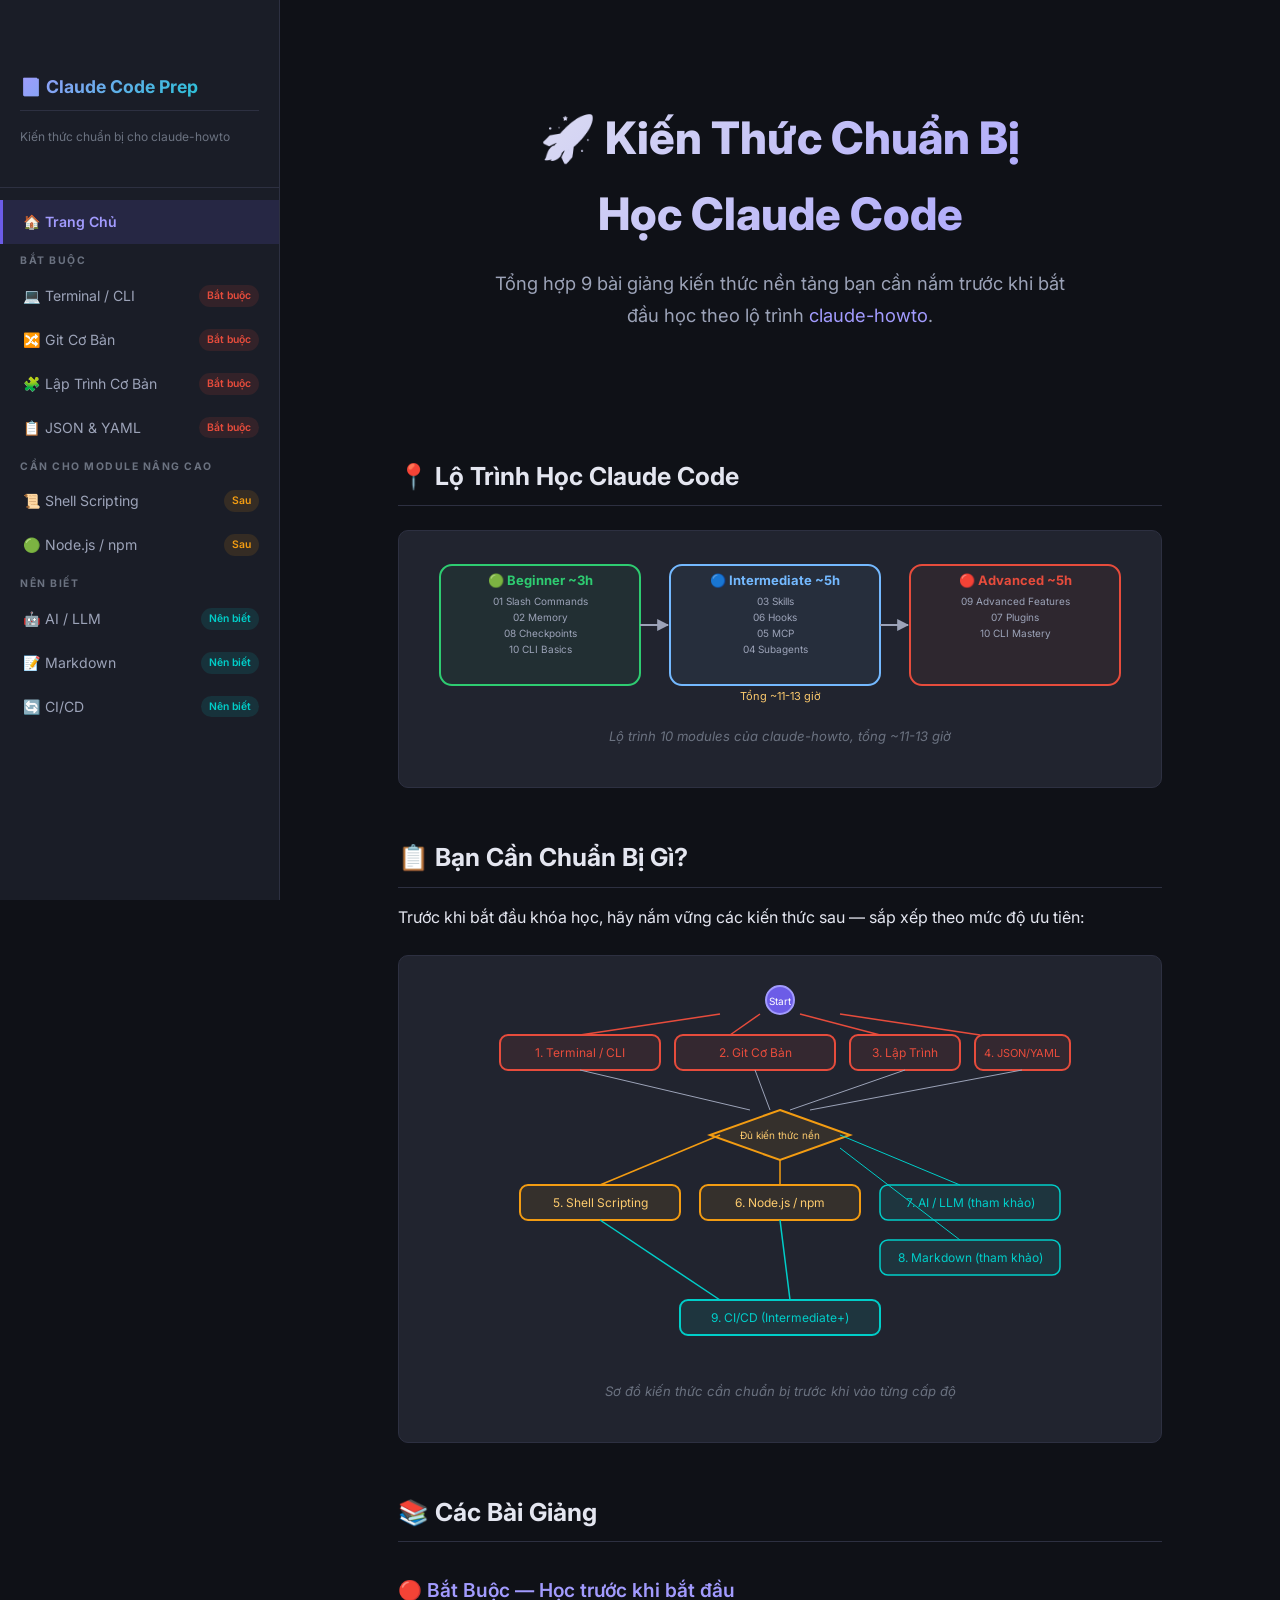
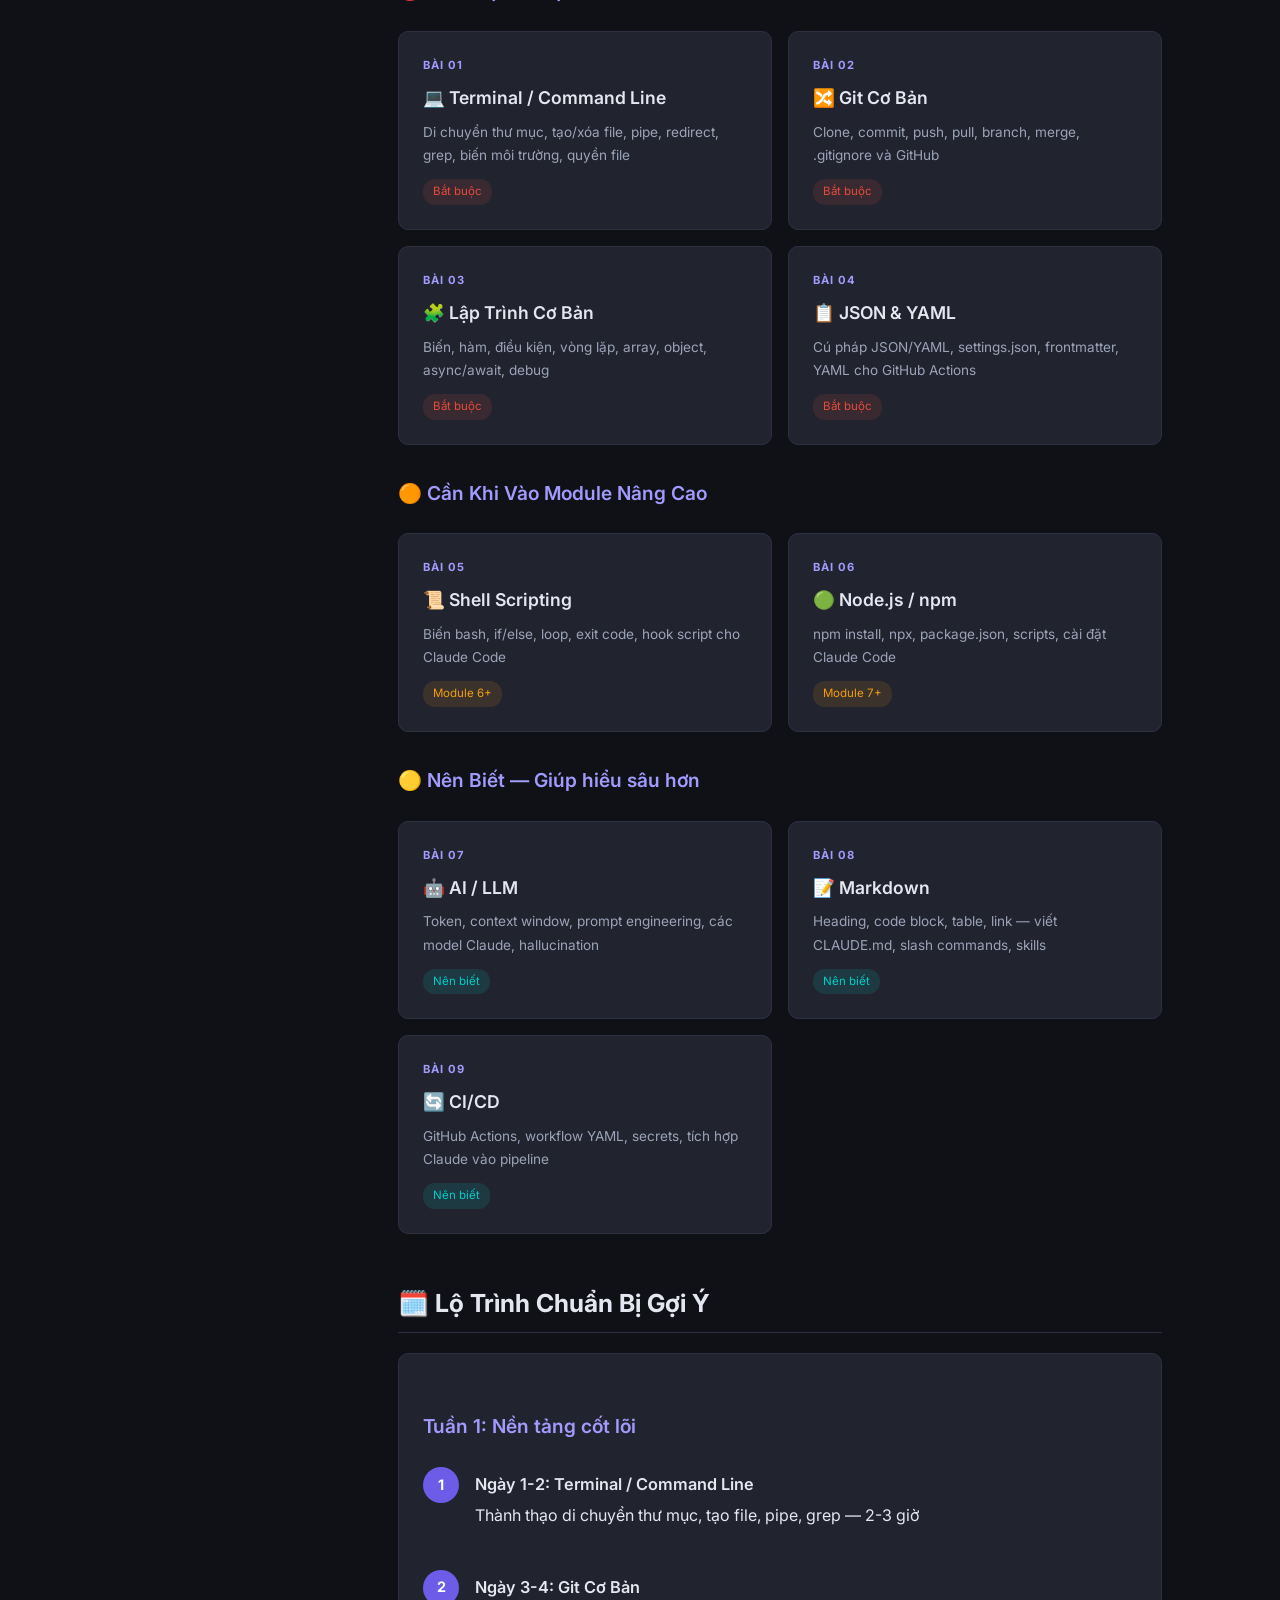
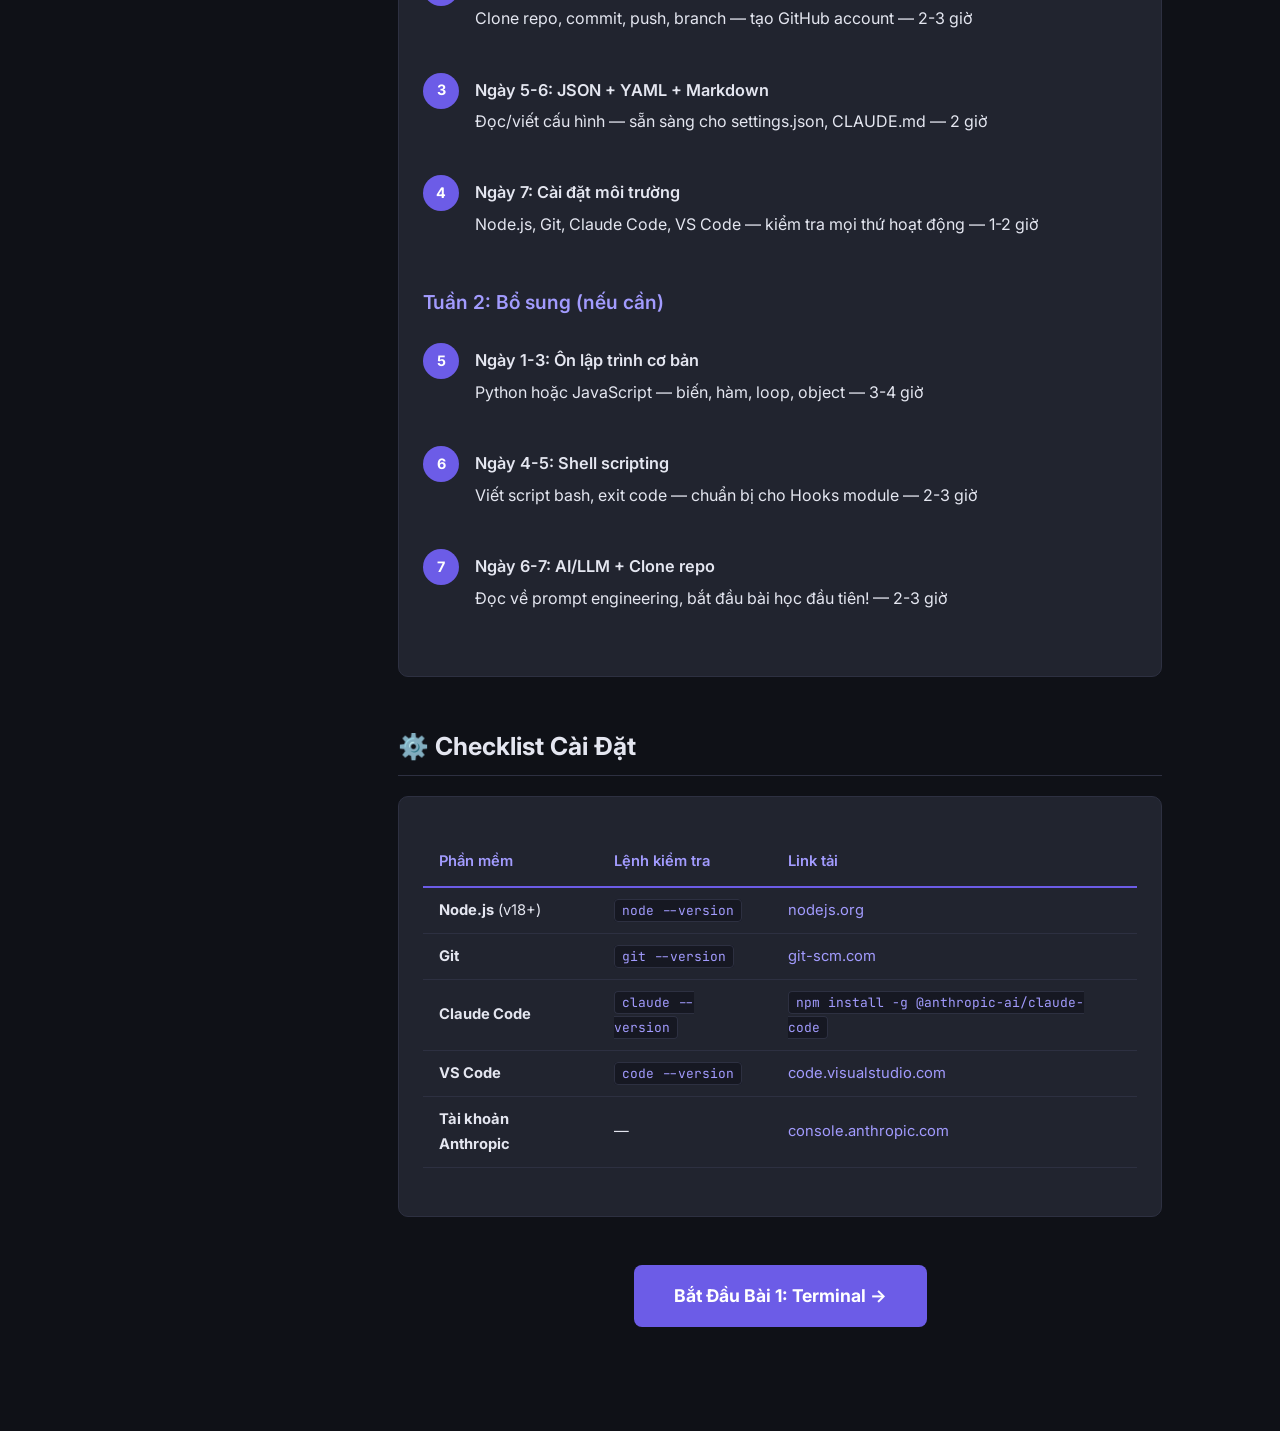
<file: index.html>
<!DOCTYPE html>
<html lang="vi">
<head>
  <meta charset="UTF-8">
  <meta name="viewport" content="width=device-width, initial-scale=1.0">
  <title>Claude Code Prep — Kiến thức chuẩn bị</title>
  <link rel="preconnect" href="https://fonts.googleapis.com">
  <link href="https://fonts.googleapis.com/css2?family=Inter:wght@400;500;600;700;800&family=JetBrains+Mono:wght@400;500;600&display=swap" rel="stylesheet">
  <link rel="stylesheet" href="css/style.css">
</head>
<body>
  <button class="hamburger" aria-label="Menu">☰</button>

  <div class="layout">
    <!-- Sidebar -->
    <aside class="sidebar" id="sidebar">
      <div class="sidebar-header">
        <h2>📘 Claude Code Prep</h2>
        <p>Kiến thức chuẩn bị cho claude-howto</p>
      </div>
      <nav class="sidebar-nav">
        <a class="nav-link active" href="index.html">🏠 Trang Chủ</a>
        <div class="nav-section">BẮT BUỘC</div>
        <a class="nav-link" href="01-terminal.html">💻 Terminal / CLI <span class="badge badge-required">Bắt buộc</span></a>
        <a class="nav-link" href="02-git.html">🔀 Git Cơ Bản <span class="badge badge-required">Bắt buộc</span></a>
        <a class="nav-link" href="03-programming.html">🧩 Lập Trình Cơ Bản <span class="badge badge-required">Bắt buộc</span></a>
        <a class="nav-link" href="04-json-yaml.html">📋 JSON & YAML <span class="badge badge-required">Bắt buộc</span></a>
        <div class="nav-section">CẦN CHO MODULE NÂNG CAO</div>
        <a class="nav-link" href="05-shell.html">📜 Shell Scripting <span class="badge badge-later">Sau</span></a>
        <a class="nav-link" href="06-nodejs.html">🟢 Node.js / npm <span class="badge badge-later">Sau</span></a>
        <div class="nav-section">NÊN BIẾT</div>
        <a class="nav-link" href="07-ai-llm.html">🤖 AI / LLM <span class="badge badge-optional">Nên biết</span></a>
        <a class="nav-link" href="08-markdown.html">📝 Markdown <span class="badge badge-optional">Nên biết</span></a>
        <a class="nav-link" href="09-cicd.html">🔄 CI/CD <span class="badge badge-optional">Nên biết</span></a>
      </nav>
    </aside>

    <!-- Main Content -->
    <main class="main">
      <div class="content">
        <!-- Hero -->
        <div class="hero">
          <h1>🚀 Kiến Thức Chuẩn Bị<br>Học Claude Code</h1>
          <p class="subtitle">Tổng hợp 9 bài giảng kiến thức nền tảng bạn cần nắm trước khi bắt đầu
            học theo lộ trình <a href="https://github.com/luongnv89/claude-howto" target="_blank">claude-howto</a>.</p>
        </div>

        <!-- Roadmap Diagram -->
        <h2>📍 Lộ Trình Học Claude Code</h2>
        <div class="diagram-container">
          <svg viewBox="0 0 700 150" xmlns="http://www.w3.org/2000/svg" style="max-width:700px;width:100%;height:auto">
            <defs><marker id="ia" viewBox="0 0 10 10" refX="9" refY="5" markerWidth="6" markerHeight="6" orient="auto"><path d="M 0 0 L 10 5 L 0 10 z" fill="#9ca3b8"/></marker></defs>
            <!-- Beginner -->
            <rect x="10" y="10" width="200" height="120" rx="12" fill="#2ecc7110" stroke="#2ecc71" stroke-width="2"/>
            <text x="110" y="30" text-anchor="middle" fill="#2ecc71" font-size="13" font-weight="700">🟢 Beginner ~3h</text>
            <text x="110" y="50" text-anchor="middle" fill="#9ca3b8" font-size="10">01 Slash Commands</text>
            <text x="110" y="66" text-anchor="middle" fill="#9ca3b8" font-size="10">02 Memory</text>
            <text x="110" y="82" text-anchor="middle" fill="#9ca3b8" font-size="10">08 Checkpoints</text>
            <text x="110" y="98" text-anchor="middle" fill="#9ca3b8" font-size="10">10 CLI Basics</text>
            <!-- Arrow -->
            <line x1="210" y1="70" x2="238" y2="70" stroke="#9ca3b8" stroke-width="2" marker-end="url(#ia)"/>
            <!-- Intermediate -->
            <rect x="240" y="10" width="210" height="120" rx="12" fill="#74b9ff10" stroke="#74b9ff" stroke-width="2"/>
            <text x="345" y="30" text-anchor="middle" fill="#74b9ff" font-size="13" font-weight="700">🔵 Intermediate ~5h</text>
            <text x="345" y="50" text-anchor="middle" fill="#9ca3b8" font-size="10">03 Skills</text>
            <text x="345" y="66" text-anchor="middle" fill="#9ca3b8" font-size="10">06 Hooks</text>
            <text x="345" y="82" text-anchor="middle" fill="#9ca3b8" font-size="10">05 MCP</text>
            <text x="345" y="98" text-anchor="middle" fill="#9ca3b8" font-size="10">04 Subagents</text>
            <!-- Arrow -->
            <line x1="450" y1="70" x2="478" y2="70" stroke="#9ca3b8" stroke-width="2" marker-end="url(#ia)"/>
            <!-- Advanced -->
            <rect x="480" y="10" width="210" height="120" rx="12" fill="#e74c3c10" stroke="#e74c3c" stroke-width="2"/>
            <text x="585" y="30" text-anchor="middle" fill="#e74c3c" font-size="13" font-weight="700">🔴 Advanced ~5h</text>
            <text x="585" y="50" text-anchor="middle" fill="#9ca3b8" font-size="10">09 Advanced Features</text>
            <text x="585" y="66" text-anchor="middle" fill="#9ca3b8" font-size="10">07 Plugins</text>
            <text x="585" y="82" text-anchor="middle" fill="#9ca3b8" font-size="10">10 CLI Mastery</text>
            <text x="350" y="145" text-anchor="middle" fill="#fdcb6e" font-size="11">Tổng ~11-13 giờ</text>
          </svg>
          <p class="caption">Lộ trình 10 modules của claude-howto, tổng ~11-13 giờ</p>
        </div>

        <!-- Prerequisites Overview -->
        <h2>📋 Bạn Cần Chuẩn Bị Gì?</h2>
        <p>Trước khi bắt đầu khóa học, hãy nắm vững các kiến thức sau — sắp xếp theo mức độ ưu tiên:</p>

        <div class="diagram-container">
          <svg viewBox="0 0 600 380" xmlns="http://www.w3.org/2000/svg" style="max-width:600px;width:100%;height:auto">
            <defs><marker id="ib" viewBox="0 0 10 10" refX="9" refY="5" markerWidth="6" markerHeight="6" orient="auto"><path d="M 0 0 L 10 5 L 0 10 z" fill="#9ca3b8"/></marker></defs>
            <!-- Start -->
            <circle cx="300" cy="20" r="14" fill="#6c5ce7" stroke="#a29bfe" stroke-width="2"/>
            <text x="300" y="25" text-anchor="middle" fill="#fff" font-size="10">Start</text>
            <!-- Core 4 -->
            <line x1="240" y1="34" x2="100" y2="55" stroke="#e74c3c" stroke-width="1.5"/>
            <line x1="280" y1="34" x2="250" y2="55" stroke="#e74c3c" stroke-width="1.5"/>
            <line x1="320" y1="34" x2="400" y2="55" stroke="#e74c3c" stroke-width="1.5"/>
            <line x1="360" y1="34" x2="500" y2="55" stroke="#e74c3c" stroke-width="1.5"/>
            <rect x="20" y="55" width="160" height="35" rx="8" fill="#e74c3c18" stroke="#e74c3c" stroke-width="2"/>
            <text x="100" y="77" text-anchor="middle" fill="#e74c3c" font-size="12">1. Terminal / CLI</text>
            <rect x="195" y="55" width="160" height="35" rx="8" fill="#e74c3c18" stroke="#e74c3c" stroke-width="2"/>
            <text x="275" y="77" text-anchor="middle" fill="#e74c3c" font-size="12">2. Git Cơ Bản</text>
            <rect x="370" y="55" width="110" height="35" rx="8" fill="#e74c3c18" stroke="#e74c3c" stroke-width="2"/>
            <text x="425" y="77" text-anchor="middle" fill="#e74c3c" font-size="12">3. Lập Trình</text>
            <rect x="495" y="55" width="95" height="35" rx="8" fill="#e74c3c18" stroke="#e74c3c" stroke-width="2"/>
            <text x="542" y="77" text-anchor="middle" fill="#e74c3c" font-size="11">4. JSON/YAML</text>
            <!-- Converge -->
            <line x1="100" y1="90" x2="270" y2="130" stroke="#9ca3b8" stroke-width="1"/>
            <line x1="275" y1="90" x2="290" y2="130" stroke="#9ca3b8" stroke-width="1"/>
            <line x1="425" y1="90" x2="310" y2="130" stroke="#9ca3b8" stroke-width="1"/>
            <line x1="542" y1="90" x2="330" y2="130" stroke="#9ca3b8" stroke-width="1"/>
            <!-- Diamond -->
            <polygon points="300,130 370,155 300,180 230,155" fill="#f39c1218" stroke="#f39c12" stroke-width="2"/>
            <text x="300" y="159" text-anchor="middle" fill="#fdcb6e" font-size="10">Đủ kiến thức nền</text>
            <!-- Intermediate -->
            <line x1="240" y1="155" x2="120" y2="205" stroke="#f39c12" stroke-width="1.5"/>
            <line x1="300" y1="180" x2="300" y2="205" stroke="#f39c12" stroke-width="1.5"/>
            <rect x="40" y="205" width="160" height="35" rx="8" fill="#f39c1218" stroke="#f39c12" stroke-width="2"/>
            <text x="120" y="227" text-anchor="middle" fill="#fdcb6e" font-size="12">5. Shell Scripting</text>
            <rect x="220" y="205" width="160" height="35" rx="8" fill="#f39c1218" stroke="#f39c12" stroke-width="2"/>
            <text x="300" y="227" text-anchor="middle" fill="#fdcb6e" font-size="12">6. Node.js / npm</text>
            <!-- Reference -->
            <line x1="360" y1="155" x2="480" y2="205" stroke="#00cec9" stroke-width="1"/>
            <line x1="360" y1="168" x2="480" y2="260" stroke="#00cec9" stroke-width="1"/>
            <rect x="400" y="205" width="180" height="35" rx="8" fill="#00cec918" stroke="#00cec9" stroke-width="1.5"/>
            <text x="490" y="227" text-anchor="middle" fill="#00cec9" font-size="12">7. AI / LLM (tham khảo)</text>
            <rect x="400" y="260" width="180" height="35" rx="8" fill="#00cec918" stroke="#00cec9" stroke-width="1.5"/>
            <text x="490" y="282" text-anchor="middle" fill="#00cec9" font-size="12">8. Markdown (tham khảo)</text>
            <!-- CI/CD -->
            <line x1="120" y1="240" x2="240" y2="320" stroke="#00cec9" stroke-width="1.5"/>
            <line x1="300" y1="240" x2="310" y2="320" stroke="#00cec9" stroke-width="1.5"/>
            <rect x="200" y="320" width="200" height="35" rx="8" fill="#00cec918" stroke="#00cec9" stroke-width="2"/>
            <text x="300" y="342" text-anchor="middle" fill="#00cec9" font-size="12">9. CI/CD (Intermediate+)</text>
          </svg>
          <p class="caption">Sơ đồ kiến thức cần chuẩn bị trước khi vào từng cấp độ</p>
        </div>

        <!-- Module Cards -->
        <h2>📚 Các Bài Giảng</h2>

        <h3>🔴 Bắt Buộc — Học trước khi bắt đầu</h3>
        <div class="module-grid">
          <a class="module-card" href="01-terminal.html">
            <div class="num">Bài 01</div>
            <h3>💻 Terminal / Command Line</h3>
            <p>Di chuyển thư mục, tạo/xóa file, pipe, redirect, grep, biến môi trường, quyền file</p>
            <span class="tag badge-required">Bắt buộc</span>
          </a>
          <a class="module-card" href="02-git.html">
            <div class="num">Bài 02</div>
            <h3>🔀 Git Cơ Bản</h3>
            <p>Clone, commit, push, pull, branch, merge, .gitignore và GitHub</p>
            <span class="tag badge-required">Bắt buộc</span>
          </a>
          <a class="module-card" href="03-programming.html">
            <div class="num">Bài 03</div>
            <h3>🧩 Lập Trình Cơ Bản</h3>
            <p>Biến, hàm, điều kiện, vòng lặp, array, object, async/await, debug</p>
            <span class="tag badge-required">Bắt buộc</span>
          </a>
          <a class="module-card" href="04-json-yaml.html">
            <div class="num">Bài 04</div>
            <h3>📋 JSON & YAML</h3>
            <p>Cú pháp JSON/YAML, settings.json, frontmatter, YAML cho GitHub Actions</p>
            <span class="tag badge-required">Bắt buộc</span>
          </a>
        </div>

        <h3>🟠 Cần Khi Vào Module Nâng Cao</h3>
        <div class="module-grid">
          <a class="module-card" href="05-shell.html">
            <div class="num">Bài 05</div>
            <h3>📜 Shell Scripting</h3>
            <p>Biến bash, if/else, loop, exit code, hook script cho Claude Code</p>
            <span class="tag badge-later">Module 6+</span>
          </a>
          <a class="module-card" href="06-nodejs.html">
            <div class="num">Bài 06</div>
            <h3>🟢 Node.js / npm</h3>
            <p>npm install, npx, package.json, scripts, cài đặt Claude Code</p>
            <span class="tag badge-later">Module 7+</span>
          </a>
        </div>

        <h3>🟡 Nên Biết — Giúp hiểu sâu hơn</h3>
        <div class="module-grid">
          <a class="module-card" href="07-ai-llm.html">
            <div class="num">Bài 07</div>
            <h3>🤖 AI / LLM</h3>
            <p>Token, context window, prompt engineering, các model Claude, hallucination</p>
            <span class="tag badge-optional">Nên biết</span>
          </a>
          <a class="module-card" href="08-markdown.html">
            <div class="num">Bài 08</div>
            <h3>📝 Markdown</h3>
            <p>Heading, code block, table, link — viết CLAUDE.md, slash commands, skills</p>
            <span class="tag badge-optional">Nên biết</span>
          </a>
          <a class="module-card" href="09-cicd.html">
            <div class="num">Bài 09</div>
            <h3>🔄 CI/CD</h3>
            <p>GitHub Actions, workflow YAML, secrets, tích hợp Claude vào pipeline</p>
            <span class="tag badge-optional">Nên biết</span>
          </a>
        </div>

        <!-- Timeline -->
        <h2>🗓️ Lộ Trình Chuẩn Bị Gợi Ý</h2>
        <div class="card">
          <h3>Tuần 1: Nền tảng cốt lõi</h3>
          <ul class="steps">
            <li class="step">
              <div class="step-num">1</div>
              <div class="step-content">
                <h4>Ngày 1-2: Terminal / Command Line</h4>
                <p>Thành thạo di chuyển thư mục, tạo file, pipe, grep — 2-3 giờ</p>
              </div>
            </li>
            <li class="step">
              <div class="step-num">2</div>
              <div class="step-content">
                <h4>Ngày 3-4: Git Cơ Bản</h4>
                <p>Clone repo, commit, push, branch — tạo GitHub account — 2-3 giờ</p>
              </div>
            </li>
            <li class="step">
              <div class="step-num">3</div>
              <div class="step-content">
                <h4>Ngày 5-6: JSON + YAML + Markdown</h4>
                <p>Đọc/viết cấu hình — sẵn sàng cho settings.json, CLAUDE.md — 2 giờ</p>
              </div>
            </li>
            <li class="step">
              <div class="step-num">4</div>
              <div class="step-content">
                <h4>Ngày 7: Cài đặt môi trường</h4>
                <p>Node.js, Git, Claude Code, VS Code — kiểm tra mọi thứ hoạt động — 1-2 giờ</p>
              </div>
            </li>
          </ul>

          <h3>Tuần 2: Bổ sung (nếu cần)</h3>
          <ul class="steps">
            <li class="step">
              <div class="step-num">5</div>
              <div class="step-content">
                <h4>Ngày 1-3: Ôn lập trình cơ bản</h4>
                <p>Python hoặc JavaScript — biến, hàm, loop, object — 3-4 giờ</p>
              </div>
            </li>
            <li class="step">
              <div class="step-num">6</div>
              <div class="step-content">
                <h4>Ngày 4-5: Shell scripting</h4>
                <p>Viết script bash, exit code — chuẩn bị cho Hooks module — 2-3 giờ</p>
              </div>
            </li>
            <li class="step">
              <div class="step-num">7</div>
              <div class="step-content">
                <h4>Ngày 6-7: AI/LLM + Clone repo</h4>
                <p>Đọc về prompt engineering, bắt đầu bài học đầu tiên! — 2-3 giờ</p>
              </div>
            </li>
          </ul>
        </div>

        <!-- Installation Checklist -->
        <h2>⚙️ Checklist Cài Đặt</h2>
        <div class="card">
          <table>
            <thead>
              <tr>
                <th>Phần mềm</th>
                <th>Lệnh kiểm tra</th>
                <th>Link tải</th>
              </tr>
            </thead>
            <tbody>
              <tr>
                <td><strong>Node.js</strong> (v18+)</td>
                <td><code>node --version</code></td>
                <td><a href="https://nodejs.org/" target="_blank">nodejs.org</a></td>
              </tr>
              <tr>
                <td><strong>Git</strong></td>
                <td><code>git --version</code></td>
                <td><a href="https://git-scm.com/downloads" target="_blank">git-scm.com</a></td>
              </tr>
              <tr>
                <td><strong>Claude Code</strong></td>
                <td><code>claude --version</code></td>
                <td><code>npm install -g @anthropic-ai/claude-code</code></td>
              </tr>
              <tr>
                <td><strong>VS Code</strong></td>
                <td><code>code --version</code></td>
                <td><a href="https://code.visualstudio.com/" target="_blank">code.visualstudio.com</a></td>
              </tr>
              <tr>
                <td><strong>Tài khoản Anthropic</strong></td>
                <td>—</td>
                <td><a href="https://console.anthropic.com/" target="_blank">console.anthropic.com</a></td>
              </tr>
            </tbody>
          </table>
        </div>

        <!-- Start button -->
        <div style="text-align:center; margin: 48px 0 24px;">
          <a href="01-terminal.html" style="display:inline-block; padding:16px 40px; background:var(--accent); color:white; border-radius:8px; font-weight:700; font-size:1.1rem; transition:all 0.25s;">
            Bắt Đầu Bài 1: Terminal →
          </a>
        </div>

      </div>
    </main>
  </div>

  <script src="js/app.js"></script>
</body>
</html>
</file>
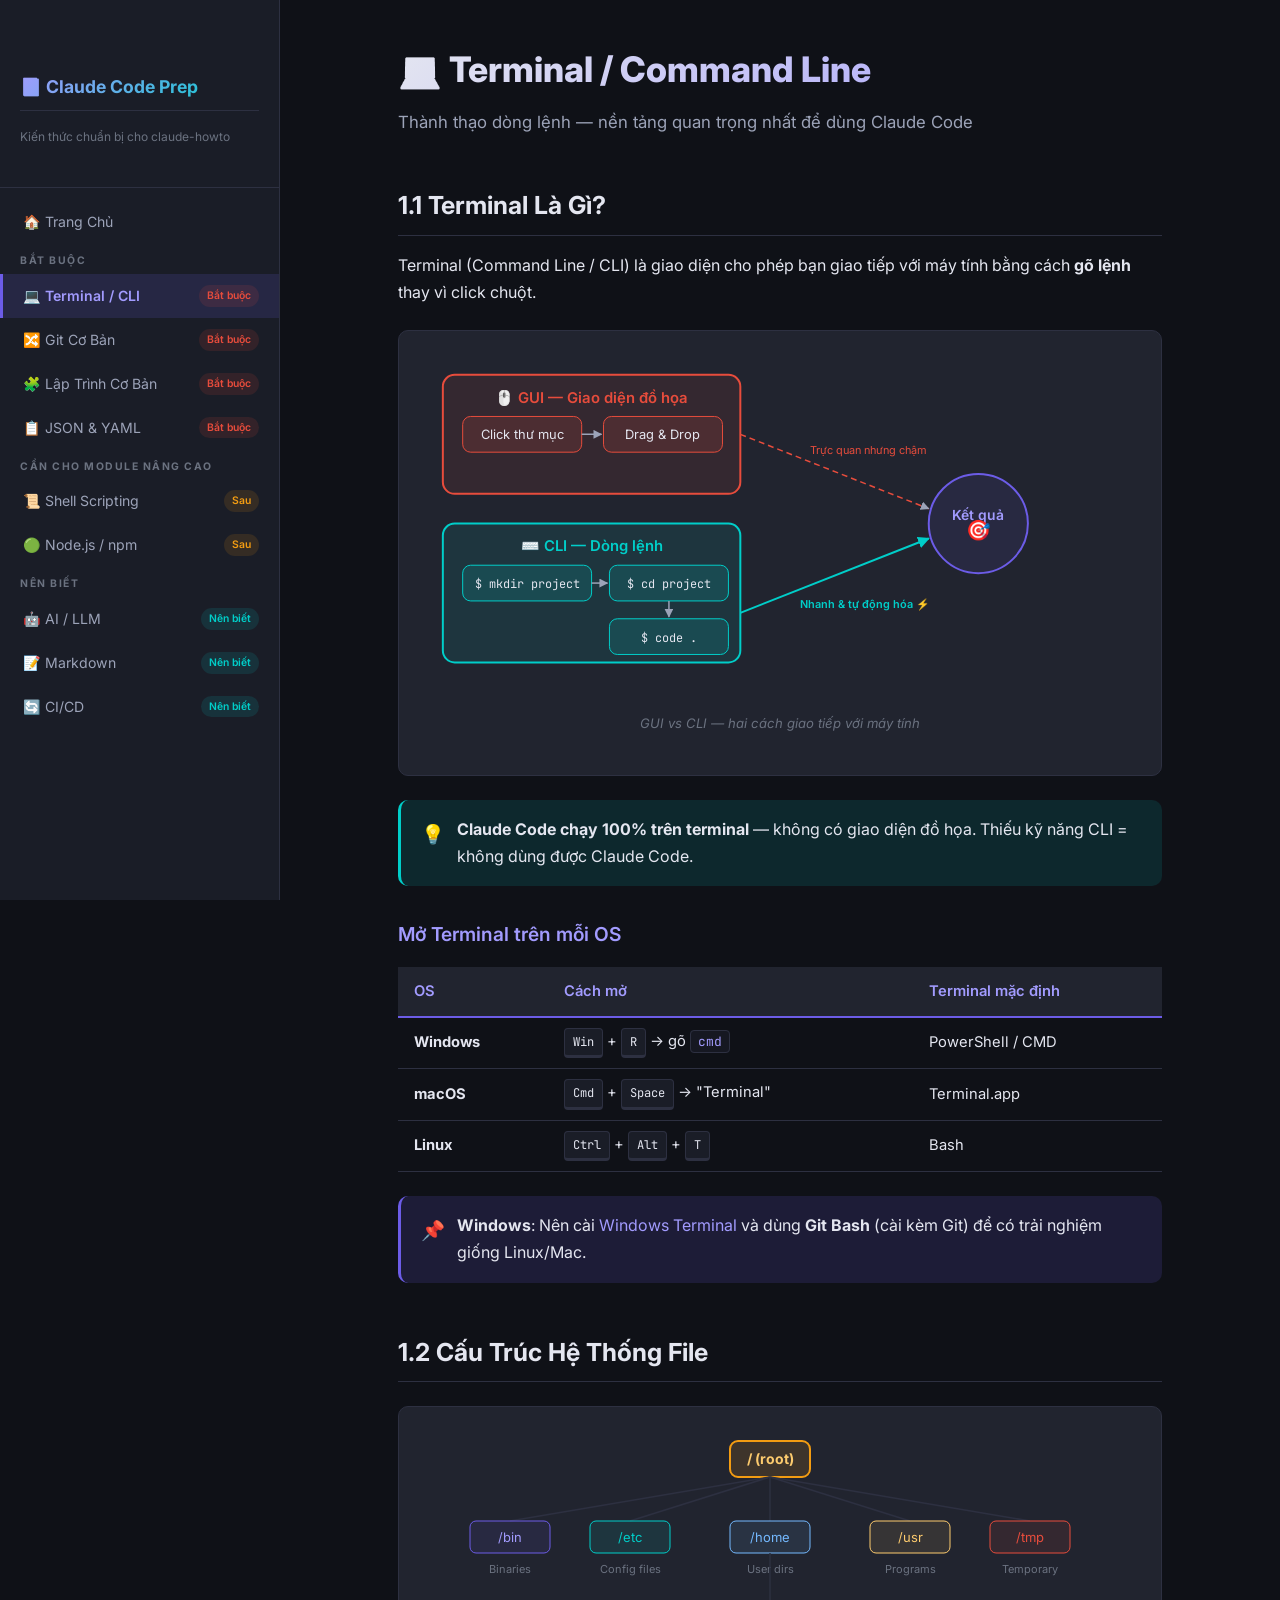
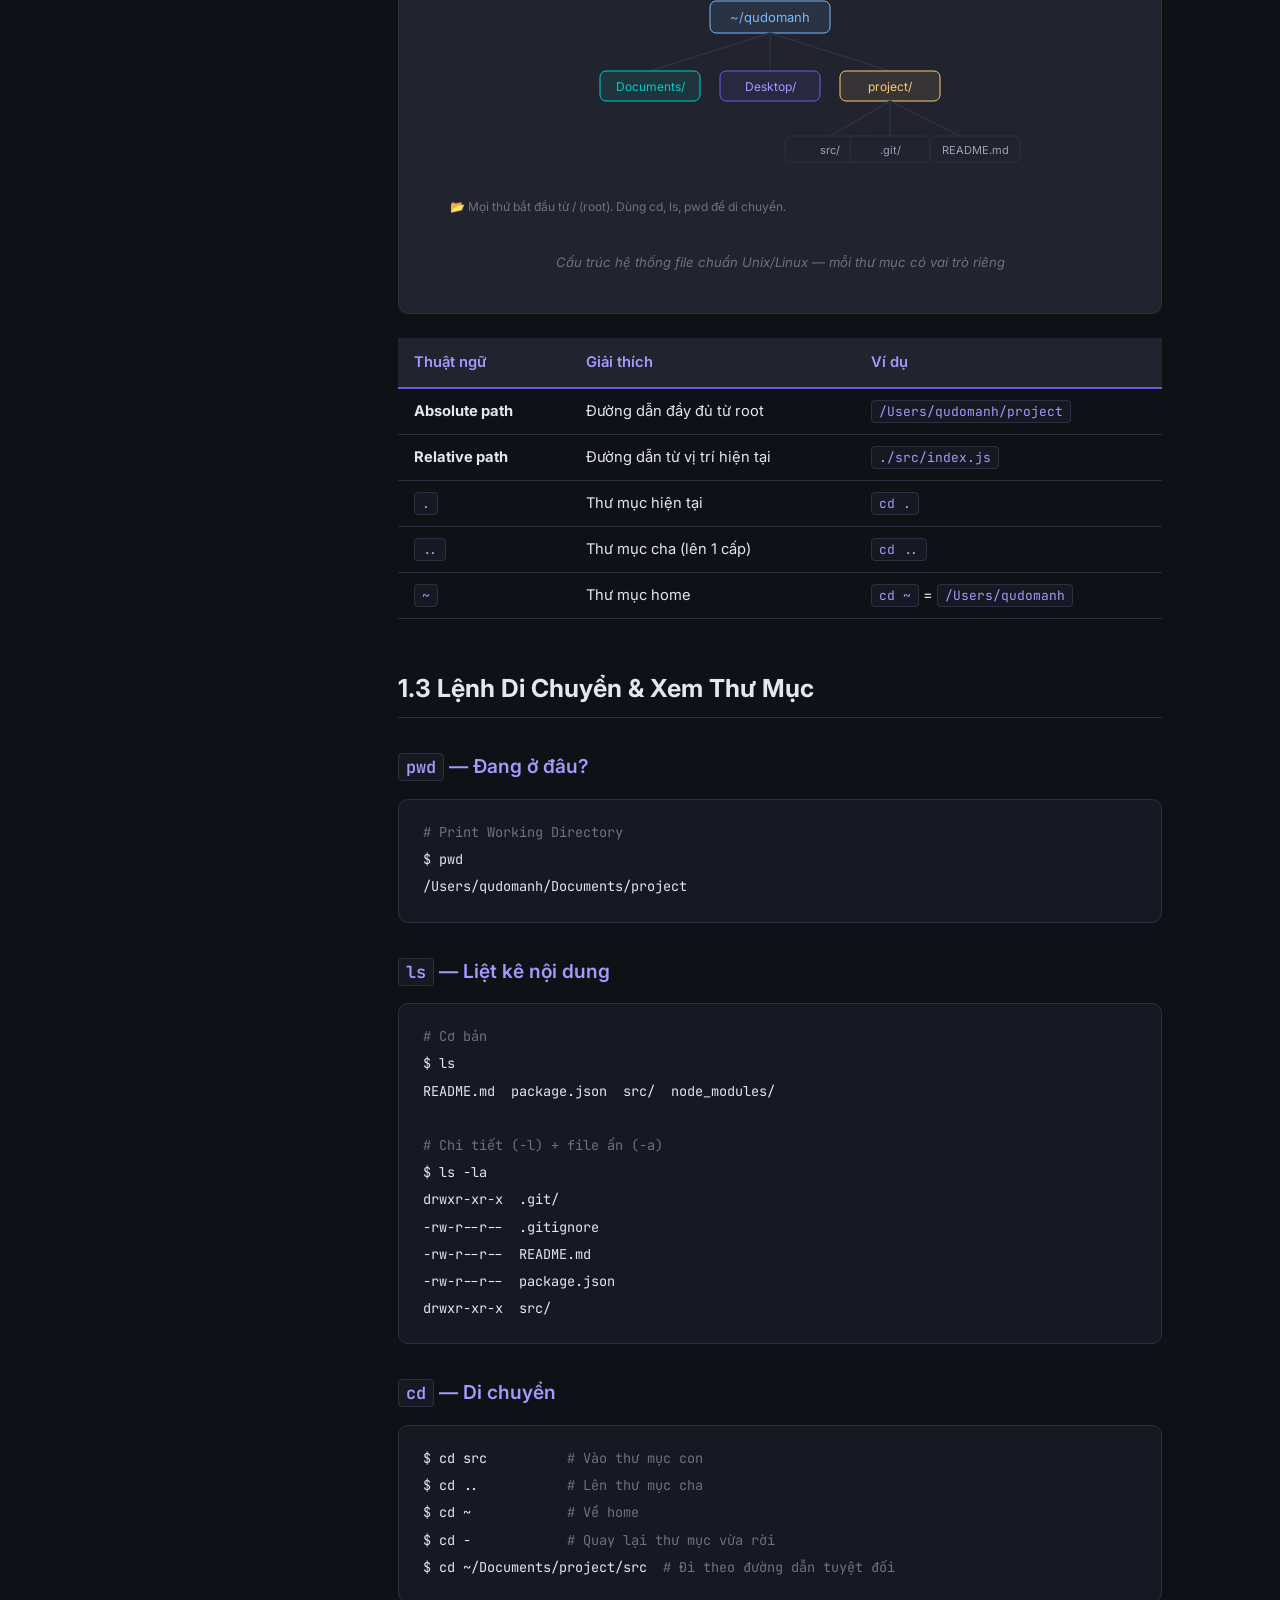
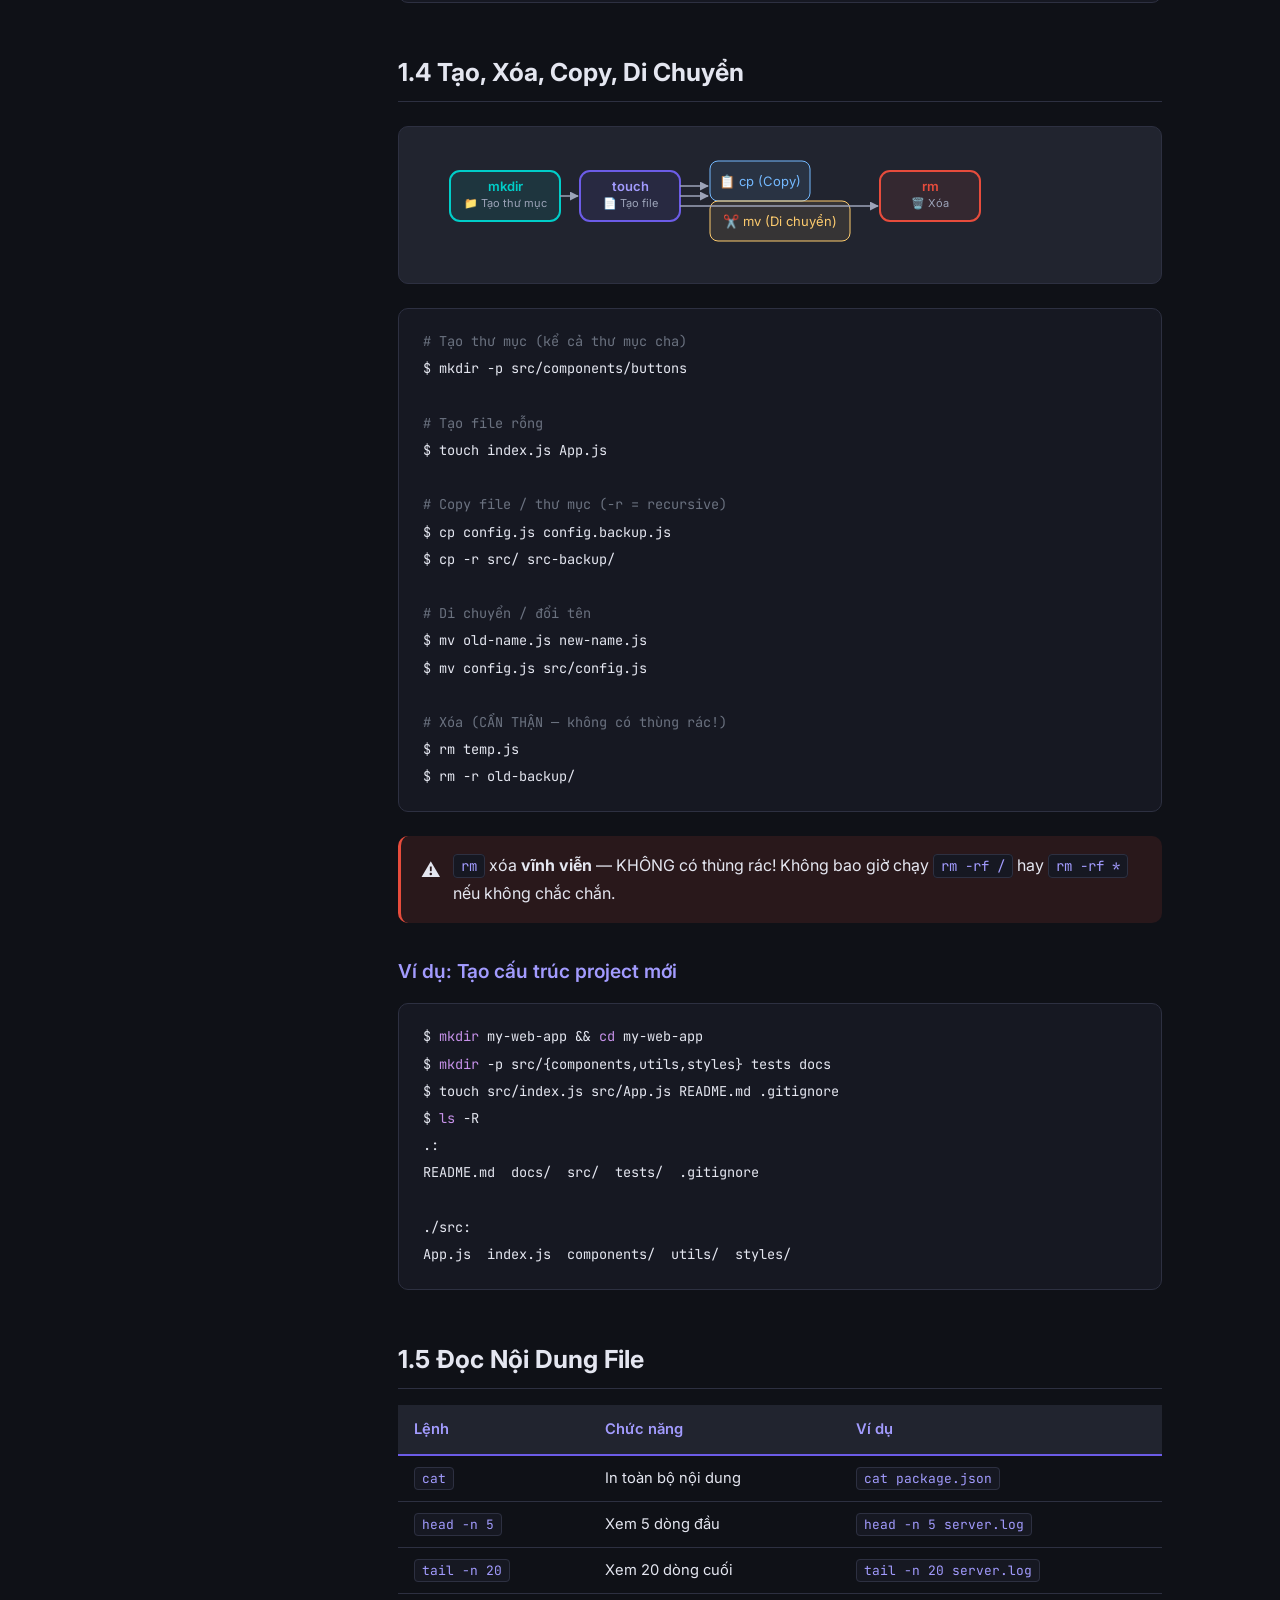
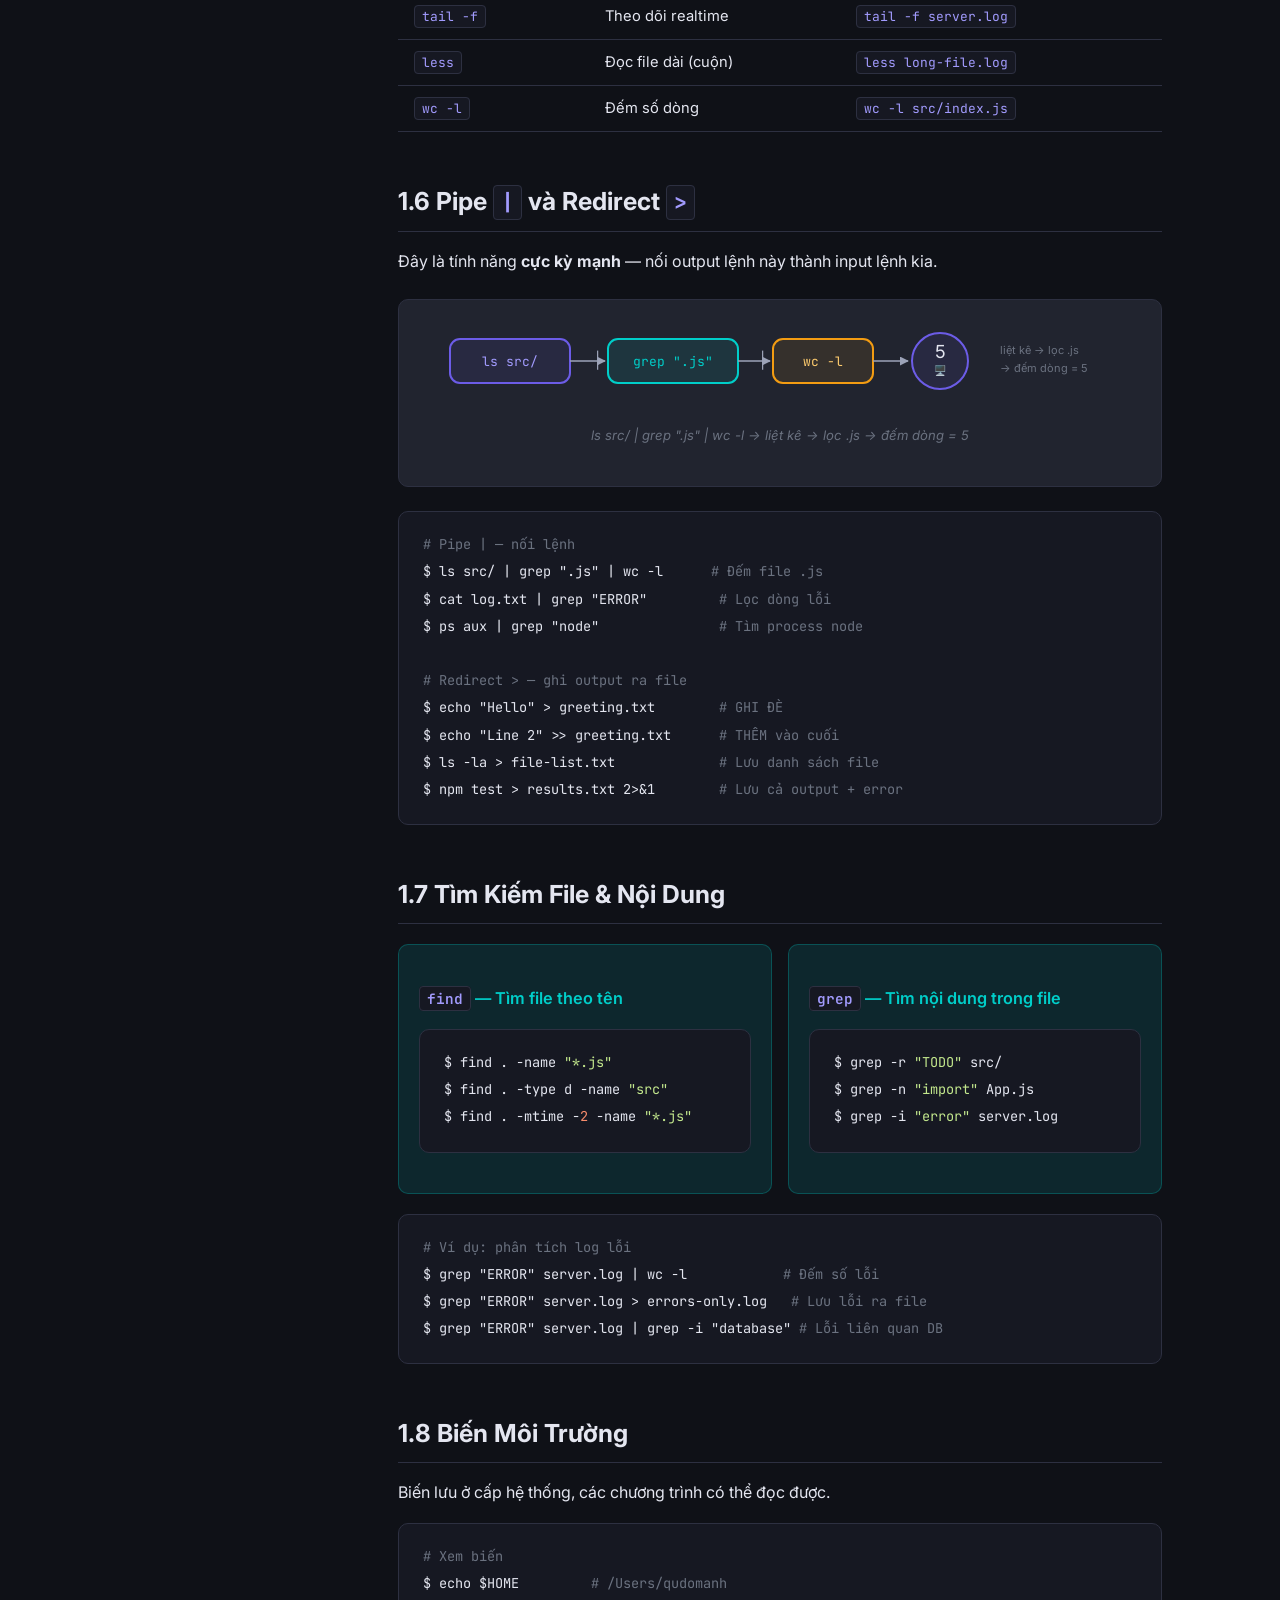
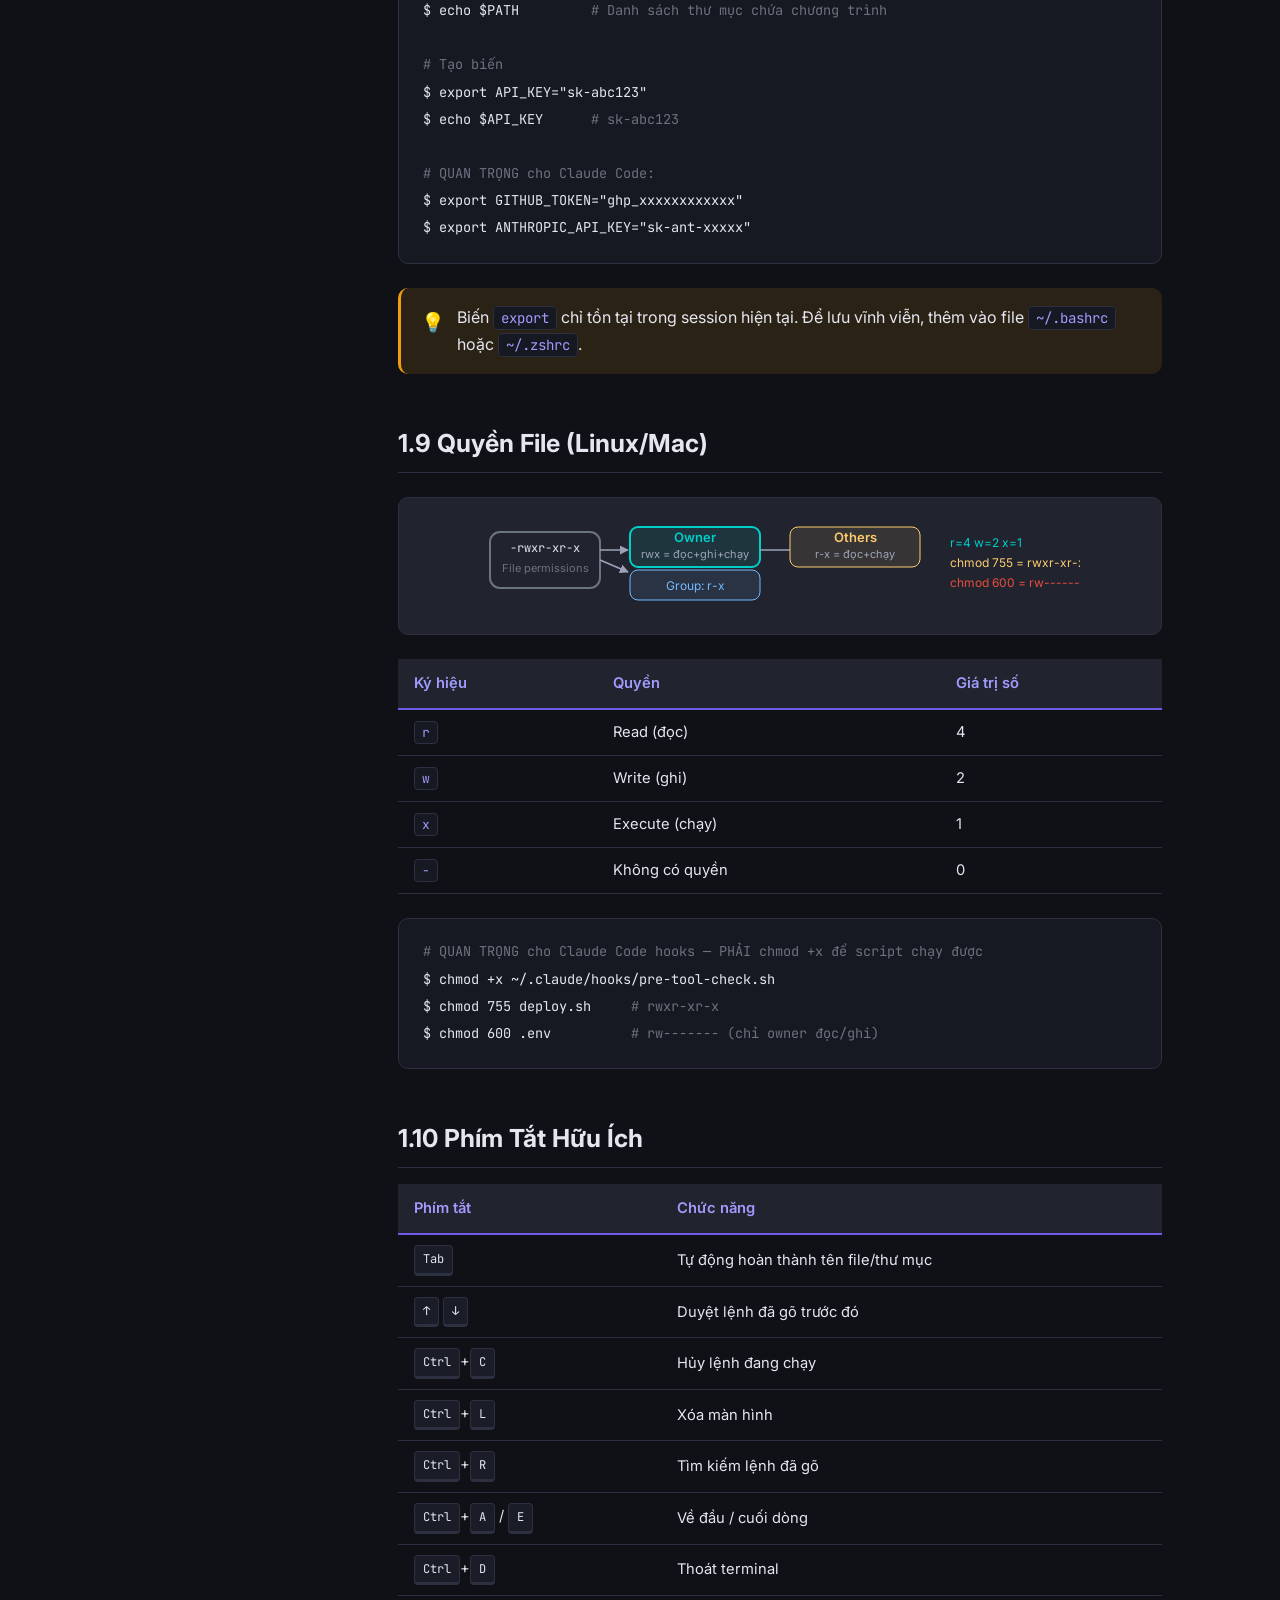
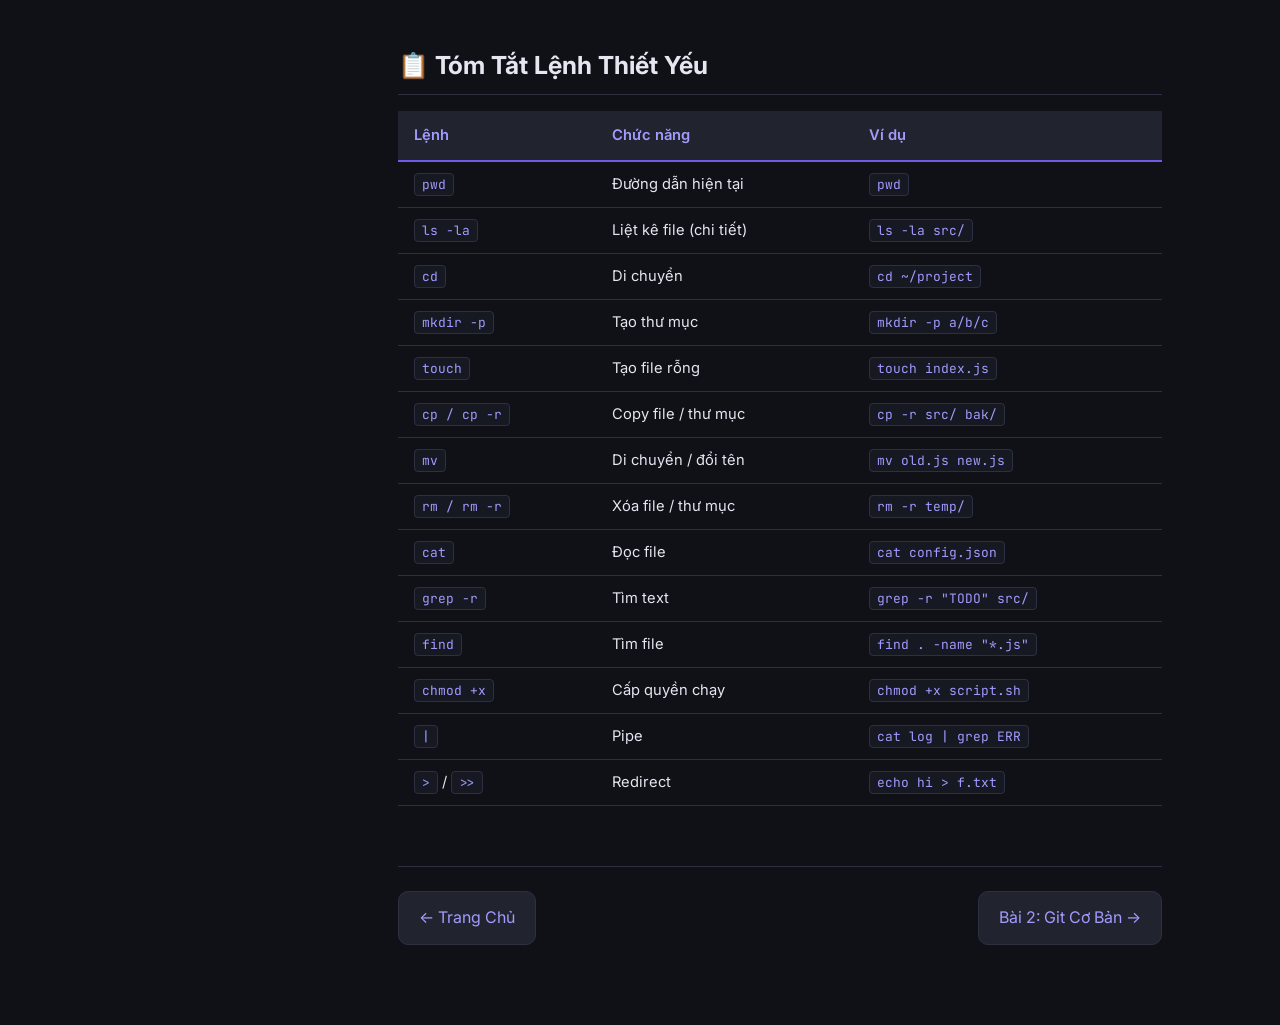
<file: 01-terminal.html>
<!DOCTYPE html>
<html lang="vi">
<head>
  <meta charset="UTF-8">
  <meta name="viewport" content="width=device-width, initial-scale=1.0">
  <title>Bài 1: Terminal / Command Line — Claude Code Prep</title>
  <link href="https://fonts.googleapis.com/css2?family=Inter:wght@400;500;600;700;800&family=JetBrains+Mono:wght@400;500;600&display=swap" rel="stylesheet">
  <link rel="stylesheet" href="css/style.css">
</head>
<body>
  <button class="hamburger" aria-label="Menu">☰</button>
  <div class="layout">
    <aside class="sidebar" id="sidebar">
      <div class="sidebar-header">
        <h2>📘 Claude Code Prep</h2>
        <p>Kiến thức chuẩn bị cho claude-howto</p>
      </div>
      <nav class="sidebar-nav">
        <a class="nav-link" href="index.html">🏠 Trang Chủ</a>
        <div class="nav-section">BẮT BUỘC</div>
        <a class="nav-link active" href="01-terminal.html">💻 Terminal / CLI <span class="badge badge-required">Bắt buộc</span></a>
        <a class="nav-link" href="02-git.html">🔀 Git Cơ Bản <span class="badge badge-required">Bắt buộc</span></a>
        <a class="nav-link" href="03-programming.html">🧩 Lập Trình Cơ Bản <span class="badge badge-required">Bắt buộc</span></a>
        <a class="nav-link" href="04-json-yaml.html">📋 JSON & YAML <span class="badge badge-required">Bắt buộc</span></a>
        <div class="nav-section">CẦN CHO MODULE NÂNG CAO</div>
        <a class="nav-link" href="05-shell.html">📜 Shell Scripting <span class="badge badge-later">Sau</span></a>
        <a class="nav-link" href="06-nodejs.html">🟢 Node.js / npm <span class="badge badge-later">Sau</span></a>
        <div class="nav-section">NÊN BIẾT</div>
        <a class="nav-link" href="07-ai-llm.html">🤖 AI / LLM <span class="badge badge-optional">Nên biết</span></a>
        <a class="nav-link" href="08-markdown.html">📝 Markdown <span class="badge badge-optional">Nên biết</span></a>
        <a class="nav-link" href="09-cicd.html">🔄 CI/CD <span class="badge badge-optional">Nên biết</span></a>
      </nav>
    </aside>

    <main class="main">
      <div class="content">
        <h1>💻 Terminal / Command Line</h1>
        <p class="subtitle">Thành thạo dòng lệnh — nền tảng quan trọng nhất để dùng Claude Code</p>

        <!-- ============ 1.1 Terminal La Gi ============ -->
        <h2 id="what">1.1 Terminal Là Gì?</h2>
        <p>Terminal (Command Line / CLI) là giao diện cho phép bạn giao tiếp với máy tính bằng cách <strong>gõ lệnh</strong> thay vì click chuột.</p>

        <div class="diagram-container">
          <svg viewBox="0 0 720 340" xmlns="http://www.w3.org/2000/svg" style="max-width:720px;width:100%;height:auto">
            <defs>
              <marker id="arrow1" viewBox="0 0 10 10" refX="9" refY="5" markerWidth="6" markerHeight="6" orient="auto-start-reverse"><path d="M 0 0 L 10 5 L 0 10 z" fill="#9ca3b8"/></marker>
              <marker id="arrow1g" viewBox="0 0 10 10" refX="9" refY="5" markerWidth="6" markerHeight="6" orient="auto-start-reverse"><path d="M 0 0 L 10 5 L 0 10 z" fill="#00cec9"/></marker>
            </defs>
            <!-- GUI Box -->
            <rect x="20" y="20" width="300" height="120" rx="12" fill="#e74c3c18" stroke="#e74c3c" stroke-width="2"/>
            <text x="170" y="48" text-anchor="middle" fill="#e74c3c" font-size="15" font-weight="600">🖱️ GUI — Giao diện đồ họa</text>
            <rect x="40" y="62" width="120" height="36" rx="8" fill="#e74c3c22" stroke="#e74c3c"/>
            <text x="100" y="85" text-anchor="middle" fill="#e4e6f0" font-size="13">Click thư mục</text>
            <line x1="160" y1="80" x2="180" y2="80" stroke="#9ca3b8" stroke-width="1.5" marker-end="url(#arrow1)"/>
            <rect x="182" y="62" width="120" height="36" rx="8" fill="#e74c3c22" stroke="#e74c3c"/>
            <text x="242" y="85" text-anchor="middle" fill="#e4e6f0" font-size="13">Drag &amp; Drop</text>
            <!-- CLI Box -->
            <rect x="20" y="170" width="300" height="140" rx="12" fill="#00cec918" stroke="#00cec9" stroke-width="2"/>
            <text x="170" y="198" text-anchor="middle" fill="#00cec9" font-size="15" font-weight="600">⌨️ CLI — Dòng lệnh</text>
            <rect x="40" y="212" width="130" height="36" rx="8" fill="#00cec922" stroke="#00cec9"/>
            <text x="105" y="235" text-anchor="middle" fill="#e4e6f0" font-size="12" font-family="JetBrains Mono,monospace">$ mkdir project</text>
            <line x1="170" y1="230" x2="186" y2="230" stroke="#9ca3b8" stroke-width="1.5" marker-end="url(#arrow1)"/>
            <rect x="188" y="212" width="120" height="36" rx="8" fill="#00cec922" stroke="#00cec9"/>
            <text x="248" y="235" text-anchor="middle" fill="#e4e6f0" font-size="12" font-family="JetBrains Mono,monospace">$ cd project</text>
            <line x1="248" y1="248" x2="248" y2="264" stroke="#9ca3b8" stroke-width="1.5" marker-end="url(#arrow1)"/>
            <rect x="188" y="266" width="120" height="36" rx="8" fill="#00cec922" stroke="#00cec9"/>
            <text x="248" y="289" text-anchor="middle" fill="#e4e6f0" font-size="12" font-family="JetBrains Mono,monospace">$ code .</text>
            <!-- Result -->
            <circle cx="560" cy="170" r="50" fill="#6c5ce718" stroke="#6c5ce7" stroke-width="2"/>
            <text x="560" y="166" text-anchor="middle" fill="#a29bfe" font-size="14" font-weight="600">Kết quả</text>
            <text x="560" y="184" text-anchor="middle" fill="#a29bfe" font-size="20">🎯</text>
            <!-- Arrows to Result -->
            <line x1="320" y1="80" x2="510" y2="155" stroke="#e74c3c" stroke-width="1.5" stroke-dasharray="6,4" marker-end="url(#arrow1)"/>
            <text x="390" y="100" fill="#e74c3c" font-size="11">Trực quan nhưng chậm</text>
            <line x1="320" y1="260" x2="510" y2="185" stroke="#00cec9" stroke-width="2" marker-end="url(#arrow1g)"/>
            <text x="380" y="255" fill="#00cec9" font-size="11" font-weight="600">Nhanh &amp; tự động hóa ⚡</text>
          </svg>
          <p class="caption">GUI vs CLI — hai cách giao tiếp với máy tính</p>
        </div>

        <div class="info-box tip">
          <span class="icon">💡</span>
          <p><strong>Claude Code chạy 100% trên terminal</strong> — không có giao diện đồ họa. Thiếu kỹ năng CLI = không dùng được Claude Code.</p>
        </div>

        <h3>Mở Terminal trên mỗi OS</h3>
        <table>
          <thead><tr><th>OS</th><th>Cách mở</th><th>Terminal mặc định</th></tr></thead>
          <tbody>
            <tr><td><strong>Windows</strong></td><td><kbd>Win</kbd> + <kbd>R</kbd> → gõ <code>cmd</code></td><td>PowerShell / CMD</td></tr>
            <tr><td><strong>macOS</strong></td><td><kbd>Cmd</kbd> + <kbd>Space</kbd> → "Terminal"</td><td>Terminal.app</td></tr>
            <tr><td><strong>Linux</strong></td><td><kbd>Ctrl</kbd> + <kbd>Alt</kbd> + <kbd>T</kbd></td><td>Bash</td></tr>
          </tbody>
        </table>

        <div class="info-box note">
          <span class="icon">📌</span>
          <p><strong>Windows</strong>: Nên cài <a href="https://apps.microsoft.com/detail/9n0dx20hk701" target="_blank">Windows Terminal</a> và dùng <strong>Git Bash</strong> (cài kèm Git) để có trải nghiệm giống Linux/Mac.</p>
        </div>

        <!-- ============ 1.2 He Thong File ============ -->
        <h2 id="filesystem">1.2 Cấu Trúc Hệ Thống File</h2>

        <div class="diagram-container">
          <svg viewBox="0 0 700 400" xmlns="http://www.w3.org/2000/svg" style="max-width:700px;width:100%;height:auto">
            <!-- Root -->
            <rect x="300" y="10" width="80" height="36" rx="8" fill="#f39c1222" stroke="#f39c12" stroke-width="2"/>
            <text x="340" y="33" text-anchor="middle" fill="#fdcb6e" font-size="14" font-weight="700">/ (root)</text>
            <!-- Level 1 lines -->
            <line x1="340" y1="46" x2="80" y2="90" stroke="#2d3041" stroke-width="1.5"/>
            <line x1="340" y1="46" x2="200" y2="90" stroke="#2d3041" stroke-width="1.5"/>
            <line x1="340" y1="46" x2="340" y2="90" stroke="#2d3041" stroke-width="1.5"/>
            <line x1="340" y1="46" x2="480" y2="90" stroke="#2d3041" stroke-width="1.5"/>
            <line x1="340" y1="46" x2="600" y2="90" stroke="#2d3041" stroke-width="1.5"/>
            <!-- Level 1 dirs -->
            <rect x="40" y="90" width="80" height="32" rx="6" fill="#6c5ce718" stroke="#6c5ce7"/>
            <text x="80" y="111" text-anchor="middle" fill="#a29bfe" font-size="13">/bin</text>
            <rect x="160" y="90" width="80" height="32" rx="6" fill="#00cec918" stroke="#00cec9"/>
            <text x="200" y="111" text-anchor="middle" fill="#00cec9" font-size="13">/etc</text>
            <rect x="300" y="90" width="80" height="32" rx="6" fill="#74b9ff18" stroke="#74b9ff"/>
            <text x="340" y="111" text-anchor="middle" fill="#74b9ff" font-size="13">/home</text>
            <rect x="440" y="90" width="80" height="32" rx="6" fill="#fdcb6e18" stroke="#fdcb6e"/>
            <text x="480" y="111" text-anchor="middle" fill="#fdcb6e" font-size="13">/usr</text>
            <rect x="560" y="90" width="80" height="32" rx="6" fill="#e74c3c18" stroke="#e74c3c"/>
            <text x="600" y="111" text-anchor="middle" fill="#e74c3c" font-size="13">/tmp</text>
            <!-- Descriptions -->
            <text x="80" y="142" text-anchor="middle" fill="#6b7280" font-size="11">Binaries</text>
            <text x="200" y="142" text-anchor="middle" fill="#6b7280" font-size="11">Config files</text>
            <text x="340" y="142" text-anchor="middle" fill="#6b7280" font-size="11">User dirs</text>
            <text x="480" y="142" text-anchor="middle" fill="#6b7280" font-size="11">Programs</text>
            <text x="600" y="142" text-anchor="middle" fill="#6b7280" font-size="11">Temporary</text>
            <!-- /home subtree -->
            <line x1="340" y1="122" x2="340" y2="170" stroke="#2d3041" stroke-width="1.5"/>
            <rect x="280" y="170" width="120" height="32" rx="6" fill="#74b9ff18" stroke="#74b9ff"/>
            <text x="340" y="191" text-anchor="middle" fill="#74b9ff" font-size="13">~/qudomanh</text>
            <line x1="340" y1="202" x2="220" y2="240" stroke="#2d3041" stroke-width="1.5"/>
            <line x1="340" y1="202" x2="340" y2="240" stroke="#2d3041" stroke-width="1.5"/>
            <line x1="340" y1="202" x2="460" y2="240" stroke="#2d3041" stroke-width="1.5"/>
            <rect x="170" y="240" width="100" height="30" rx="6" fill="#00cec918" stroke="#00cec9"/>
            <text x="220" y="260" text-anchor="middle" fill="#00cec9" font-size="12">Documents/</text>
            <rect x="290" y="240" width="100" height="30" rx="6" fill="#6c5ce718" stroke="#6c5ce7"/>
            <text x="340" y="260" text-anchor="middle" fill="#a29bfe" font-size="12">Desktop/</text>
            <rect x="410" y="240" width="100" height="30" rx="6" fill="#fdcb6e18" stroke="#fdcb6e"/>
            <text x="460" y="260" text-anchor="middle" fill="#fdcb6e" font-size="12">project/</text>
            <!-- project subtree -->
            <line x1="460" y1="270" x2="400" y2="305" stroke="#2d3041" stroke-width="1.5"/>
            <line x1="460" y1="270" x2="460" y2="305" stroke="#2d3041" stroke-width="1.5"/>
            <line x1="460" y1="270" x2="530" y2="305" stroke="#2d3041" stroke-width="1.5"/>
            <rect x="355" y="305" width="90" height="26" rx="5" fill="#21242f" stroke="#2d3041"/>
            <text x="400" y="323" text-anchor="middle" fill="#9ca3b8" font-size="11">src/</text>
            <rect x="420" y="305" width="80" height="26" rx="5" fill="#21242f" stroke="#2d3041"/>
            <text x="460" y="323" text-anchor="middle" fill="#9ca3b8" font-size="11">.git/</text>
            <rect x="500" y="305" width="90" height="26" rx="5" fill="#21242f" stroke="#2d3041"/>
            <text x="545" y="323" text-anchor="middle" fill="#9ca3b8" font-size="11">README.md</text>
            <!-- Legend -->
            <text x="20" y="380" fill="#6b7280" font-size="12">📂 Mọi thứ bắt đầu từ / (root). Dùng cd, ls, pwd để di chuyển.</text>
          </svg>
          <p class="caption">Cấu trúc hệ thống file chuẩn Unix/Linux — mỗi thư mục có vai trò riêng</p>
        </div>

        <table>
          <thead><tr><th>Thuật ngữ</th><th>Giải thích</th><th>Ví dụ</th></tr></thead>
          <tbody>
            <tr><td><strong>Absolute path</strong></td><td>Đường dẫn đầy đủ từ root</td><td><code>/Users/qudomanh/project</code></td></tr>
            <tr><td><strong>Relative path</strong></td><td>Đường dẫn từ vị trí hiện tại</td><td><code>./src/index.js</code></td></tr>
            <tr><td><code>.</code></td><td>Thư mục hiện tại</td><td><code>cd .</code></td></tr>
            <tr><td><code>..</code></td><td>Thư mục cha (lên 1 cấp)</td><td><code>cd ..</code></td></tr>
            <tr><td><code>~</code></td><td>Thư mục home</td><td><code>cd ~</code> = <code>/Users/qudomanh</code></td></tr>
          </tbody>
        </table>

        <!-- ============ 1.3 Di Chuyen ============ -->
        <h2 id="navigate">1.3 Lệnh Di Chuyển & Xem Thư Mục</h2>

        <h3><code>pwd</code> — Đang ở đâu?</h3>
        <pre><code><span class="comment"># Print Working Directory</span>
$ pwd
/Users/qudomanh/Documents/project</code></pre>

        <h3><code>ls</code> — Liệt kê nội dung</h3>
        <pre><code><span class="comment"># Cơ bản</span>
$ ls
README.md  package.json  src/  node_modules/

<span class="comment"># Chi tiết (-l) + file ẩn (-a)</span>
$ ls -la
drwxr-xr-x  .git/
-rw-r--r--  .gitignore
-rw-r--r--  README.md
-rw-r--r--  package.json
drwxr-xr-x  src/</code></pre>

        <h3><code>cd</code> — Di chuyển</h3>
        <pre><code>$ cd src          <span class="comment"># Vào thư mục con</span>
$ cd ..           <span class="comment"># Lên thư mục cha</span>
$ cd ~            <span class="comment"># Về home</span>
$ cd -            <span class="comment"># Quay lại thư mục vừa rời</span>
$ cd ~/Documents/project/src  <span class="comment"># Đi theo đường dẫn tuyệt đối</span></code></pre>

        <!-- ============ 1.4 CRUD File ============ -->
        <h2 id="files">1.4 Tạo, Xóa, Copy, Di Chuyển</h2>

        <div class="diagram-container">
          <svg viewBox="0 0 680 100" xmlns="http://www.w3.org/2000/svg" style="max-width:680px;width:100%;height:auto">
            <defs><marker id="arr3" viewBox="0 0 10 10" refX="9" refY="5" markerWidth="6" markerHeight="6" orient="auto"><path d="M 0 0 L 10 5 L 0 10 z" fill="#9ca3b8"/></marker></defs>
            <rect x="10" y="20" width="110" height="50" rx="10" fill="#00cec918" stroke="#00cec9" stroke-width="2"/>
            <text x="65" y="40" text-anchor="middle" fill="#00cec9" font-size="13" font-weight="600">mkdir</text>
            <text x="65" y="56" text-anchor="middle" fill="#9ca3b8" font-size="11">📁 Tạo thư mục</text>
            <line x1="120" y1="45" x2="138" y2="45" stroke="#9ca3b8" stroke-width="1.5" marker-end="url(#arr3)"/>
            <rect x="140" y="20" width="100" height="50" rx="10" fill="#6c5ce718" stroke="#6c5ce7" stroke-width="2"/>
            <text x="190" y="40" text-anchor="middle" fill="#a29bfe" font-size="13" font-weight="600">touch</text>
            <text x="190" y="56" text-anchor="middle" fill="#9ca3b8" font-size="11">📄 Tạo file</text>
            <line x1="240" y1="35" x2="268" y2="35" stroke="#9ca3b8" stroke-width="1.5" marker-end="url(#arr3)"/>
            <rect x="270" y="10" width="100" height="40" rx="8" fill="#74b9ff18" stroke="#74b9ff"/>
            <text x="320" y="35" text-anchor="middle" fill="#74b9ff" font-size="13">📋 cp (Copy)</text>
            <line x1="240" y1="45" x2="268" y2="45" stroke="#9ca3b8" stroke-width="1.5" marker-end="url(#arr3)"/>
            <rect x="270" y="50" width="140" height="40" rx="8" fill="#fdcb6e18" stroke="#fdcb6e"/>
            <text x="340" y="75" text-anchor="middle" fill="#fdcb6e" font-size="13">✂️ mv (Di chuyển)</text>
            <line x1="240" y1="55" x2="438" y2="55" stroke="#9ca3b8" stroke-width="1.5" marker-end="url(#arr3)"/>
            <rect x="440" y="20" width="100" height="50" rx="10" fill="#e74c3c18" stroke="#e74c3c" stroke-width="2"/>
            <text x="490" y="40" text-anchor="middle" fill="#e74c3c" font-size="13" font-weight="600">rm</text>
            <text x="490" y="56" text-anchor="middle" fill="#9ca3b8" font-size="11">🗑️ Xóa</text>
          </svg>
        </div>

        <pre><code><span class="comment"># Tạo thư mục (kể cả thư mục cha)</span>
$ mkdir -p src/components/buttons

<span class="comment"># Tạo file rỗng</span>
$ touch index.js App.js

<span class="comment"># Copy file / thư mục (-r = recursive)</span>
$ cp config.js config.backup.js
$ cp -r src/ src-backup/

<span class="comment"># Di chuyển / đổi tên</span>
$ mv old-name.js new-name.js
$ mv config.js src/config.js

<span class="comment"># Xóa (CẨN THẬN — không có thùng rác!)</span>
$ rm temp.js
$ rm -r old-backup/</code></pre>

        <div class="info-box danger">
          <span class="icon">⚠️</span>
          <p><code>rm</code> xóa <strong>vĩnh viễn</strong> — KHÔNG có thùng rác! Không bao giờ chạy <code>rm -rf /</code> hay <code>rm -rf *</code> nếu không chắc chắn.</p>
        </div>

        <h3>Ví dụ: Tạo cấu trúc project mới</h3>
        <pre><code>$ mkdir my-web-app && cd my-web-app
$ mkdir -p src/{components,utils,styles} tests docs
$ touch src/index.js src/App.js README.md .gitignore
$ ls -R
.:
README.md  docs/  src/  tests/  .gitignore

./src:
App.js  index.js  components/  utils/  styles/</code></pre>

        <!-- ============ 1.5 Doc File ============ -->
        <h2 id="read">1.5 Đọc Nội Dung File</h2>

        <table>
          <thead><tr><th>Lệnh</th><th>Chức năng</th><th>Ví dụ</th></tr></thead>
          <tbody>
            <tr><td><code>cat</code></td><td>In toàn bộ nội dung</td><td><code>cat package.json</code></td></tr>
            <tr><td><code>head -n 5</code></td><td>Xem 5 dòng đầu</td><td><code>head -n 5 server.log</code></td></tr>
            <tr><td><code>tail -n 20</code></td><td>Xem 20 dòng cuối</td><td><code>tail -n 20 server.log</code></td></tr>
            <tr><td><code>tail -f</code></td><td>Theo dõi realtime</td><td><code>tail -f server.log</code></td></tr>
            <tr><td><code>less</code></td><td>Đọc file dài (cuộn)</td><td><code>less long-file.log</code></td></tr>
            <tr><td><code>wc -l</code></td><td>Đếm số dòng</td><td><code>wc -l src/index.js</code></td></tr>
          </tbody>
        </table>

        <!-- ============ 1.6 Pipe & Redirect ============ -->
        <h2 id="pipe">1.6 Pipe <code>|</code> và Redirect <code>&gt;</code></h2>
        <p>Đây là tính năng <strong>cực kỳ mạnh</strong> — nối output lệnh này thành input lệnh kia.</p>

        <div class="diagram-container">
          <svg viewBox="0 0 680 80" xmlns="http://www.w3.org/2000/svg" style="max-width:680px;width:100%;height:auto">
            <defs><marker id="arr4" viewBox="0 0 10 10" refX="9" refY="5" markerWidth="6" markerHeight="6" orient="auto"><path d="M 0 0 L 10 5 L 0 10 z" fill="#9ca3b8"/></marker></defs>
            <rect x="10" y="15" width="120" height="44" rx="10" fill="#6c5ce718" stroke="#6c5ce7" stroke-width="2"/>
            <text x="70" y="42" text-anchor="middle" fill="#a29bfe" font-size="13" font-family="JetBrains Mono,monospace">ls src/</text>
            <text x="155" y="42" fill="#9ca3b8" font-size="16">|</text>
            <line x1="130" y1="37" x2="165" y2="37" stroke="#9ca3b8" stroke-width="1.5" marker-end="url(#arr4)"/>
            <rect x="168" y="15" width="130" height="44" rx="10" fill="#00cec918" stroke="#00cec9" stroke-width="2"/>
            <text x="233" y="42" text-anchor="middle" fill="#00cec9" font-size="13" font-family="JetBrains Mono,monospace">grep ".js"</text>
            <text x="320" y="42" fill="#9ca3b8" font-size="16">|</text>
            <line x1="298" y1="37" x2="330" y2="37" stroke="#9ca3b8" stroke-width="1.5" marker-end="url(#arr4)"/>
            <rect x="333" y="15" width="100" height="44" rx="10" fill="#f39c1218" stroke="#f39c12" stroke-width="2"/>
            <text x="383" y="42" text-anchor="middle" fill="#fdcb6e" font-size="13" font-family="JetBrains Mono,monospace">wc -l</text>
            <line x1="433" y1="37" x2="468" y2="37" stroke="#9ca3b8" stroke-width="1.5" marker-end="url(#arr4)"/>
            <circle cx="500" cy="37" r="28" fill="#6c5ce718" stroke="#6c5ce7" stroke-width="2"/>
            <text x="500" y="34" text-anchor="middle" fill="#e4e6f0" font-size="18">5</text>
            <text x="500" y="50" text-anchor="middle" fill="#9ca3b8" font-size="10">🖥️</text>
            <text x="560" y="30" fill="#6b7280" font-size="11">liệt kê → lọc .js</text>
            <text x="560" y="48" fill="#6b7280" font-size="11">→ đếm dòng = 5</text>
          </svg>
          <p class="caption">ls src/ | grep ".js" | wc -l → liệt kê → lọc .js → đếm dòng = 5</p>
        </div>

        <pre><code><span class="comment"># Pipe | — nối lệnh</span>
$ ls src/ | grep ".js" | wc -l      <span class="comment"># Đếm file .js</span>
$ cat log.txt | grep "ERROR"         <span class="comment"># Lọc dòng lỗi</span>
$ ps aux | grep "node"               <span class="comment"># Tìm process node</span>

<span class="comment"># Redirect > — ghi output ra file</span>
$ echo "Hello" > greeting.txt        <span class="comment"># GHI ĐÈ</span>
$ echo "Line 2" >> greeting.txt      <span class="comment"># THÊM vào cuối</span>
$ ls -la > file-list.txt             <span class="comment"># Lưu danh sách file</span>
$ npm test > results.txt 2>&1        <span class="comment"># Lưu cả output + error</span></code></pre>

        <!-- ============ 1.7 Tim Kiem ============ -->
        <h2 id="search">1.7 Tìm Kiếm File & Nội Dung</h2>

        <div class="compare">
          <div class="compare-good">
            <h4><code>find</code> — Tìm file theo tên</h4>
            <pre><code>$ find . -name "*.js"
$ find . -type d -name "src"
$ find . -mtime -2 -name "*.js"</code></pre>
          </div>
          <div class="compare-good">
            <h4><code>grep</code> — Tìm nội dung trong file</h4>
            <pre><code>$ grep -r "TODO" src/
$ grep -n "import" App.js
$ grep -i "error" server.log</code></pre>
          </div>
        </div>

        <pre><code><span class="comment"># Ví dụ: phân tích log lỗi</span>
$ grep "ERROR" server.log | wc -l            <span class="comment"># Đếm số lỗi</span>
$ grep "ERROR" server.log > errors-only.log   <span class="comment"># Lưu lỗi ra file</span>
$ grep "ERROR" server.log | grep -i "database" <span class="comment"># Lỗi liên quan DB</span></code></pre>

        <!-- ============ 1.8 Env Vars ============ -->
        <h2 id="env">1.8 Biến Môi Trường</h2>
        <p>Biến lưu ở cấp hệ thống, các chương trình có thể đọc được.</p>

        <pre><code><span class="comment"># Xem biến</span>
$ echo $HOME         <span class="comment"># /Users/qudomanh</span>
$ echo $PATH         <span class="comment"># Danh sách thư mục chứa chương trình</span>

<span class="comment"># Tạo biến</span>
$ export API_KEY="sk-abc123"
$ echo $API_KEY      <span class="comment"># sk-abc123</span>

<span class="comment"># QUAN TRỌNG cho Claude Code:</span>
$ export GITHUB_TOKEN="ghp_xxxxxxxxxxxx"
$ export ANTHROPIC_API_KEY="sk-ant-xxxxx"</code></pre>

        <div class="info-box warning">
          <span class="icon">💡</span>
          <p>Biến <code>export</code> chỉ tồn tại trong session hiện tại. Để lưu vĩnh viễn, thêm vào file <code>~/.bashrc</code> hoặc <code>~/.zshrc</code>.</p>
        </div>

        <!-- ============ 1.9 Quyen File ============ -->
        <h2 id="permissions">1.9 Quyền File (Linux/Mac)</h2>

        <div class="diagram-container">
          <svg viewBox="0 0 600 80" xmlns="http://www.w3.org/2000/svg" style="max-width:600px;width:100%;height:auto">
            <defs><marker id="arr5" viewBox="0 0 10 10" refX="9" refY="5" markerWidth="6" markerHeight="6" orient="auto"><path d="M 0 0 L 10 5 L 0 10 z" fill="#9ca3b8"/></marker></defs>
            <rect x="10" y="10" width="110" height="56" rx="10" fill="#21242f" stroke="#6b7280" stroke-width="2"/>
            <text x="65" y="30" text-anchor="middle" fill="#e4e6f0" font-size="12" font-family="JetBrains Mono,monospace">-rwxr-xr-x</text>
            <text x="65" y="50" text-anchor="middle" fill="#6b7280" font-size="11">File permissions</text>
            <line x1="120" y1="28" x2="148" y2="28" stroke="#9ca3b8" stroke-width="1.5" marker-end="url(#arr5)"/>
            <rect x="150" y="5" width="130" height="40" rx="8" fill="#00cec918" stroke="#00cec9" stroke-width="2"/>
            <text x="215" y="20" text-anchor="middle" fill="#00cec9" font-size="13" font-weight="600">Owner</text>
            <text x="215" y="36" text-anchor="middle" fill="#9ca3b8" font-size="11">rwx = đọc+ghi+chạy</text>
            <line x1="120" y1="38" x2="148" y2="50" stroke="#9ca3b8" stroke-width="1.5" marker-end="url(#arr5)"/>
            <rect x="150" y="48" width="130" height="30" rx="8" fill="#74b9ff18" stroke="#74b9ff"/>
            <text x="215" y="68" text-anchor="middle" fill="#74b9ff" font-size="12">Group: r-x</text>
            <line x1="280" y1="28" x2="310" y2="28" stroke="#9ca3b8" stroke-width="1.5"/>
            <rect x="310" y="5" width="130" height="40" rx="8" fill="#fdcb6e18" stroke="#fdcb6e"/>
            <text x="375" y="20" text-anchor="middle" fill="#fdcb6e" font-size="13" font-weight="600">Others</text>
            <text x="375" y="36" text-anchor="middle" fill="#9ca3b8" font-size="11">r-x = đọc+chạy</text>
            <!-- Legend -->
            <text x="470" y="25" fill="#00cec9" font-size="12">r=4 w=2 x=1</text>
            <text x="470" y="45" fill="#fdcb6e" font-size="12">chmod 755 = rwxr-xr-x</text>
            <text x="470" y="65" fill="#e74c3c" font-size="12">chmod 600 = rw-------</text>
          </svg>
        </div>

        <table>
          <thead><tr><th>Ký hiệu</th><th>Quyền</th><th>Giá trị số</th></tr></thead>
          <tbody>
            <tr><td><code>r</code></td><td>Read (đọc)</td><td>4</td></tr>
            <tr><td><code>w</code></td><td>Write (ghi)</td><td>2</td></tr>
            <tr><td><code>x</code></td><td>Execute (chạy)</td><td>1</td></tr>
            <tr><td><code>-</code></td><td>Không có quyền</td><td>0</td></tr>
          </tbody>
        </table>

        <pre><code><span class="comment"># QUAN TRỌNG cho Claude Code hooks — PHẢI chmod +x để script chạy được</span>
$ chmod +x ~/.claude/hooks/pre-tool-check.sh
$ chmod 755 deploy.sh     <span class="comment"># rwxr-xr-x</span>
$ chmod 600 .env          <span class="comment"># rw------- (chỉ owner đọc/ghi)</span></code></pre>

        <!-- ============ 1.10 Phim Tat ============ -->
        <h2 id="shortcuts">1.10 Phím Tắt Hữu Ích</h2>
        <table>
          <thead><tr><th>Phím tắt</th><th>Chức năng</th></tr></thead>
          <tbody>
            <tr><td><kbd>Tab</kbd></td><td>Tự động hoàn thành tên file/thư mục</td></tr>
            <tr><td><kbd>↑</kbd> <kbd>↓</kbd></td><td>Duyệt lệnh đã gõ trước đó</td></tr>
            <tr><td><kbd>Ctrl</kbd>+<kbd>C</kbd></td><td>Hủy lệnh đang chạy</td></tr>
            <tr><td><kbd>Ctrl</kbd>+<kbd>L</kbd></td><td>Xóa màn hình</td></tr>
            <tr><td><kbd>Ctrl</kbd>+<kbd>R</kbd></td><td>Tìm kiếm lệnh đã gõ</td></tr>
            <tr><td><kbd>Ctrl</kbd>+<kbd>A</kbd> / <kbd>E</kbd></td><td>Về đầu / cuối dòng</td></tr>
            <tr><td><kbd>Ctrl</kbd>+<kbd>D</kbd></td><td>Thoát terminal</td></tr>
          </tbody>
        </table>

        <!-- ============ Summary ============ -->
        <h2 id="summary">📋 Tóm Tắt Lệnh Thiết Yếu</h2>
        <table>
          <thead><tr><th>Lệnh</th><th>Chức năng</th><th>Ví dụ</th></tr></thead>
          <tbody>
            <tr><td><code>pwd</code></td><td>Đường dẫn hiện tại</td><td><code>pwd</code></td></tr>
            <tr><td><code>ls -la</code></td><td>Liệt kê file (chi tiết)</td><td><code>ls -la src/</code></td></tr>
            <tr><td><code>cd</code></td><td>Di chuyển</td><td><code>cd ~/project</code></td></tr>
            <tr><td><code>mkdir -p</code></td><td>Tạo thư mục</td><td><code>mkdir -p a/b/c</code></td></tr>
            <tr><td><code>touch</code></td><td>Tạo file rỗng</td><td><code>touch index.js</code></td></tr>
            <tr><td><code>cp / cp -r</code></td><td>Copy file / thư mục</td><td><code>cp -r src/ bak/</code></td></tr>
            <tr><td><code>mv</code></td><td>Di chuyển / đổi tên</td><td><code>mv old.js new.js</code></td></tr>
            <tr><td><code>rm / rm -r</code></td><td>Xóa file / thư mục</td><td><code>rm -r temp/</code></td></tr>
            <tr><td><code>cat</code></td><td>Đọc file</td><td><code>cat config.json</code></td></tr>
            <tr><td><code>grep -r</code></td><td>Tìm text</td><td><code>grep -r "TODO" src/</code></td></tr>
            <tr><td><code>find</code></td><td>Tìm file</td><td><code>find . -name "*.js"</code></td></tr>
            <tr><td><code>chmod +x</code></td><td>Cấp quyền chạy</td><td><code>chmod +x script.sh</code></td></tr>
            <tr><td><code>|</code></td><td>Pipe</td><td><code>cat log | grep ERR</code></td></tr>
            <tr><td><code>&gt;</code> / <code>&gt;&gt;</code></td><td>Redirect</td><td><code>echo hi > f.txt</code></td></tr>
          </tbody>
        </table>

        <!-- Nav -->
        <div class="lesson-nav">
          <a href="index.html">← Trang Chủ</a>
          <a href="02-git.html">Bài 2: Git Cơ Bản →</a>
        </div>
      </div>
    </main>
  </div>
  <script src="js/app.js"></script>
</body>
</html>
</file>
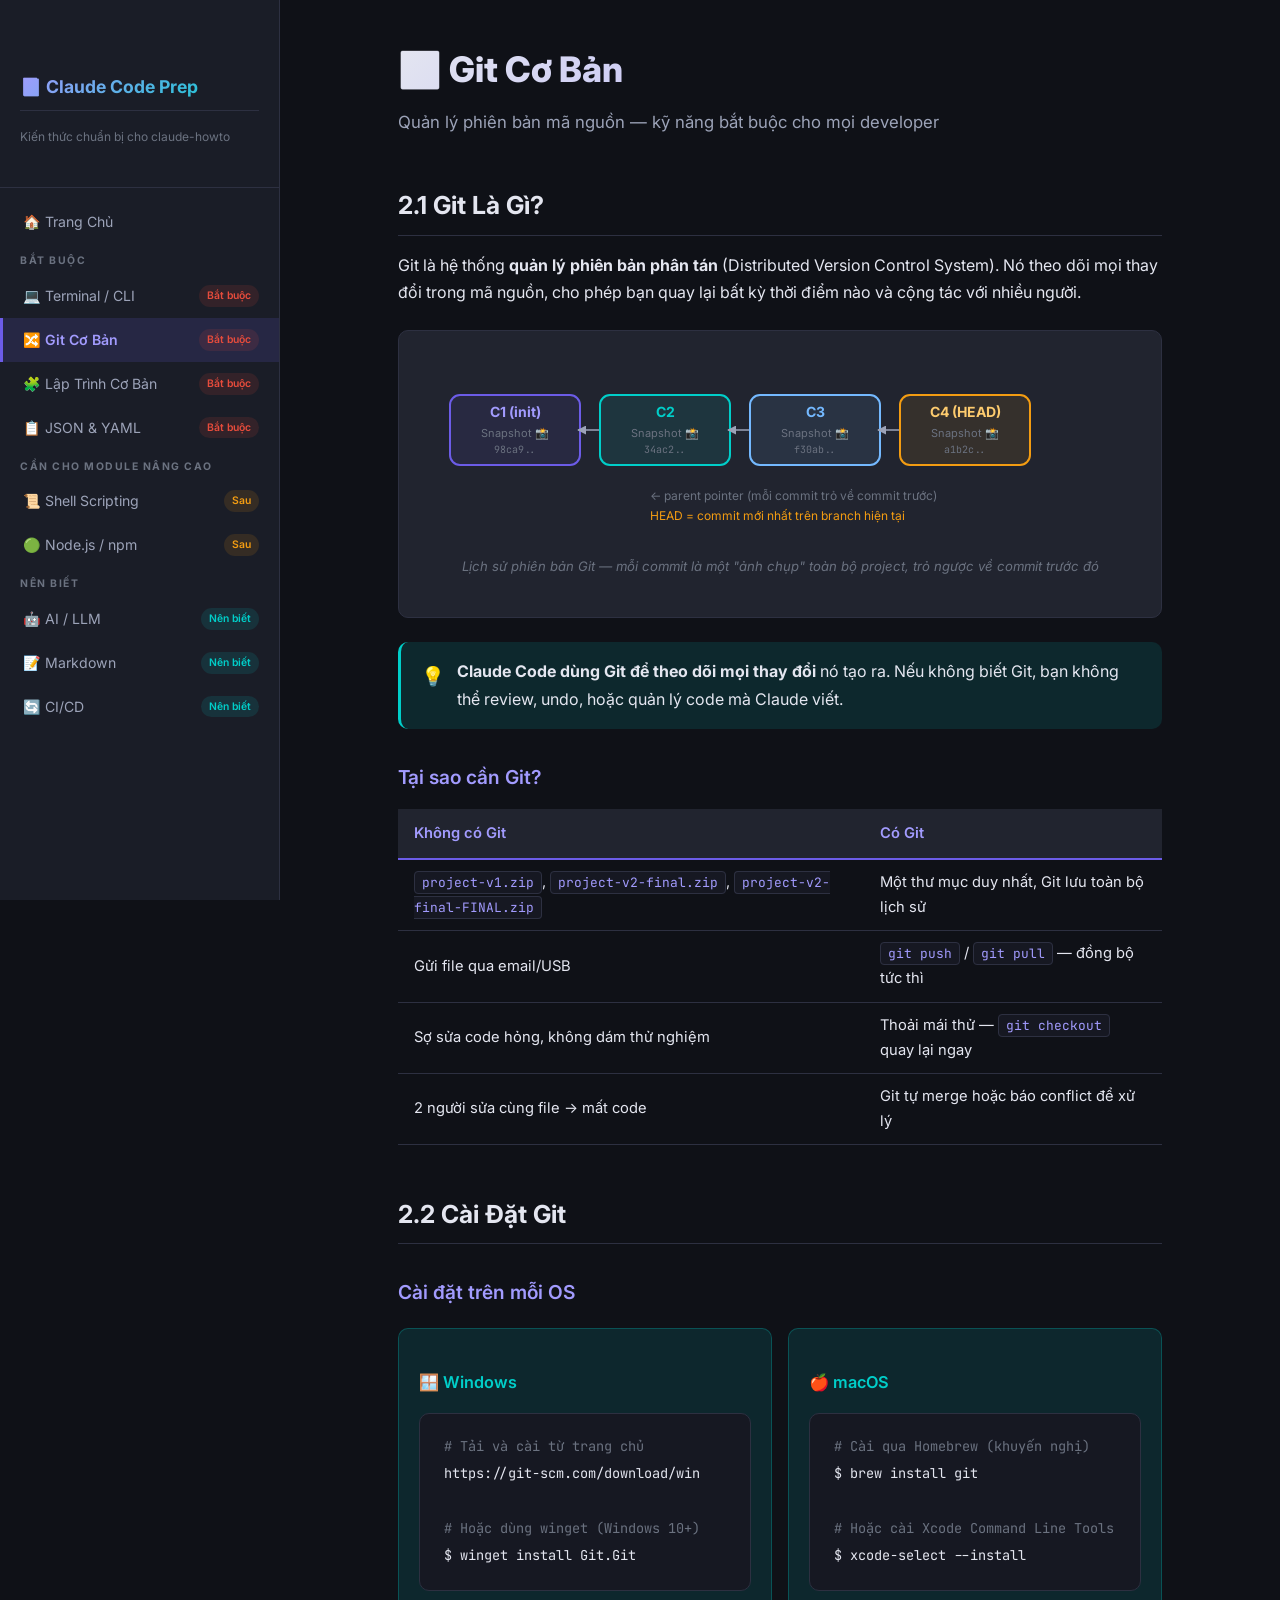
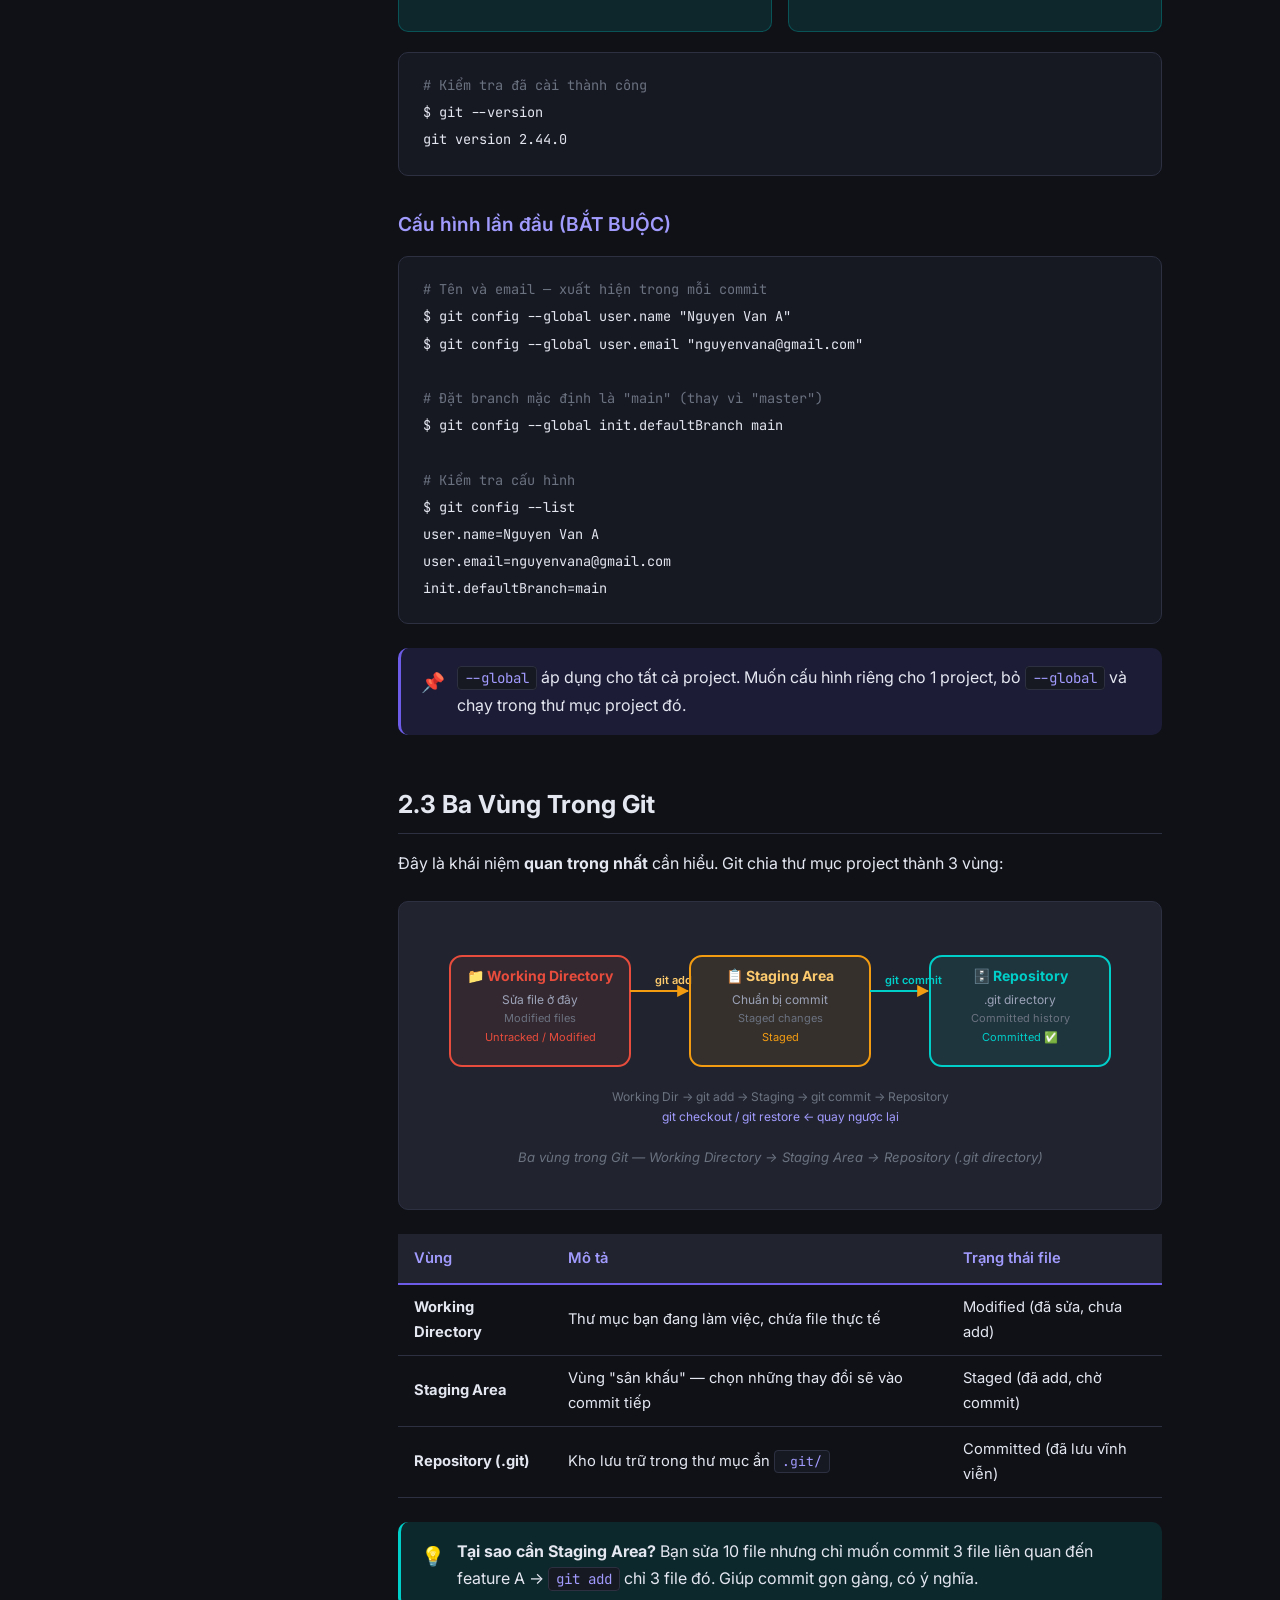
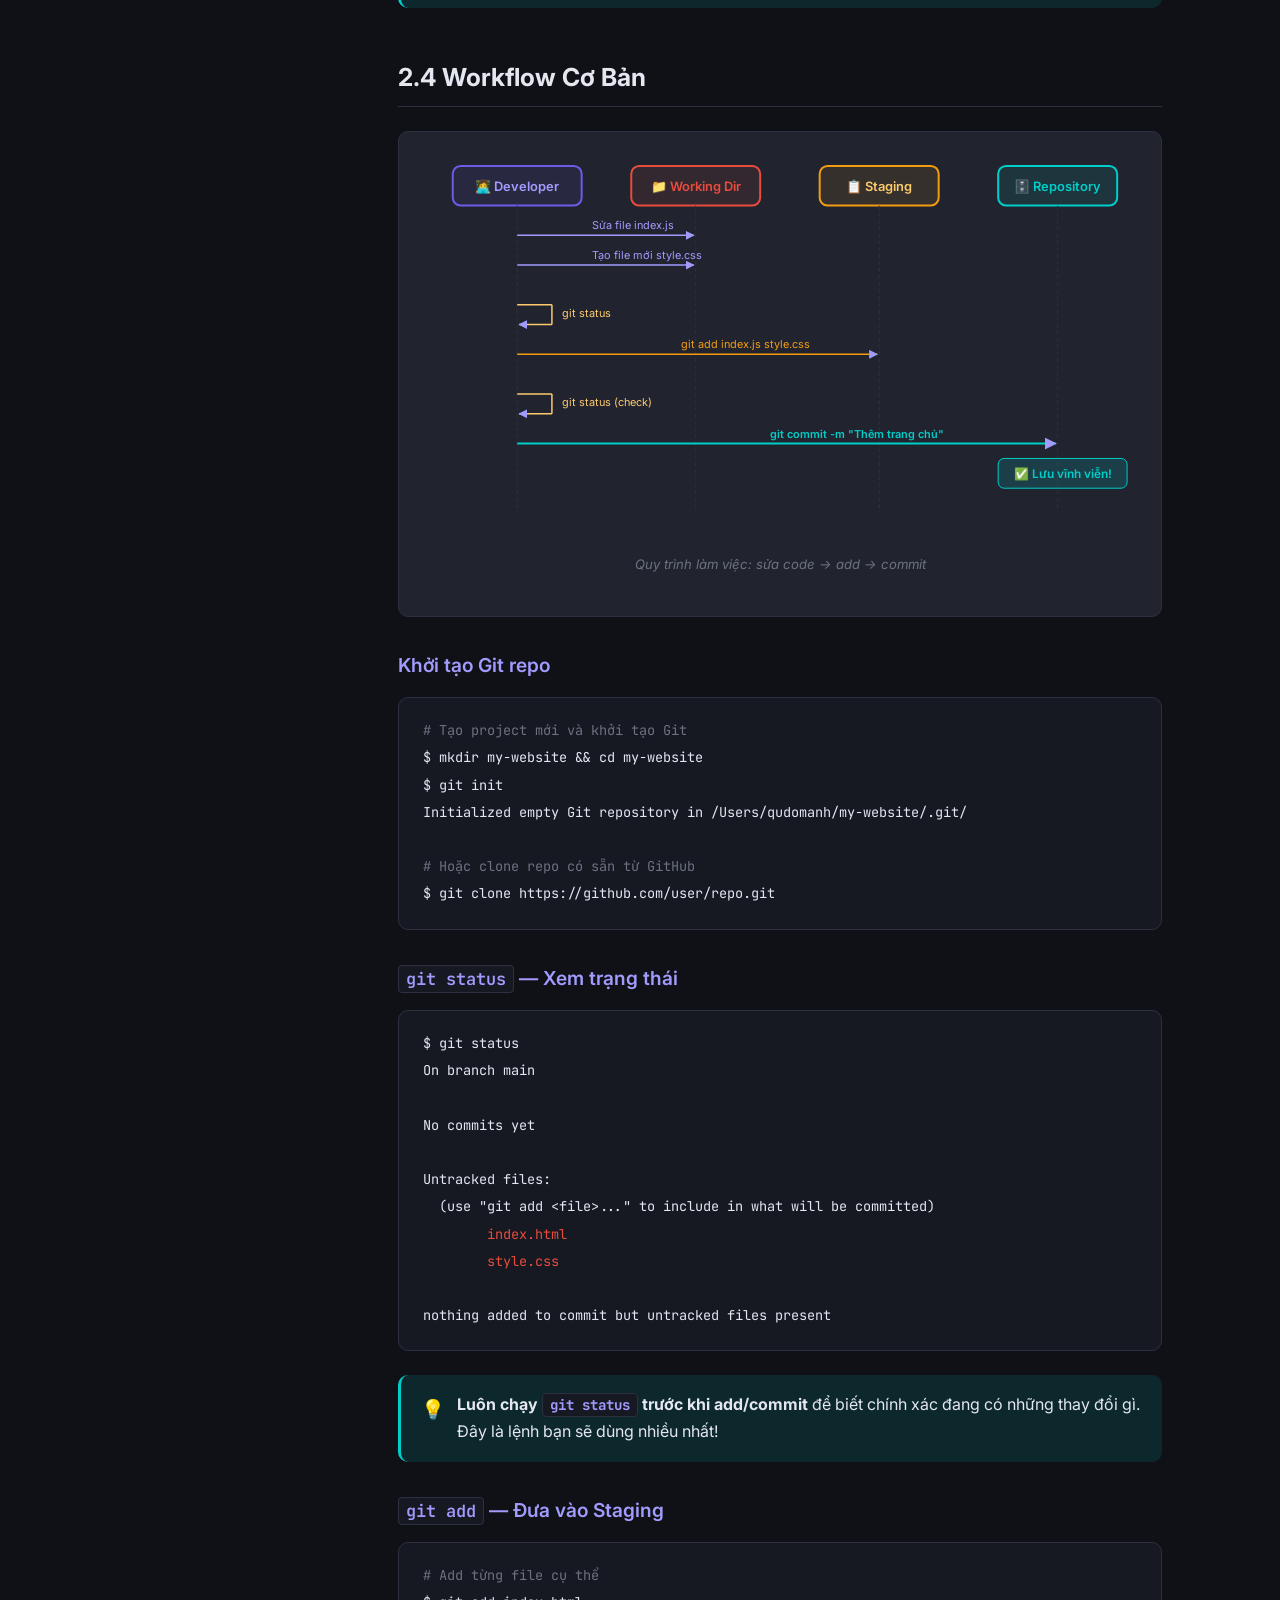
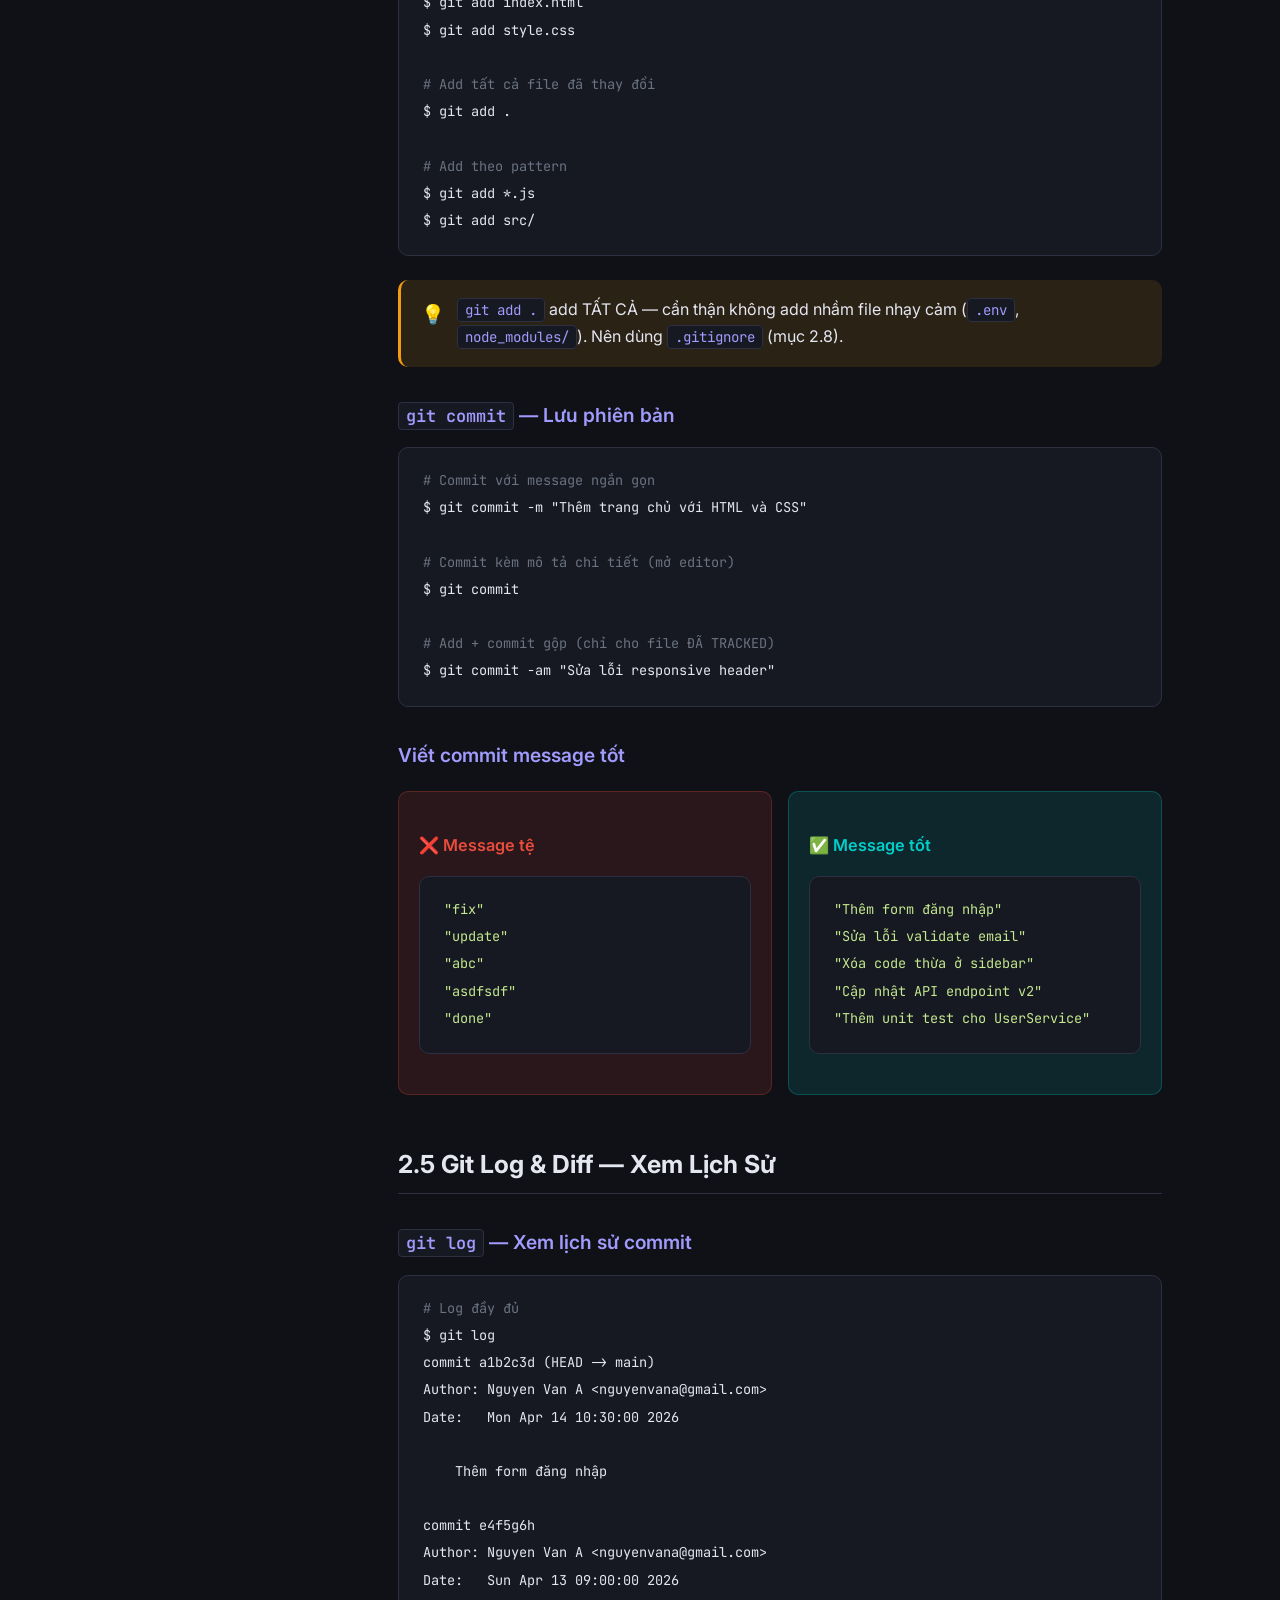
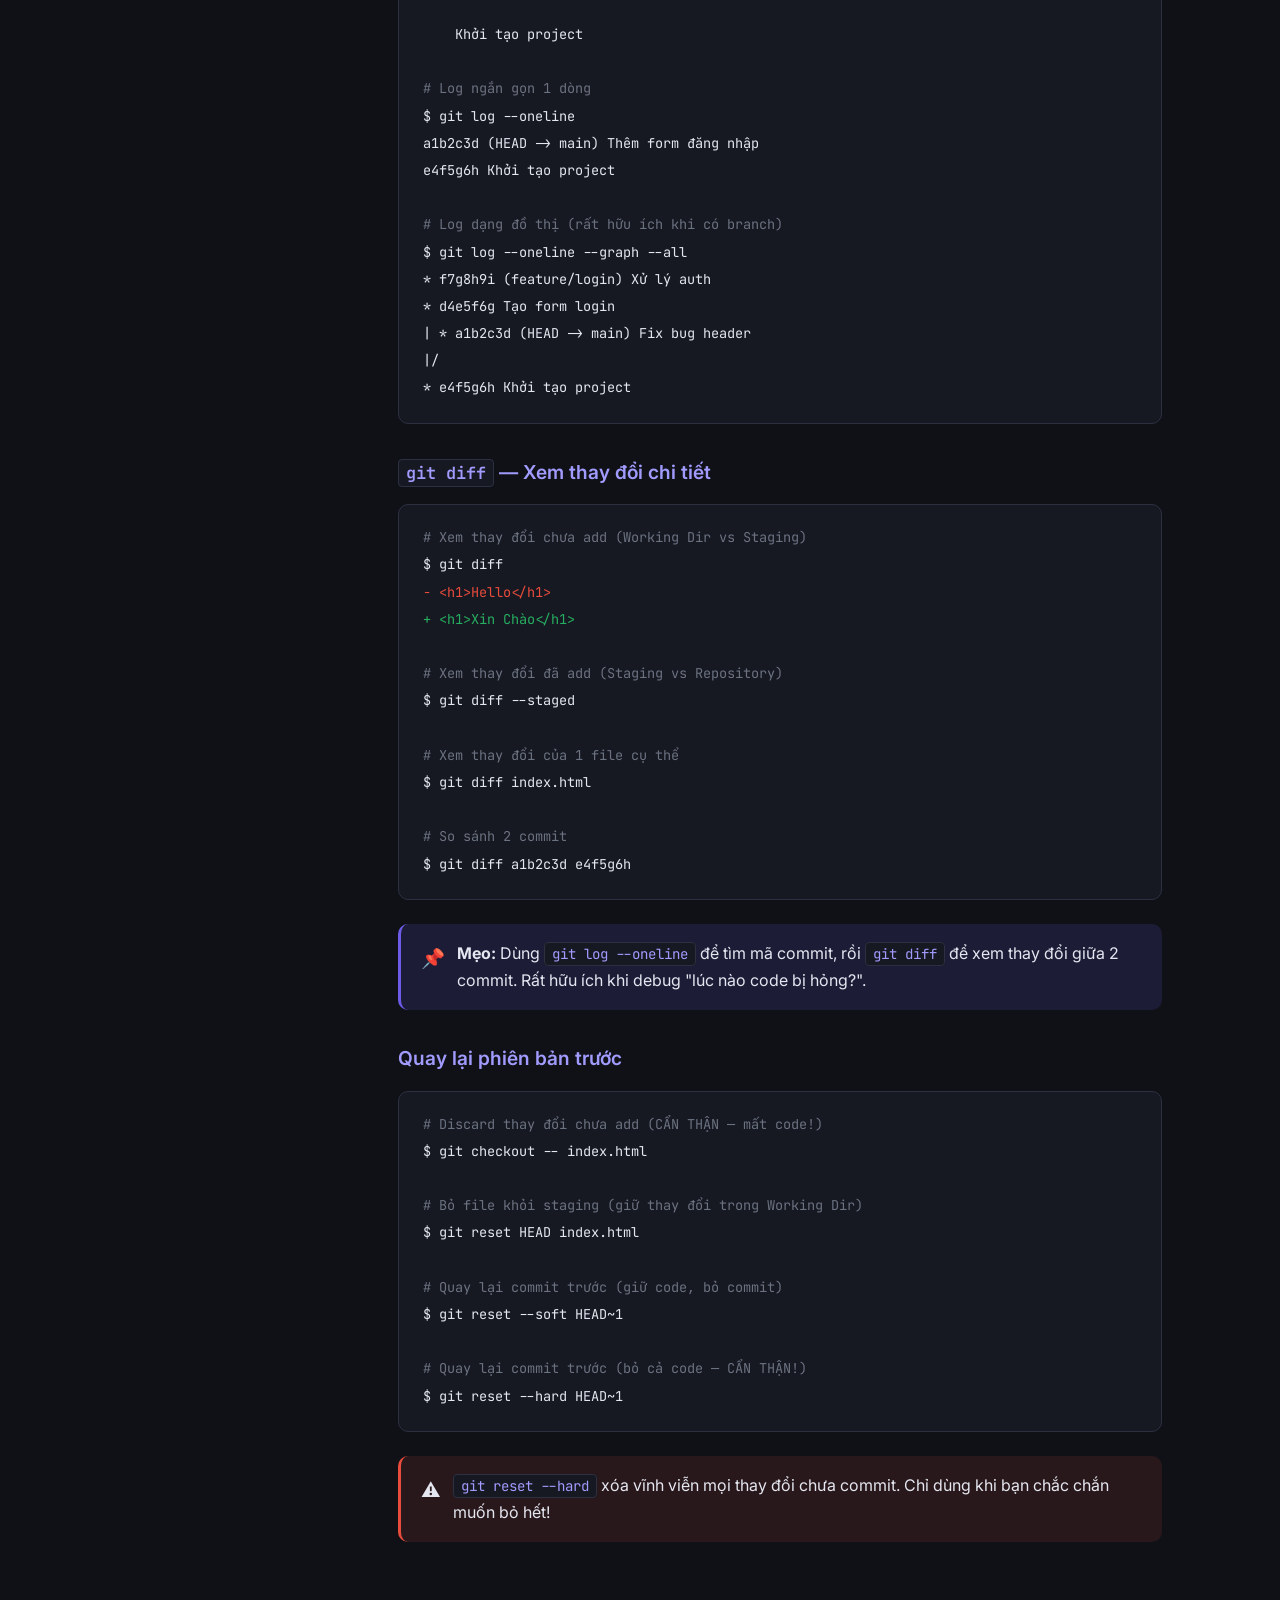
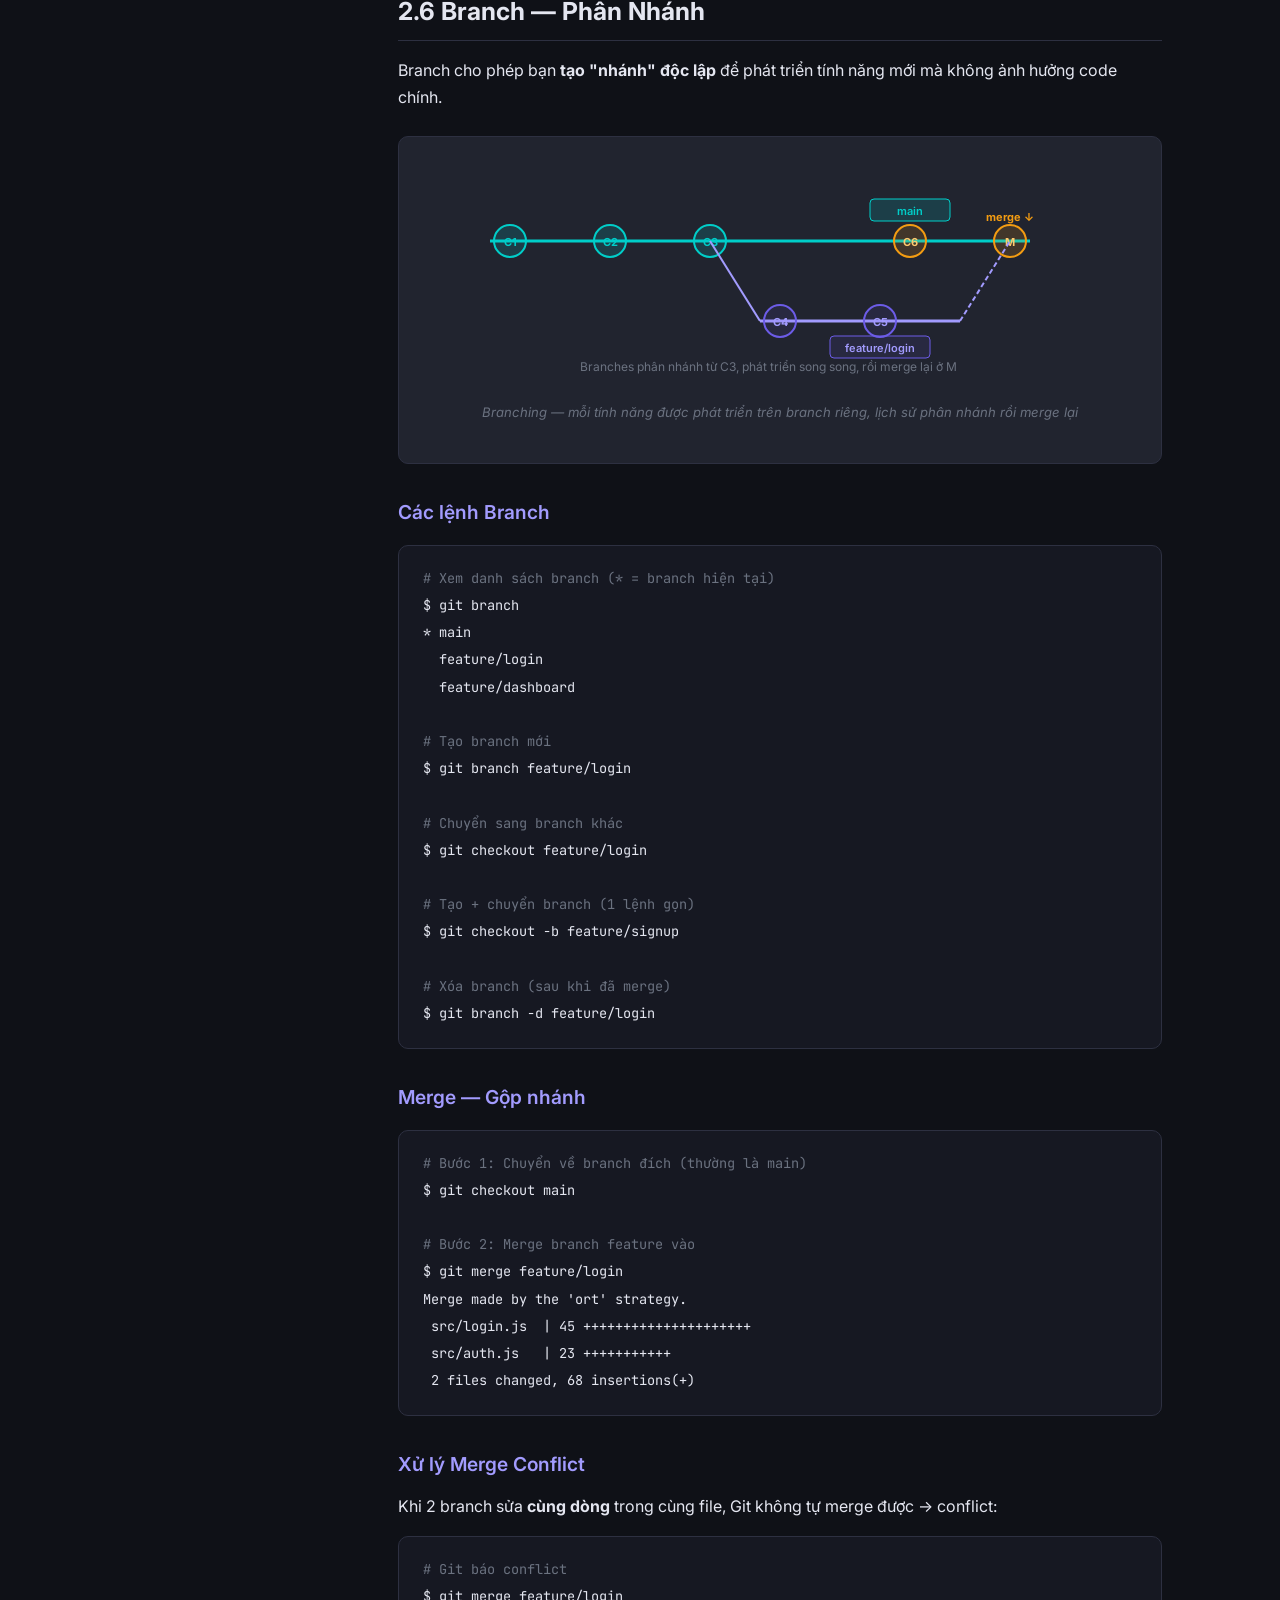
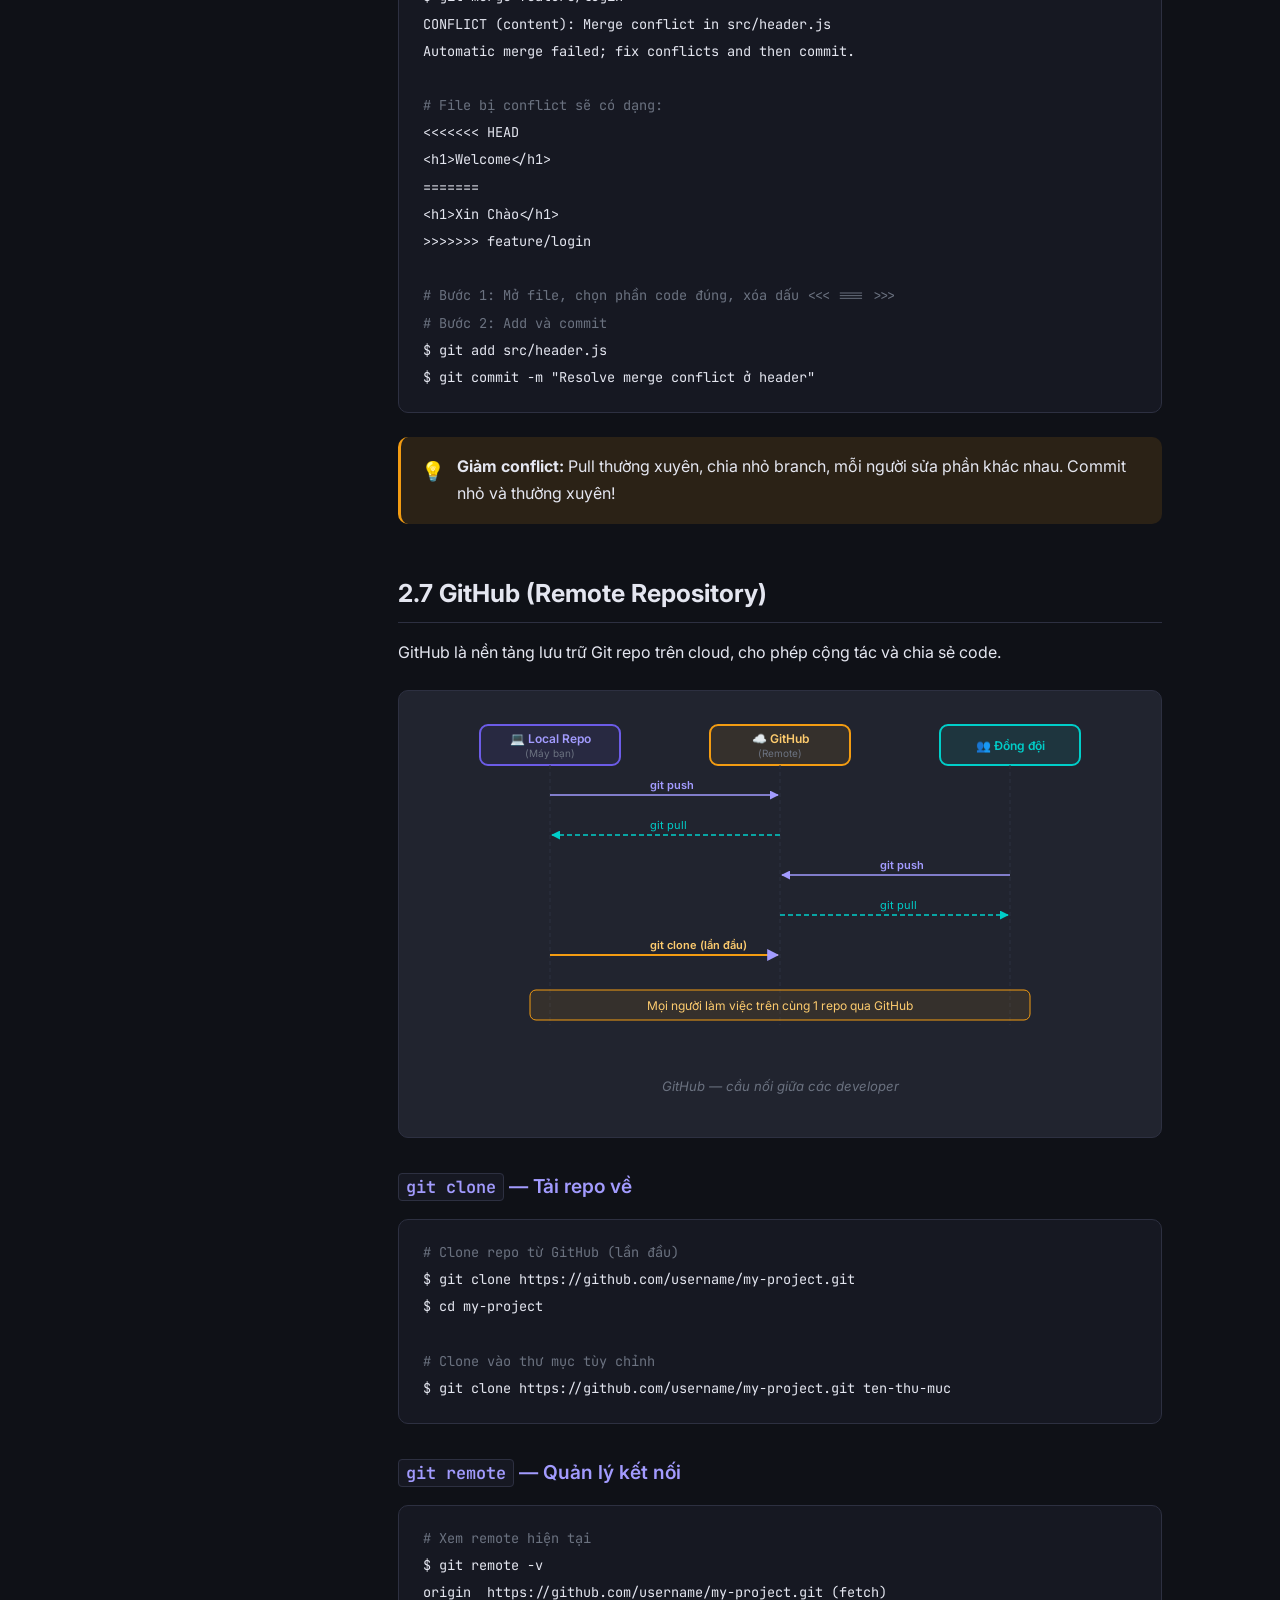
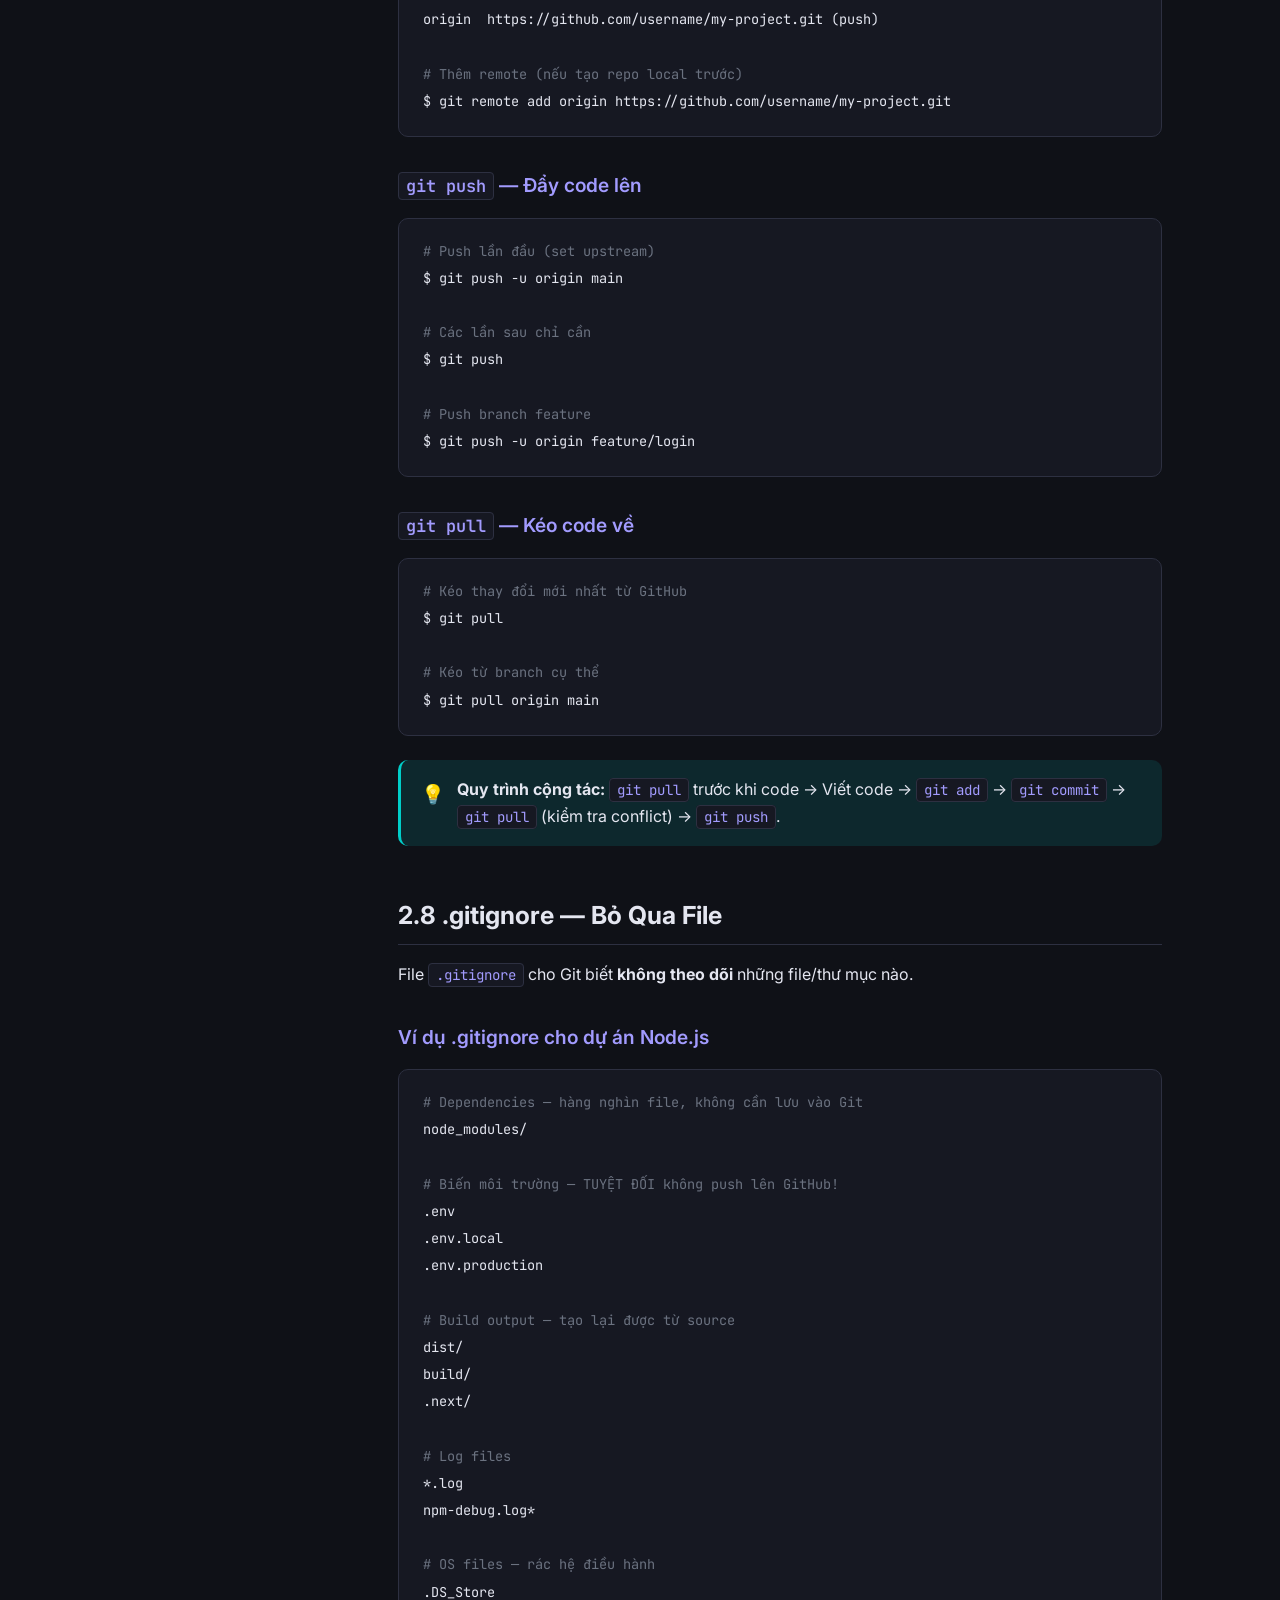
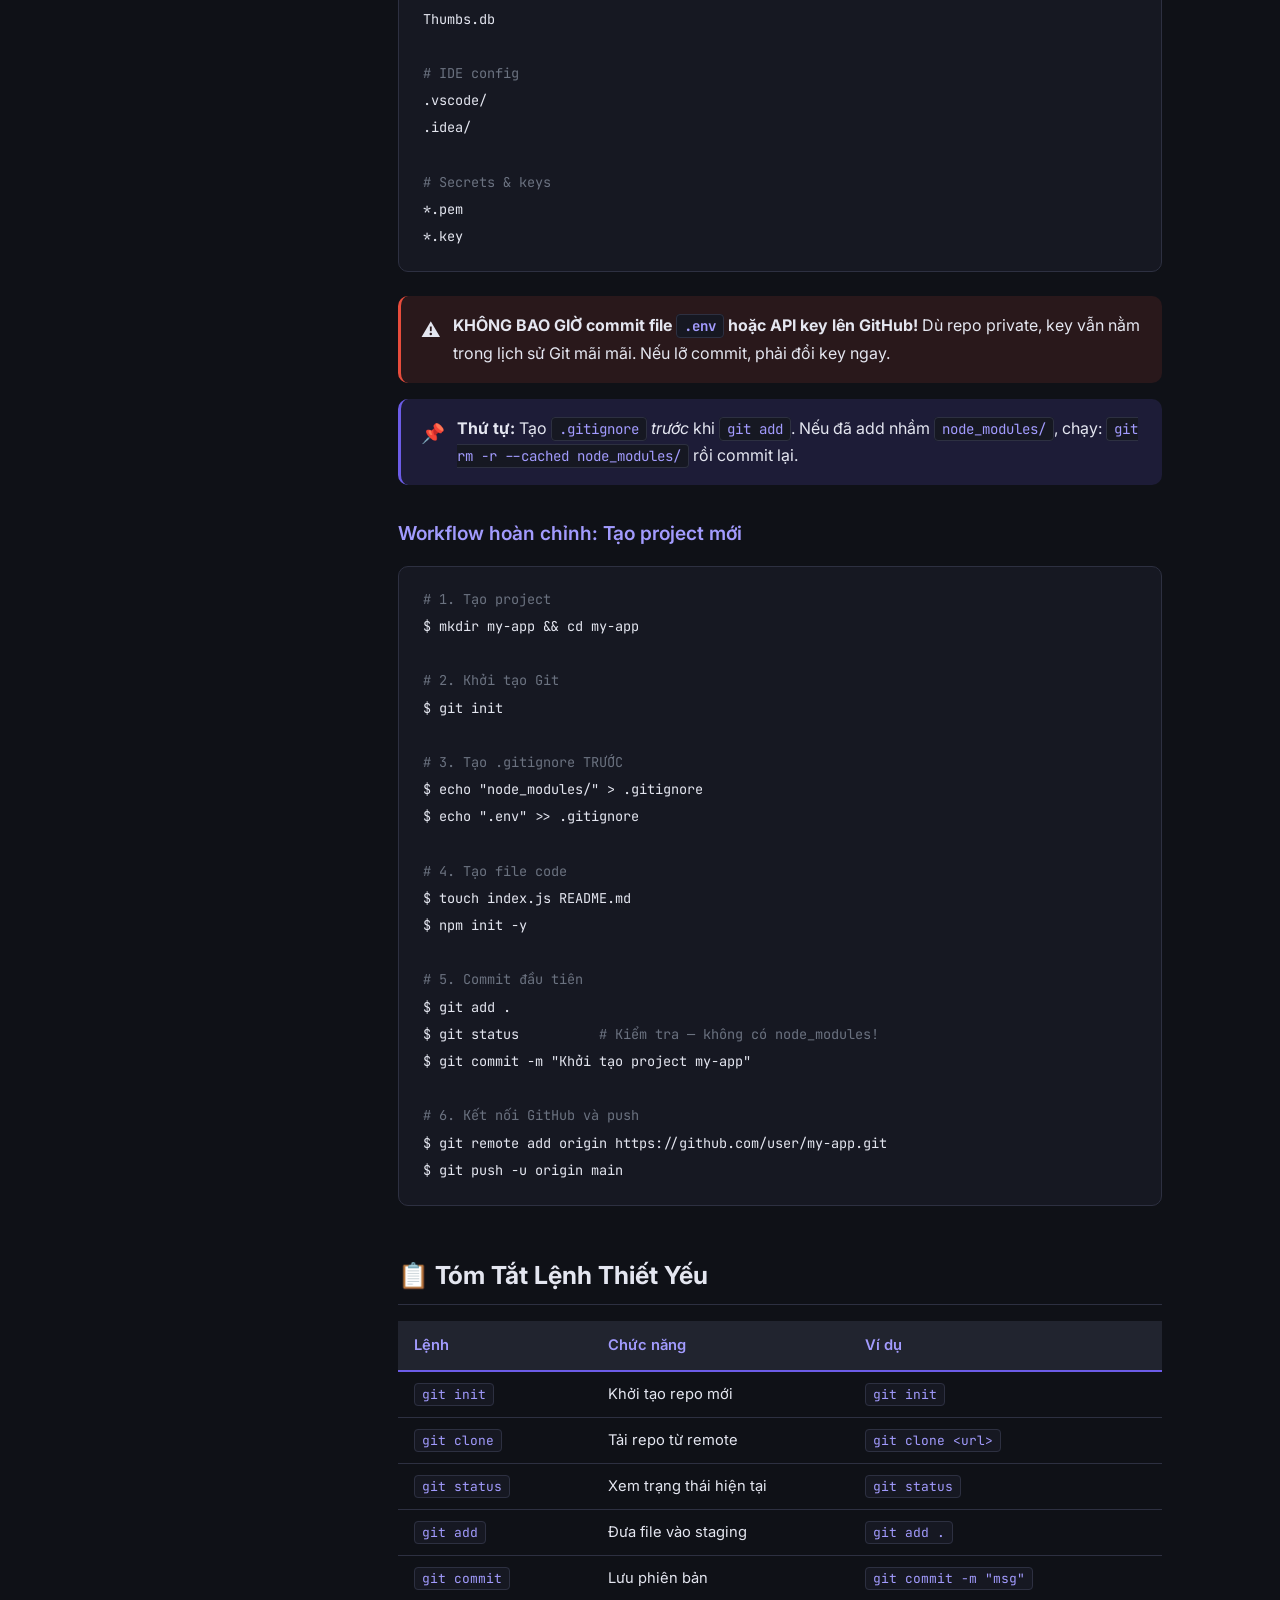
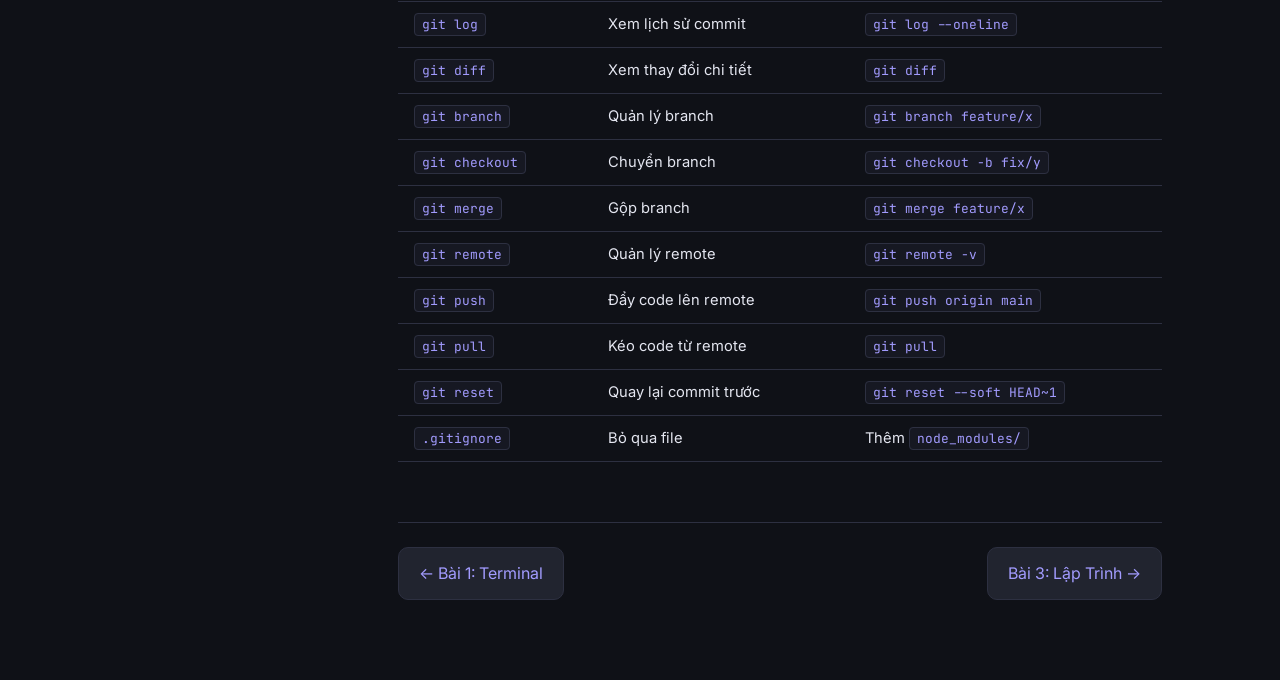
<file: 02-git.html>
<!DOCTYPE html>
<html lang="vi">
<head>
  <meta charset="UTF-8">
  <meta name="viewport" content="width=device-width, initial-scale=1.0">
  <title>Bài 2: Git Cơ Bản — Claude Code Prep</title>
  <link href="https://fonts.googleapis.com/css2?family=Inter:wght@400;500;600;700;800&family=JetBrains+Mono:wght@400;500;600&display=swap" rel="stylesheet">
  <link rel="stylesheet" href="css/style.css">
</head>
<body>
  <button class="hamburger" aria-label="Menu">☰</button>
  <div class="layout">
    <aside class="sidebar" id="sidebar">
      <div class="sidebar-header">
        <h2>📘 Claude Code Prep</h2>
        <p>Kiến thức chuẩn bị cho claude-howto</p>
      </div>
      <nav class="sidebar-nav">
        <a class="nav-link" href="index.html">🏠 Trang Chủ</a>
        <div class="nav-section">BẮT BUỘC</div>
        <a class="nav-link" href="01-terminal.html">💻 Terminal / CLI <span class="badge badge-required">Bắt buộc</span></a>
        <a class="nav-link active" href="02-git.html">🔀 Git Cơ Bản <span class="badge badge-required">Bắt buộc</span></a>
        <a class="nav-link" href="03-programming.html">🧩 Lập Trình Cơ Bản <span class="badge badge-required">Bắt buộc</span></a>
        <a class="nav-link" href="04-json-yaml.html">📋 JSON & YAML <span class="badge badge-required">Bắt buộc</span></a>
        <div class="nav-section">CẦN CHO MODULE NÂNG CAO</div>
        <a class="nav-link" href="05-shell.html">📜 Shell Scripting <span class="badge badge-later">Sau</span></a>
        <a class="nav-link" href="06-nodejs.html">🟢 Node.js / npm <span class="badge badge-later">Sau</span></a>
        <div class="nav-section">NÊN BIẾT</div>
        <a class="nav-link" href="07-ai-llm.html">🤖 AI / LLM <span class="badge badge-optional">Nên biết</span></a>
        <a class="nav-link" href="08-markdown.html">📝 Markdown <span class="badge badge-optional">Nên biết</span></a>
        <a class="nav-link" href="09-cicd.html">🔄 CI/CD <span class="badge badge-optional">Nên biết</span></a>
      </nav>
    </aside>

    <main class="main">
      <div class="content">
        <h1>🔀 Git Cơ Bản</h1>
        <p class="subtitle">Quản lý phiên bản mã nguồn — kỹ năng bắt buộc cho mọi developer</p>

        <!-- ============ 2.1 Git La Gi ============ -->
        <h2 id="what">2.1 Git Là Gì?</h2>
        <p>Git là hệ thống <strong>quản lý phiên bản phân tán</strong> (Distributed Version Control System). Nó theo dõi mọi thay đổi trong mã nguồn, cho phép bạn quay lại bất kỳ thời điểm nào và cộng tác với nhiều người.</p>

        <div class="diagram-container">
          <svg viewBox="0 0 700 180" xmlns="http://www.w3.org/2000/svg" style="max-width:700px;width:100%;height:auto">
            <defs><marker id="garr" viewBox="0 0 10 10" refX="9" refY="5" markerWidth="6" markerHeight="6" orient="auto"><path d="M 0 0 L 10 5 L 0 10 z" fill="#9ca3b8"/></marker></defs>
            <!-- Commit C1 -->
            <rect x="20" y="40" width="130" height="70" rx="10" fill="#6c5ce718" stroke="#6c5ce7" stroke-width="2"/>
            <text x="85" y="62" text-anchor="middle" fill="#a29bfe" font-size="14" font-weight="700">C1 (init)</text>
            <text x="85" y="82" text-anchor="middle" fill="#6b7280" font-size="11">Snapshot 📸</text>
            <text x="85" y="98" text-anchor="middle" fill="#6b7280" font-size="10" font-family="JetBrains Mono,monospace">98ca9..</text>
            <!-- Arrow C2→C1 -->
            <line x1="170" y1="75" x2="148" y2="75" stroke="#9ca3b8" stroke-width="1.5" marker-end="url(#garr)"/>
            <!-- Commit C2 -->
            <rect x="170" y="40" width="130" height="70" rx="10" fill="#00cec918" stroke="#00cec9" stroke-width="2"/>
            <text x="235" y="62" text-anchor="middle" fill="#00cec9" font-size="14" font-weight="700">C2</text>
            <text x="235" y="82" text-anchor="middle" fill="#6b7280" font-size="11">Snapshot 📸</text>
            <text x="235" y="98" text-anchor="middle" fill="#6b7280" font-size="10" font-family="JetBrains Mono,monospace">34ac2..</text>
            <!-- Arrow C3→C2 -->
            <line x1="320" y1="75" x2="298" y2="75" stroke="#9ca3b8" stroke-width="1.5" marker-end="url(#garr)"/>
            <!-- Commit C3 -->
            <rect x="320" y="40" width="130" height="70" rx="10" fill="#74b9ff18" stroke="#74b9ff" stroke-width="2"/>
            <text x="385" y="62" text-anchor="middle" fill="#74b9ff" font-size="14" font-weight="700">C3</text>
            <text x="385" y="82" text-anchor="middle" fill="#6b7280" font-size="11">Snapshot 📸</text>
            <text x="385" y="98" text-anchor="middle" fill="#6b7280" font-size="10" font-family="JetBrains Mono,monospace">f30ab..</text>
            <!-- Arrow C4→C3 -->
            <line x1="470" y1="75" x2="448" y2="75" stroke="#9ca3b8" stroke-width="1.5" marker-end="url(#garr)"/>
            <!-- Commit C4 (HEAD) -->
            <rect x="470" y="40" width="130" height="70" rx="10" fill="#f39c1218" stroke="#f39c12" stroke-width="2"/>
            <text x="535" y="62" text-anchor="middle" fill="#fdcb6e" font-size="14" font-weight="700">C4 (HEAD)</text>
            <text x="535" y="82" text-anchor="middle" fill="#6b7280" font-size="11">Snapshot 📸</text>
            <text x="535" y="98" text-anchor="middle" fill="#6b7280" font-size="10" font-family="JetBrains Mono,monospace">a1b2c..</text>
            <!-- parent pointers label -->
            <text x="220" y="145" fill="#6b7280" font-size="12">← parent pointer (mỗi commit trỏ về commit trước)</text>
            <text x="220" y="165" fill="#f39c12" font-size="12">HEAD = commit mới nhất trên branch hiện tại</text>
          </svg>
          <p class="caption">Lịch sử phiên bản Git — mỗi commit là một "ảnh chụp" toàn bộ project, trỏ ngược về commit trước đó</p>
        </div>

        <div class="info-box tip">
          <span class="icon">💡</span>
          <p><strong>Claude Code dùng Git để theo dõi mọi thay đổi</strong> nó tạo ra. Nếu không biết Git, bạn không thể review, undo, hoặc quản lý code mà Claude viết.</p>
        </div>

        <h3>Tại sao cần Git?</h3>
        <table>
          <thead><tr><th>Không có Git</th><th>Có Git</th></tr></thead>
          <tbody>
            <tr><td><code>project-v1.zip</code>, <code>project-v2-final.zip</code>, <code>project-v2-final-FINAL.zip</code></td><td>Một thư mục duy nhất, Git lưu toàn bộ lịch sử</td></tr>
            <tr><td>Gửi file qua email/USB</td><td><code>git push</code> / <code>git pull</code> — đồng bộ tức thì</td></tr>
            <tr><td>Sợ sửa code hỏng, không dám thử nghiệm</td><td>Thoải mái thử — <code>git checkout</code> quay lại ngay</td></tr>
            <tr><td>2 người sửa cùng file → mất code</td><td>Git tự merge hoặc báo conflict để xử lý</td></tr>
          </tbody>
        </table>

        <!-- ============ 2.2 Cai Dat Git ============ -->
        <h2 id="install">2.2 Cài Đặt Git</h2>

        <h3>Cài đặt trên mỗi OS</h3>
        <div class="compare">
          <div class="compare-good">
            <h4>🪟 Windows</h4>
            <pre><code><span class="comment"># Tải và cài từ trang chủ</span>
https://git-scm.com/download/win

<span class="comment"># Hoặc dùng winget (Windows 10+)</span>
$ winget install Git.Git</code></pre>
          </div>
          <div class="compare-good">
            <h4>🍎 macOS</h4>
            <pre><code><span class="comment"># Cài qua Homebrew (khuyến nghị)</span>
$ brew install git

<span class="comment"># Hoặc cài Xcode Command Line Tools</span>
$ xcode-select --install</code></pre>
          </div>
        </div>

        <pre><code><span class="comment"># Kiểm tra đã cài thành công</span>
$ git --version
git version 2.44.0</code></pre>

        <h3>Cấu hình lần đầu (BẮT BUỘC)</h3>
        <pre><code><span class="comment"># Tên và email — xuất hiện trong mỗi commit</span>
$ git config --global user.name "Nguyen Van A"
$ git config --global user.email "nguyenvana@gmail.com"

<span class="comment"># Đặt branch mặc định là "main" (thay vì "master")</span>
$ git config --global init.defaultBranch main

<span class="comment"># Kiểm tra cấu hình</span>
$ git config --list
user.name=Nguyen Van A
user.email=nguyenvana@gmail.com
init.defaultBranch=main</code></pre>

        <div class="info-box note">
          <span class="icon">📌</span>
          <p><code>--global</code> áp dụng cho tất cả project. Muốn cấu hình riêng cho 1 project, bỏ <code>--global</code> và chạy trong thư mục project đó.</p>
        </div>

        <!-- ============ 2.3 Ba Vung ============ -->
        <h2 id="areas">2.3 Ba Vùng Trong Git</h2>
        <p>Đây là khái niệm <strong>quan trọng nhất</strong> cần hiểu. Git chia thư mục project thành 3 vùng:</p>

        <div class="diagram-container">
          <svg viewBox="0 0 700 200" xmlns="http://www.w3.org/2000/svg" style="max-width:700px;width:100%;height:auto">
            <defs><marker id="garr2" viewBox="0 0 10 10" refX="9" refY="5" markerWidth="6" markerHeight="6" orient="auto"><path d="M 0 0 L 10 5 L 0 10 z" fill="#f39c12"/></marker></defs>
            <!-- Working Directory -->
            <rect x="20" y="30" width="180" height="110" rx="12" fill="#e74c3c18" stroke="#e74c3c" stroke-width="2"/>
            <text x="110" y="55" text-anchor="middle" fill="#e74c3c" font-size="14" font-weight="700">📁 Working Directory</text>
            <text x="110" y="78" text-anchor="middle" fill="#9ca3b8" font-size="12">Sửa file ở đây</text>
            <text x="110" y="96" text-anchor="middle" fill="#6b7280" font-size="11">Modified files</text>
            <text x="110" y="115" text-anchor="middle" fill="#e74c3c" font-size="11">Untracked / Modified</text>
            <!-- Arrow WD→SA -->
            <line x1="200" y1="65" x2="258" y2="65" stroke="#f39c12" stroke-width="2" marker-end="url(#garr2)"/>
            <text x="225" y="58" fill="#fdcb6e" font-size="11" font-weight="600">git add</text>
            <!-- Staging Area -->
            <rect x="260" y="30" width="180" height="110" rx="12" fill="#f39c1218" stroke="#f39c12" stroke-width="2"/>
            <text x="350" y="55" text-anchor="middle" fill="#fdcb6e" font-size="14" font-weight="700">📋 Staging Area</text>
            <text x="350" y="78" text-anchor="middle" fill="#9ca3b8" font-size="12">Chuẩn bị commit</text>
            <text x="350" y="96" text-anchor="middle" fill="#6b7280" font-size="11">Staged changes</text>
            <text x="350" y="115" text-anchor="middle" fill="#f39c12" font-size="11">Staged</text>
            <!-- Arrow SA→Repo -->
            <line x1="440" y1="65" x2="498" y2="65" stroke="#00cec9" stroke-width="2" marker-end="url(#garr2)"/>
            <text x="455" y="58" fill="#00cec9" font-size="11" font-weight="600">git commit</text>
            <!-- Repository -->
            <rect x="500" y="30" width="180" height="110" rx="12" fill="#00cec918" stroke="#00cec9" stroke-width="2"/>
            <text x="590" y="55" text-anchor="middle" fill="#00cec9" font-size="14" font-weight="700">🗄️ Repository</text>
            <text x="590" y="78" text-anchor="middle" fill="#9ca3b8" font-size="12">.git directory</text>
            <text x="590" y="96" text-anchor="middle" fill="#6b7280" font-size="11">Committed history</text>
            <text x="590" y="115" text-anchor="middle" fill="#00cec9" font-size="11">Committed ✅</text>
            <!-- Bottom flow -->
            <text x="350" y="175" text-anchor="middle" fill="#6b7280" font-size="12">Working Dir → git add → Staging → git commit → Repository</text>
            <text x="350" y="195" text-anchor="middle" fill="#a29bfe" font-size="12">git checkout / git restore ← quay ngược lại</text>
          </svg>
          <p class="caption">Ba vùng trong Git — Working Directory → Staging Area → Repository (.git directory)</p>
        </div>

        <table>
          <thead><tr><th>Vùng</th><th>Mô tả</th><th>Trạng thái file</th></tr></thead>
          <tbody>
            <tr><td><strong>Working Directory</strong></td><td>Thư mục bạn đang làm việc, chứa file thực tế</td><td>Modified (đã sửa, chưa add)</td></tr>
            <tr><td><strong>Staging Area</strong></td><td>Vùng "sân khấu" — chọn những thay đổi sẽ vào commit tiếp</td><td>Staged (đã add, chờ commit)</td></tr>
            <tr><td><strong>Repository (.git)</strong></td><td>Kho lưu trữ trong thư mục ẩn <code>.git/</code></td><td>Committed (đã lưu vĩnh viễn)</td></tr>
          </tbody>
        </table>

        <div class="info-box tip">
          <span class="icon">💡</span>
          <p><strong>Tại sao cần Staging Area?</strong> Bạn sửa 10 file nhưng chỉ muốn commit 3 file liên quan đến feature A → <code>git add</code> chỉ 3 file đó. Giúp commit gọn gàng, có ý nghĩa.</p>
        </div>

        <!-- ============ 2.4 Workflow ============ -->
        <h2 id="workflow">2.4 Workflow Cơ Bản</h2>

        <div class="diagram-container">
          <svg viewBox="0 0 720 380" xmlns="http://www.w3.org/2000/svg" style="max-width:720px;width:100%;height:auto">
            <defs><marker id="garr3" viewBox="0 0 10 10" refX="9" refY="5" markerWidth="6" markerHeight="6" orient="auto"><path d="M 0 0 L 10 5 L 0 10 z" fill="#a29bfe"/></marker></defs>
            <!-- Headers -->
            <rect x="30" y="10" width="130" height="40" rx="8" fill="#6c5ce718" stroke="#6c5ce7" stroke-width="2"/>
            <text x="95" y="35" text-anchor="middle" fill="#a29bfe" font-size="13" font-weight="600">👩‍💻 Developer</text>
            <rect x="210" y="10" width="130" height="40" rx="8" fill="#e74c3c18" stroke="#e74c3c" stroke-width="2"/>
            <text x="275" y="35" text-anchor="middle" fill="#e74c3c" font-size="13" font-weight="600">📁 Working Dir</text>
            <rect x="400" y="10" width="120" height="40" rx="8" fill="#f39c1218" stroke="#f39c12" stroke-width="2"/>
            <text x="460" y="35" text-anchor="middle" fill="#fdcb6e" font-size="13" font-weight="600">📋 Staging</text>
            <rect x="580" y="10" width="120" height="40" rx="8" fill="#00cec918" stroke="#00cec9" stroke-width="2"/>
            <text x="640" y="35" text-anchor="middle" fill="#00cec9" font-size="13" font-weight="600">🗄️ Repository</text>
            <!-- Lifelines -->
            <line x1="95" y1="50" x2="95" y2="360" stroke="#2d3041" stroke-width="1" stroke-dasharray="4,3"/>
            <line x1="275" y1="50" x2="275" y2="360" stroke="#2d3041" stroke-width="1" stroke-dasharray="4,3"/>
            <line x1="460" y1="50" x2="460" y2="360" stroke="#2d3041" stroke-width="1" stroke-dasharray="4,3"/>
            <line x1="640" y1="50" x2="640" y2="360" stroke="#2d3041" stroke-width="1" stroke-dasharray="4,3"/>
            <!-- Messages -->
            <line x1="95" y1="80" x2="273" y2="80" stroke="#a29bfe" stroke-width="1.5" marker-end="url(#garr3)"/>
            <text x="170" y="74" fill="#a29bfe" font-size="11">Sửa file index.js</text>
            <line x1="95" y1="110" x2="273" y2="110" stroke="#a29bfe" stroke-width="1.5" marker-end="url(#garr3)"/>
            <text x="170" y="104" fill="#a29bfe" font-size="11">Tạo file mới style.css</text>
            <line x1="95" y1="150" x2="130" y2="150" stroke="#fdcb6e" stroke-width="1.5"/>
            <line x1="130" y1="150" x2="130" y2="170" stroke="#fdcb6e" stroke-width="1.5"/>
            <line x1="130" y1="170" x2="97" y2="170" stroke="#fdcb6e" stroke-width="1.5" marker-end="url(#garr3)"/>
            <text x="140" y="162" fill="#fdcb6e" font-size="11">git status</text>
            <line x1="95" y1="200" x2="458" y2="200" stroke="#f39c12" stroke-width="1.5" marker-end="url(#garr3)"/>
            <text x="260" y="194" fill="#f39c12" font-size="11">git add index.js style.css</text>
            <line x1="95" y1="240" x2="130" y2="240" stroke="#fdcb6e" stroke-width="1.5"/>
            <line x1="130" y1="240" x2="130" y2="260" stroke="#fdcb6e" stroke-width="1.5"/>
            <line x1="130" y1="260" x2="97" y2="260" stroke="#fdcb6e" stroke-width="1.5" marker-end="url(#garr3)"/>
            <text x="140" y="252" fill="#fdcb6e" font-size="11">git status (check)</text>
            <line x1="95" y1="290" x2="638" y2="290" stroke="#00cec9" stroke-width="2" marker-end="url(#garr3)"/>
            <text x="350" y="284" fill="#00cec9" font-size="11" font-weight="600">git commit -m "Thêm trang chủ"</text>
            <!-- Note -->
            <rect x="580" y="305" width="130" height="30" rx="6" fill="#00cec928" stroke="#00cec9"/>
            <text x="645" y="325" text-anchor="middle" fill="#00cec9" font-size="12" font-weight="600">✅ Lưu vĩnh viễn!</text>
          </svg>
          <p class="caption">Quy trình làm việc: sửa code → add → commit</p>
        </div>

        <h3>Khởi tạo Git repo</h3>
        <pre><code><span class="comment"># Tạo project mới và khởi tạo Git</span>
$ mkdir my-website && cd my-website
$ git init
Initialized empty Git repository in /Users/qudomanh/my-website/.git/

<span class="comment"># Hoặc clone repo có sẵn từ GitHub</span>
$ git clone https://github.com/user/repo.git</code></pre>

        <h3><code>git status</code> — Xem trạng thái</h3>
        <pre><code>$ git status
On branch main

No commits yet

Untracked files:
  (use "git add &lt;file&gt;..." to include in what will be committed)
        <span style="color:#e74c3c">index.html</span>
        <span style="color:#e74c3c">style.css</span>

nothing added to commit but untracked files present</code></pre>

        <div class="info-box tip">
          <span class="icon">💡</span>
          <p><strong>Luôn chạy <code>git status</code> trước khi add/commit</strong> để biết chính xác đang có những thay đổi gì. Đây là lệnh bạn sẽ dùng nhiều nhất!</p>
        </div>

        <h3><code>git add</code> — Đưa vào Staging</h3>
        <pre><code><span class="comment"># Add từng file cụ thể</span>
$ git add index.html
$ git add style.css

<span class="comment"># Add tất cả file đã thay đổi</span>
$ git add .

<span class="comment"># Add theo pattern</span>
$ git add *.js
$ git add src/</code></pre>

        <div class="info-box warning">
          <span class="icon">💡</span>
          <p><code>git add .</code> add TẤT CẢ — cẩn thận không add nhầm file nhạy cảm (<code>.env</code>, <code>node_modules/</code>). Nên dùng <code>.gitignore</code> (mục 2.8).</p>
        </div>

        <h3><code>git commit</code> — Lưu phiên bản</h3>
        <pre><code><span class="comment"># Commit với message ngắn gọn</span>
$ git commit -m "Thêm trang chủ với HTML và CSS"

<span class="comment"># Commit kèm mô tả chi tiết (mở editor)</span>
$ git commit

<span class="comment"># Add + commit gộp (chỉ cho file ĐÃ TRACKED)</span>
$ git commit -am "Sửa lỗi responsive header"</code></pre>

        <h3>Viết commit message tốt</h3>
        <div class="compare">
          <div class="compare-bad">
            <h4>❌ Message tệ</h4>
            <pre><code>"fix"
"update"
"abc"
"asdfsdf"
"done"</code></pre>
          </div>
          <div class="compare-good">
            <h4>✅ Message tốt</h4>
            <pre><code>"Thêm form đăng nhập"
"Sửa lỗi validate email"
"Xóa code thừa ở sidebar"
"Cập nhật API endpoint v2"
"Thêm unit test cho UserService"</code></pre>
          </div>
        </div>

        <!-- ============ 2.5 Log & Diff ============ -->
        <h2 id="log">2.5 Git Log & Diff — Xem Lịch Sử</h2>

        <h3><code>git log</code> — Xem lịch sử commit</h3>
        <pre><code><span class="comment"># Log đầy đủ</span>
$ git log
commit a1b2c3d (HEAD -> main)
Author: Nguyen Van A &lt;nguyenvana@gmail.com&gt;
Date:   Mon Apr 14 10:30:00 2026

    Thêm form đăng nhập

commit e4f5g6h
Author: Nguyen Van A &lt;nguyenvana@gmail.com&gt;
Date:   Sun Apr 13 09:00:00 2026

    Khởi tạo project

<span class="comment"># Log ngắn gọn 1 dòng</span>
$ git log --oneline
a1b2c3d (HEAD -> main) Thêm form đăng nhập
e4f5g6h Khởi tạo project

<span class="comment"># Log dạng đồ thị (rất hữu ích khi có branch)</span>
$ git log --oneline --graph --all
* f7g8h9i (feature/login) Xử lý auth
* d4e5f6g Tạo form login
| * a1b2c3d (HEAD -> main) Fix bug header
|/
* e4f5g6h Khởi tạo project</code></pre>

        <h3><code>git diff</code> — Xem thay đổi chi tiết</h3>
        <pre><code><span class="comment"># Xem thay đổi chưa add (Working Dir vs Staging)</span>
$ git diff
<span style="color:#e74c3c">- &lt;h1&gt;Hello&lt;/h1&gt;</span>
<span style="color:#27ae60">+ &lt;h1&gt;Xin Chào&lt;/h1&gt;</span>

<span class="comment"># Xem thay đổi đã add (Staging vs Repository)</span>
$ git diff --staged

<span class="comment"># Xem thay đổi của 1 file cụ thể</span>
$ git diff index.html

<span class="comment"># So sánh 2 commit</span>
$ git diff a1b2c3d e4f5g6h</code></pre>

        <div class="info-box note">
          <span class="icon">📌</span>
          <p><strong>Mẹo:</strong> Dùng <code>git log --oneline</code> để tìm mã commit, rồi <code>git diff</code> để xem thay đổi giữa 2 commit. Rất hữu ích khi debug "lúc nào code bị hỏng?".</p>
        </div>

        <h3>Quay lại phiên bản trước</h3>
        <pre><code><span class="comment"># Discard thay đổi chưa add (CẨN THẬN — mất code!)</span>
$ git checkout -- index.html

<span class="comment"># Bỏ file khỏi staging (giữ thay đổi trong Working Dir)</span>
$ git reset HEAD index.html

<span class="comment"># Quay lại commit trước (giữ code, bỏ commit)</span>
$ git reset --soft HEAD~1

<span class="comment"># Quay lại commit trước (bỏ cả code — CẨN THẬN!)</span>
$ git reset --hard HEAD~1</code></pre>

        <div class="info-box danger">
          <span class="icon">⚠️</span>
          <p><code>git reset --hard</code> xóa vĩnh viễn mọi thay đổi chưa commit. Chỉ dùng khi bạn chắc chắn muốn bỏ hết!</p>
        </div>

        <!-- ============ 2.6 Branch ============ -->
        <h2 id="branch">2.6 Branch — Phân Nhánh</h2>
        <p>Branch cho phép bạn <strong>tạo "nhánh" độc lập</strong> để phát triển tính năng mới mà không ảnh hưởng code chính.</p>

        <div class="diagram-container">
          <svg viewBox="0 0 700 220" xmlns="http://www.w3.org/2000/svg" style="max-width:700px;width:100%;height:auto">
            <defs>
              <marker id="garr4" viewBox="0 0 10 10" refX="9" refY="5" markerWidth="6" markerHeight="6" orient="auto"><path d="M 0 0 L 10 5 L 0 10 z" fill="#9ca3b8"/></marker>
            </defs>
            <!-- Main branch -->
            <line x1="60" y1="80" x2="600" y2="80" stroke="#00cec9" stroke-width="3"/>
            <circle cx="80" cy="80" r="16" fill="#00cec928" stroke="#00cec9" stroke-width="2"/>
            <text x="80" y="85" text-anchor="middle" fill="#00cec9" font-size="11" font-weight="700">C1</text>
            <circle cx="180" cy="80" r="16" fill="#00cec928" stroke="#00cec9" stroke-width="2"/>
            <text x="180" y="85" text-anchor="middle" fill="#00cec9" font-size="11" font-weight="700">C2</text>
            <circle cx="280" cy="80" r="16" fill="#00cec928" stroke="#00cec9" stroke-width="2"/>
            <text x="280" y="85" text-anchor="middle" fill="#00cec9" font-size="11" font-weight="700">C3</text>
            <circle cx="480" cy="80" r="16" fill="#f39c1228" stroke="#f39c12" stroke-width="2"/>
            <text x="480" y="85" text-anchor="middle" fill="#fdcb6e" font-size="11" font-weight="700">C6</text>
            <circle cx="580" cy="80" r="16" fill="#f39c1228" stroke="#f39c12" stroke-width="2"/>
            <text x="580" y="85" text-anchor="middle" fill="#fdcb6e" font-size="11" font-weight="700">M</text>
            <text x="580" y="60" text-anchor="middle" fill="#f39c12" font-size="11" font-weight="700">merge ↓</text>
            <!-- Feature branch -->
            <line x1="280" y1="80" x2="330" y2="160" stroke="#a29bfe" stroke-width="2"/>
            <line x1="330" y1="160" x2="530" y2="160" stroke="#a29bfe" stroke-width="3"/>
            <line x1="530" y1="160" x2="580" y2="80" stroke="#a29bfe" stroke-width="2" stroke-dasharray="5,3"/>
            <circle cx="350" cy="160" r="16" fill="#6c5ce718" stroke="#6c5ce7" stroke-width="2"/>
            <text x="350" y="165" text-anchor="middle" fill="#a29bfe" font-size="11" font-weight="700">C4</text>
            <circle cx="450" cy="160" r="16" fill="#6c5ce718" stroke="#6c5ce7" stroke-width="2"/>
            <text x="450" y="165" text-anchor="middle" fill="#a29bfe" font-size="11" font-weight="700">C5</text>
            <!-- Labels -->
            <rect x="440" y="38" width="80" height="22" rx="4" fill="#00cec928" stroke="#00cec9"/>
            <text x="480" y="54" text-anchor="middle" fill="#00cec9" font-size="11" font-weight="600">main</text>
            <rect x="400" y="175" width="100" height="22" rx="4" fill="#6c5ce718" stroke="#6c5ce7"/>
            <text x="450" y="191" text-anchor="middle" fill="#a29bfe" font-size="11" font-weight="600">feature/login</text>
            <!-- Legend -->
            <text x="150" y="210" fill="#6b7280" font-size="12">Branches phân nhánh từ C3, phát triển song song, rồi merge lại ở M</text>
          </svg>
          <p class="caption">Branching — mỗi tính năng được phát triển trên branch riêng, lịch sử phân nhánh rồi merge lại</p>
        </div>

        <h3>Các lệnh Branch</h3>
        <pre><code><span class="comment"># Xem danh sách branch (* = branch hiện tại)</span>
$ git branch
* main
  feature/login
  feature/dashboard

<span class="comment"># Tạo branch mới</span>
$ git branch feature/login

<span class="comment"># Chuyển sang branch khác</span>
$ git checkout feature/login

<span class="comment"># Tạo + chuyển branch (1 lệnh gọn)</span>
$ git checkout -b feature/signup

<span class="comment"># Xóa branch (sau khi đã merge)</span>
$ git branch -d feature/login</code></pre>

        <h3>Merge — Gộp nhánh</h3>
        <pre><code><span class="comment"># Bước 1: Chuyển về branch đích (thường là main)</span>
$ git checkout main

<span class="comment"># Bước 2: Merge branch feature vào</span>
$ git merge feature/login
Merge made by the 'ort' strategy.
 src/login.js  | 45 +++++++++++++++++++++
 src/auth.js   | 23 +++++++++++
 2 files changed, 68 insertions(+)</code></pre>

        <h3>Xử lý Merge Conflict</h3>
        <p>Khi 2 branch sửa <strong>cùng dòng</strong> trong cùng file, Git không tự merge được → conflict:</p>
        <pre><code><span class="comment"># Git báo conflict</span>
$ git merge feature/login
CONFLICT (content): Merge conflict in src/header.js
Automatic merge failed; fix conflicts and then commit.

<span class="comment"># File bị conflict sẽ có dạng:</span>
&lt;&lt;&lt;&lt;&lt;&lt;&lt; HEAD
&lt;h1&gt;Welcome&lt;/h1&gt;
=======
&lt;h1&gt;Xin Chào&lt;/h1&gt;
&gt;&gt;&gt;&gt;&gt;&gt;&gt; feature/login

<span class="comment"># Bước 1: Mở file, chọn phần code đúng, xóa dấu &lt;&lt;&lt; === &gt;&gt;&gt;</span>
<span class="comment"># Bước 2: Add và commit</span>
$ git add src/header.js
$ git commit -m "Resolve merge conflict ở header"</code></pre>

        <div class="info-box warning">
          <span class="icon">💡</span>
          <p><strong>Giảm conflict:</strong> Pull thường xuyên, chia nhỏ branch, mỗi người sửa phần khác nhau. Commit nhỏ và thường xuyên!</p>
        </div>

        <!-- ============ 2.7 GitHub ============ -->
        <h2 id="remote">2.7 GitHub (Remote Repository)</h2>
        <p>GitHub là nền tảng lưu trữ Git repo trên cloud, cho phép cộng tác và chia sẻ code.</p>

        <div class="diagram-container">
          <svg viewBox="0 0 660 340" xmlns="http://www.w3.org/2000/svg" style="max-width:660px;width:100%;height:auto">
            <defs><marker id="garr5" viewBox="0 0 10 10" refX="9" refY="5" markerWidth="6" markerHeight="6" orient="auto"><path d="M 0 0 L 10 5 L 0 10 z" fill="#a29bfe"/></marker><marker id="garr5b" viewBox="0 0 10 10" refX="9" refY="5" markerWidth="6" markerHeight="6" orient="auto"><path d="M 0 0 L 10 5 L 0 10 z" fill="#00cec9"/></marker></defs>
            <!-- Headers -->
            <rect x="30" y="10" width="140" height="40" rx="8" fill="#6c5ce718" stroke="#6c5ce7" stroke-width="2"/>
            <text x="100" y="28" text-anchor="middle" fill="#a29bfe" font-size="12" font-weight="600">💻 Local Repo</text>
            <text x="100" y="42" text-anchor="middle" fill="#6b7280" font-size="10">(Máy bạn)</text>
            <rect x="260" y="10" width="140" height="40" rx="8" fill="#f39c1218" stroke="#f39c12" stroke-width="2"/>
            <text x="330" y="28" text-anchor="middle" fill="#fdcb6e" font-size="12" font-weight="600">☁️ GitHub</text>
            <text x="330" y="42" text-anchor="middle" fill="#6b7280" font-size="10">(Remote)</text>
            <rect x="490" y="10" width="140" height="40" rx="8" fill="#00cec918" stroke="#00cec9" stroke-width="2"/>
            <text x="560" y="35" text-anchor="middle" fill="#00cec9" font-size="12" font-weight="600">👥 Đồng đội</text>
            <!-- Lifelines -->
            <line x1="100" y1="50" x2="100" y2="310" stroke="#2d3041" stroke-width="1" stroke-dasharray="4,3"/>
            <line x1="330" y1="50" x2="330" y2="310" stroke="#2d3041" stroke-width="1" stroke-dasharray="4,3"/>
            <line x1="560" y1="50" x2="560" y2="310" stroke="#2d3041" stroke-width="1" stroke-dasharray="4,3"/>
            <!-- Messages -->
            <line x1="100" y1="80" x2="328" y2="80" stroke="#a29bfe" stroke-width="1.5" marker-end="url(#garr5)"/>
            <text x="200" y="74" fill="#a29bfe" font-size="11" font-weight="600">git push</text>
            <line x1="330" y1="120" x2="102" y2="120" stroke="#00cec9" stroke-width="1.5" stroke-dasharray="5,3" marker-end="url(#garr5b)"/>
            <text x="200" y="114" fill="#00cec9" font-size="11">git pull</text>
            <line x1="560" y1="160" x2="332" y2="160" stroke="#a29bfe" stroke-width="1.5" marker-end="url(#garr5)"/>
            <text x="430" y="154" fill="#a29bfe" font-size="11" font-weight="600">git push</text>
            <line x1="330" y1="200" x2="558" y2="200" stroke="#00cec9" stroke-width="1.5" stroke-dasharray="5,3" marker-end="url(#garr5b)"/>
            <text x="430" y="194" fill="#00cec9" font-size="11">git pull</text>
            <line x1="100" y1="240" x2="328" y2="240" stroke="#f39c12" stroke-width="2" marker-end="url(#garr5)"/>
            <text x="200" y="234" fill="#fdcb6e" font-size="11" font-weight="600">git clone (lần đầu)</text>
            <!-- Note -->
            <rect x="80" y="275" width="500" height="30" rx="6" fill="#f39c1218" stroke="#f39c12"/>
            <text x="330" y="295" text-anchor="middle" fill="#fdcb6e" font-size="12">Mọi người làm việc trên cùng 1 repo qua GitHub</text>
          </svg>
          <p class="caption">GitHub — cầu nối giữa các developer</p>
        </div>

        <h3><code>git clone</code> — Tải repo về</h3>
        <pre><code><span class="comment"># Clone repo từ GitHub (lần đầu)</span>
$ git clone https://github.com/username/my-project.git
$ cd my-project

<span class="comment"># Clone vào thư mục tùy chỉnh</span>
$ git clone https://github.com/username/my-project.git ten-thu-muc</code></pre>

        <h3><code>git remote</code> — Quản lý kết nối</h3>
        <pre><code><span class="comment"># Xem remote hiện tại</span>
$ git remote -v
origin  https://github.com/username/my-project.git (fetch)
origin  https://github.com/username/my-project.git (push)

<span class="comment"># Thêm remote (nếu tạo repo local trước)</span>
$ git remote add origin https://github.com/username/my-project.git</code></pre>

        <h3><code>git push</code> — Đẩy code lên</h3>
        <pre><code><span class="comment"># Push lần đầu (set upstream)</span>
$ git push -u origin main

<span class="comment"># Các lần sau chỉ cần</span>
$ git push

<span class="comment"># Push branch feature</span>
$ git push -u origin feature/login</code></pre>

        <h3><code>git pull</code> — Kéo code về</h3>
        <pre><code><span class="comment"># Kéo thay đổi mới nhất từ GitHub</span>
$ git pull

<span class="comment"># Kéo từ branch cụ thể</span>
$ git pull origin main</code></pre>

        <div class="info-box tip">
          <span class="icon">💡</span>
          <p><strong>Quy trình cộng tác:</strong> <code>git pull</code> trước khi code → Viết code → <code>git add</code> → <code>git commit</code> → <code>git pull</code> (kiểm tra conflict) → <code>git push</code>.</p>
        </div>

        <!-- ============ 2.8 .gitignore ============ -->
        <h2 id="gitignore">2.8 .gitignore — Bỏ Qua File</h2>
        <p>File <code>.gitignore</code> cho Git biết <strong>không theo dõi</strong> những file/thư mục nào.</p>

        <h3>Ví dụ .gitignore cho dự án Node.js</h3>
        <pre><code><span class="comment"># Dependencies — hàng nghìn file, không cần lưu vào Git</span>
node_modules/

<span class="comment"># Biến môi trường — TUYỆT ĐỐI không push lên GitHub!</span>
.env
.env.local
.env.production

<span class="comment"># Build output — tạo lại được từ source</span>
dist/
build/
.next/

<span class="comment"># Log files</span>
*.log
npm-debug.log*

<span class="comment"># OS files — rác hệ điều hành</span>
.DS_Store
Thumbs.db

<span class="comment"># IDE config</span>
.vscode/
.idea/

<span class="comment"># Secrets & keys</span>
*.pem
*.key</code></pre>

        <div class="info-box danger">
          <span class="icon">⚠️</span>
          <p><strong>KHÔNG BAO GIỜ commit file <code>.env</code> hoặc API key lên GitHub!</strong> Dù repo private, key vẫn nằm trong lịch sử Git mãi mãi. Nếu lỡ commit, phải đổi key ngay.</p>
        </div>

        <div class="info-box note">
          <span class="icon">📌</span>
          <p><strong>Thứ tự:</strong> Tạo <code>.gitignore</code> <em>trước</em> khi <code>git add</code>. Nếu đã add nhầm <code>node_modules/</code>, chạy: <code>git rm -r --cached node_modules/</code> rồi commit lại.</p>
        </div>

        <h3>Workflow hoàn chỉnh: Tạo project mới</h3>
        <pre><code><span class="comment"># 1. Tạo project</span>
$ mkdir my-app && cd my-app

<span class="comment"># 2. Khởi tạo Git</span>
$ git init

<span class="comment"># 3. Tạo .gitignore TRƯỚC</span>
$ echo "node_modules/" > .gitignore
$ echo ".env" >> .gitignore

<span class="comment"># 4. Tạo file code</span>
$ touch index.js README.md
$ npm init -y

<span class="comment"># 5. Commit đầu tiên</span>
$ git add .
$ git status          <span class="comment"># Kiểm tra — không có node_modules!</span>
$ git commit -m "Khởi tạo project my-app"

<span class="comment"># 6. Kết nối GitHub và push</span>
$ git remote add origin https://github.com/user/my-app.git
$ git push -u origin main</code></pre>

        <!-- ============ Summary ============ -->
        <h2 id="summary">📋 Tóm Tắt Lệnh Thiết Yếu</h2>
        <table>
          <thead><tr><th>Lệnh</th><th>Chức năng</th><th>Ví dụ</th></tr></thead>
          <tbody>
            <tr><td><code>git init</code></td><td>Khởi tạo repo mới</td><td><code>git init</code></td></tr>
            <tr><td><code>git clone</code></td><td>Tải repo từ remote</td><td><code>git clone &lt;url&gt;</code></td></tr>
            <tr><td><code>git status</code></td><td>Xem trạng thái hiện tại</td><td><code>git status</code></td></tr>
            <tr><td><code>git add</code></td><td>Đưa file vào staging</td><td><code>git add .</code></td></tr>
            <tr><td><code>git commit</code></td><td>Lưu phiên bản</td><td><code>git commit -m "msg"</code></td></tr>
            <tr><td><code>git log</code></td><td>Xem lịch sử commit</td><td><code>git log --oneline</code></td></tr>
            <tr><td><code>git diff</code></td><td>Xem thay đổi chi tiết</td><td><code>git diff</code></td></tr>
            <tr><td><code>git branch</code></td><td>Quản lý branch</td><td><code>git branch feature/x</code></td></tr>
            <tr><td><code>git checkout</code></td><td>Chuyển branch</td><td><code>git checkout -b fix/y</code></td></tr>
            <tr><td><code>git merge</code></td><td>Gộp branch</td><td><code>git merge feature/x</code></td></tr>
            <tr><td><code>git remote</code></td><td>Quản lý remote</td><td><code>git remote -v</code></td></tr>
            <tr><td><code>git push</code></td><td>Đẩy code lên remote</td><td><code>git push origin main</code></td></tr>
            <tr><td><code>git pull</code></td><td>Kéo code từ remote</td><td><code>git pull</code></td></tr>
            <tr><td><code>git reset</code></td><td>Quay lại commit trước</td><td><code>git reset --soft HEAD~1</code></td></tr>
            <tr><td><code>.gitignore</code></td><td>Bỏ qua file</td><td>Thêm <code>node_modules/</code></td></tr>
          </tbody>
        </table>

        <!-- Nav -->
        <div class="lesson-nav">
          <a href="01-terminal.html">← Bài 1: Terminal</a>
          <a href="03-programming.html">Bài 3: Lập Trình →</a>
        </div>
      </div>
    </main>
  </div>
  <script src="js/app.js"></script>
</body>
</html>
</file>
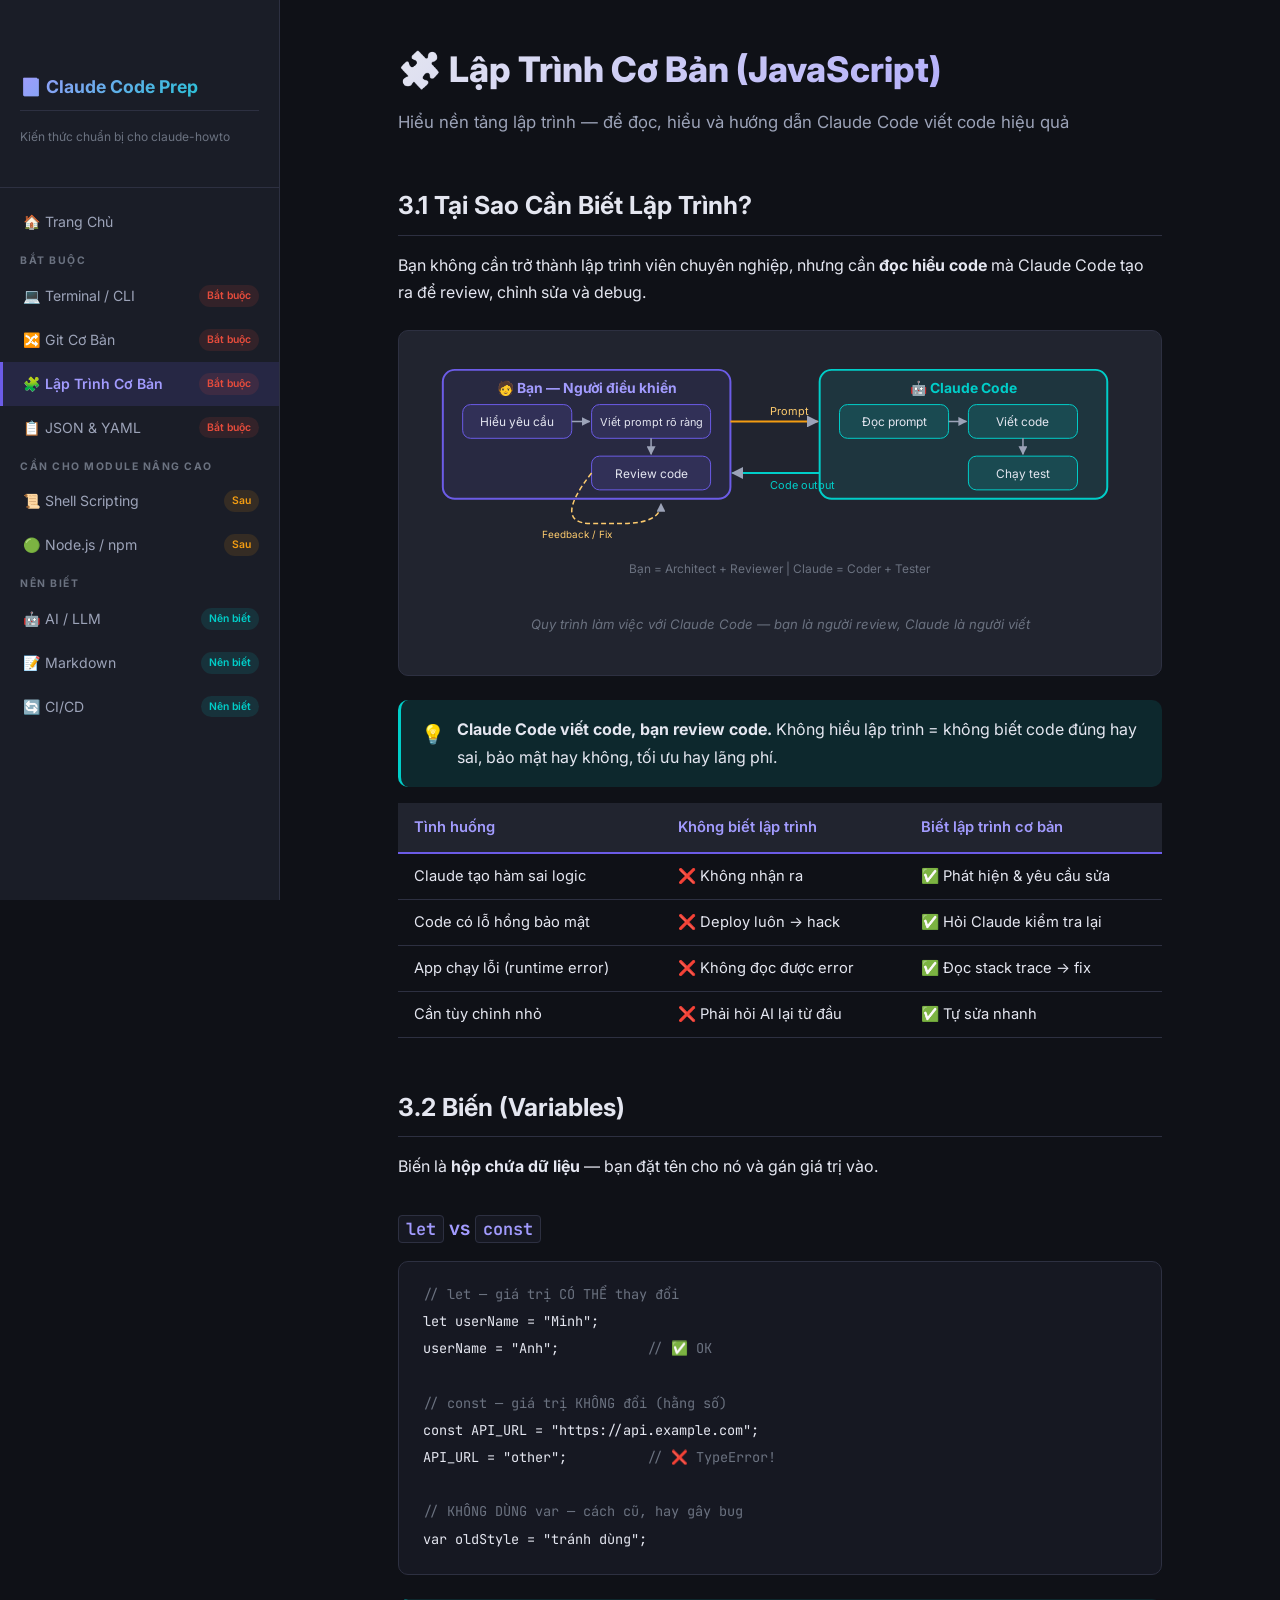
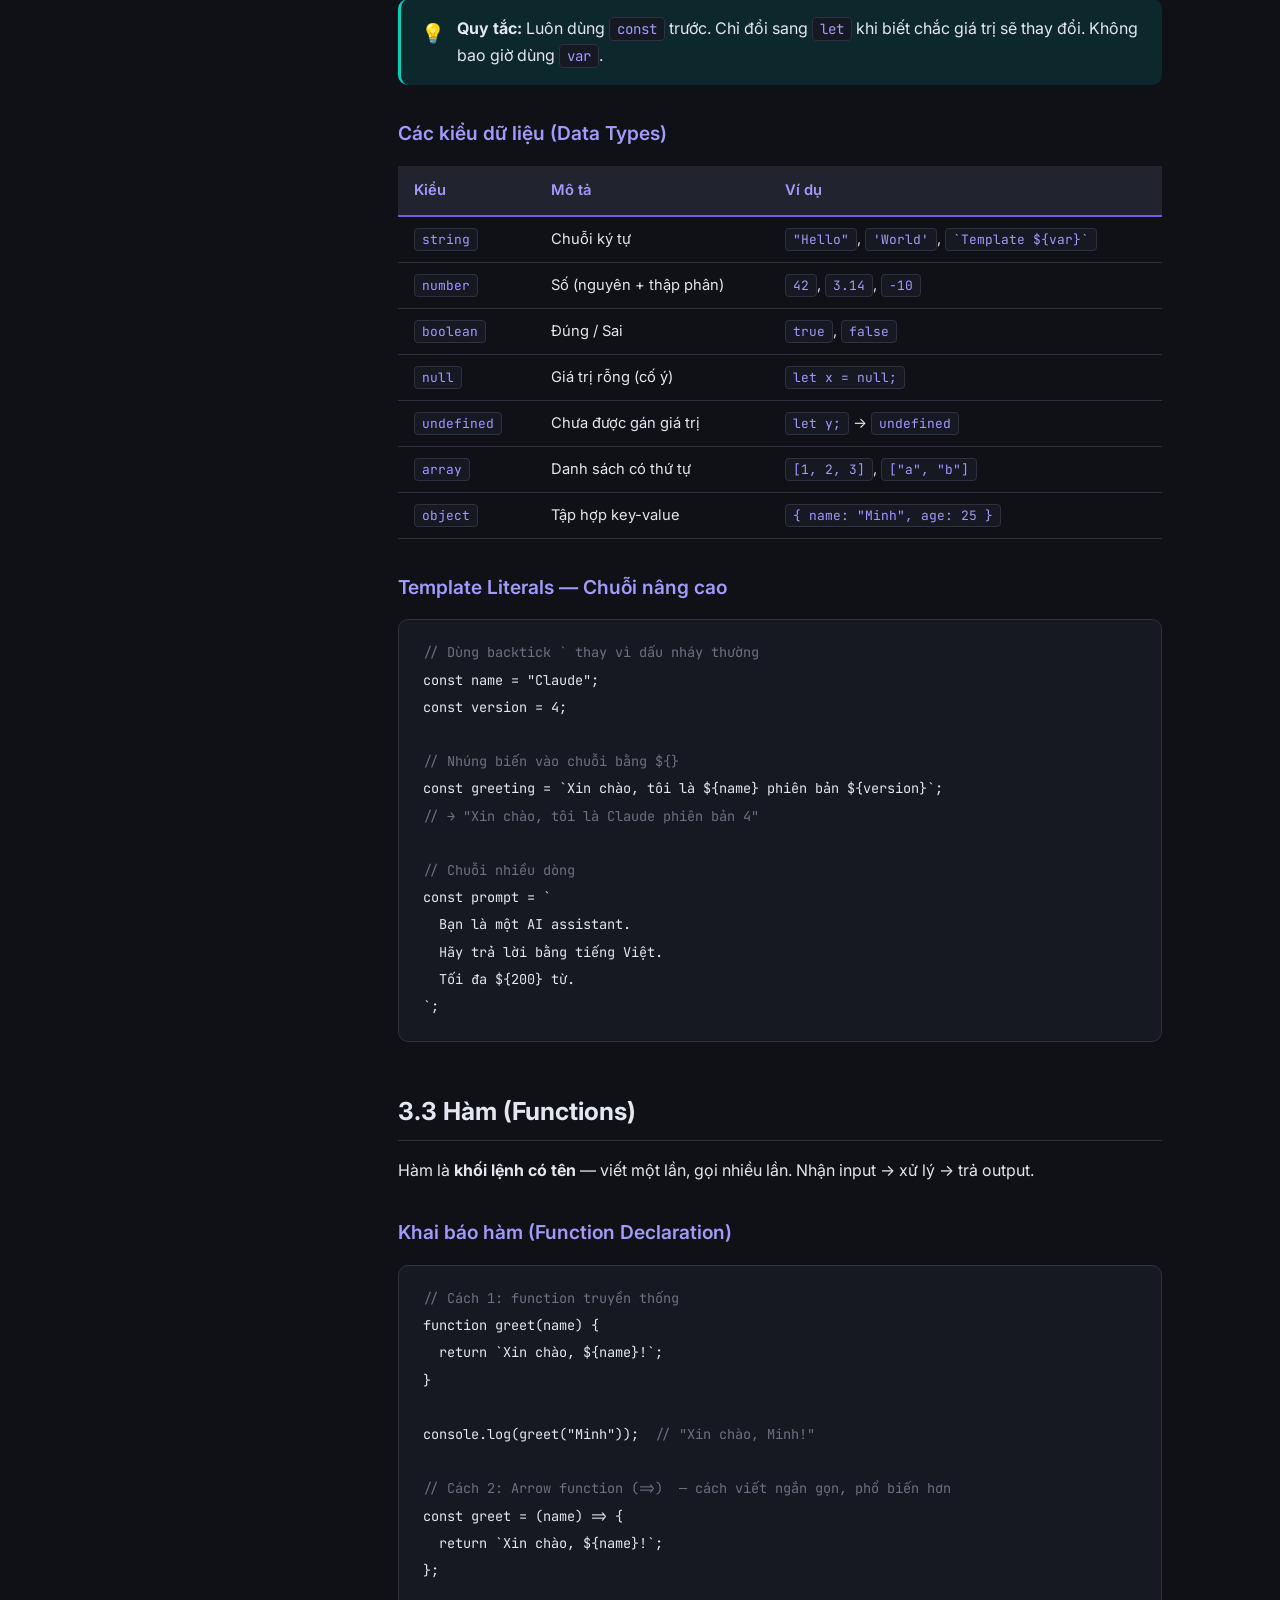
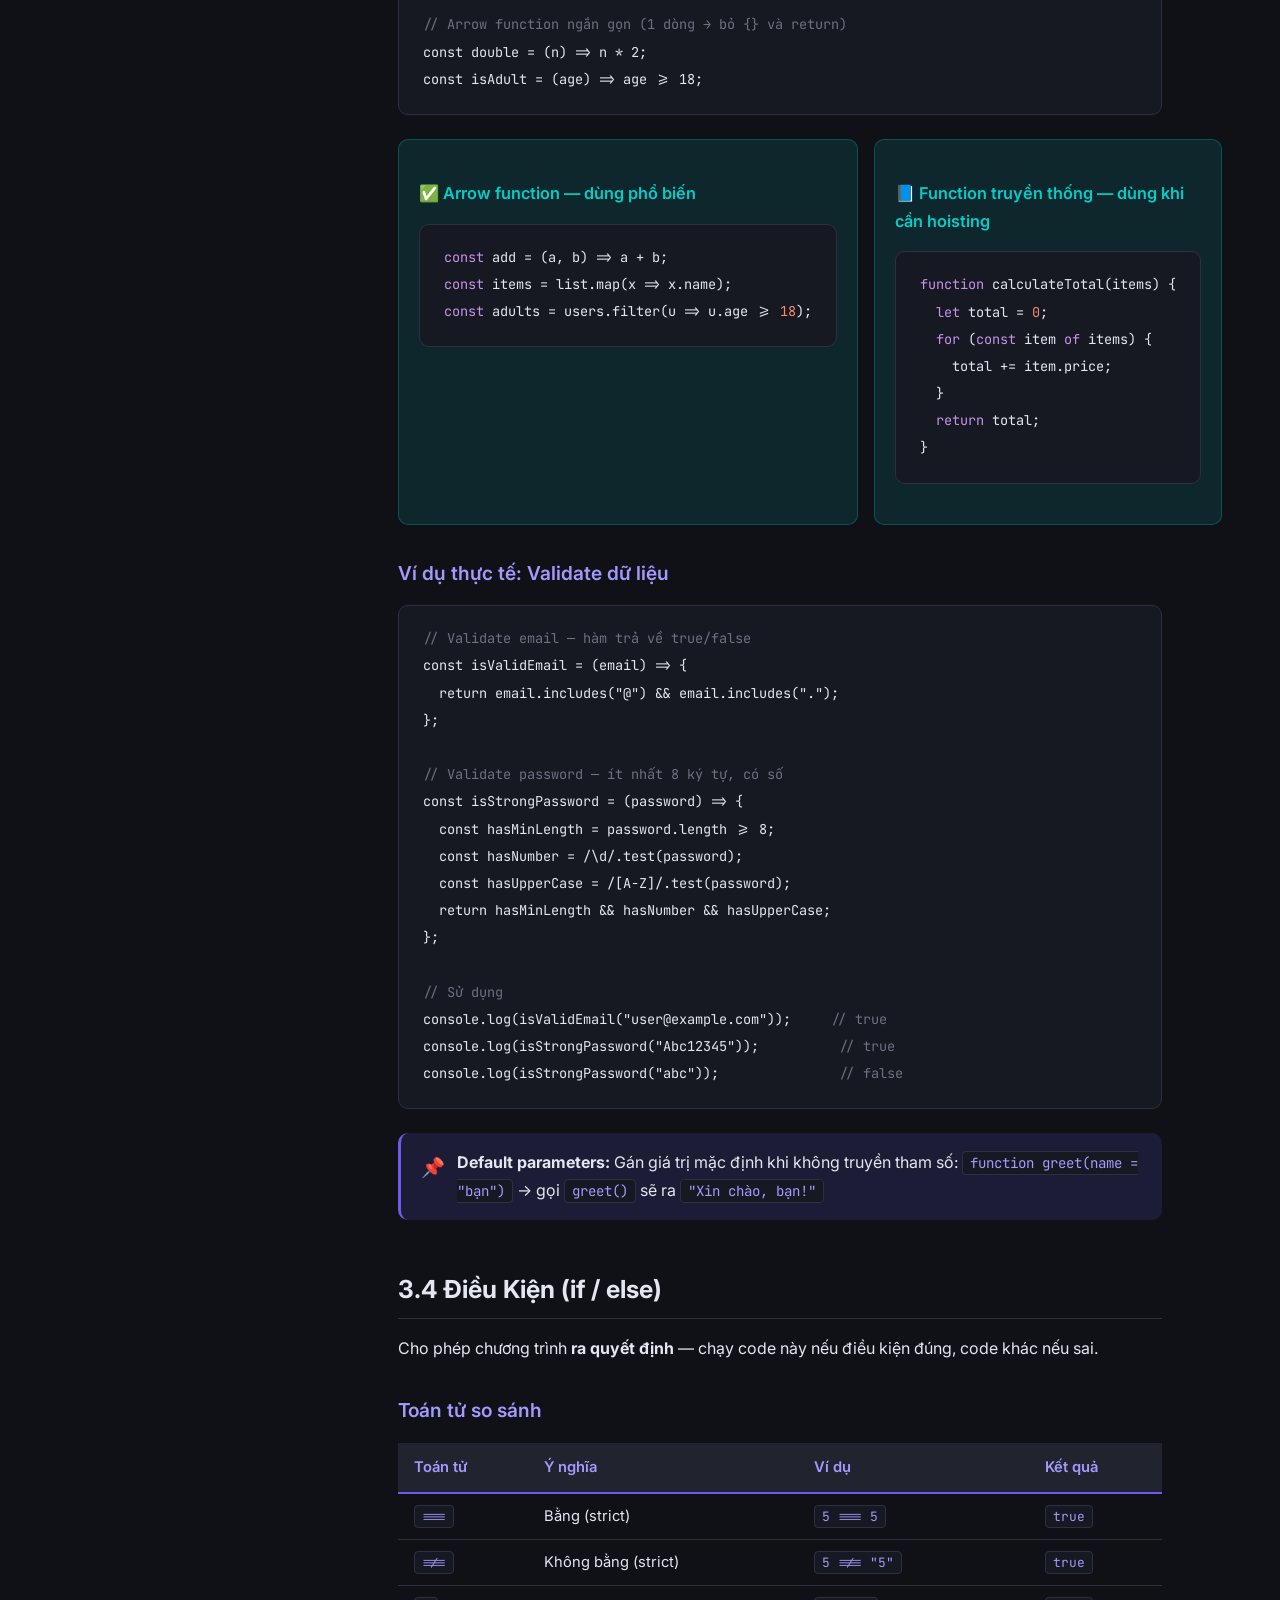
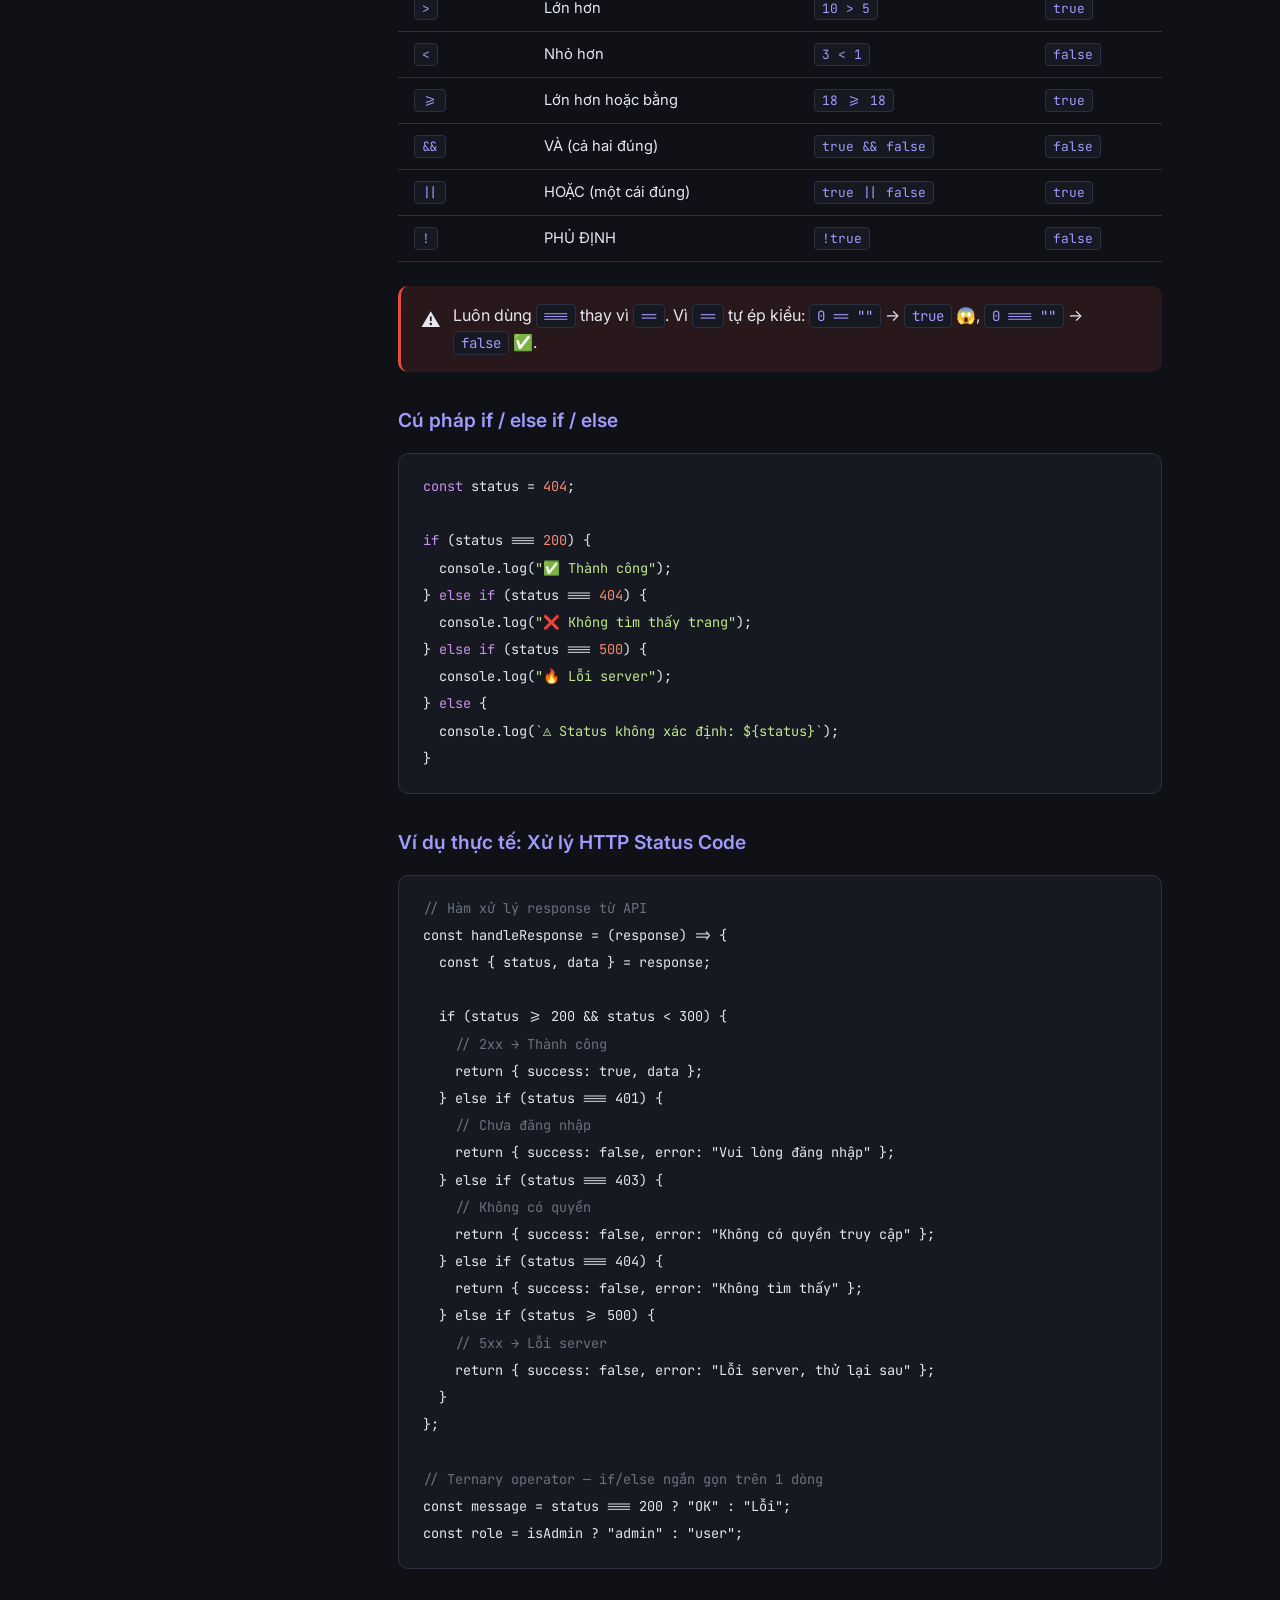
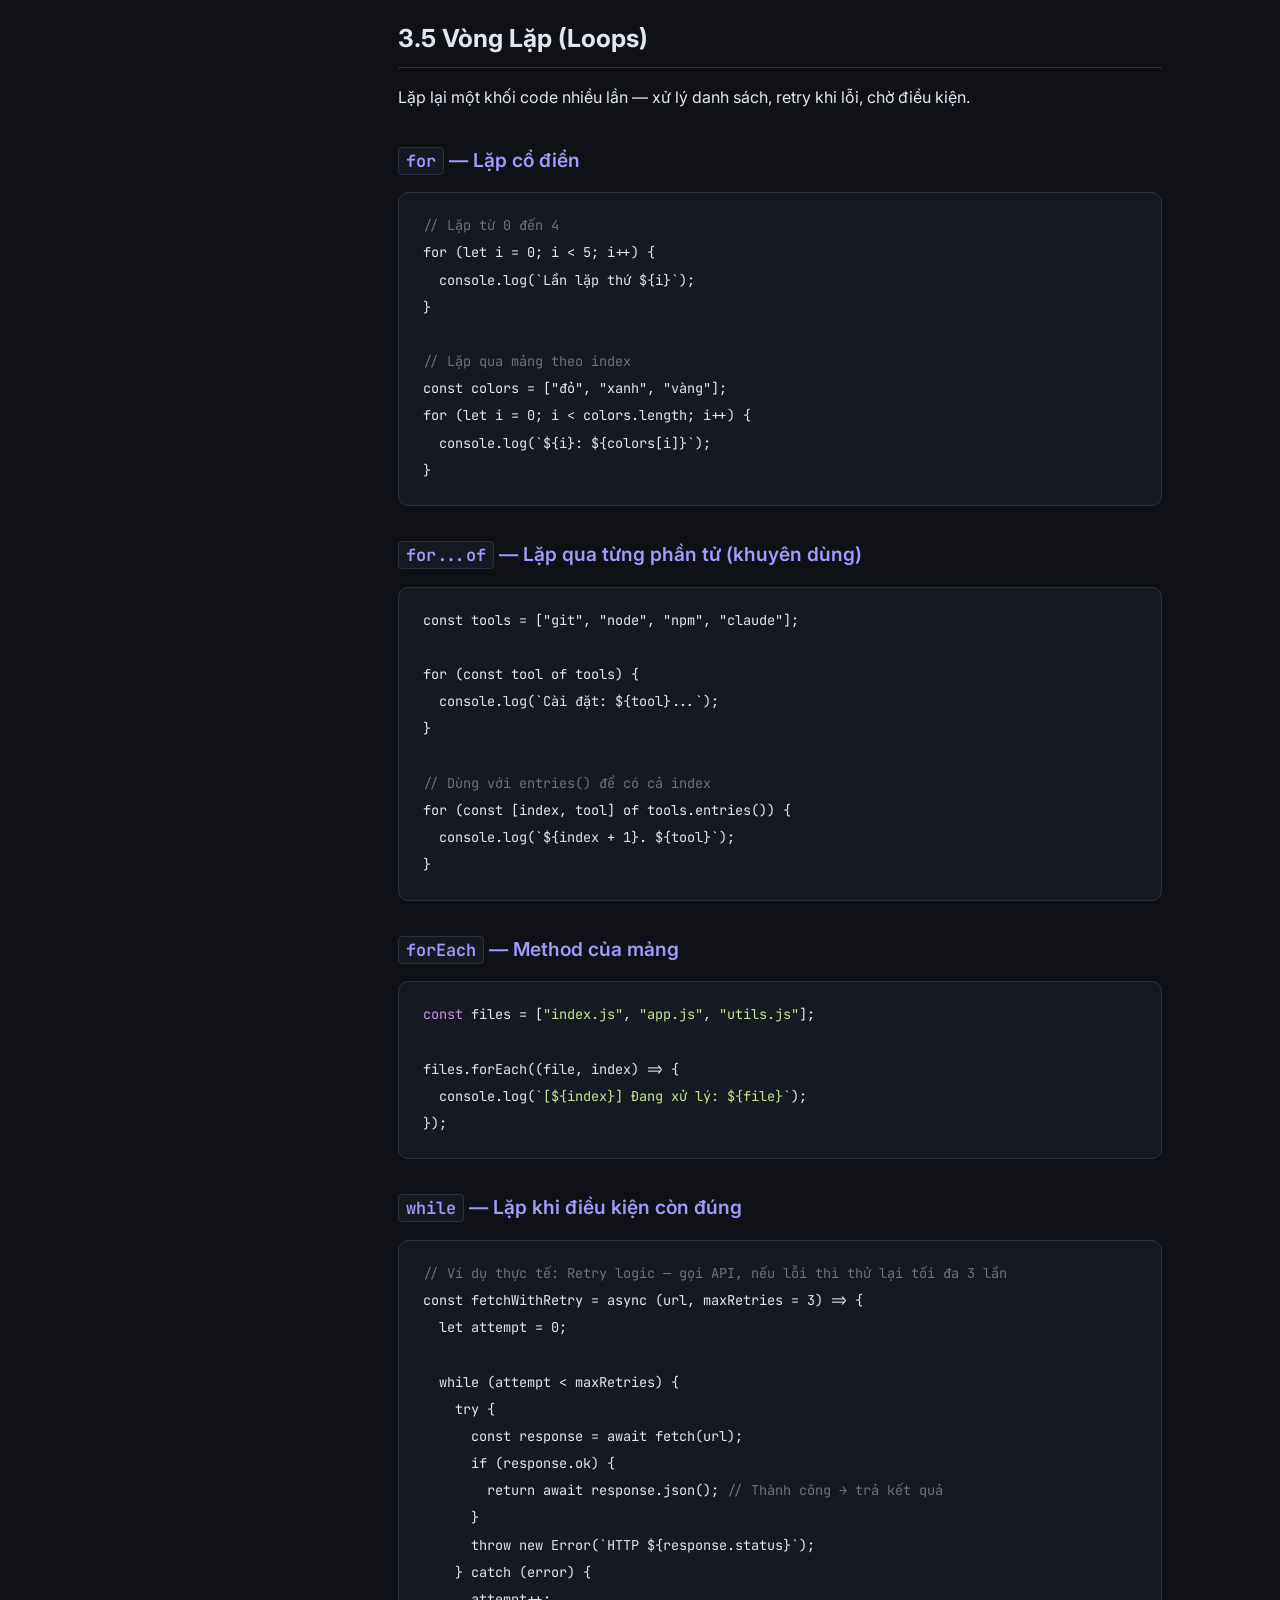
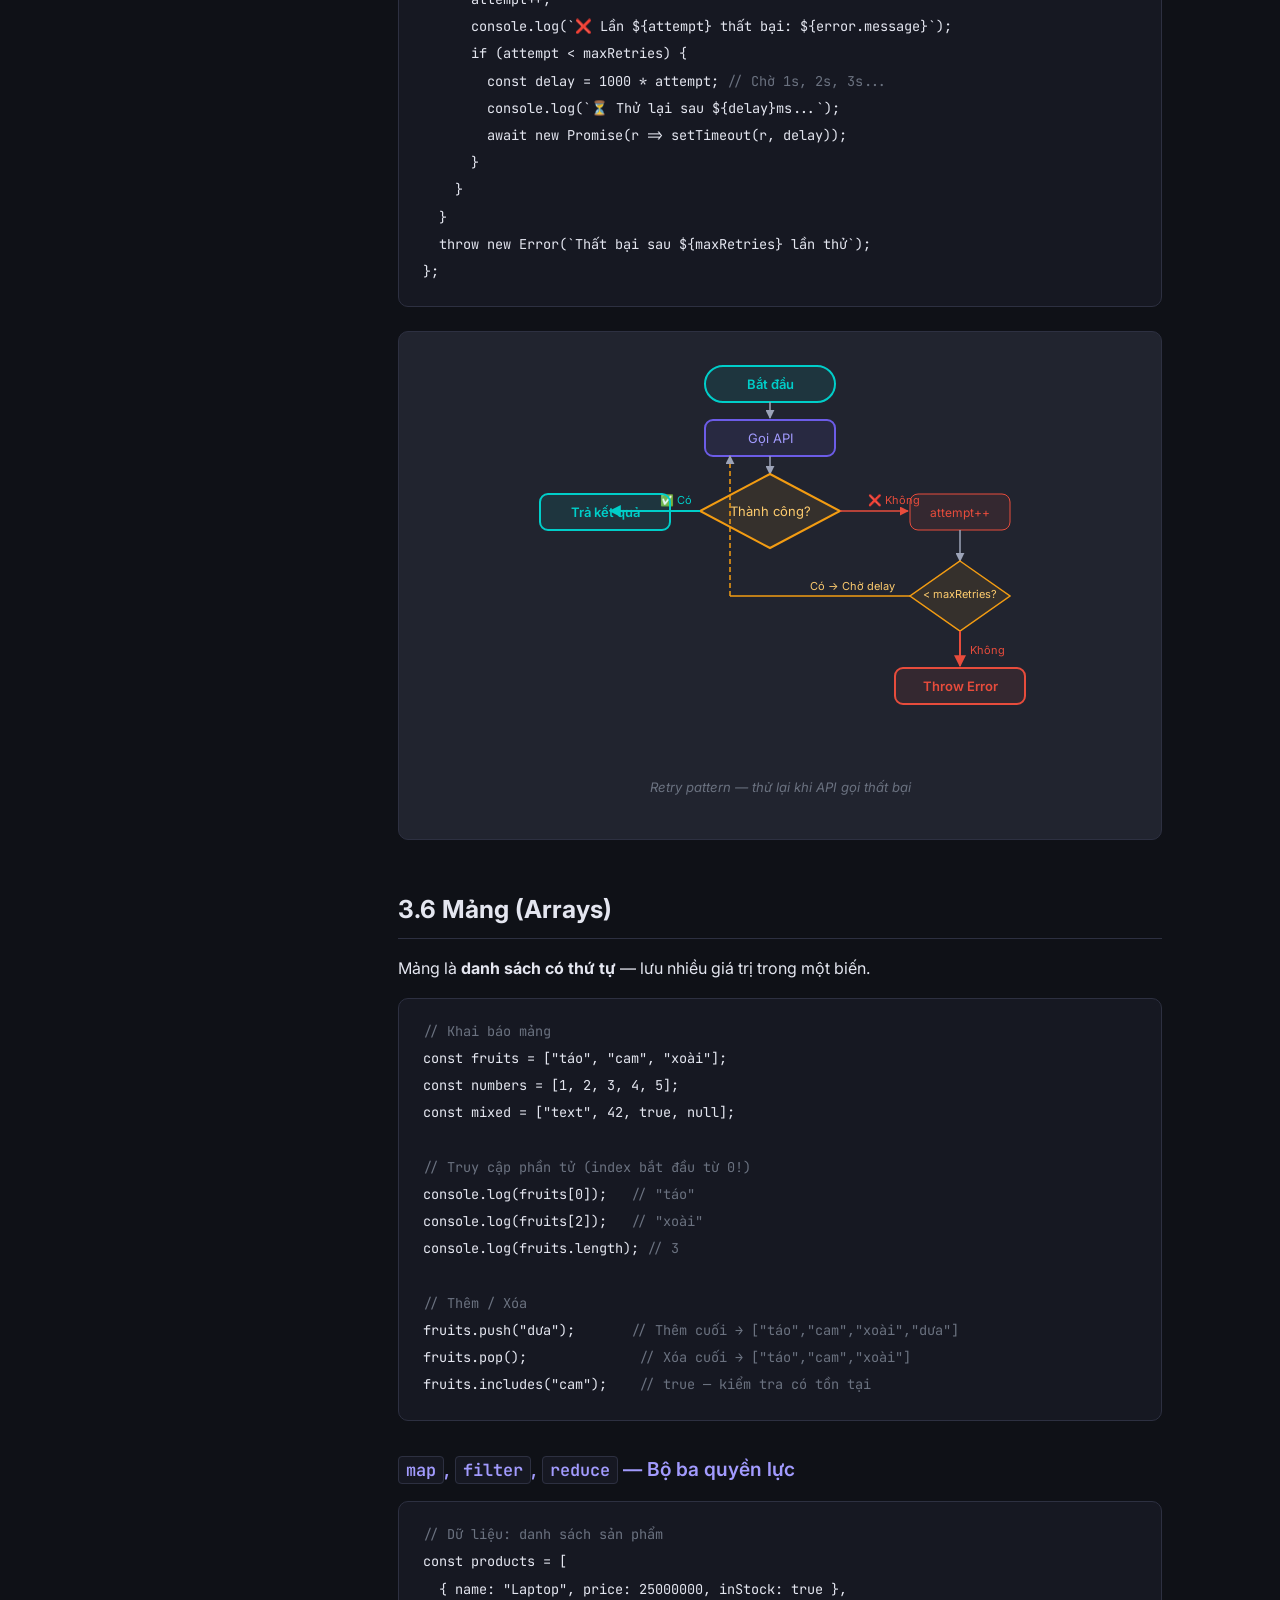
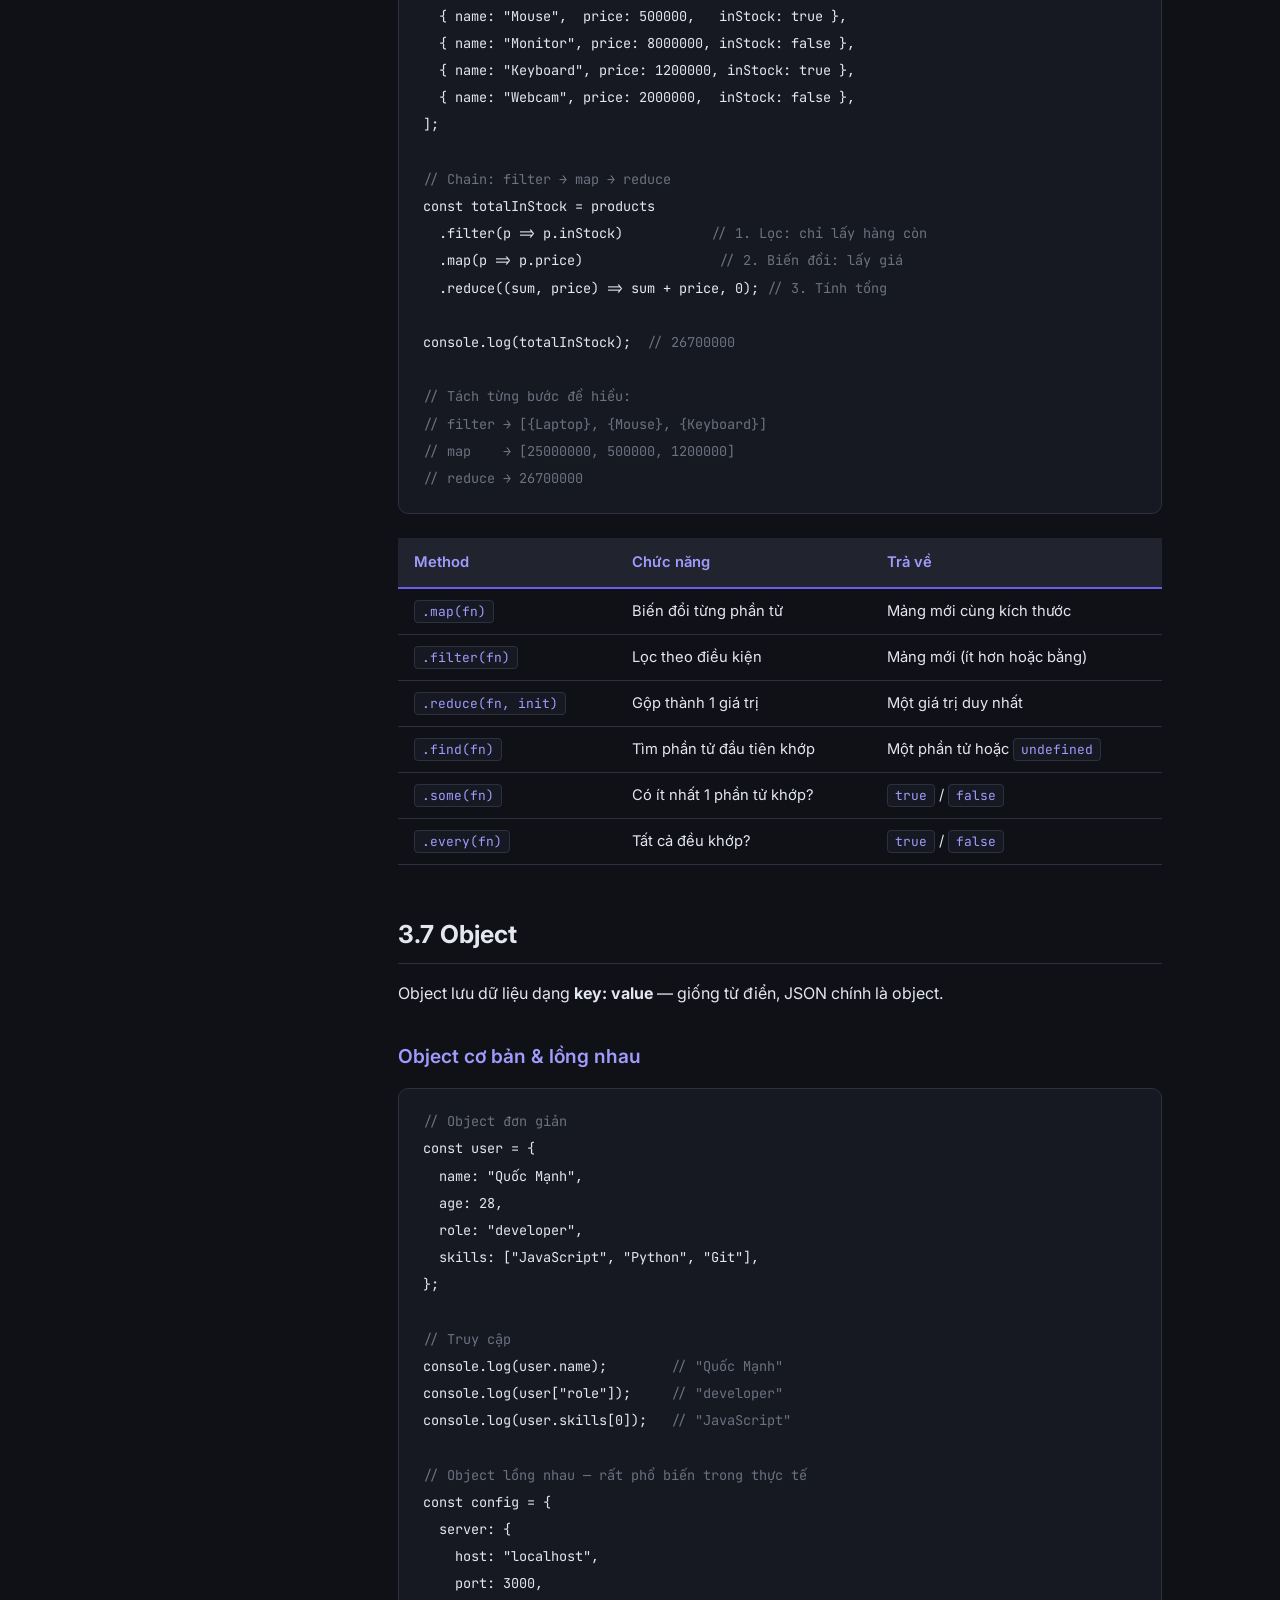
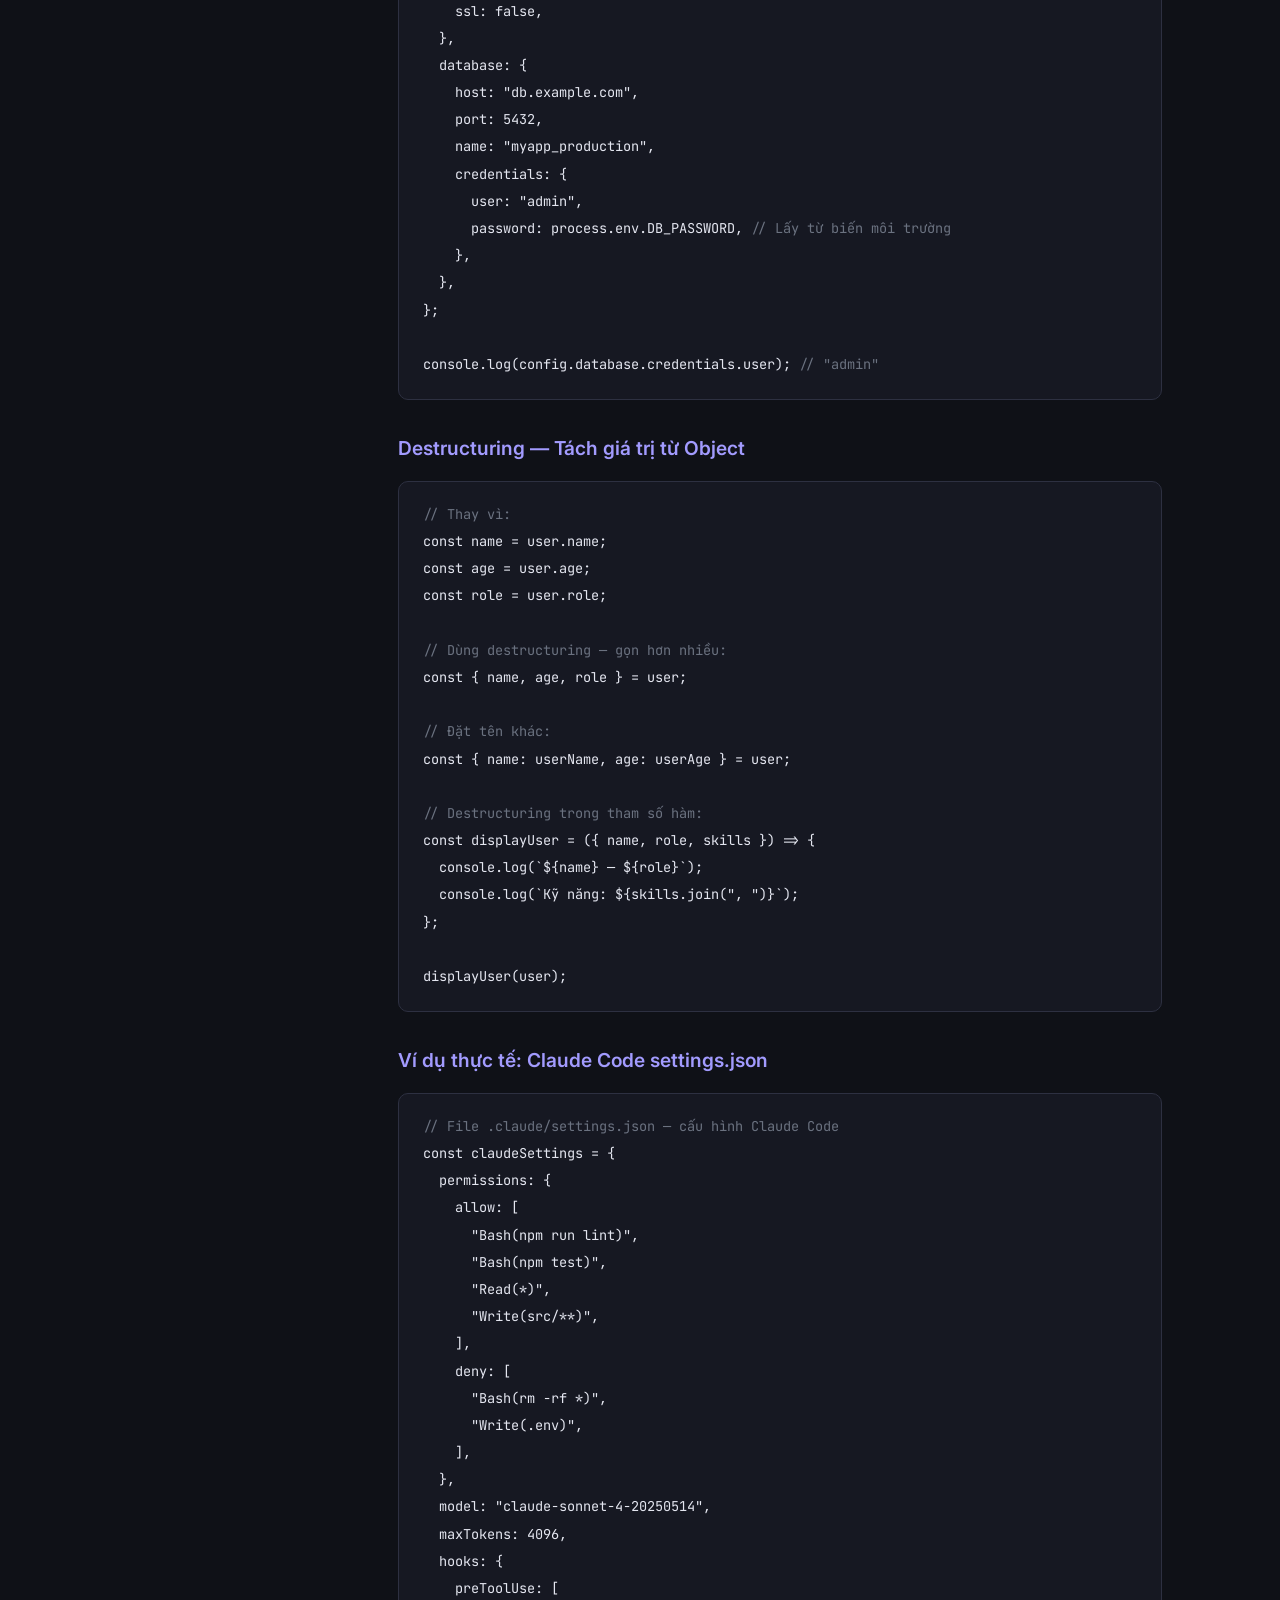
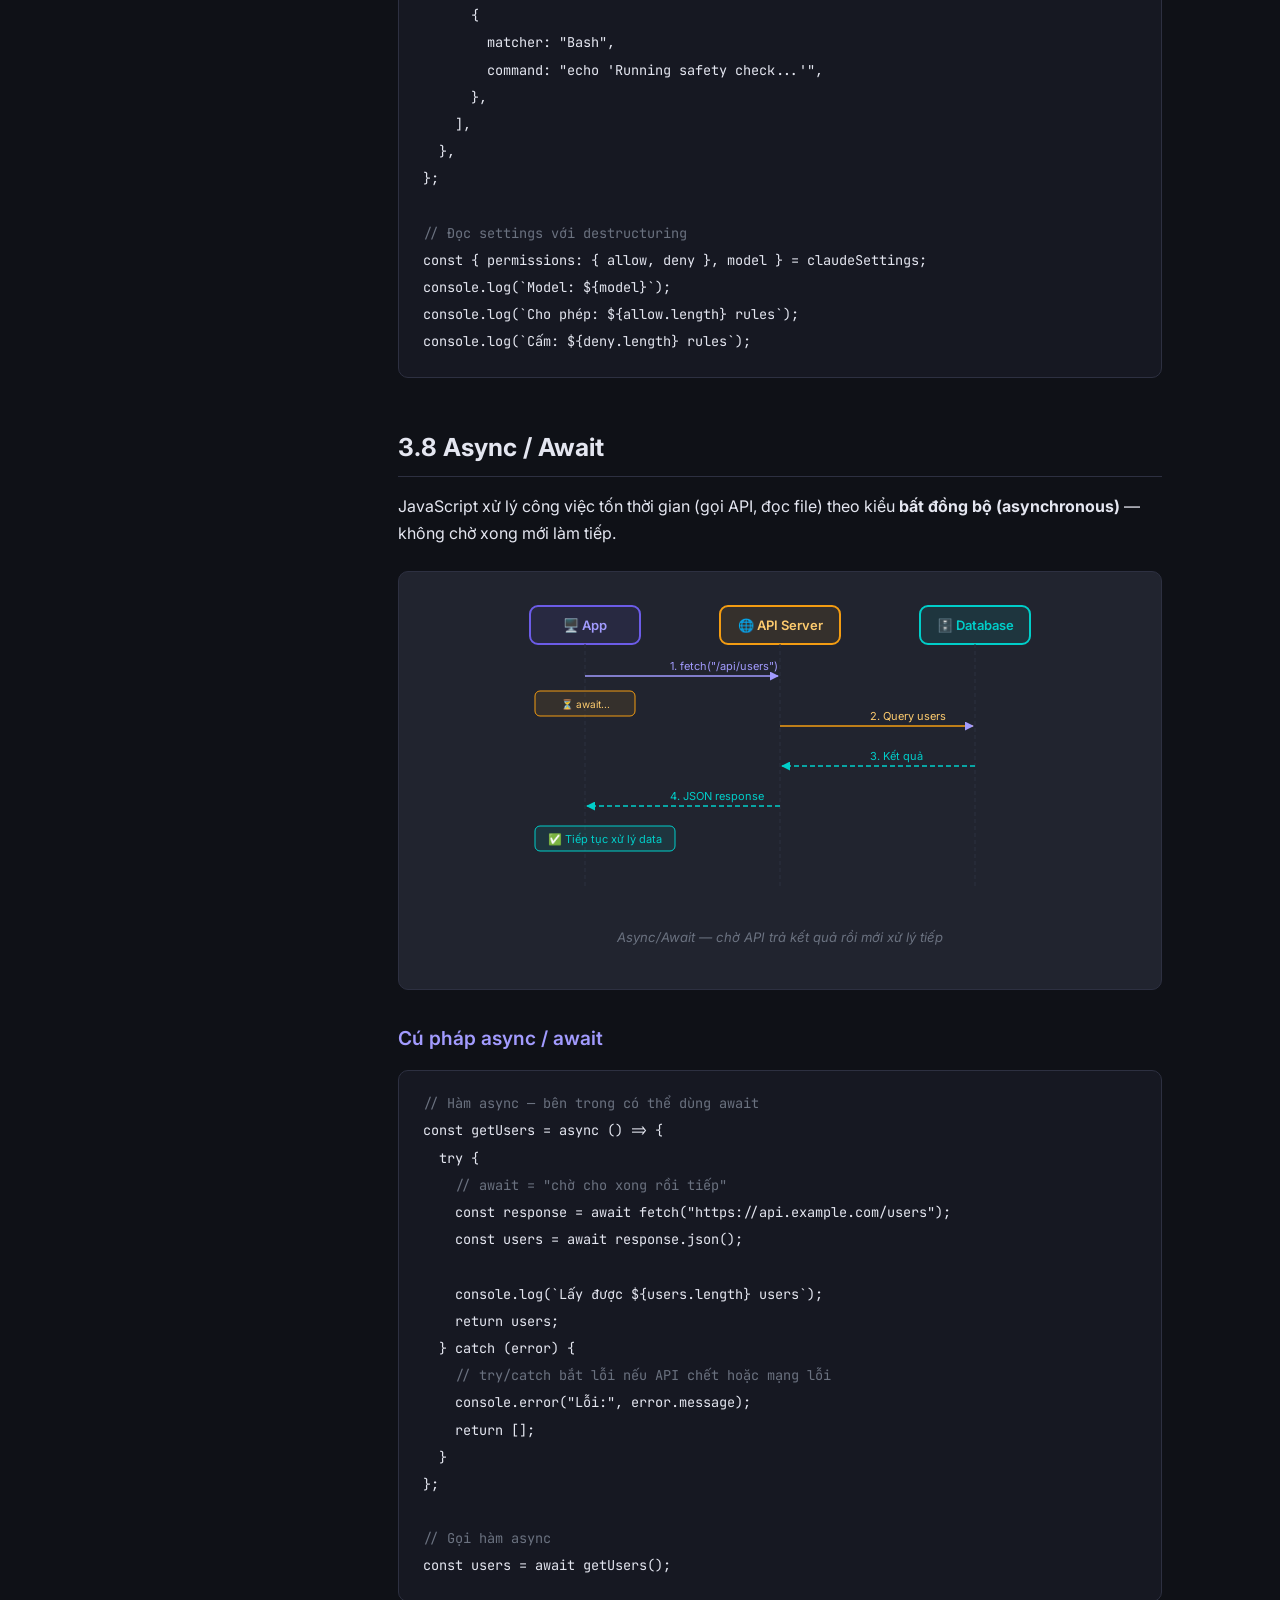
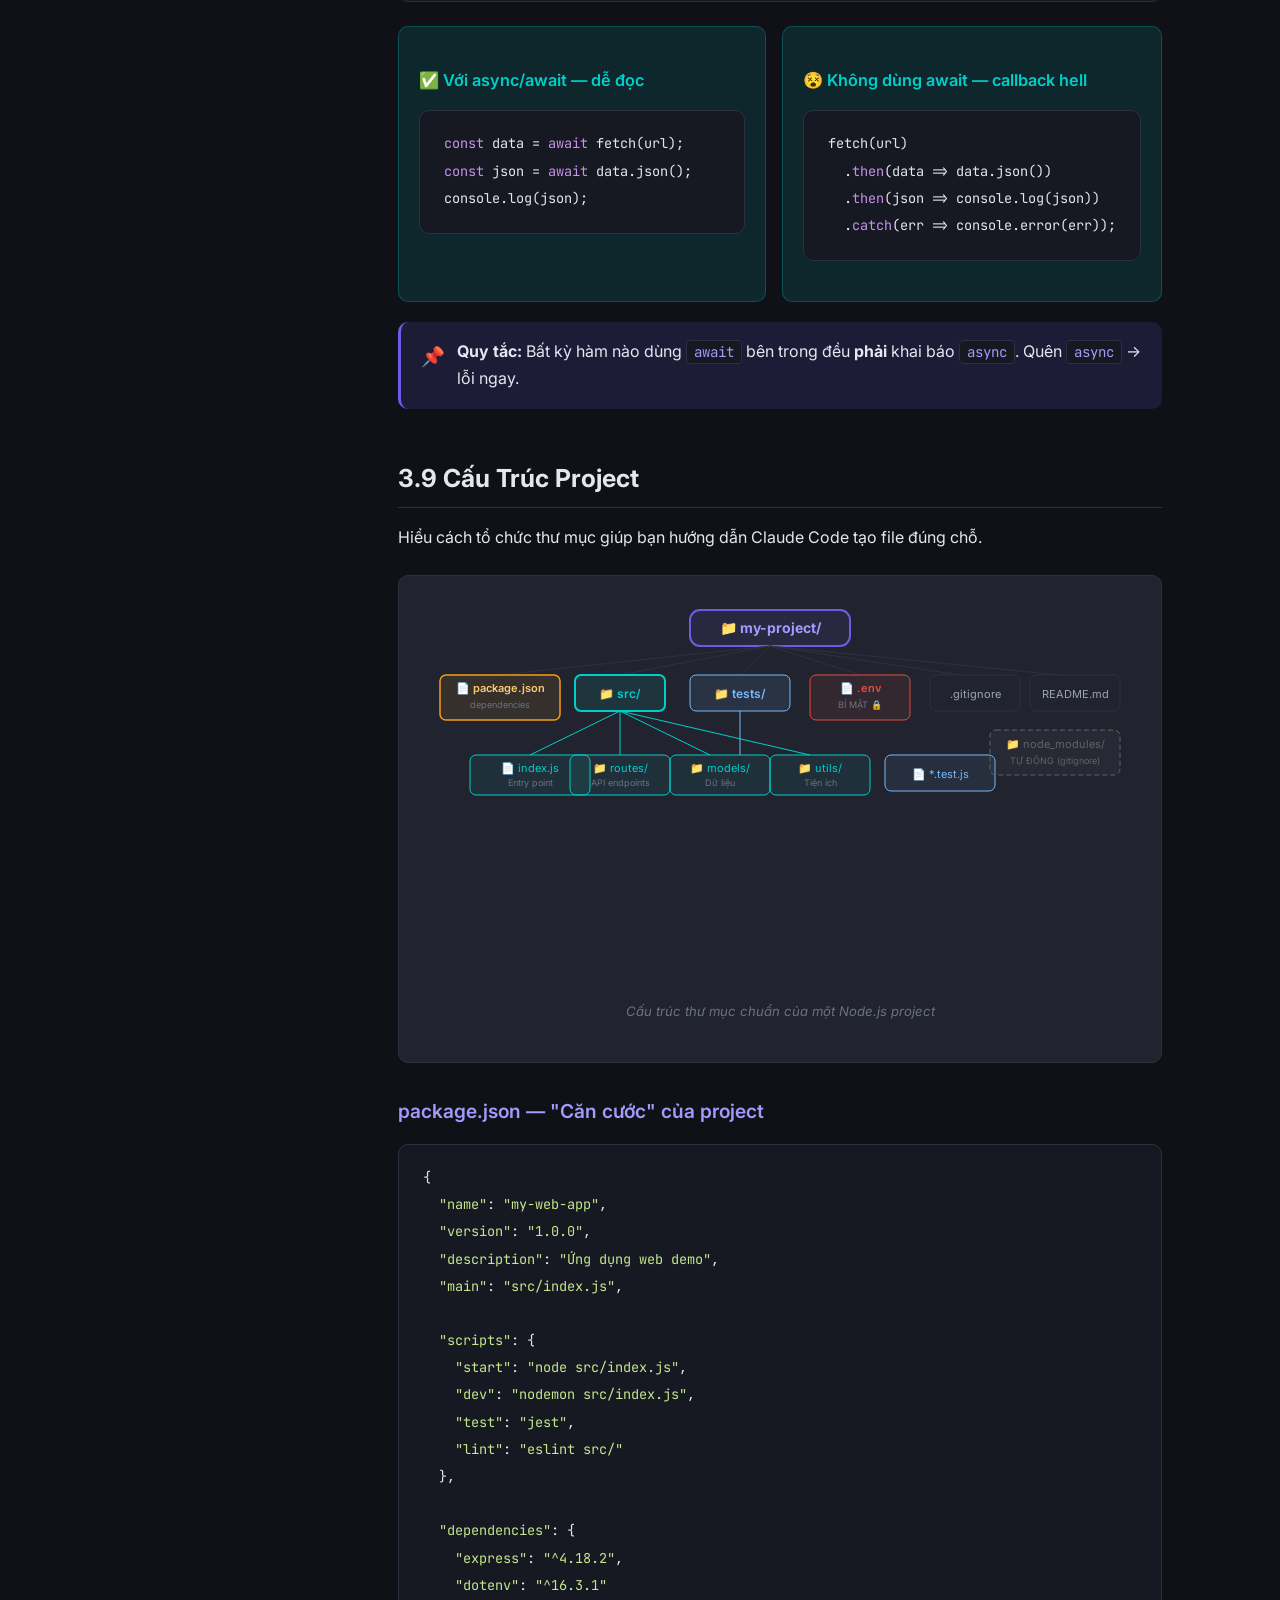
<file: 03-programming.html>
<!DOCTYPE html>
<html lang="vi">
<head>
  <meta charset="UTF-8">
  <meta name="viewport" content="width=device-width, initial-scale=1.0">
  <title>Bài 3: Lập Trình Cơ Bản (JavaScript) — Claude Code Prep</title>
  <link href="https://fonts.googleapis.com/css2?family=Inter:wght@400;500;600;700;800&family=JetBrains+Mono:wght@400;500;600&display=swap" rel="stylesheet">
  <link rel="stylesheet" href="css/style.css">
</head>
<body>
  <button class="hamburger" aria-label="Menu">☰</button>
  <div class="layout">
    <aside class="sidebar" id="sidebar">
      <div class="sidebar-header">
        <h2>📘 Claude Code Prep</h2>
        <p>Kiến thức chuẩn bị cho claude-howto</p>
      </div>
      <nav class="sidebar-nav">
        <a class="nav-link" href="index.html">🏠 Trang Chủ</a>
        <div class="nav-section">BẮT BUỘC</div>
        <a class="nav-link" href="01-terminal.html">💻 Terminal / CLI <span class="badge badge-required">Bắt buộc</span></a>
        <a class="nav-link" href="02-git.html">🔀 Git Cơ Bản <span class="badge badge-required">Bắt buộc</span></a>
        <a class="nav-link active" href="03-programming.html">🧩 Lập Trình Cơ Bản <span class="badge badge-required">Bắt buộc</span></a>
        <a class="nav-link" href="04-json-yaml.html">📋 JSON & YAML <span class="badge badge-required">Bắt buộc</span></a>
        <div class="nav-section">CẦN CHO MODULE NÂNG CAO</div>
        <a class="nav-link" href="05-shell.html">📜 Shell Scripting <span class="badge badge-later">Sau</span></a>
        <a class="nav-link" href="06-nodejs.html">🟢 Node.js / npm <span class="badge badge-later">Sau</span></a>
        <div class="nav-section">NÊN BIẾT</div>
        <a class="nav-link" href="07-ai-llm.html">🤖 AI / LLM <span class="badge badge-optional">Nên biết</span></a>
        <a class="nav-link" href="08-markdown.html">📝 Markdown <span class="badge badge-optional">Nên biết</span></a>
        <a class="nav-link" href="09-cicd.html">🔄 CI/CD <span class="badge badge-optional">Nên biết</span></a>
      </nav>
    </aside>

    <main class="main">
      <div class="content">
        <h1>🧩 Lập Trình Cơ Bản (JavaScript)</h1>
        <p class="subtitle">Hiểu nền tảng lập trình — để đọc, hiểu và hướng dẫn Claude Code viết code hiệu quả</p>

        <!-- ============ 3.1 Tai Sao Can Biet Lap Trinh ============ -->
        <h2 id="why">3.1 Tại Sao Cần Biết Lập Trình?</h2>
        <p>Bạn không cần trở thành lập trình viên chuyên nghiệp, nhưng cần <strong>đọc hiểu code</strong> mà Claude Code tạo ra để review, chỉnh sửa và debug.</p>

        <div class="diagram-container">
          <svg viewBox="0 0 720 240" xmlns="http://www.w3.org/2000/svg" style="max-width:720px;width:100%;height:auto">
            <defs><marker id="p3a" viewBox="0 0 10 10" refX="9" refY="5" markerWidth="6" markerHeight="6" orient="auto"><path d="M 0 0 L 10 5 L 0 10 z" fill="#9ca3b8"/></marker></defs>
            <!-- You box -->
            <rect x="20" y="15" width="290" height="130" rx="12" fill="#6c5ce718" stroke="#6c5ce7" stroke-width="2"/>
            <text x="165" y="38" text-anchor="middle" fill="#a29bfe" font-size="14" font-weight="700">🧑 Bạn — Người điều khiển</text>
            <rect x="40" y="50" width="110" height="34" rx="8" fill="#6c5ce722" stroke="#6c5ce7"/>
            <text x="95" y="72" text-anchor="middle" fill="#e4e6f0" font-size="12">Hiểu yêu cầu</text>
            <line x1="150" y1="67" x2="168" y2="67" stroke="#9ca3b8" stroke-width="1.5" marker-end="url(#p3a)"/>
            <rect x="170" y="50" width="120" height="34" rx="8" fill="#6c5ce722" stroke="#6c5ce7"/>
            <text x="230" y="72" text-anchor="middle" fill="#e4e6f0" font-size="11">Viết prompt rõ ràng</text>
            <line x1="230" y1="84" x2="230" y2="100" stroke="#9ca3b8" stroke-width="1.5" marker-end="url(#p3a)"/>
            <rect x="170" y="102" width="120" height="34" rx="8" fill="#6c5ce722" stroke="#6c5ce7"/>
            <text x="230" y="124" text-anchor="middle" fill="#e4e6f0" font-size="12">Review code</text>
            <!-- Claude box -->
            <rect x="400" y="15" width="290" height="130" rx="12" fill="#00cec918" stroke="#00cec9" stroke-width="2"/>
            <text x="545" y="38" text-anchor="middle" fill="#00cec9" font-size="14" font-weight="700">🤖 Claude Code</text>
            <rect x="420" y="50" width="110" height="34" rx="8" fill="#00cec922" stroke="#00cec9"/>
            <text x="475" y="72" text-anchor="middle" fill="#e4e6f0" font-size="12">Đọc prompt</text>
            <line x1="530" y1="67" x2="548" y2="67" stroke="#9ca3b8" stroke-width="1.5" marker-end="url(#p3a)"/>
            <rect x="550" y="50" width="110" height="34" rx="8" fill="#00cec922" stroke="#00cec9"/>
            <text x="605" y="72" text-anchor="middle" fill="#e4e6f0" font-size="12">Viết code</text>
            <line x1="605" y1="84" x2="605" y2="100" stroke="#9ca3b8" stroke-width="1.5" marker-end="url(#p3a)"/>
            <rect x="550" y="102" width="110" height="34" rx="8" fill="#00cec922" stroke="#00cec9"/>
            <text x="605" y="124" text-anchor="middle" fill="#e4e6f0" font-size="12">Chạy test</text>
            <!-- Arrows between -->
            <line x1="310" y1="67" x2="398" y2="67" stroke="#f39c12" stroke-width="2" marker-end="url(#p3a)"/>
            <text x="350" y="60" fill="#fdcb6e" font-size="11">Prompt</text>
            <line x1="400" y1="119" x2="312" y2="119" stroke="#00cec9" stroke-width="2" marker-end="url(#p3a)"/>
            <text x="350" y="135" fill="#00cec9" font-size="11">Code output</text>
            <!-- Feedback loop -->
            <path d="M 170 119 Q 130 170 170 170 L 200 170 Q 240 170 240 150" stroke="#fdcb6e" stroke-width="1.5" fill="none" stroke-dasharray="5,3" marker-end="url(#p3a)"/>
            <text x="120" y="185" fill="#fdcb6e" font-size="10">Feedback / Fix</text>
            <!-- Bottom label -->
            <text x="360" y="220" text-anchor="middle" fill="#6b7280" font-size="12">Bạn = Architect + Reviewer | Claude = Coder + Tester</text>
          </svg>
          <p class="caption">Quy trình làm việc với Claude Code — bạn là người review, Claude là người viết</p>
        </div>

        <div class="info-box tip">
          <span class="icon">💡</span>
          <p><strong>Claude Code viết code, bạn review code.</strong> Không hiểu lập trình = không biết code đúng hay sai, bảo mật hay không, tối ưu hay lãng phí.</p>
        </div>

        <table>
          <thead><tr><th>Tình huống</th><th>Không biết lập trình</th><th>Biết lập trình cơ bản</th></tr></thead>
          <tbody>
            <tr><td>Claude tạo hàm sai logic</td><td>❌ Không nhận ra</td><td>✅ Phát hiện & yêu cầu sửa</td></tr>
            <tr><td>Code có lỗ hổng bảo mật</td><td>❌ Deploy luôn → hack</td><td>✅ Hỏi Claude kiểm tra lại</td></tr>
            <tr><td>App chạy lỗi (runtime error)</td><td>❌ Không đọc được error</td><td>✅ Đọc stack trace → fix</td></tr>
            <tr><td>Cần tùy chỉnh nhỏ</td><td>❌ Phải hỏi AI lại từ đầu</td><td>✅ Tự sửa nhanh</td></tr>
          </tbody>
        </table>

        <!-- ============ 3.2 Bien (Variables) ============ -->
        <h2 id="variables">3.2 Biến (Variables)</h2>
        <p>Biến là <strong>hộp chứa dữ liệu</strong> — bạn đặt tên cho nó và gán giá trị vào.</p>

        <h3><code>let</code> vs <code>const</code></h3>
        <pre><code><span class="comment">// let — giá trị CÓ THỂ thay đổi</span>
let userName = "Minh";
userName = "Anh";           <span class="comment">// ✅ OK</span>

<span class="comment">// const — giá trị KHÔNG đổi (hằng số)</span>
const API_URL = "https://api.example.com";
API_URL = "other";          <span class="comment">// ❌ TypeError!</span>

<span class="comment">// KHÔNG DÙNG var — cách cũ, hay gây bug</span>
var oldStyle = "tránh dùng";</code></pre>

        <div class="info-box tip">
          <span class="icon">💡</span>
          <p><strong>Quy tắc:</strong> Luôn dùng <code>const</code> trước. Chỉ đổi sang <code>let</code> khi biết chắc giá trị sẽ thay đổi. Không bao giờ dùng <code>var</code>.</p>
        </div>

        <h3>Các kiểu dữ liệu (Data Types)</h3>
        <table>
          <thead><tr><th>Kiểu</th><th>Mô tả</th><th>Ví dụ</th></tr></thead>
          <tbody>
            <tr><td><code>string</code></td><td>Chuỗi ký tự</td><td><code>"Hello"</code>, <code>'World'</code>, <code>`Template ${var}`</code></td></tr>
            <tr><td><code>number</code></td><td>Số (nguyên + thập phân)</td><td><code>42</code>, <code>3.14</code>, <code>-10</code></td></tr>
            <tr><td><code>boolean</code></td><td>Đúng / Sai</td><td><code>true</code>, <code>false</code></td></tr>
            <tr><td><code>null</code></td><td>Giá trị rỗng (cố ý)</td><td><code>let x = null;</code></td></tr>
            <tr><td><code>undefined</code></td><td>Chưa được gán giá trị</td><td><code>let y;</code> → <code>undefined</code></td></tr>
            <tr><td><code>array</code></td><td>Danh sách có thứ tự</td><td><code>[1, 2, 3]</code>, <code>["a", "b"]</code></td></tr>
            <tr><td><code>object</code></td><td>Tập hợp key-value</td><td><code>{ name: "Minh", age: 25 }</code></td></tr>
          </tbody>
        </table>

        <h3>Template Literals — Chuỗi nâng cao</h3>
        <pre><code><span class="comment">// Dùng backtick ` thay vì dấu nháy thường</span>
const name = "Claude";
const version = 4;

<span class="comment">// Nhúng biến vào chuỗi bằng ${}</span>
const greeting = `Xin chào, tôi là ${name} phiên bản ${version}`;
<span class="comment">// → "Xin chào, tôi là Claude phiên bản 4"</span>

<span class="comment">// Chuỗi nhiều dòng</span>
const prompt = `
  Bạn là một AI assistant.
  Hãy trả lời bằng tiếng Việt.
  Tối đa ${200} từ.
`;</code></pre>

        <!-- ============ 3.3 Ham (Functions) ============ -->
        <h2 id="functions">3.3 Hàm (Functions)</h2>
        <p>Hàm là <strong>khối lệnh có tên</strong> — viết một lần, gọi nhiều lần. Nhận input → xử lý → trả output.</p>

        <h3>Khai báo hàm (Function Declaration)</h3>
        <pre><code><span class="comment">// Cách 1: function truyền thống</span>
function greet(name) {
  return `Xin chào, ${name}!`;
}

console.log(greet("Minh"));  <span class="comment">// "Xin chào, Minh!"</span>

<span class="comment">// Cách 2: Arrow function (=>)  — cách viết ngắn gọn, phổ biến hơn</span>
const greet = (name) => {
  return `Xin chào, ${name}!`;
};

<span class="comment">// Arrow function ngắn gọn (1 dòng → bỏ {} và return)</span>
const double = (n) => n * 2;
const isAdult = (age) => age >= 18;</code></pre>

        <div class="compare">
          <div class="compare-good">
            <h4>✅ Arrow function — dùng phổ biến</h4>
            <pre><code>const add = (a, b) => a + b;
const items = list.map(x => x.name);
const adults = users.filter(u => u.age >= 18);</code></pre>
          </div>
          <div class="compare-good">
            <h4>📘 Function truyền thống — dùng khi cần hoisting</h4>
            <pre><code>function calculateTotal(items) {
  let total = 0;
  for (const item of items) {
    total += item.price;
  }
  return total;
}</code></pre>
          </div>
        </div>

        <h3>Ví dụ thực tế: Validate dữ liệu</h3>
        <pre><code><span class="comment">// Validate email — hàm trả về true/false</span>
const isValidEmail = (email) => {
  return email.includes("@") && email.includes(".");
};

<span class="comment">// Validate password — ít nhất 8 ký tự, có số</span>
const isStrongPassword = (password) => {
  const hasMinLength = password.length >= 8;
  const hasNumber = /\d/.test(password);
  const hasUpperCase = /[A-Z]/.test(password);
  return hasMinLength && hasNumber && hasUpperCase;
};

<span class="comment">// Sử dụng</span>
console.log(isValidEmail("user@example.com"));     <span class="comment">// true</span>
console.log(isStrongPassword("Abc12345"));          <span class="comment">// true</span>
console.log(isStrongPassword("abc"));               <span class="comment">// false</span></code></pre>

        <div class="info-box note">
          <span class="icon">📌</span>
          <p><strong>Default parameters:</strong> Gán giá trị mặc định khi không truyền tham số: <code>function greet(name = "bạn")</code> → gọi <code>greet()</code> sẽ ra <code>"Xin chào, bạn!"</code></p>
        </div>

        <!-- ============ 3.4 Dieu Kien (if/else) ============ -->
        <h2 id="conditions">3.4 Điều Kiện (if / else)</h2>
        <p>Cho phép chương trình <strong>ra quyết định</strong> — chạy code này nếu điều kiện đúng, code khác nếu sai.</p>

        <h3>Toán tử so sánh</h3>
        <table>
          <thead><tr><th>Toán tử</th><th>Ý nghĩa</th><th>Ví dụ</th><th>Kết quả</th></tr></thead>
          <tbody>
            <tr><td><code>===</code></td><td>Bằng (strict)</td><td><code>5 === 5</code></td><td><code>true</code></td></tr>
            <tr><td><code>!==</code></td><td>Không bằng (strict)</td><td><code>5 !== "5"</code></td><td><code>true</code></td></tr>
            <tr><td><code>&gt;</code></td><td>Lớn hơn</td><td><code>10 &gt; 5</code></td><td><code>true</code></td></tr>
            <tr><td><code>&lt;</code></td><td>Nhỏ hơn</td><td><code>3 &lt; 1</code></td><td><code>false</code></td></tr>
            <tr><td><code>&gt;=</code></td><td>Lớn hơn hoặc bằng</td><td><code>18 &gt;= 18</code></td><td><code>true</code></td></tr>
            <tr><td><code>&amp;&amp;</code></td><td>VÀ (cả hai đúng)</td><td><code>true &amp;&amp; false</code></td><td><code>false</code></td></tr>
            <tr><td><code>||</code></td><td>HOẶC (một cái đúng)</td><td><code>true || false</code></td><td><code>true</code></td></tr>
            <tr><td><code>!</code></td><td>PHỦ ĐỊNH</td><td><code>!true</code></td><td><code>false</code></td></tr>
          </tbody>
        </table>

        <div class="info-box danger">
          <span class="icon">⚠️</span>
          <p>Luôn dùng <code>===</code> thay vì <code>==</code>. Vì <code>==</code> tự ép kiểu: <code>0 == ""</code> → <code>true</code> 😱, <code>0 === ""</code> → <code>false</code> ✅.</p>
        </div>

        <h3>Cú pháp if / else if / else</h3>
        <pre><code>const status = 404;

if (status === 200) {
  console.log("✅ Thành công");
} else if (status === 404) {
  console.log("❌ Không tìm thấy trang");
} else if (status === 500) {
  console.log("🔥 Lỗi server");
} else {
  console.log(`⚠️ Status không xác định: ${status}`);
}</code></pre>

        <h3>Ví dụ thực tế: Xử lý HTTP Status Code</h3>
        <pre><code><span class="comment">// Hàm xử lý response từ API</span>
const handleResponse = (response) => {
  const { status, data } = response;

  if (status >= 200 && status < 300) {
    <span class="comment">// 2xx → Thành công</span>
    return { success: true, data };
  } else if (status === 401) {
    <span class="comment">// Chưa đăng nhập</span>
    return { success: false, error: "Vui lòng đăng nhập" };
  } else if (status === 403) {
    <span class="comment">// Không có quyền</span>
    return { success: false, error: "Không có quyền truy cập" };
  } else if (status === 404) {
    return { success: false, error: "Không tìm thấy" };
  } else if (status >= 500) {
    <span class="comment">// 5xx → Lỗi server</span>
    return { success: false, error: "Lỗi server, thử lại sau" };
  }
};

<span class="comment">// Ternary operator — if/else ngắn gọn trên 1 dòng</span>
const message = status === 200 ? "OK" : "Lỗi";
const role = isAdmin ? "admin" : "user";</code></pre>

        <!-- ============ 3.5 Vong Lap ============ -->
        <h2 id="loops">3.5 Vòng Lặp (Loops)</h2>
        <p>Lặp lại một khối code nhiều lần — xử lý danh sách, retry khi lỗi, chờ điều kiện.</p>

        <h3><code>for</code> — Lặp cổ điển</h3>
        <pre><code><span class="comment">// Lặp từ 0 đến 4</span>
for (let i = 0; i < 5; i++) {
  console.log(`Lần lặp thứ ${i}`);
}

<span class="comment">// Lặp qua mảng theo index</span>
const colors = ["đỏ", "xanh", "vàng"];
for (let i = 0; i < colors.length; i++) {
  console.log(`${i}: ${colors[i]}`);
}</code></pre>

        <h3><code>for...of</code> — Lặp qua từng phần tử (khuyên dùng)</h3>
        <pre><code>const tools = ["git", "node", "npm", "claude"];

for (const tool of tools) {
  console.log(`Cài đặt: ${tool}...`);
}

<span class="comment">// Dùng với entries() để có cả index</span>
for (const [index, tool] of tools.entries()) {
  console.log(`${index + 1}. ${tool}`);
}</code></pre>

        <h3><code>forEach</code> — Method của mảng</h3>
        <pre><code>const files = ["index.js", "app.js", "utils.js"];

files.forEach((file, index) => {
  console.log(`[${index}] Đang xử lý: ${file}`);
});</code></pre>

        <h3><code>while</code> — Lặp khi điều kiện còn đúng</h3>
        <pre><code><span class="comment">// Ví dụ thực tế: Retry logic — gọi API, nếu lỗi thì thử lại tối đa 3 lần</span>
const fetchWithRetry = async (url, maxRetries = 3) => {
  let attempt = 0;

  while (attempt < maxRetries) {
    try {
      const response = await fetch(url);
      if (response.ok) {
        return await response.json(); <span class="comment">// Thành công → trả kết quả</span>
      }
      throw new Error(`HTTP ${response.status}`);
    } catch (error) {
      attempt++;
      console.log(`❌ Lần ${attempt} thất bại: ${error.message}`);
      if (attempt < maxRetries) {
        const delay = 1000 * attempt; <span class="comment">// Chờ 1s, 2s, 3s...</span>
        console.log(`⏳ Thử lại sau ${delay}ms...`);
        await new Promise(r => setTimeout(r, delay));
      }
    }
  }
  throw new Error(`Thất bại sau ${maxRetries} lần thử`);
};</code></pre>

        <div class="diagram-container">
          <svg viewBox="0 0 500 400" xmlns="http://www.w3.org/2000/svg" style="max-width:500px;width:100%;height:auto">
            <defs><marker id="p3b" viewBox="0 0 10 10" refX="9" refY="5" markerWidth="6" markerHeight="6" orient="auto"><path d="M 0 0 L 10 5 L 0 10 z" fill="#9ca3b8"/></marker><marker id="p3bg" viewBox="0 0 10 10" refX="9" refY="5" markerWidth="6" markerHeight="6" orient="auto"><path d="M 0 0 L 10 5 L 0 10 z" fill="#00cec9"/></marker><marker id="p3br" viewBox="0 0 10 10" refX="9" refY="5" markerWidth="6" markerHeight="6" orient="auto"><path d="M 0 0 L 10 5 L 0 10 z" fill="#e74c3c"/></marker></defs>
            <rect x="175" y="10" width="130" height="36" rx="18" fill="#00cec918" stroke="#00cec9" stroke-width="2"/>
            <text x="240" y="33" text-anchor="middle" fill="#00cec9" font-size="13" font-weight="600">Bắt đầu</text>
            <line x1="240" y1="46" x2="240" y2="62" stroke="#9ca3b8" stroke-width="1.5" marker-end="url(#p3b)"/>
            <rect x="175" y="64" width="130" height="36" rx="8" fill="#6c5ce718" stroke="#6c5ce7" stroke-width="2"/>
            <text x="240" y="87" text-anchor="middle" fill="#a29bfe" font-size="13">Gọi API</text>
            <line x1="240" y1="100" x2="240" y2="118" stroke="#9ca3b8" stroke-width="1.5" marker-end="url(#p3b)"/>
            <polygon points="240,118 310,155 240,192 170,155" fill="#f39c1218" stroke="#f39c12" stroke-width="2"/>
            <text x="240" y="160" text-anchor="middle" fill="#fdcb6e" font-size="13">Thành công?</text>
            <!-- Yes -->
            <line x1="170" y1="155" x2="80" y2="155" stroke="#00cec9" stroke-width="2" marker-end="url(#p3bg)"/>
            <text x="130" y="148" fill="#00cec9" font-size="11">✅ Có</text>
            <rect x="10" y="138" width="130" height="36" rx="8" fill="#00cec918" stroke="#00cec9" stroke-width="2"/>
            <text x="75" y="161" text-anchor="middle" fill="#00cec9" font-size="13" font-weight="600">Trả kết quả</text>
            <!-- No -->
            <line x1="310" y1="155" x2="378" y2="155" stroke="#e74c3c" stroke-width="1.5" marker-end="url(#p3br)"/>
            <text x="338" y="148" fill="#e74c3c" font-size="11">❌ Không</text>
            <rect x="380" y="138" width="100" height="36" rx="8" fill="#e74c3c18" stroke="#e74c3c"/>
            <text x="430" y="161" text-anchor="middle" fill="#e74c3c" font-size="12">attempt++</text>
            <line x1="430" y1="174" x2="430" y2="205" stroke="#9ca3b8" stroke-width="1.5" marker-end="url(#p3b)"/>
            <polygon points="430,205 480,240 430,275 380,240" fill="#f39c1218" stroke="#f39c12" stroke-width="1.5"/>
            <text x="430" y="242" text-anchor="middle" fill="#fdcb6e" font-size="11">< maxRetries?</text>
            <!-- Retry -->
            <line x1="380" y1="240" x2="200" y2="240" stroke="#f39c12" stroke-width="1.5"/>
            <text x="280" y="234" fill="#fdcb6e" font-size="11">Có → Chờ delay</text>
            <line x1="200" y1="240" x2="200" y2="100" stroke="#f39c12" stroke-width="1.5" stroke-dasharray="5,3" marker-end="url(#p3b)"/>
            <!-- Max reached -->
            <line x1="430" y1="275" x2="430" y2="310" stroke="#e74c3c" stroke-width="2" marker-end="url(#p3br)"/>
            <text x="440" y="298" fill="#e74c3c" font-size="11">Không</text>
            <rect x="365" y="312" width="130" height="36" rx="8" fill="#e74c3c18" stroke="#e74c3c" stroke-width="2"/>
            <text x="430" y="335" text-anchor="middle" fill="#e74c3c" font-size="13" font-weight="600">Throw Error</text>
          </svg>
          <p class="caption">Retry pattern — thử lại khi API gọi thất bại</p>
        </div>

        <!-- ============ 3.6 Mang (Arrays) ============ -->
        <h2 id="arrays">3.6 Mảng (Arrays)</h2>
        <p>Mảng là <strong>danh sách có thứ tự</strong> — lưu nhiều giá trị trong một biến.</p>

        <pre><code><span class="comment">// Khai báo mảng</span>
const fruits = ["táo", "cam", "xoài"];
const numbers = [1, 2, 3, 4, 5];
const mixed = ["text", 42, true, null];

<span class="comment">// Truy cập phần tử (index bắt đầu từ 0!)</span>
console.log(fruits[0]);   <span class="comment">// "táo"</span>
console.log(fruits[2]);   <span class="comment">// "xoài"</span>
console.log(fruits.length); <span class="comment">// 3</span>

<span class="comment">// Thêm / Xóa</span>
fruits.push("dưa");       <span class="comment">// Thêm cuối → ["táo","cam","xoài","dưa"]</span>
fruits.pop();              <span class="comment">// Xóa cuối → ["táo","cam","xoài"]</span>
fruits.includes("cam");    <span class="comment">// true — kiểm tra có tồn tại</span></code></pre>

        <h3><code>map</code>, <code>filter</code>, <code>reduce</code> — Bộ ba quyền lực</h3>
        <pre><code><span class="comment">// Dữ liệu: danh sách sản phẩm</span>
const products = [
  { name: "Laptop", price: 25000000, inStock: true },
  { name: "Mouse",  price: 500000,   inStock: true },
  { name: "Monitor", price: 8000000, inStock: false },
  { name: "Keyboard", price: 1200000, inStock: true },
  { name: "Webcam", price: 2000000,  inStock: false },
];

<span class="comment">// Chain: filter → map → reduce</span>
const totalInStock = products
  .filter(p => p.inStock)           <span class="comment">// 1. Lọc: chỉ lấy hàng còn</span>
  .map(p => p.price)                 <span class="comment">// 2. Biến đổi: lấy giá</span>
  .reduce((sum, price) => sum + price, 0); <span class="comment">// 3. Tính tổng</span>

console.log(totalInStock);  <span class="comment">// 26700000</span>

<span class="comment">// Tách từng bước để hiểu:</span>
<span class="comment">// filter → [{Laptop}, {Mouse}, {Keyboard}]</span>
<span class="comment">// map    → [25000000, 500000, 1200000]</span>
<span class="comment">// reduce → 26700000</span></code></pre>

        <table>
          <thead><tr><th>Method</th><th>Chức năng</th><th>Trả về</th></tr></thead>
          <tbody>
            <tr><td><code>.map(fn)</code></td><td>Biến đổi từng phần tử</td><td>Mảng mới cùng kích thước</td></tr>
            <tr><td><code>.filter(fn)</code></td><td>Lọc theo điều kiện</td><td>Mảng mới (ít hơn hoặc bằng)</td></tr>
            <tr><td><code>.reduce(fn, init)</code></td><td>Gộp thành 1 giá trị</td><td>Một giá trị duy nhất</td></tr>
            <tr><td><code>.find(fn)</code></td><td>Tìm phần tử đầu tiên khớp</td><td>Một phần tử hoặc <code>undefined</code></td></tr>
            <tr><td><code>.some(fn)</code></td><td>Có ít nhất 1 phần tử khớp?</td><td><code>true</code> / <code>false</code></td></tr>
            <tr><td><code>.every(fn)</code></td><td>Tất cả đều khớp?</td><td><code>true</code> / <code>false</code></td></tr>
          </tbody>
        </table>

        <!-- ============ 3.7 Object ============ -->
        <h2 id="objects">3.7 Object</h2>
        <p>Object lưu dữ liệu dạng <strong>key: value</strong> — giống từ điển, JSON chính là object.</p>

        <h3>Object cơ bản & lồng nhau</h3>
        <pre><code><span class="comment">// Object đơn giản</span>
const user = {
  name: "Quốc Mạnh",
  age: 28,
  role: "developer",
  skills: ["JavaScript", "Python", "Git"],
};

<span class="comment">// Truy cập</span>
console.log(user.name);        <span class="comment">// "Quốc Mạnh"</span>
console.log(user["role"]);     <span class="comment">// "developer"</span>
console.log(user.skills[0]);   <span class="comment">// "JavaScript"</span>

<span class="comment">// Object lồng nhau — rất phổ biến trong thực tế</span>
const config = {
  server: {
    host: "localhost",
    port: 3000,
    ssl: false,
  },
  database: {
    host: "db.example.com",
    port: 5432,
    name: "myapp_production",
    credentials: {
      user: "admin",
      password: process.env.DB_PASSWORD, <span class="comment">// Lấy từ biến môi trường</span>
    },
  },
};

console.log(config.database.credentials.user); <span class="comment">// "admin"</span></code></pre>

        <h3>Destructuring — Tách giá trị từ Object</h3>
        <pre><code><span class="comment">// Thay vì:</span>
const name = user.name;
const age = user.age;
const role = user.role;

<span class="comment">// Dùng destructuring — gọn hơn nhiều:</span>
const { name, age, role } = user;

<span class="comment">// Đặt tên khác:</span>
const { name: userName, age: userAge } = user;

<span class="comment">// Destructuring trong tham số hàm:</span>
const displayUser = ({ name, role, skills }) => {
  console.log(`${name} — ${role}`);
  console.log(`Kỹ năng: ${skills.join(", ")}`);
};

displayUser(user);</code></pre>

        <h3>Ví dụ thực tế: Claude Code settings.json</h3>
        <pre><code><span class="comment">// File .claude/settings.json — cấu hình Claude Code</span>
const claudeSettings = {
  permissions: {
    allow: [
      "Bash(npm run lint)",
      "Bash(npm test)",
      "Read(*)",
      "Write(src/**)",
    ],
    deny: [
      "Bash(rm -rf *)",
      "Write(.env)",
    ],
  },
  model: "claude-sonnet-4-20250514",
  maxTokens: 4096,
  hooks: {
    preToolUse: [
      {
        matcher: "Bash",
        command: "echo 'Running safety check...'",
      },
    ],
  },
};

<span class="comment">// Đọc settings với destructuring</span>
const { permissions: { allow, deny }, model } = claudeSettings;
console.log(`Model: ${model}`);
console.log(`Cho phép: ${allow.length} rules`);
console.log(`Cấm: ${deny.length} rules`);</code></pre>

        <!-- ============ 3.8 Async/Await ============ -->
        <h2 id="async">3.8 Async / Await</h2>
        <p>JavaScript xử lý công việc tốn thời gian (gọi API, đọc file) theo kiểu <strong>bất đồng bộ (asynchronous)</strong> — không chờ xong mới làm tiếp.</p>

        <div class="diagram-container">
          <svg viewBox="0 0 600 310" xmlns="http://www.w3.org/2000/svg" style="max-width:600px;width:100%;height:auto">
            <defs><marker id="p3c" viewBox="0 0 10 10" refX="9" refY="5" markerWidth="6" markerHeight="6" orient="auto"><path d="M 0 0 L 10 5 L 0 10 z" fill="#a29bfe"/></marker><marker id="p3cd" viewBox="0 0 10 10" refX="9" refY="5" markerWidth="6" markerHeight="6" orient="auto"><path d="M 0 0 L 10 5 L 0 10 z" fill="#00cec9"/></marker></defs>
            <!-- Headers -->
            <rect x="50" y="10" width="110" height="38" rx="8" fill="#6c5ce718" stroke="#6c5ce7" stroke-width="2"/>
            <text x="105" y="34" text-anchor="middle" fill="#a29bfe" font-size="13" font-weight="600">🖥️ App</text>
            <rect x="240" y="10" width="120" height="38" rx="8" fill="#f39c1218" stroke="#f39c12" stroke-width="2"/>
            <text x="300" y="34" text-anchor="middle" fill="#fdcb6e" font-size="13" font-weight="600">🌐 API Server</text>
            <rect x="440" y="10" width="110" height="38" rx="8" fill="#00cec918" stroke="#00cec9" stroke-width="2"/>
            <text x="495" y="34" text-anchor="middle" fill="#00cec9" font-size="13" font-weight="600">🗄️ Database</text>
            <!-- Lifelines -->
            <line x1="105" y1="48" x2="105" y2="290" stroke="#2d3041" stroke-width="1" stroke-dasharray="4,3"/>
            <line x1="300" y1="48" x2="300" y2="290" stroke="#2d3041" stroke-width="1" stroke-dasharray="4,3"/>
            <line x1="495" y1="48" x2="495" y2="290" stroke="#2d3041" stroke-width="1" stroke-dasharray="4,3"/>
            <!-- 1. fetch -->
            <line x1="105" y1="80" x2="298" y2="80" stroke="#a29bfe" stroke-width="1.5" marker-end="url(#p3c)"/>
            <text x="190" y="74" fill="#a29bfe" font-size="11">1. fetch("/api/users")</text>
            <!-- await note -->
            <rect x="55" y="95" width="100" height="25" rx="5" fill="#f39c1218" stroke="#f39c12"/>
            <text x="105" y="112" text-anchor="middle" fill="#fdcb6e" font-size="10">⏳ await...</text>
            <!-- 2. Query -->
            <line x1="300" y1="130" x2="493" y2="130" stroke="#f39c12" stroke-width="1.5" marker-end="url(#p3c)"/>
            <text x="390" y="124" fill="#fdcb6e" font-size="11">2. Query users</text>
            <!-- 3. Result -->
            <line x1="495" y1="170" x2="302" y2="170" stroke="#00cec9" stroke-width="1.5" stroke-dasharray="5,3" marker-end="url(#p3cd)"/>
            <text x="390" y="164" fill="#00cec9" font-size="11">3. Kết quả</text>
            <!-- 4. Response -->
            <line x1="300" y1="210" x2="107" y2="210" stroke="#00cec9" stroke-width="1.5" stroke-dasharray="5,3" marker-end="url(#p3cd)"/>
            <text x="190" y="204" fill="#00cec9" font-size="11">4. JSON response</text>
            <!-- Done note -->
            <rect x="55" y="230" width="140" height="25" rx="5" fill="#00cec918" stroke="#00cec9"/>
            <text x="125" y="247" text-anchor="middle" fill="#00cec9" font-size="11">✅ Tiếp tục xử lý data</text>
          </svg>
          <p class="caption">Async/Await — chờ API trả kết quả rồi mới xử lý tiếp</p>
        </div>

        <h3>Cú pháp async / await</h3>
        <pre><code><span class="comment">// Hàm async — bên trong có thể dùng await</span>
const getUsers = async () => {
  try {
    <span class="comment">// await = "chờ cho xong rồi tiếp"</span>
    const response = await fetch("https://api.example.com/users");
    const users = await response.json();

    console.log(`Lấy được ${users.length} users`);
    return users;
  } catch (error) {
    <span class="comment">// try/catch bắt lỗi nếu API chết hoặc mạng lỗi</span>
    console.error("Lỗi:", error.message);
    return [];
  }
};

<span class="comment">// Gọi hàm async</span>
const users = await getUsers();</code></pre>

        <div class="compare">
          <div class="compare-good">
            <h4>✅ Với async/await — dễ đọc</h4>
            <pre><code>const data = await fetch(url);
const json = await data.json();
console.log(json);</code></pre>
          </div>
          <div class="compare-good">
            <h4>😵 Không dùng await — callback hell</h4>
            <pre><code>fetch(url)
  .then(data => data.json())
  .then(json => console.log(json))
  .catch(err => console.error(err));</code></pre>
          </div>
        </div>

        <div class="info-box note">
          <span class="icon">📌</span>
          <p><strong>Quy tắc:</strong> Bất kỳ hàm nào dùng <code>await</code> bên trong đều <strong>phải</strong> khai báo <code>async</code>. Quên <code>async</code> → lỗi ngay.</p>
        </div>

        <!-- ============ 3.9 Cau Truc Project ============ -->
        <h2 id="project-structure">3.9 Cấu Trúc Project</h2>
        <p>Hiểu cách tổ chức thư mục giúp bạn hướng dẫn Claude Code tạo file đúng chỗ.</p>

        <div class="diagram-container">
          <svg viewBox="0 0 700 380" xmlns="http://www.w3.org/2000/svg" style="max-width:700px;width:100%;height:auto">
            <defs><marker id="p3d" viewBox="0 0 10 10" refX="9" refY="5" markerWidth="6" markerHeight="6" orient="auto"><path d="M 0 0 L 10 5 L 0 10 z" fill="#2d3041"/></marker></defs>
            <!-- Root -->
            <rect x="260" y="10" width="160" height="36" rx="10" fill="#6c5ce718" stroke="#6c5ce7" stroke-width="2"/>
            <text x="340" y="33" text-anchor="middle" fill="#a29bfe" font-size="14" font-weight="700">📁 my-project/</text>
            <!-- Lines from root -->
            <line x1="340" y1="46" x2="70" y2="75" stroke="#2d3041" stroke-width="1"/>
            <line x1="340" y1="46" x2="190" y2="75" stroke="#2d3041" stroke-width="1"/>
            <line x1="340" y1="46" x2="310" y2="75" stroke="#2d3041" stroke-width="1"/>
            <line x1="340" y1="46" x2="430" y2="75" stroke="#2d3041" stroke-width="1"/>
            <line x1="340" y1="46" x2="530" y2="75" stroke="#2d3041" stroke-width="1"/>
            <line x1="340" y1="46" x2="630" y2="75" stroke="#2d3041" stroke-width="1"/>
            <!-- Level 1 items -->
            <rect x="10" y="75" width="120" height="45" rx="6" fill="#f39c1218" stroke="#f39c12" stroke-width="1.5"/>
            <text x="70" y="92" text-anchor="middle" fill="#fdcb6e" font-size="11" font-weight="600">📄 package.json</text>
            <text x="70" y="108" text-anchor="middle" fill="#6b7280" font-size="9">dependencies</text>
            <rect x="145" y="75" width="90" height="36" rx="6" fill="#00cec918" stroke="#00cec9" stroke-width="2"/>
            <text x="190" y="98" text-anchor="middle" fill="#00cec9" font-size="12" font-weight="600">📁 src/</text>
            <rect x="260" y="75" width="100" height="36" rx="6" fill="#74b9ff18" stroke="#74b9ff"/>
            <text x="310" y="98" text-anchor="middle" fill="#74b9ff" font-size="12" font-weight="600">📁 tests/</text>
            <rect x="380" y="75" width="100" height="45" rx="6" fill="#e74c3c18" stroke="#e74c3c"/>
            <text x="430" y="92" text-anchor="middle" fill="#e74c3c" font-size="11" font-weight="600">📄 .env</text>
            <text x="430" y="108" text-anchor="middle" fill="#6b7280" font-size="9">BÍ MẬT 🔒</text>
            <rect x="500" y="75" width="90" height="36" rx="6" fill="#21242f" stroke="#2d3041"/>
            <text x="545" y="98" text-anchor="middle" fill="#9ca3b8" font-size="11">.gitignore</text>
            <rect x="600" y="75" width="90" height="36" rx="6" fill="#21242f" stroke="#2d3041"/>
            <text x="645" y="98" text-anchor="middle" fill="#9ca3b8" font-size="11">README.md</text>
            <!-- src subtree -->
            <line x1="190" y1="111" x2="100" y2="155" stroke="#00cec9" stroke-width="1"/>
            <line x1="190" y1="111" x2="190" y2="155" stroke="#00cec9" stroke-width="1"/>
            <line x1="190" y1="111" x2="280" y2="155" stroke="#00cec9" stroke-width="1"/>
            <line x1="190" y1="111" x2="380" y2="155" stroke="#00cec9" stroke-width="1"/>
            <rect x="40" y="155" width="120" height="40" rx="6" fill="#00cec912" stroke="#00cec9"/>
            <text x="100" y="172" text-anchor="middle" fill="#00cec9" font-size="11">📄 index.js</text>
            <text x="100" y="186" text-anchor="middle" fill="#6b7280" font-size="9">Entry point</text>
            <rect x="140" y="155" width="100" height="40" rx="6" fill="#00cec912" stroke="#00cec9"/>
            <text x="190" y="172" text-anchor="middle" fill="#00cec9" font-size="11">📁 routes/</text>
            <text x="190" y="186" text-anchor="middle" fill="#6b7280" font-size="9">API endpoints</text>
            <rect x="240" y="155" width="100" height="40" rx="6" fill="#00cec912" stroke="#00cec9"/>
            <text x="290" y="172" text-anchor="middle" fill="#00cec9" font-size="11">📁 models/</text>
            <text x="290" y="186" text-anchor="middle" fill="#6b7280" font-size="9">Dữ liệu</text>
            <rect x="340" y="155" width="100" height="40" rx="6" fill="#00cec912" stroke="#00cec9"/>
            <text x="390" y="172" text-anchor="middle" fill="#00cec9" font-size="11">📁 utils/</text>
            <text x="390" y="186" text-anchor="middle" fill="#6b7280" font-size="9">Tiện ích</text>
            <!-- tests subtree -->
            <line x1="310" y1="111" x2="310" y2="155" stroke="#74b9ff" stroke-width="1"/>
            <rect x="455" y="155" width="110" height="36" rx="6" fill="#74b9ff12" stroke="#74b9ff"/>
            <text x="510" y="178" text-anchor="middle" fill="#74b9ff" font-size="11">📄 *.test.js</text>
            <!-- node_modules -->
            <rect x="560" y="130" width="130" height="45" rx="6" fill="#63636318" stroke="#636363" stroke-dasharray="5,3"/>
            <text x="625" y="148" text-anchor="middle" fill="#636363" font-size="11">📁 node_modules/</text>
            <text x="625" y="164" text-anchor="middle" fill="#636363" font-size="9">TỰ ĐỘNG (gitignore)</text>
          </svg>
          <p class="caption">Cấu trúc thư mục chuẩn của một Node.js project</p>
        </div>

        <h3>package.json — "Căn cước" của project</h3>
        <pre><code>{
  "name": "my-web-app",
  "version": "1.0.0",
  "description": "Ứng dụng web demo",
  "main": "src/index.js",

  "scripts": {
    "start": "node src/index.js",
    "dev": "nodemon src/index.js",
    "test": "jest",
    "lint": "eslint src/"
  },

  "dependencies": {
    "express": "^4.18.2",
    "dotenv": "^16.3.1"
  },

  "devDependencies": {
    "jest": "^29.7.0",
    "eslint": "^8.56.0",
    "nodemon": "^3.0.2"
  }
}</code></pre>

        <table>
          <thead><tr><th>Trường</th><th>Ý nghĩa</th></tr></thead>
          <tbody>
            <tr><td><code>scripts</code></td><td>Lệnh tắt: <code>npm run dev</code> = chạy <code>nodemon src/index.js</code></td></tr>
            <tr><td><code>dependencies</code></td><td>Thư viện project <strong>cần</strong> khi chạy (production)</td></tr>
            <tr><td><code>devDependencies</code></td><td>Thư viện chỉ cần khi <strong>phát triển</strong> (test, lint)</td></tr>
            <tr><td><code>^4.18.2</code></td><td><code>^</code> = chấp nhận update minor/patch (4.18.x, 4.19.x)</td></tr>
          </tbody>
        </table>

        <div class="info-box warning">
          <span class="icon">💡</span>
          <p><strong>KHÔNG BAO GIỜ</strong> commit <code>node_modules/</code> lên Git — thêm vào <code>.gitignore</code>. Thư mục này tự tải lại bằng <code>npm install</code>.</p>
        </div>

        <!-- ============ 3.10 Debug ============ -->
        <h2 id="debug">3.10 Debug — Đọc Lỗi & Sửa Lỗi</h2>
        <p>Lỗi (error) là <strong>bình thường</strong> — kể cả lập trình viên lâu năm cũng gặp lỗi mỗi ngày. Quan trọng là biết <strong>đọc và hiểu lỗi</strong>.</p>

        <h3>Đọc Error Message</h3>
        <pre><code><span class="comment">// ❌ TypeError — dùng sai kiểu dữ liệu</span>
const name = null;
console.log(name.toUpperCase());
<span class="comment">// TypeError: Cannot read properties of null (reading 'toUpperCase')</span>
<span class="comment">//   → name là null, không có method toUpperCase</span>

<span class="comment">// ❌ ReferenceError — biến chưa khai báo</span>
console.log(userName);
<span class="comment">// ReferenceError: userName is not defined</span>
<span class="comment">//   → Quên khai báo let/const hoặc viết sai tên</span>

<span class="comment">// ❌ SyntaxError — sai cú pháp</span>
const obj = { name: "Minh", };  <span class="comment">// thiếu dấu }</span>
<span class="comment">// SyntaxError: Unexpected end of input</span></code></pre>

        <h3>Đọc Stack Trace</h3>
        <pre><code><span class="comment">// Stack trace chỉ ra LỘ TRÌNH lỗi — đọc từ TRÊN xuống</span>
Error: User not found
    at findUser (/src/models/user.js:25:11)       <span class="comment">← Lỗi xảy ra TẠI ĐÂY</span>
    at getProfile (/src/routes/profile.js:14:20)   <span class="comment">← Được gọi từ đây</span>
    at Layer.handle (/node_modules/express/lib/router/layer.js:95:5)

<span class="comment">// Cách đọc:</span>
<span class="comment">// 1. Dòng đầu: "Error: User not found" → mô tả lỗi</span>
<span class="comment">// 2. Dòng "at findUser (user.js:25)" → file user.js, dòng 25</span>
<span class="comment">// 3. Bỏ qua dòng node_modules → đó là code thư viện, không phải của bạn</span></code></pre>

        <h3><code>console.log</code> — Công cụ debug đơn giản nhất</h3>
        <pre><code><span class="comment">// Kiểm tra giá trị biến</span>
console.log("users:", users);
console.log("Type:", typeof data);
console.log("Length:", items.length);

<span class="comment">// Debug object — xem cấu trúc đầy đủ</span>
console.log(JSON.stringify(config, null, 2));

<span class="comment">// Dùng console.table cho mảng object</span>
console.table(products);

<span class="comment">// Dùng console.error cho lỗi (hiện màu đỏ)</span>
console.error("❌ Database connection failed:", error.message);</code></pre>

        <div class="info-box tip">
          <span class="icon">💡</span>
          <p><strong>Tip khi dùng Claude Code:</strong> Copy nguyên error message + stack trace → paste vào Claude Code → nó sẽ đọc và đề xuất fix chính xác.</p>
        </div>

        <table>
          <thead><tr><th>Loại lỗi</th><th>Nguyên nhân phổ biến</th><th>Cách fix</th></tr></thead>
          <tbody>
            <tr><td><code>TypeError</code></td><td>Gọi method trên <code>null</code>/<code>undefined</code></td><td>Kiểm tra giá trị trước khi dùng</td></tr>
            <tr><td><code>ReferenceError</code></td><td>Biến chưa khai báo / sai tên</td><td>Kiểm tra tên biến, scope</td></tr>
            <tr><td><code>SyntaxError</code></td><td>Sai cú pháp (thiếu <code>{}</code>, <code>,</code>)</td><td>Đọc dòng lỗi, kiểm tra dấu ngoặc</td></tr>
            <tr><td><code>RangeError</code></td><td>Index ngoài phạm vi, đệ quy vô hạn</td><td>Kiểm tra điều kiện dừng</td></tr>
            <tr><td><code>ECONNREFUSED</code></td><td>Không kết nối được server</td><td>Kiểm tra server có chạy, đúng port</td></tr>
            <tr><td><code>ENOENT</code></td><td>File/thư mục không tồn tại</td><td>Kiểm tra đường dẫn</td></tr>
          </tbody>
        </table>

        <!-- ============ Summary ============ -->
        <h2 id="summary">📋 Tóm Tắt</h2>
        <table>
          <thead><tr><th>Khái niệm</th><th>Cú pháp</th><th>Ghi nhớ</th></tr></thead>
          <tbody>
            <tr><td><strong>Biến</strong></td><td><code>const x = 5;</code></td><td>Luôn dùng <code>const</code>, chỉ <code>let</code> khi cần thay đổi</td></tr>
            <tr><td><strong>Hàm</strong></td><td><code>const fn = (a) => a * 2;</code></td><td>Arrow function cho ngắn gọn</td></tr>
            <tr><td><strong>Điều kiện</strong></td><td><code>if (x > 0) { ... }</code></td><td>Dùng <code>===</code> thay <code>==</code></td></tr>
            <tr><td><strong>Vòng lặp</strong></td><td><code>for (const x of arr)</code></td><td><code>for...of</code> cho mảng, <code>while</code> cho retry</td></tr>
            <tr><td><strong>Mảng</strong></td><td><code>[1, 2, 3].map(fn)</code></td><td><code>map</code> → biến đổi, <code>filter</code> → lọc, <code>reduce</code> → gộp</td></tr>
            <tr><td><strong>Object</strong></td><td><code>{ key: value }</code></td><td>Destructuring: <code>const { a, b } = obj;</code></td></tr>
            <tr><td><strong>Async</strong></td><td><code>await fetch(url)</code></td><td>Hàm dùng <code>await</code> phải có <code>async</code></td></tr>
            <tr><td><strong>Debug</strong></td><td><code>console.log(x)</code></td><td>Đọc error + stack trace từ trên xuống</td></tr>
          </tbody>
        </table>

        <div class="info-box tip">
          <span class="icon">💡</span>
          <p><strong>Bạn không cần nhớ hết.</strong> Chỉ cần hiểu các khái niệm cơ bản. Khi dùng Claude Code, bạn sẽ <strong>đọc code để review</strong>, không phải viết từ đầu. Hiểu cơ bản → review hiệu quả → sản phẩm chất lượng.</p>
        </div>

        <!-- Nav -->
        <div class="lesson-nav">
          <a href="02-git.html">← Bài 2: Git</a>
          <a href="04-json-yaml.html">Bài 4: JSON &amp; YAML →</a>
        </div>
      </div>
    </main>
  </div>
  <script src="js/app.js"></script>
</body>
</html>
</file>
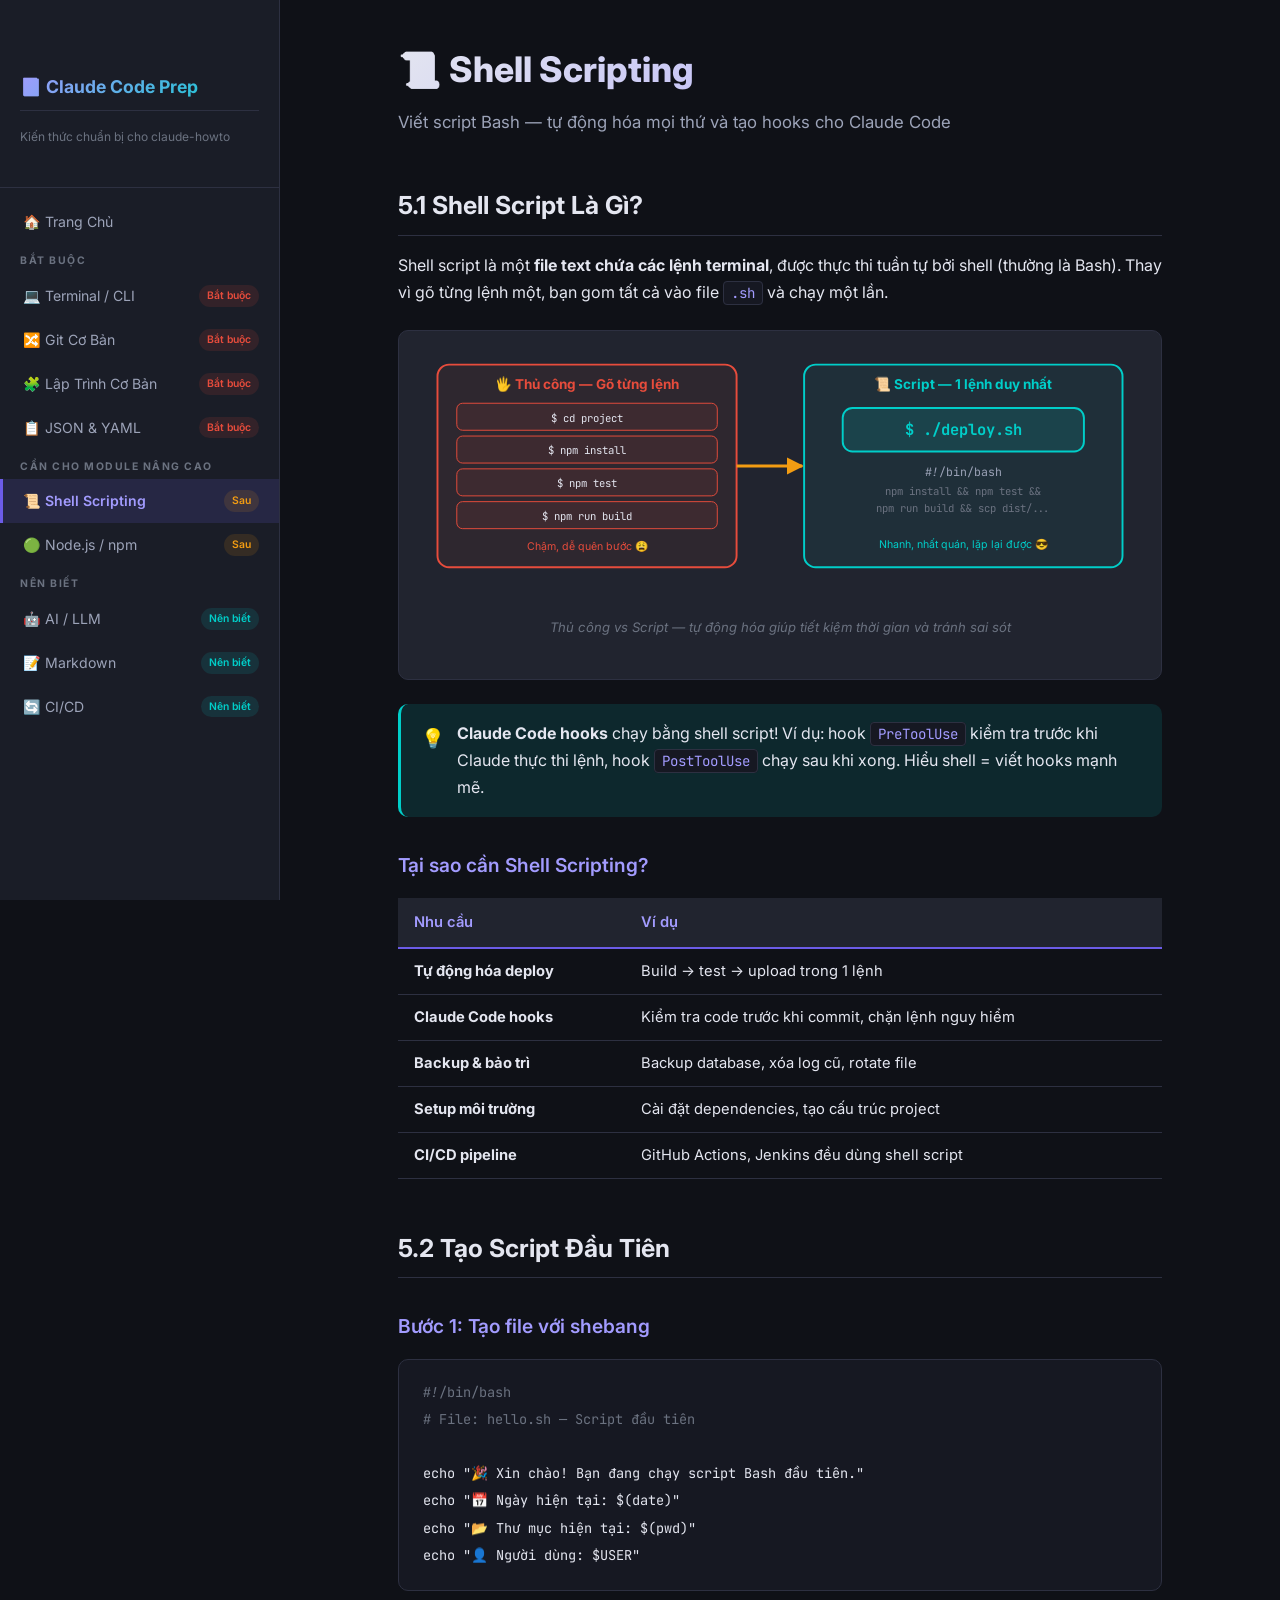
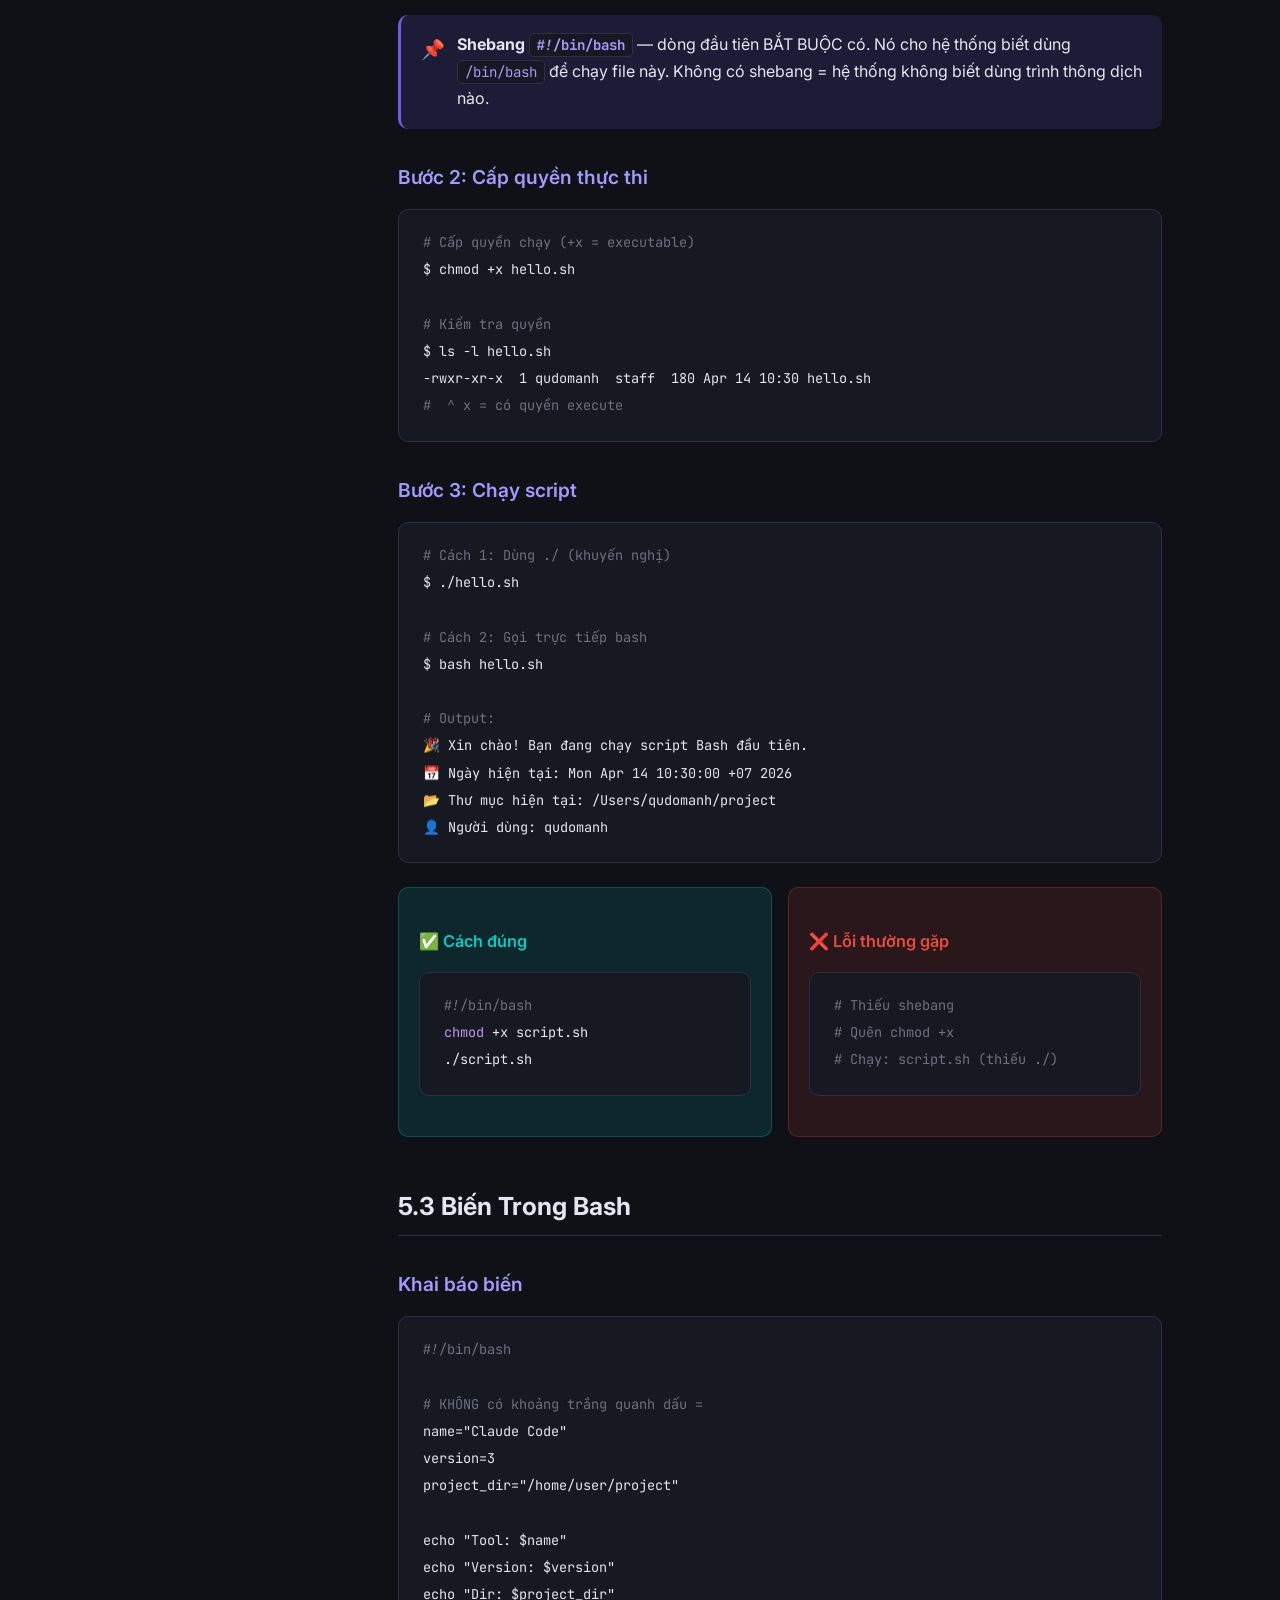
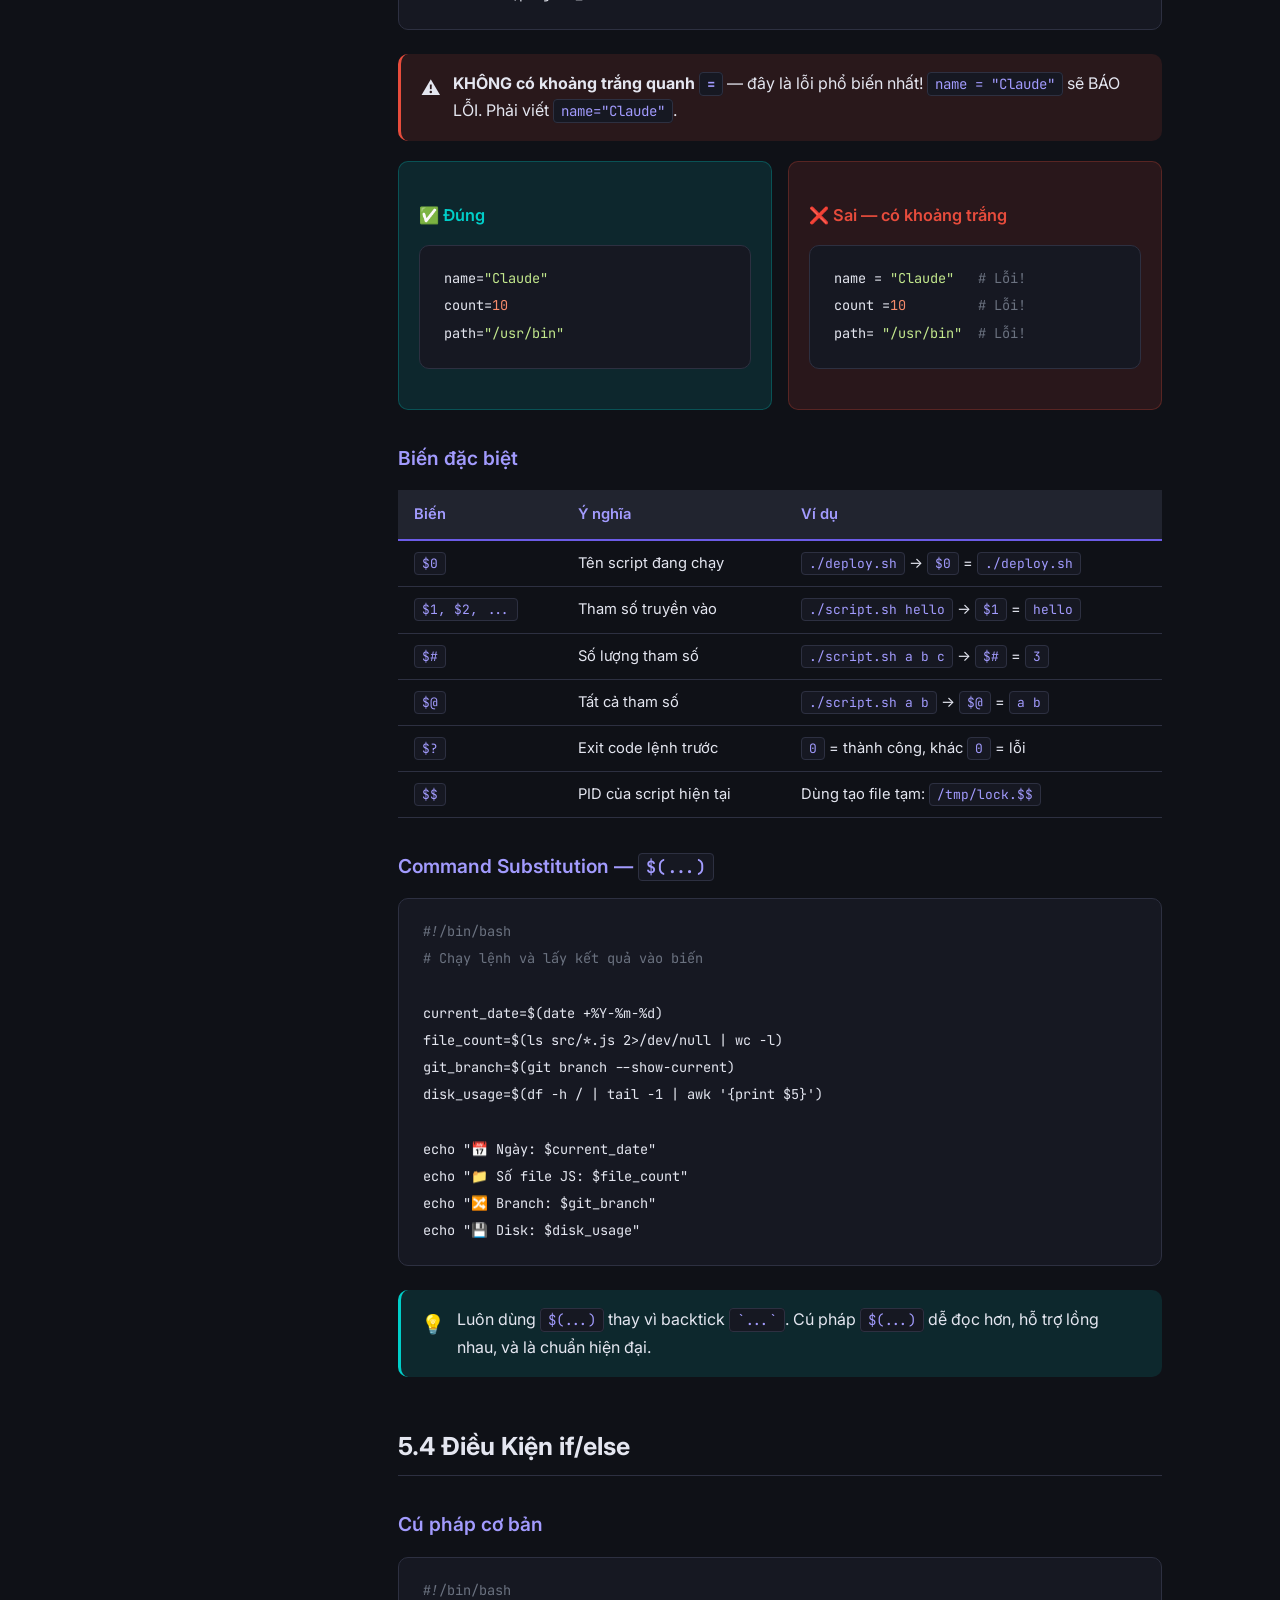
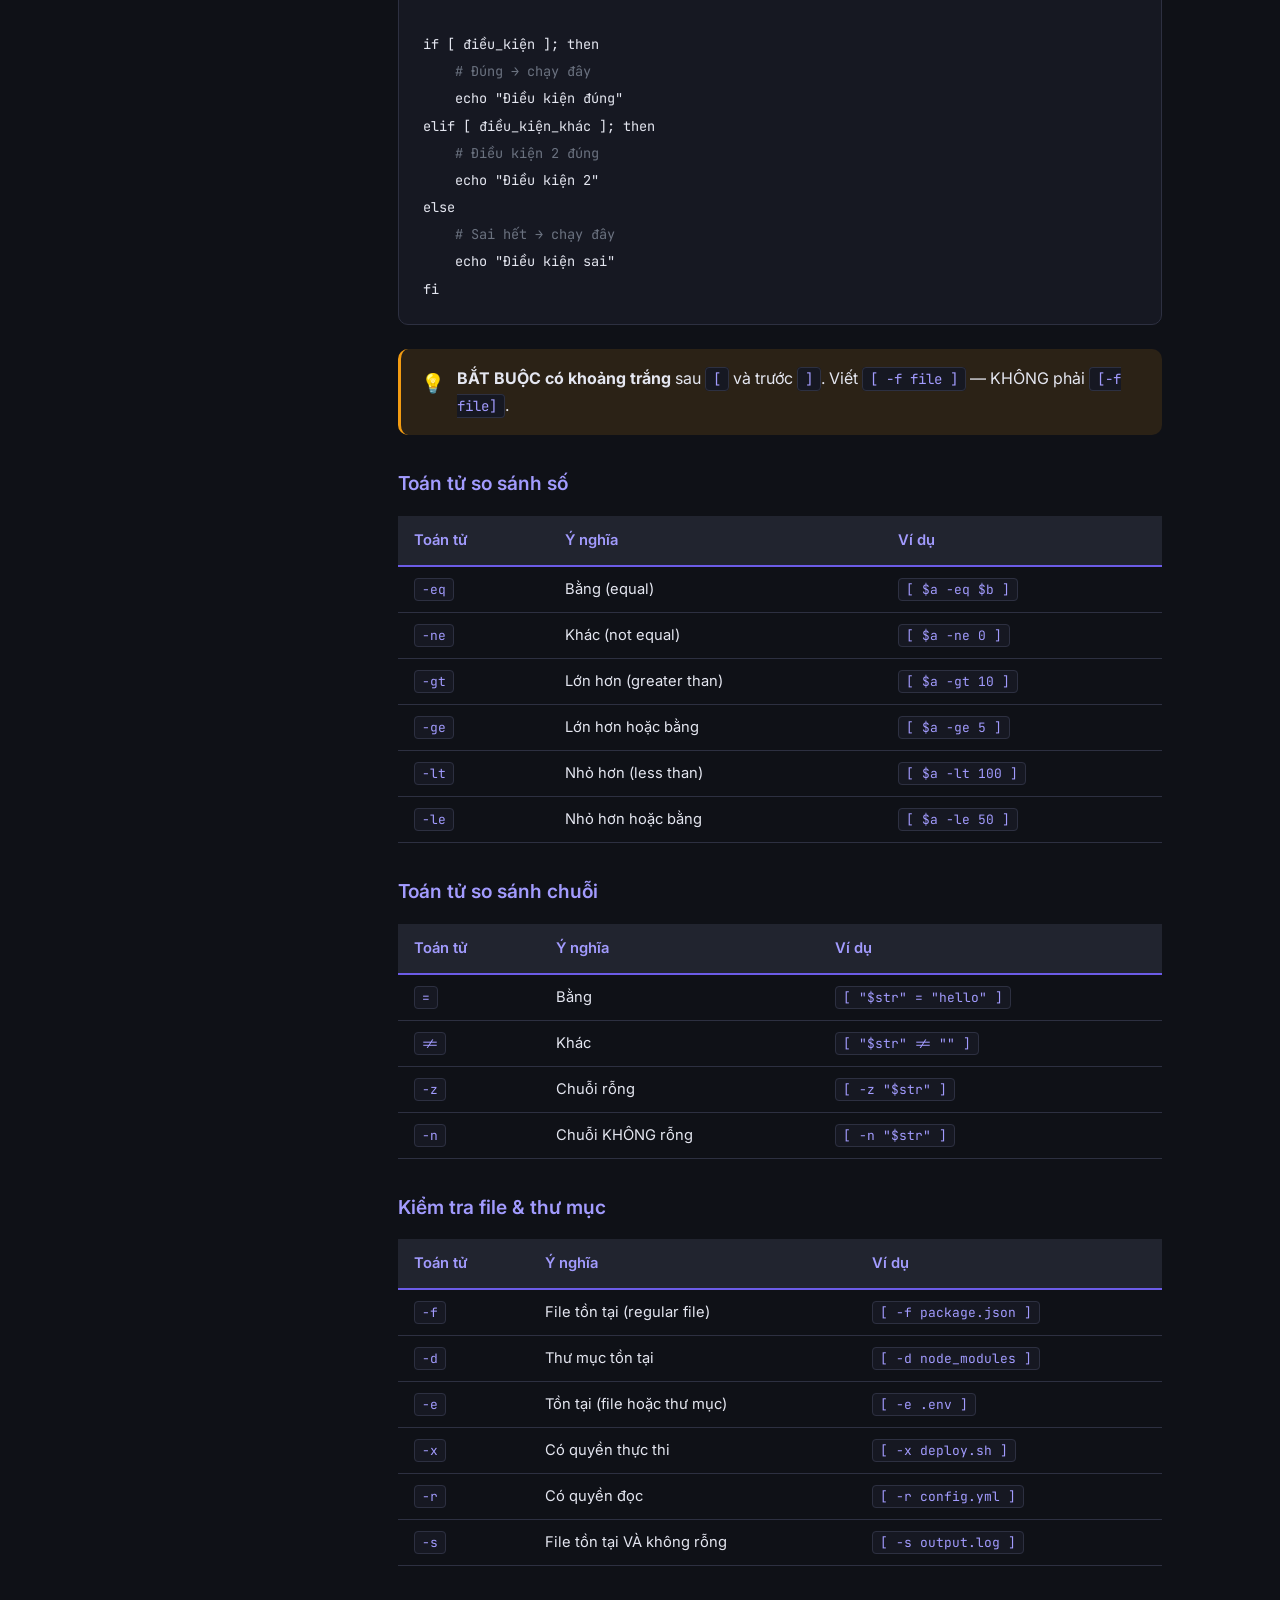
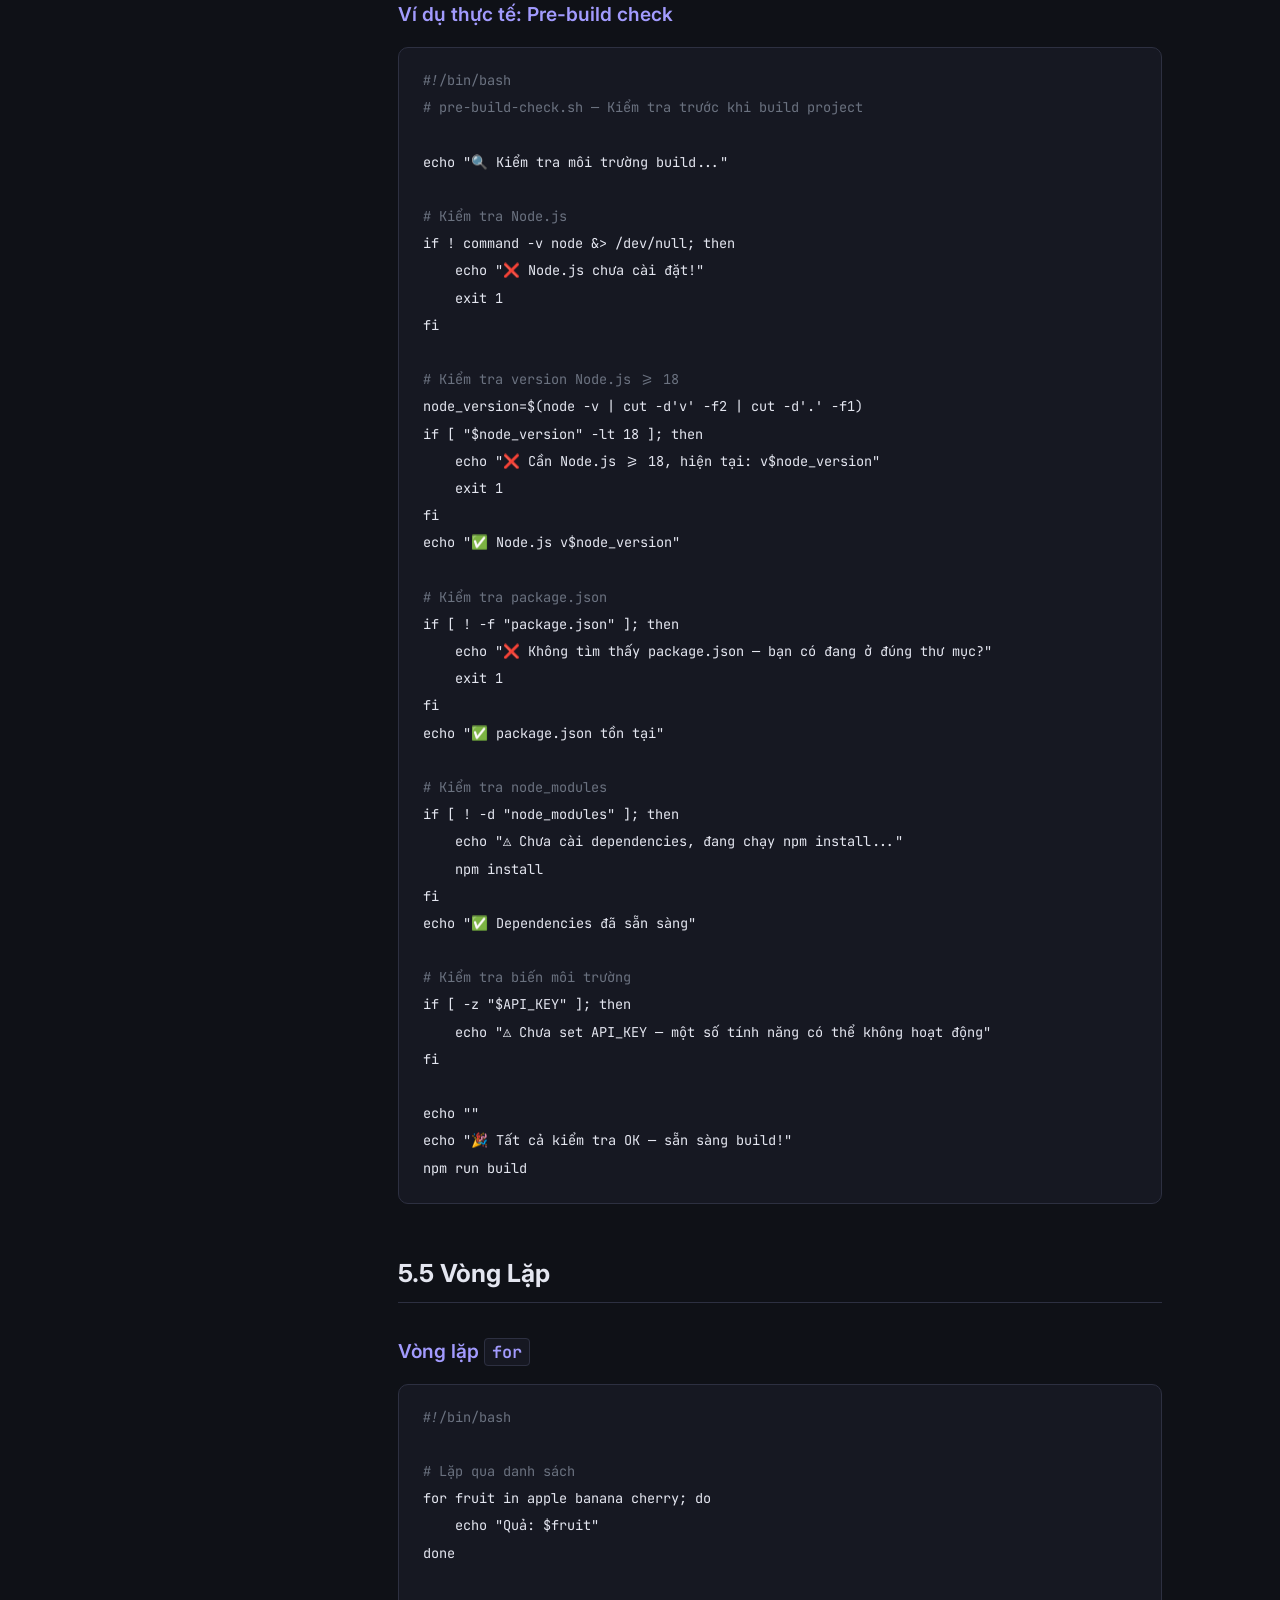
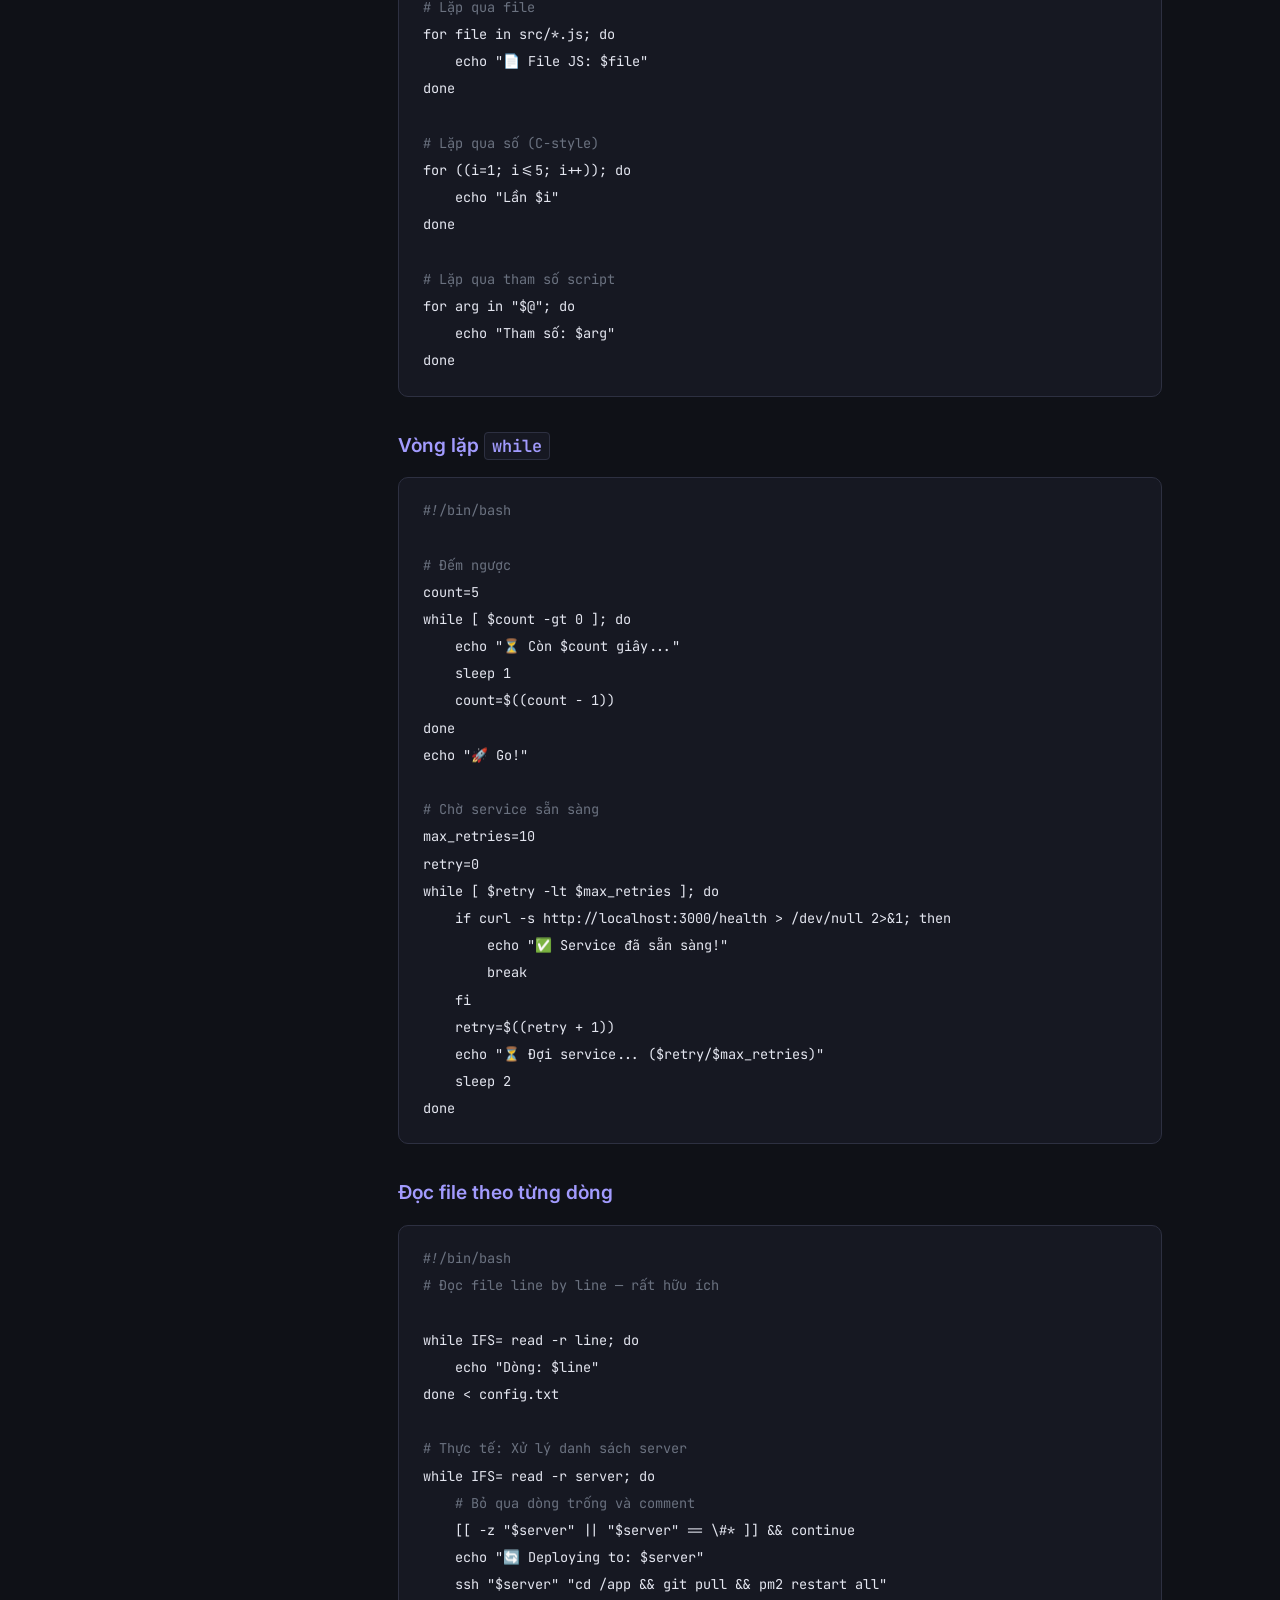
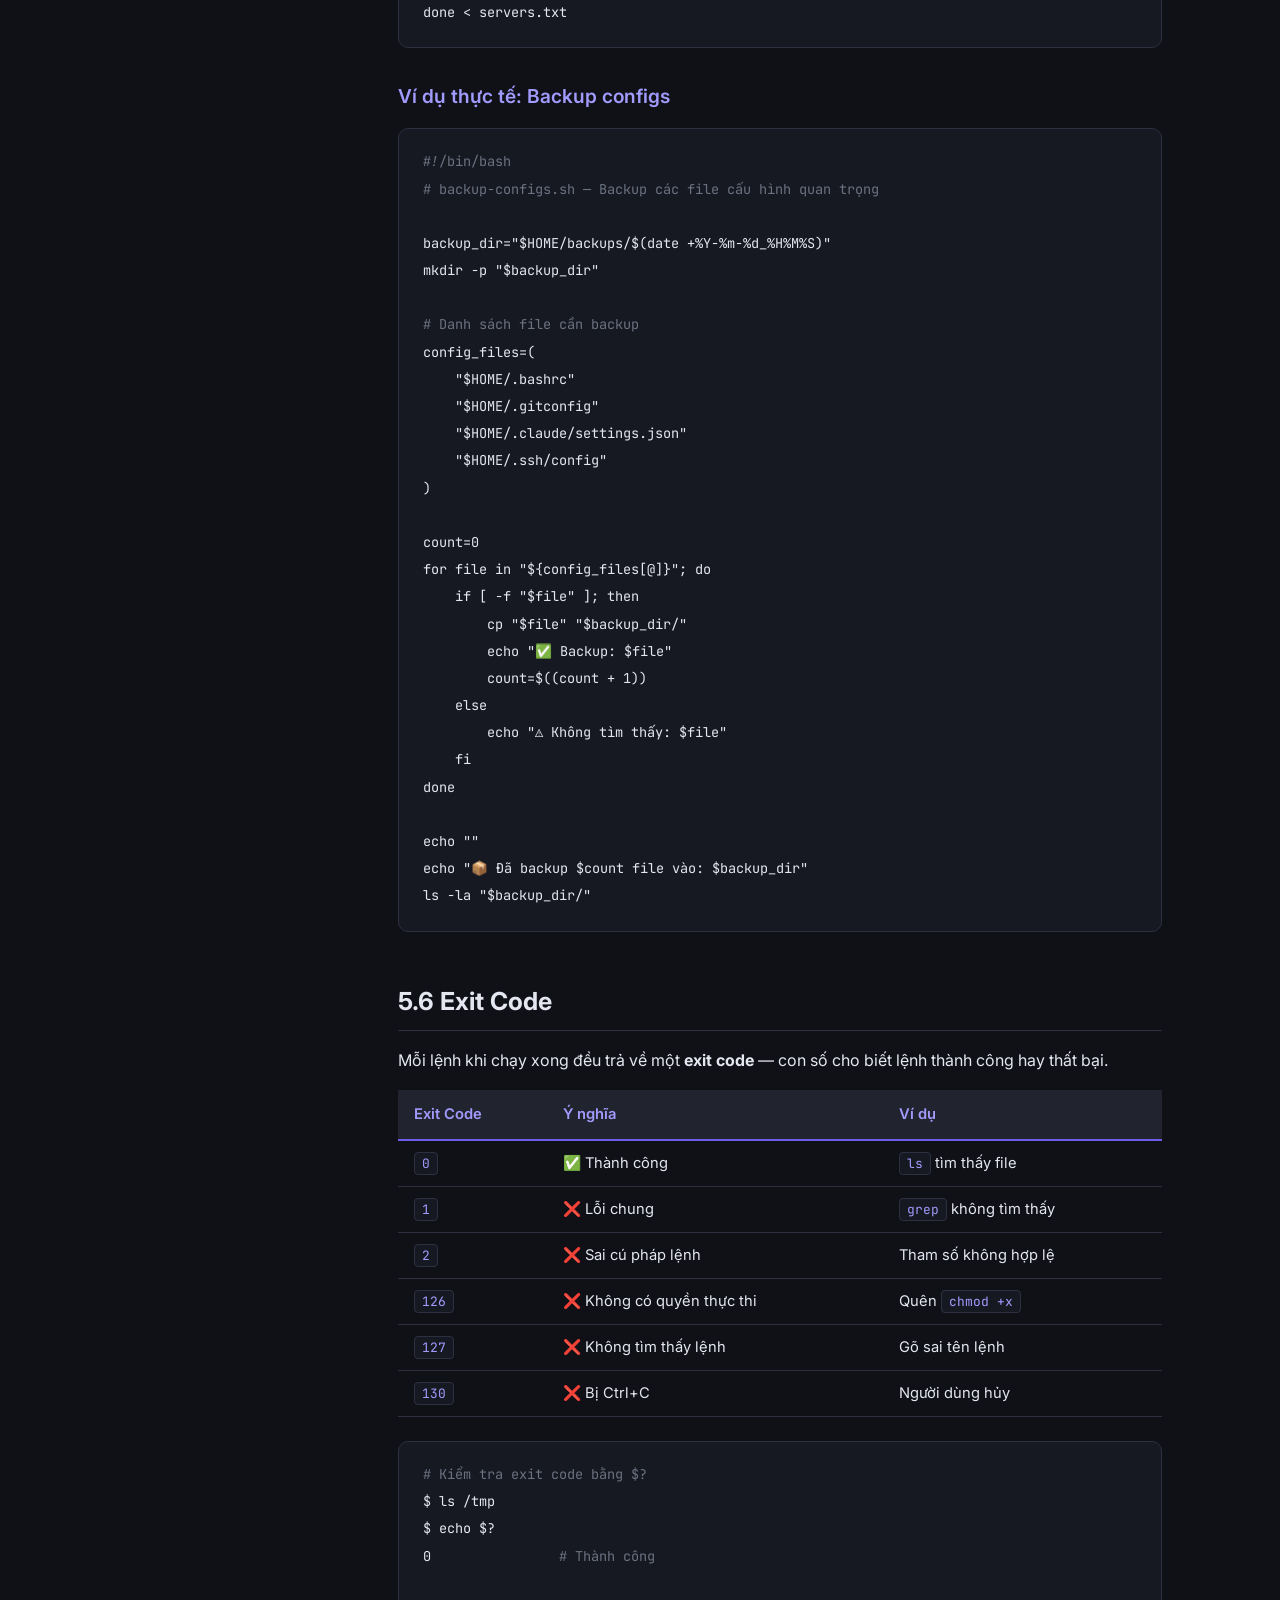
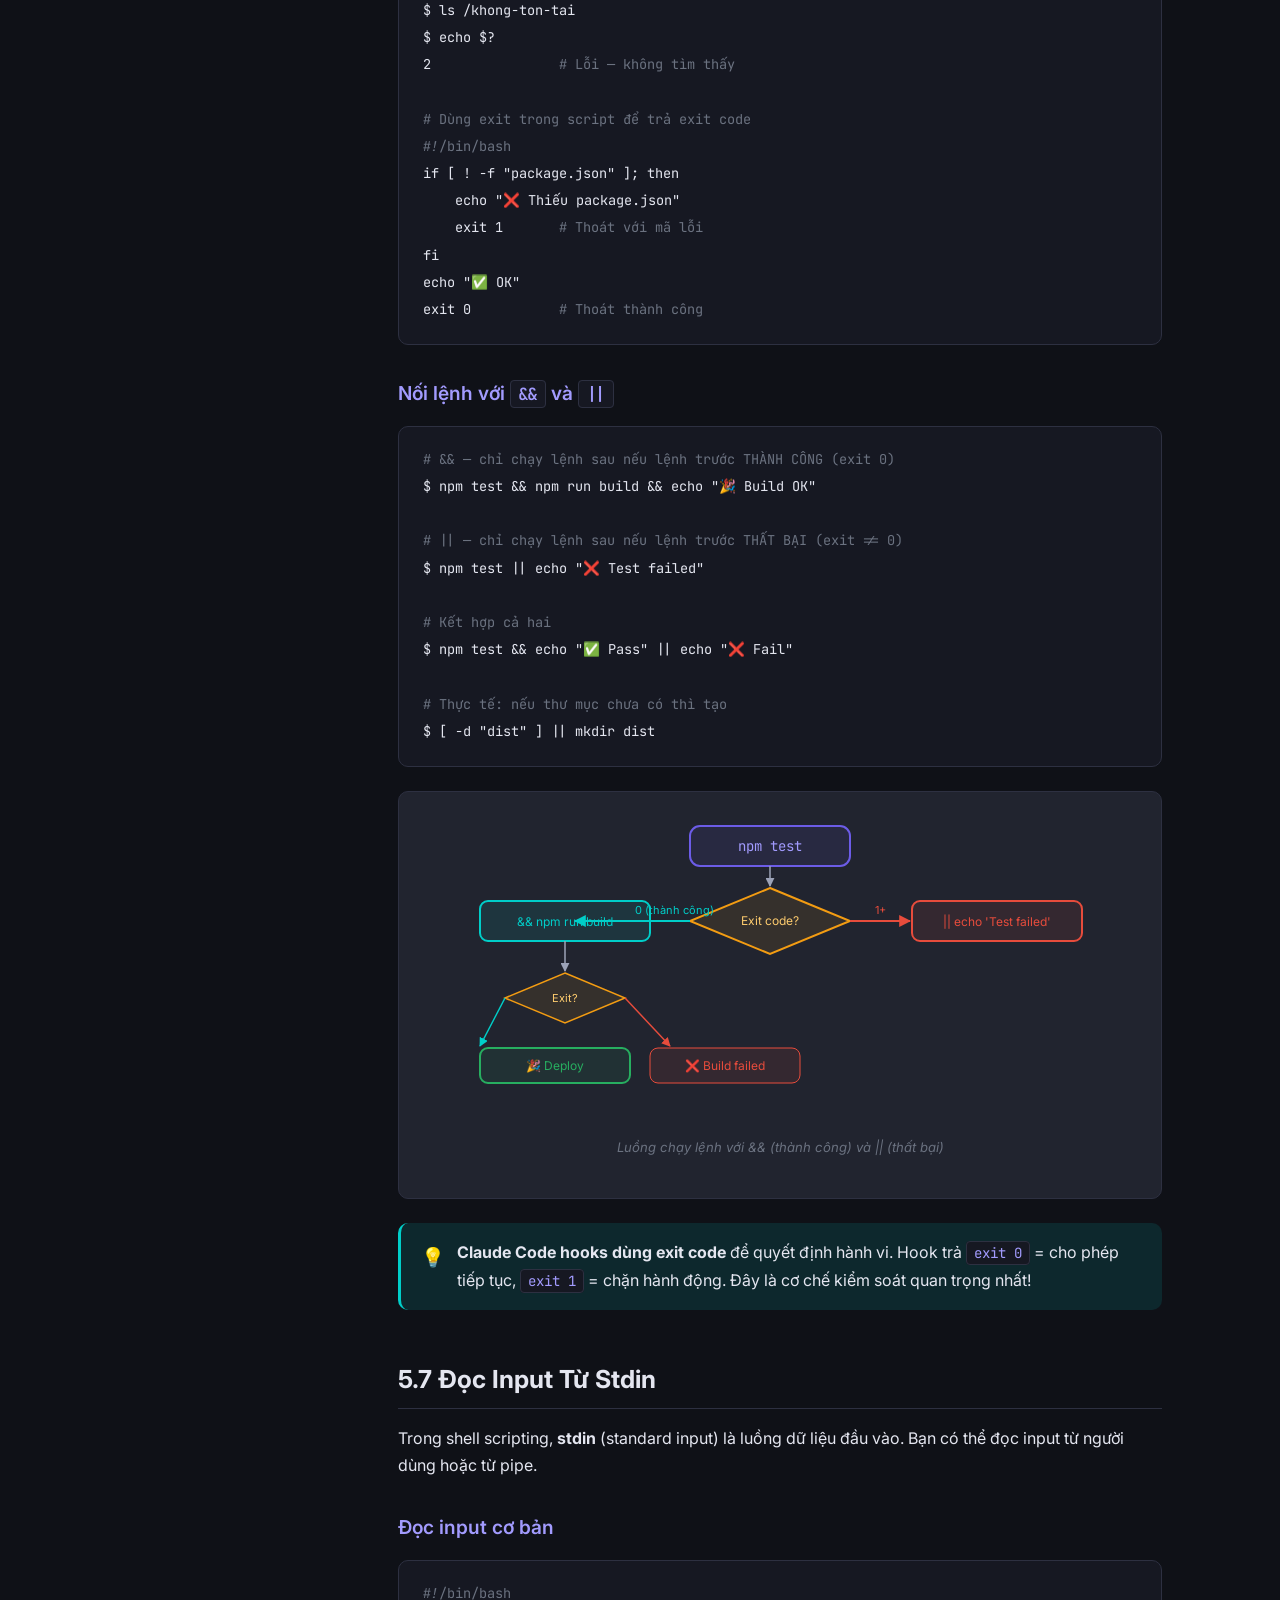
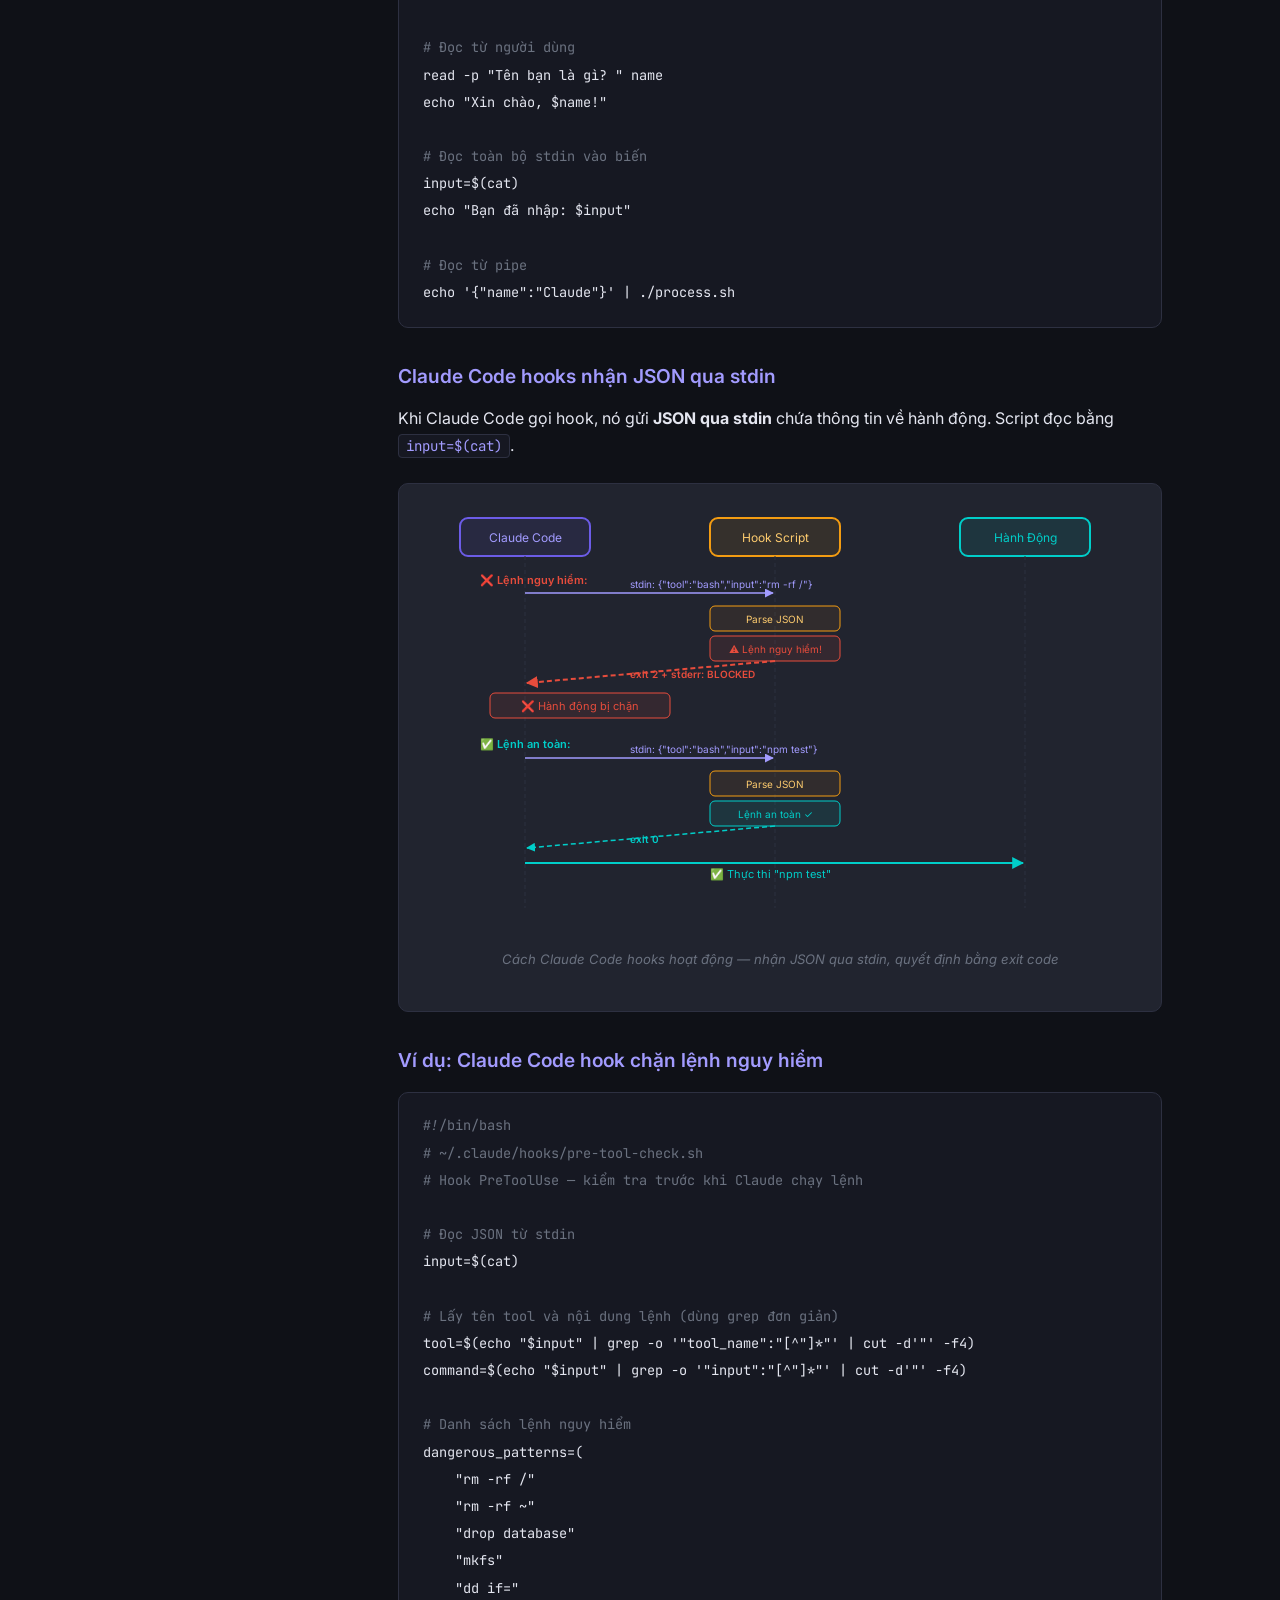
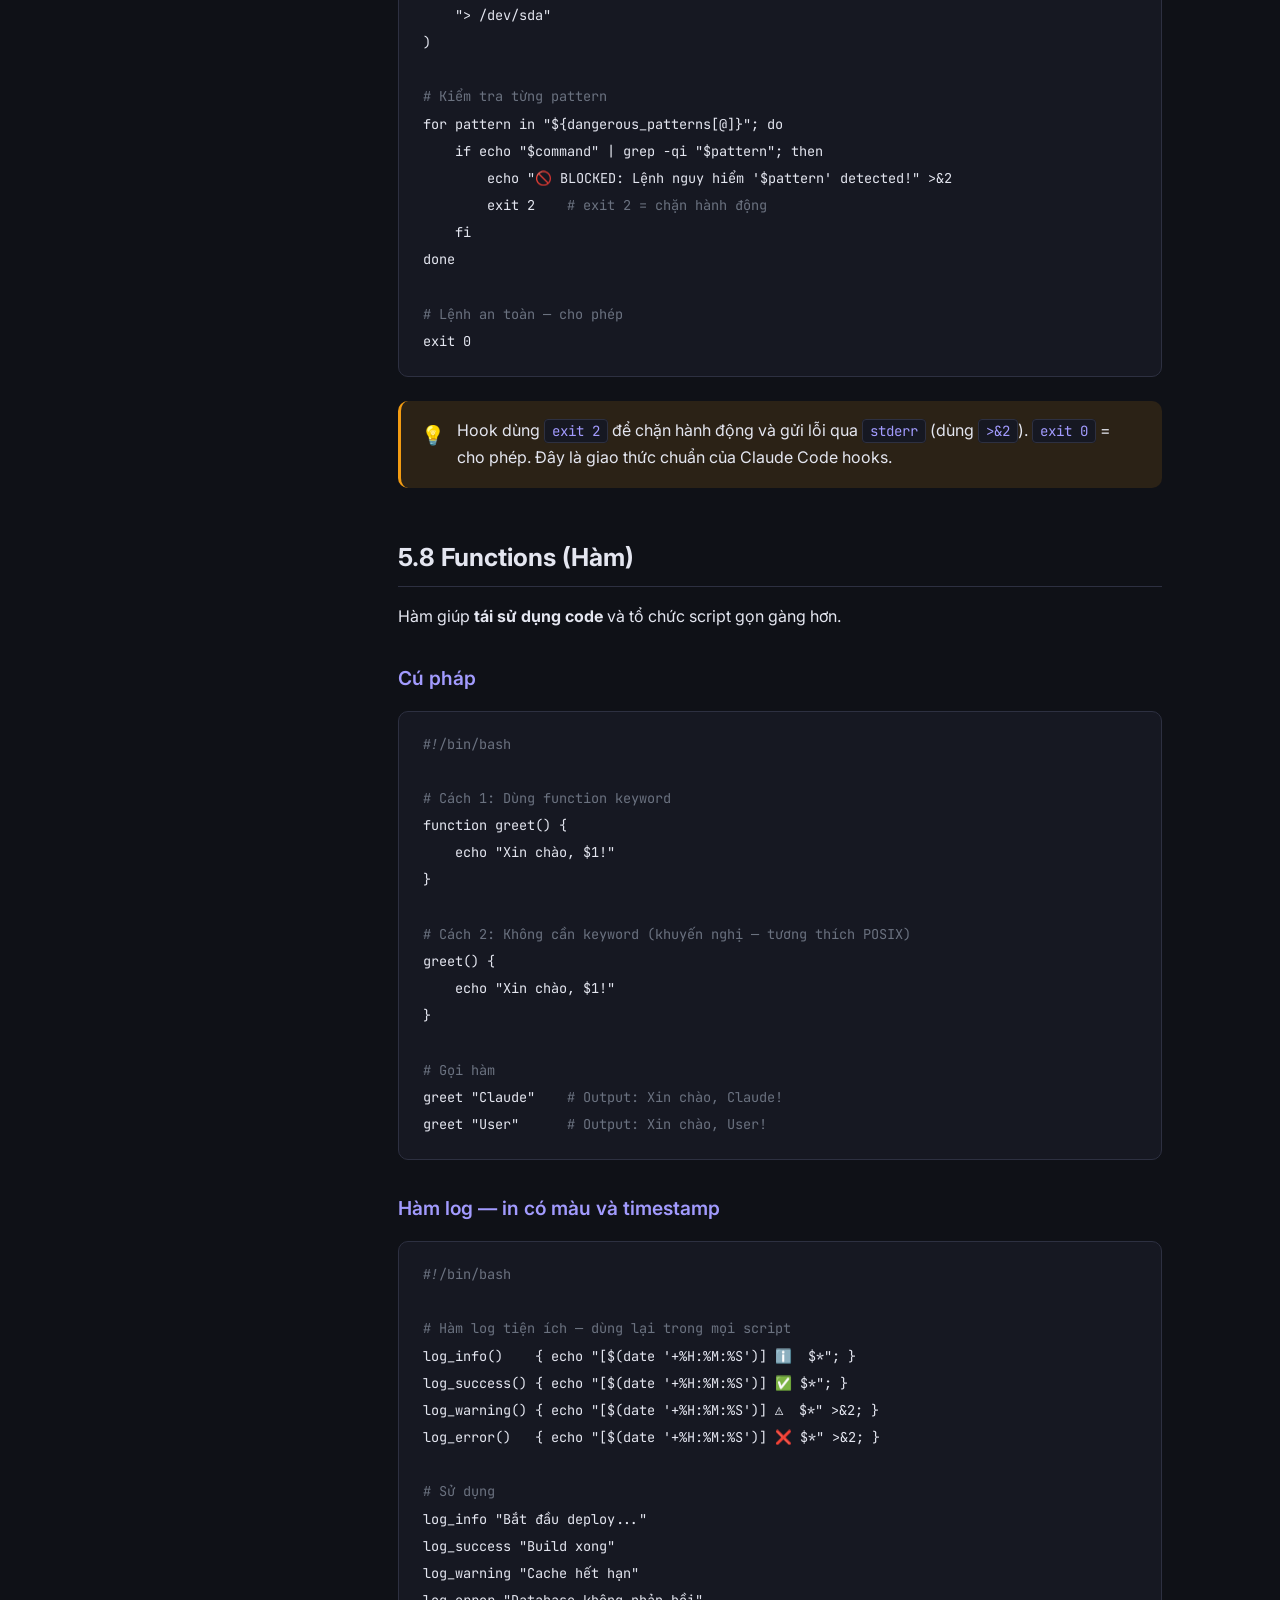
<file: 05-shell.html>
<!DOCTYPE html>
<html lang="vi">
<head>
  <meta charset="UTF-8">
  <meta name="viewport" content="width=device-width, initial-scale=1.0">
  <title>Bài 5: Shell Scripting — Claude Code Prep</title>
  <link href="https://fonts.googleapis.com/css2?family=Inter:wght@400;500;600;700;800&family=JetBrains+Mono:wght@400;500;600&display=swap" rel="stylesheet">
  <link rel="stylesheet" href="css/style.css">
</head>
<body>
  <button class="hamburger" aria-label="Menu">☰</button>
  <div class="layout">
    <aside class="sidebar" id="sidebar">
      <div class="sidebar-header">
        <h2>📘 Claude Code Prep</h2>
        <p>Kiến thức chuẩn bị cho claude-howto</p>
      </div>
      <nav class="sidebar-nav">
        <a class="nav-link" href="index.html">🏠 Trang Chủ</a>
        <div class="nav-section">BẮT BUỘC</div>
        <a class="nav-link" href="01-terminal.html">💻 Terminal / CLI <span class="badge badge-required">Bắt buộc</span></a>
        <a class="nav-link" href="02-git.html">🔀 Git Cơ Bản <span class="badge badge-required">Bắt buộc</span></a>
        <a class="nav-link" href="03-programming.html">🧩 Lập Trình Cơ Bản <span class="badge badge-required">Bắt buộc</span></a>
        <a class="nav-link" href="04-json-yaml.html">📋 JSON & YAML <span class="badge badge-required">Bắt buộc</span></a>
        <div class="nav-section">CẦN CHO MODULE NÂNG CAO</div>
        <a class="nav-link active" href="05-shell.html">📜 Shell Scripting <span class="badge badge-later">Sau</span></a>
        <a class="nav-link" href="06-nodejs.html">🟢 Node.js / npm <span class="badge badge-later">Sau</span></a>
        <div class="nav-section">NÊN BIẾT</div>
        <a class="nav-link" href="07-ai-llm.html">🤖 AI / LLM <span class="badge badge-optional">Nên biết</span></a>
        <a class="nav-link" href="08-markdown.html">📝 Markdown <span class="badge badge-optional">Nên biết</span></a>
        <a class="nav-link" href="09-cicd.html">🔄 CI/CD <span class="badge badge-optional">Nên biết</span></a>
      </nav>
    </aside>

    <main class="main">
      <div class="content">
        <h1>📜 Shell Scripting</h1>
        <p class="subtitle">Viết script Bash — tự động hóa mọi thứ và tạo hooks cho Claude Code</p>

        <!-- ============ 5.1 Shell Script La Gi ============ -->
        <h2 id="what">5.1 Shell Script Là Gì?</h2>
        <p>Shell script là một <strong>file text chứa các lệnh terminal</strong>, được thực thi tuần tự bởi shell (thường là Bash). Thay vì gõ từng lệnh một, bạn gom tất cả vào file <code>.sh</code> và chạy một lần.</p>

        <div class="diagram-container">
          <svg viewBox="0 0 740 250" xmlns="http://www.w3.org/2000/svg" style="max-width:740px;width:100%;height:auto">
            <defs><marker id="s5a" viewBox="0 0 10 10" refX="9" refY="5" markerWidth="6" markerHeight="6" orient="auto"><path d="M 0 0 L 10 5 L 0 10 z" fill="#f39c12"/></marker></defs>
            <!-- Manual box -->
            <rect x="15" y="10" width="310" height="210" rx="12" fill="#e74c3c10" stroke="#e74c3c" stroke-width="2"/>
            <text x="170" y="35" text-anchor="middle" fill="#e74c3c" font-size="14" font-weight="700">🖐️ Thủ công — Gõ từng lệnh</text>
            <rect x="35" y="50" width="270" height="28" rx="6" fill="#e74c3c15" stroke="#e74c3c"/>
            <text x="170" y="69" text-anchor="middle" fill="#e4e6f0" font-size="11" font-family="JetBrains Mono,monospace">$ cd project</text>
            <rect x="35" y="84" width="270" height="28" rx="6" fill="#e74c3c15" stroke="#e74c3c"/>
            <text x="170" y="103" text-anchor="middle" fill="#e4e6f0" font-size="11" font-family="JetBrains Mono,monospace">$ npm install</text>
            <rect x="35" y="118" width="270" height="28" rx="6" fill="#e74c3c15" stroke="#e74c3c"/>
            <text x="170" y="137" text-anchor="middle" fill="#e4e6f0" font-size="11" font-family="JetBrains Mono,monospace">$ npm test</text>
            <rect x="35" y="152" width="270" height="28" rx="6" fill="#e74c3c15" stroke="#e74c3c"/>
            <text x="170" y="171" text-anchor="middle" fill="#e4e6f0" font-size="11" font-family="JetBrains Mono,monospace">$ npm run build</text>
            <text x="170" y="202" text-anchor="middle" fill="#e74c3c" font-size="11">Chậm, dễ quên bước 😩</text>
            <!-- Arrow -->
            <line x1="325" y1="115" x2="393" y2="115" stroke="#f39c12" stroke-width="3" marker-end="url(#s5a)"/>
            <!-- Script box -->
            <rect x="395" y="10" width="330" height="210" rx="12" fill="#00cec910" stroke="#00cec9" stroke-width="2"/>
            <text x="560" y="35" text-anchor="middle" fill="#00cec9" font-size="14" font-weight="700">📜 Script — 1 lệnh duy nhất</text>
            <rect x="435" y="55" width="250" height="45" rx="10" fill="#00cec920" stroke="#00cec9" stroke-width="2"/>
            <text x="560" y="83" text-anchor="middle" fill="#00cec9" font-size="16" font-weight="700" font-family="JetBrains Mono,monospace">$ ./deploy.sh</text>
            <text x="560" y="125" text-anchor="middle" fill="#9ca3b8" font-size="12" font-family="JetBrains Mono,monospace">#!/bin/bash</text>
            <text x="560" y="145" text-anchor="middle" fill="#6b7280" font-size="11" font-family="JetBrains Mono,monospace">npm install && npm test &&</text>
            <text x="560" y="163" text-anchor="middle" fill="#6b7280" font-size="11" font-family="JetBrains Mono,monospace">npm run build && scp dist/...</text>
            <text x="560" y="200" text-anchor="middle" fill="#00cec9" font-size="11">Nhanh, nhất quán, lặp lại được 😎</text>
          </svg>
          <p class="caption">Thủ công vs Script — tự động hóa giúp tiết kiệm thời gian và tránh sai sót</p>
        </div>

        <div class="info-box tip">
          <span class="icon">💡</span>
          <p><strong>Claude Code hooks</strong> chạy bằng shell script! Ví dụ: hook <code>PreToolUse</code> kiểm tra trước khi Claude thực thi lệnh, hook <code>PostToolUse</code> chạy sau khi xong. Hiểu shell = viết hooks mạnh mẽ.</p>
        </div>

        <h3>Tại sao cần Shell Scripting?</h3>
        <table>
          <thead><tr><th>Nhu cầu</th><th>Ví dụ</th></tr></thead>
          <tbody>
            <tr><td><strong>Tự động hóa deploy</strong></td><td>Build → test → upload trong 1 lệnh</td></tr>
            <tr><td><strong>Claude Code hooks</strong></td><td>Kiểm tra code trước khi commit, chặn lệnh nguy hiểm</td></tr>
            <tr><td><strong>Backup & bảo trì</strong></td><td>Backup database, xóa log cũ, rotate file</td></tr>
            <tr><td><strong>Setup môi trường</strong></td><td>Cài đặt dependencies, tạo cấu trúc project</td></tr>
            <tr><td><strong>CI/CD pipeline</strong></td><td>GitHub Actions, Jenkins đều dùng shell script</td></tr>
          </tbody>
        </table>

        <!-- ============ 5.2 Tao Script Dau Tien ============ -->
        <h2 id="first-script">5.2 Tạo Script Đầu Tiên</h2>

        <h3>Bước 1: Tạo file với shebang</h3>
        <pre><code><span class="comment">#!/bin/bash</span>
<span class="comment"># File: hello.sh — Script đầu tiên</span>

echo "🎉 Xin chào! Bạn đang chạy script Bash đầu tiên."
echo "📅 Ngày hiện tại: $(date)"
echo "📂 Thư mục hiện tại: $(pwd)"
echo "👤 Người dùng: $USER"</code></pre>

        <div class="info-box note">
          <span class="icon">📌</span>
          <p><strong>Shebang <code>#!/bin/bash</code></strong> — dòng đầu tiên BẮT BUỘC có. Nó cho hệ thống biết dùng <code>/bin/bash</code> để chạy file này. Không có shebang = hệ thống không biết dùng trình thông dịch nào.</p>
        </div>

        <h3>Bước 2: Cấp quyền thực thi</h3>
        <pre><code><span class="comment"># Cấp quyền chạy (+x = executable)</span>
$ chmod +x hello.sh

<span class="comment"># Kiểm tra quyền</span>
$ ls -l hello.sh
-rwxr-xr-x  1 qudomanh  staff  180 Apr 14 10:30 hello.sh
<span class="comment">#  ^ x = có quyền execute</span></code></pre>

        <h3>Bước 3: Chạy script</h3>
        <pre><code><span class="comment"># Cách 1: Dùng ./ (khuyến nghị)</span>
$ ./hello.sh

<span class="comment"># Cách 2: Gọi trực tiếp bash</span>
$ bash hello.sh

<span class="comment"># Output:</span>
🎉 Xin chào! Bạn đang chạy script Bash đầu tiên.
📅 Ngày hiện tại: Mon Apr 14 10:30:00 +07 2026
📂 Thư mục hiện tại: /Users/qudomanh/project
👤 Người dùng: qudomanh</code></pre>

        <div class="compare">
          <div class="compare-good">
            <h4>✅ Cách đúng</h4>
            <pre><code>#!/bin/bash
chmod +x script.sh
./script.sh</code></pre>
          </div>
          <div class="compare-bad">
            <h4>❌ Lỗi thường gặp</h4>
            <pre><code># Thiếu shebang
# Quên chmod +x
# Chạy: script.sh (thiếu ./)</code></pre>
          </div>
        </div>

        <!-- ============ 5.3 Bien Trong Bash ============ -->
        <h2 id="variables">5.3 Biến Trong Bash</h2>

        <h3>Khai báo biến</h3>
        <pre><code><span class="comment">#!/bin/bash</span>

<span class="comment"># KHÔNG có khoảng trắng quanh dấu =</span>
name="Claude Code"
version=3
project_dir="/home/user/project"

echo "Tool: $name"
echo "Version: $version"
echo "Dir: $project_dir"</code></pre>

        <div class="info-box danger">
          <span class="icon">⚠️</span>
          <p><strong>KHÔNG có khoảng trắng quanh <code>=</code></strong> — đây là lỗi phổ biến nhất!  <code>name = "Claude"</code> sẽ BÁO LỖI. Phải viết <code>name="Claude"</code>.</p>
        </div>

        <div class="compare">
          <div class="compare-good">
            <h4>✅ Đúng</h4>
            <pre><code>name="Claude"
count=10
path="/usr/bin"</code></pre>
          </div>
          <div class="compare-bad">
            <h4>❌ Sai — có khoảng trắng</h4>
            <pre><code>name = "Claude"   # Lỗi!
count =10         # Lỗi!
path= "/usr/bin"  # Lỗi!</code></pre>
          </div>
        </div>

        <h3>Biến đặc biệt</h3>
        <table>
          <thead><tr><th>Biến</th><th>Ý nghĩa</th><th>Ví dụ</th></tr></thead>
          <tbody>
            <tr><td><code>$0</code></td><td>Tên script đang chạy</td><td><code>./deploy.sh</code> → <code>$0</code> = <code>./deploy.sh</code></td></tr>
            <tr><td><code>$1, $2, ...</code></td><td>Tham số truyền vào</td><td><code>./script.sh hello</code> → <code>$1</code> = <code>hello</code></td></tr>
            <tr><td><code>$#</code></td><td>Số lượng tham số</td><td><code>./script.sh a b c</code> → <code>$#</code> = <code>3</code></td></tr>
            <tr><td><code>$@</code></td><td>Tất cả tham số</td><td><code>./script.sh a b</code> → <code>$@</code> = <code>a b</code></td></tr>
            <tr><td><code>$?</code></td><td>Exit code lệnh trước</td><td><code>0</code> = thành công, khác <code>0</code> = lỗi</td></tr>
            <tr><td><code>$$</code></td><td>PID của script hiện tại</td><td>Dùng tạo file tạm: <code>/tmp/lock.$$</code></td></tr>
          </tbody>
        </table>

        <h3>Command Substitution — <code>$(...)</code></h3>
        <pre><code><span class="comment">#!/bin/bash</span>
<span class="comment"># Chạy lệnh và lấy kết quả vào biến</span>

current_date=$(date +%Y-%m-%d)
file_count=$(ls src/*.js 2>/dev/null | wc -l)
git_branch=$(git branch --show-current)
disk_usage=$(df -h / | tail -1 | awk '{print $5}')

echo "📅 Ngày: $current_date"
echo "📁 Số file JS: $file_count"
echo "🔀 Branch: $git_branch"
echo "💾 Disk: $disk_usage"</code></pre>

        <div class="info-box tip">
          <span class="icon">💡</span>
          <p>Luôn dùng <code>$(...)</code> thay vì backtick <code>`...`</code>. Cú pháp <code>$(...)</code> dễ đọc hơn, hỗ trợ lồng nhau, và là chuẩn hiện đại.</p>
        </div>

        <!-- ============ 5.4 Dieu Kien if/else ============ -->
        <h2 id="conditions">5.4 Điều Kiện if/else</h2>

        <h3>Cú pháp cơ bản</h3>
        <pre><code><span class="comment">#!/bin/bash</span>

if [ điều_kiện ]; then
    <span class="comment"># Đúng → chạy đây</span>
    echo "Điều kiện đúng"
elif [ điều_kiện_khác ]; then
    <span class="comment"># Điều kiện 2 đúng</span>
    echo "Điều kiện 2"
else
    <span class="comment"># Sai hết → chạy đây</span>
    echo "Điều kiện sai"
fi</code></pre>

        <div class="info-box warning">
          <span class="icon">💡</span>
          <p><strong>BẮT BUỘC có khoảng trắng</strong> sau <code>[</code> và trước <code>]</code>. Viết <code>[ -f file ]</code> — KHÔNG phải <code>[-f file]</code>.</p>
        </div>

        <h3>Toán tử so sánh số</h3>
        <table>
          <thead><tr><th>Toán tử</th><th>Ý nghĩa</th><th>Ví dụ</th></tr></thead>
          <tbody>
            <tr><td><code>-eq</code></td><td>Bằng (equal)</td><td><code>[ $a -eq $b ]</code></td></tr>
            <tr><td><code>-ne</code></td><td>Khác (not equal)</td><td><code>[ $a -ne 0 ]</code></td></tr>
            <tr><td><code>-gt</code></td><td>Lớn hơn (greater than)</td><td><code>[ $a -gt 10 ]</code></td></tr>
            <tr><td><code>-ge</code></td><td>Lớn hơn hoặc bằng</td><td><code>[ $a -ge 5 ]</code></td></tr>
            <tr><td><code>-lt</code></td><td>Nhỏ hơn (less than)</td><td><code>[ $a -lt 100 ]</code></td></tr>
            <tr><td><code>-le</code></td><td>Nhỏ hơn hoặc bằng</td><td><code>[ $a -le 50 ]</code></td></tr>
          </tbody>
        </table>

        <h3>Toán tử so sánh chuỗi</h3>
        <table>
          <thead><tr><th>Toán tử</th><th>Ý nghĩa</th><th>Ví dụ</th></tr></thead>
          <tbody>
            <tr><td><code>=</code></td><td>Bằng</td><td><code>[ "$str" = "hello" ]</code></td></tr>
            <tr><td><code>!=</code></td><td>Khác</td><td><code>[ "$str" != "" ]</code></td></tr>
            <tr><td><code>-z</code></td><td>Chuỗi rỗng</td><td><code>[ -z "$str" ]</code></td></tr>
            <tr><td><code>-n</code></td><td>Chuỗi KHÔNG rỗng</td><td><code>[ -n "$str" ]</code></td></tr>
          </tbody>
        </table>

        <h3>Kiểm tra file & thư mục</h3>
        <table>
          <thead><tr><th>Toán tử</th><th>Ý nghĩa</th><th>Ví dụ</th></tr></thead>
          <tbody>
            <tr><td><code>-f</code></td><td>File tồn tại (regular file)</td><td><code>[ -f package.json ]</code></td></tr>
            <tr><td><code>-d</code></td><td>Thư mục tồn tại</td><td><code>[ -d node_modules ]</code></td></tr>
            <tr><td><code>-e</code></td><td>Tồn tại (file hoặc thư mục)</td><td><code>[ -e .env ]</code></td></tr>
            <tr><td><code>-x</code></td><td>Có quyền thực thi</td><td><code>[ -x deploy.sh ]</code></td></tr>
            <tr><td><code>-r</code></td><td>Có quyền đọc</td><td><code>[ -r config.yml ]</code></td></tr>
            <tr><td><code>-s</code></td><td>File tồn tại VÀ không rỗng</td><td><code>[ -s output.log ]</code></td></tr>
          </tbody>
        </table>

        <h3>Ví dụ thực tế: Pre-build check</h3>
        <pre><code><span class="comment">#!/bin/bash</span>
<span class="comment"># pre-build-check.sh — Kiểm tra trước khi build project</span>

echo "🔍 Kiểm tra môi trường build..."

<span class="comment"># Kiểm tra Node.js</span>
if ! command -v node &> /dev/null; then
    echo "❌ Node.js chưa cài đặt!"
    exit 1
fi

<span class="comment"># Kiểm tra version Node.js >= 18</span>
node_version=$(node -v | cut -d'v' -f2 | cut -d'.' -f1)
if [ "$node_version" -lt 18 ]; then
    echo "❌ Cần Node.js >= 18, hiện tại: v$node_version"
    exit 1
fi
echo "✅ Node.js v$node_version"

<span class="comment"># Kiểm tra package.json</span>
if [ ! -f "package.json" ]; then
    echo "❌ Không tìm thấy package.json — bạn có đang ở đúng thư mục?"
    exit 1
fi
echo "✅ package.json tồn tại"

<span class="comment"># Kiểm tra node_modules</span>
if [ ! -d "node_modules" ]; then
    echo "⚠️ Chưa cài dependencies, đang chạy npm install..."
    npm install
fi
echo "✅ Dependencies đã sẵn sàng"

<span class="comment"># Kiểm tra biến môi trường</span>
if [ -z "$API_KEY" ]; then
    echo "⚠️ Chưa set API_KEY — một số tính năng có thể không hoạt động"
fi

echo ""
echo "🎉 Tất cả kiểm tra OK — sẵn sàng build!"
npm run build</code></pre>

        <!-- ============ 5.5 Vong Lap ============ -->
        <h2 id="loops">5.5 Vòng Lặp</h2>

        <h3>Vòng lặp <code>for</code></h3>
        <pre><code><span class="comment">#!/bin/bash</span>

<span class="comment"># Lặp qua danh sách</span>
for fruit in apple banana cherry; do
    echo "Quả: $fruit"
done

<span class="comment"># Lặp qua file</span>
for file in src/*.js; do
    echo "📄 File JS: $file"
done

<span class="comment"># Lặp qua số (C-style)</span>
for ((i=1; i<=5; i++)); do
    echo "Lần $i"
done

<span class="comment"># Lặp qua tham số script</span>
for arg in "$@"; do
    echo "Tham số: $arg"
done</code></pre>

        <h3>Vòng lặp <code>while</code></h3>
        <pre><code><span class="comment">#!/bin/bash</span>

<span class="comment"># Đếm ngược</span>
count=5
while [ $count -gt 0 ]; do
    echo "⏳ Còn $count giây..."
    sleep 1
    count=$((count - 1))
done
echo "🚀 Go!"

<span class="comment"># Chờ service sẵn sàng</span>
max_retries=10
retry=0
while [ $retry -lt $max_retries ]; do
    if curl -s http://localhost:3000/health > /dev/null 2>&1; then
        echo "✅ Service đã sẵn sàng!"
        break
    fi
    retry=$((retry + 1))
    echo "⏳ Đợi service... ($retry/$max_retries)"
    sleep 2
done</code></pre>

        <h3>Đọc file theo từng dòng</h3>
        <pre><code><span class="comment">#!/bin/bash</span>
<span class="comment"># Đọc file line by line — rất hữu ích</span>

while IFS= read -r line; do
    echo "Dòng: $line"
done &lt; config.txt

<span class="comment"># Thực tế: Xử lý danh sách server</span>
while IFS= read -r server; do
    <span class="comment"># Bỏ qua dòng trống và comment</span>
    [[ -z "$server" || "$server" == \#* ]] && continue
    echo "🔄 Deploying to: $server"
    ssh "$server" "cd /app && git pull && pm2 restart all"
done &lt; servers.txt</code></pre>

        <h3>Ví dụ thực tế: Backup configs</h3>
        <pre><code><span class="comment">#!/bin/bash</span>
<span class="comment"># backup-configs.sh — Backup các file cấu hình quan trọng</span>

backup_dir="$HOME/backups/$(date +%Y-%m-%d_%H%M%S)"
mkdir -p "$backup_dir"

<span class="comment"># Danh sách file cần backup</span>
config_files=(
    "$HOME/.bashrc"
    "$HOME/.gitconfig"
    "$HOME/.claude/settings.json"
    "$HOME/.ssh/config"
)

count=0
for file in "${config_files[@]}"; do
    if [ -f "$file" ]; then
        cp "$file" "$backup_dir/"
        echo "✅ Backup: $file"
        count=$((count + 1))
    else
        echo "⚠️ Không tìm thấy: $file"
    fi
done

echo ""
echo "📦 Đã backup $count file vào: $backup_dir"
ls -la "$backup_dir/"</code></pre>

        <!-- ============ 5.6 Exit Code ============ -->
        <h2 id="exit-code">5.6 Exit Code</h2>
        <p>Mỗi lệnh khi chạy xong đều trả về một <strong>exit code</strong> — con số cho biết lệnh thành công hay thất bại.</p>

        <table>
          <thead><tr><th>Exit Code</th><th>Ý nghĩa</th><th>Ví dụ</th></tr></thead>
          <tbody>
            <tr><td><code>0</code></td><td>✅ Thành công</td><td><code>ls</code> tìm thấy file</td></tr>
            <tr><td><code>1</code></td><td>❌ Lỗi chung</td><td><code>grep</code> không tìm thấy</td></tr>
            <tr><td><code>2</code></td><td>❌ Sai cú pháp lệnh</td><td>Tham số không hợp lệ</td></tr>
            <tr><td><code>126</code></td><td>❌ Không có quyền thực thi</td><td>Quên <code>chmod +x</code></td></tr>
            <tr><td><code>127</code></td><td>❌ Không tìm thấy lệnh</td><td>Gõ sai tên lệnh</td></tr>
            <tr><td><code>130</code></td><td>❌ Bị Ctrl+C</td><td>Người dùng hủy</td></tr>
          </tbody>
        </table>

        <pre><code><span class="comment"># Kiểm tra exit code bằng $?</span>
$ ls /tmp
$ echo $?
0                <span class="comment"># Thành công</span>

$ ls /khong-ton-tai
$ echo $?
2                <span class="comment"># Lỗi — không tìm thấy</span>

<span class="comment"># Dùng exit trong script để trả exit code</span>
<span class="comment">#!/bin/bash</span>
if [ ! -f "package.json" ]; then
    echo "❌ Thiếu package.json"
    exit 1       <span class="comment"># Thoát với mã lỗi</span>
fi
echo "✅ OK"
exit 0           <span class="comment"># Thoát thành công</span></code></pre>

        <h3>Nối lệnh với <code>&&</code> và <code>||</code></h3>
        <pre><code><span class="comment"># && — chỉ chạy lệnh sau nếu lệnh trước THÀNH CÔNG (exit 0)</span>
$ npm test && npm run build && echo "🎉 Build OK"

<span class="comment"># || — chỉ chạy lệnh sau nếu lệnh trước THẤT BẠI (exit != 0)</span>
$ npm test || echo "❌ Test failed"

<span class="comment"># Kết hợp cả hai</span>
$ npm test && echo "✅ Pass" || echo "❌ Fail"

<span class="comment"># Thực tế: nếu thư mục chưa có thì tạo</span>
$ [ -d "dist" ] || mkdir dist</code></pre>

        <div class="diagram-container">
          <svg viewBox="0 0 620 300" xmlns="http://www.w3.org/2000/svg" style="max-width:620px;width:100%;height:auto">
            <defs><marker id="s5b" viewBox="0 0 10 10" refX="9" refY="5" markerWidth="6" markerHeight="6" orient="auto"><path d="M 0 0 L 10 5 L 0 10 z" fill="#9ca3b8"/></marker><marker id="s5bg" viewBox="0 0 10 10" refX="9" refY="5" markerWidth="6" markerHeight="6" orient="auto"><path d="M 0 0 L 10 5 L 0 10 z" fill="#00cec9"/></marker><marker id="s5br" viewBox="0 0 10 10" refX="9" refY="5" markerWidth="6" markerHeight="6" orient="auto"><path d="M 0 0 L 10 5 L 0 10 z" fill="#e74c3c"/></marker></defs>
            <!-- npm test -->
            <rect x="220" y="10" width="160" height="40" rx="10" fill="#6c5ce718" stroke="#6c5ce7" stroke-width="2"/>
            <text x="300" y="35" text-anchor="middle" fill="#a29bfe" font-size="14" font-family="JetBrains Mono,monospace">npm test</text>
            <line x1="300" y1="50" x2="300" y2="70" stroke="#9ca3b8" stroke-width="1.5" marker-end="url(#s5b)"/>
            <!-- Diamond -->
            <polygon points="300,72 380,105 300,138 220,105" fill="#f39c1218" stroke="#f39c12" stroke-width="2"/>
            <text x="300" y="109" text-anchor="middle" fill="#fdcb6e" font-size="12">Exit code?</text>
            <!-- 0 = success -->
            <line x1="220" y1="105" x2="105" y2="105" stroke="#00cec9" stroke-width="2" marker-end="url(#s5bg)"/>
            <text x="165" y="98" fill="#00cec9" font-size="11">0 (thành công)</text>
            <rect x="10" y="85" width="170" height="40" rx="8" fill="#00cec918" stroke="#00cec9" stroke-width="2"/>
            <text x="95" y="110" text-anchor="middle" fill="#00cec9" font-size="12">&amp;&amp; npm run build</text>
            <!-- build check -->
            <line x1="95" y1="125" x2="95" y2="155" stroke="#9ca3b8" stroke-width="1.5" marker-end="url(#s5b)"/>
            <polygon points="95,157 155,182 95,207 35,182" fill="#f39c1218" stroke="#f39c12" stroke-width="1.5"/>
            <text x="95" y="186" text-anchor="middle" fill="#fdcb6e" font-size="11">Exit?</text>
            <line x1="35" y1="182" x2="10" y2="230" stroke="#00cec9" stroke-width="1.5" marker-end="url(#s5bg)"/>
            <rect x="10" y="232" width="150" height="35" rx="8" fill="#27ae6018" stroke="#27ae60" stroke-width="2"/>
            <text x="85" y="254" text-anchor="middle" fill="#27ae60" font-size="12">🎉 Deploy</text>
            <line x1="155" y1="182" x2="200" y2="230" stroke="#e74c3c" stroke-width="1.5" marker-end="url(#s5br)"/>
            <rect x="180" y="232" width="150" height="35" rx="8" fill="#e74c3c18" stroke="#e74c3c"/>
            <text x="255" y="254" text-anchor="middle" fill="#e74c3c" font-size="12">❌ Build failed</text>
            <!-- 1 = fail -->
            <line x1="380" y1="105" x2="440" y2="105" stroke="#e74c3c" stroke-width="2" marker-end="url(#s5br)"/>
            <text x="405" y="98" fill="#e74c3c" font-size="11">1+</text>
            <rect x="442" y="85" width="170" height="40" rx="8" fill="#e74c3c18" stroke="#e74c3c" stroke-width="2"/>
            <text x="527" y="110" text-anchor="middle" fill="#e74c3c" font-size="12">|| echo 'Test failed'</text>
          </svg>
          <p class="caption">Luồng chạy lệnh với && (thành công) và || (thất bại)</p>
        </div>

        <div class="info-box tip">
          <span class="icon">💡</span>
          <p><strong>Claude Code hooks dùng exit code</strong> để quyết định hành vi. Hook trả <code>exit 0</code> = cho phép tiếp tục, <code>exit 1</code> = chặn hành động. Đây là cơ chế kiểm soát quan trọng nhất!</p>
        </div>

        <!-- ============ 5.7 Doc Input Tu Stdin ============ -->
        <h2 id="stdin">5.7 Đọc Input Từ Stdin</h2>
        <p>Trong shell scripting, <strong>stdin</strong> (standard input) là luồng dữ liệu đầu vào. Bạn có thể đọc input từ người dùng hoặc từ pipe.</p>

        <h3>Đọc input cơ bản</h3>
        <pre><code><span class="comment">#!/bin/bash</span>

<span class="comment"># Đọc từ người dùng</span>
read -p "Tên bạn là gì? " name
echo "Xin chào, $name!"

<span class="comment"># Đọc toàn bộ stdin vào biến</span>
input=$(cat)
echo "Bạn đã nhập: $input"

<span class="comment"># Đọc từ pipe</span>
echo '{"name":"Claude"}' | ./process.sh</code></pre>

        <h3>Claude Code hooks nhận JSON qua stdin</h3>
        <p>Khi Claude Code gọi hook, nó gửi <strong>JSON qua stdin</strong> chứa thông tin về hành động. Script đọc bằng <code>input=$(cat)</code>.</p>

        <div class="diagram-container">
          <svg viewBox="0 0 700 420" xmlns="http://www.w3.org/2000/svg" style="max-width:700px;width:100%;height:auto">
            <defs><marker id="s5c" viewBox="0 0 10 10" refX="9" refY="5" markerWidth="6" markerHeight="6" orient="auto"><path d="M 0 0 L 10 5 L 0 10 z" fill="#a29bfe"/></marker><marker id="s5cr" viewBox="0 0 10 10" refX="9" refY="5" markerWidth="6" markerHeight="6" orient="auto"><path d="M 0 0 L 10 5 L 0 10 z" fill="#e74c3c"/></marker><marker id="s5cg" viewBox="0 0 10 10" refX="9" refY="5" markerWidth="6" markerHeight="6" orient="auto"><path d="M 0 0 L 10 5 L 0 10 z" fill="#00cec9"/></marker></defs>
            <!-- Headers -->
            <rect x="30" y="10" width="130" height="38" rx="8" fill="#6c5ce718" stroke="#6c5ce7" stroke-width="2"/>
            <text x="95" y="34" text-anchor="middle" fill="#a29bfe" font-size="12">Claude Code</text>
            <rect x="280" y="10" width="130" height="38" rx="8" fill="#f39c1218" stroke="#f39c12" stroke-width="2"/>
            <text x="345" y="34" text-anchor="middle" fill="#fdcb6e" font-size="12">Hook Script</text>
            <rect x="530" y="10" width="130" height="38" rx="8" fill="#00cec918" stroke="#00cec9" stroke-width="2"/>
            <text x="595" y="34" text-anchor="middle" fill="#00cec9" font-size="12">Hành Động</text>
            <!-- Lifelines -->
            <line x1="95" y1="48" x2="95" y2="400" stroke="#2d3041" stroke-width="1" stroke-dasharray="4,3"/>
            <line x1="345" y1="48" x2="345" y2="400" stroke="#2d3041" stroke-width="1" stroke-dasharray="4,3"/>
            <line x1="595" y1="48" x2="595" y2="400" stroke="#2d3041" stroke-width="1" stroke-dasharray="4,3"/>
            <!-- Dangerous command -->
            <text x="50" y="76" fill="#e74c3c" font-size="11" font-weight="600">❌ Lệnh nguy hiểm:</text>
            <line x1="95" y1="85" x2="343" y2="85" stroke="#a29bfe" stroke-width="1.5" marker-end="url(#s5c)"/>
            <text x="200" y="80" fill="#a29bfe" font-size="10">stdin: {"tool":"bash","input":"rm -rf /"}</text>
            <rect x="280" y="98" width="130" height="25" rx="5" fill="#f39c1212" stroke="#f39c12"/>
            <text x="345" y="115" text-anchor="middle" fill="#fdcb6e" font-size="10">Parse JSON</text>
            <rect x="280" y="128" width="130" height="25" rx="5" fill="#e74c3c18" stroke="#e74c3c"/>
            <text x="345" y="145" text-anchor="middle" fill="#e74c3c" font-size="10">⚠️ Lệnh nguy hiểm!</text>
            <line x1="345" y1="153" x2="97" y2="175" stroke="#e74c3c" stroke-width="2" stroke-dasharray="5,3" marker-end="url(#s5cr)"/>
            <text x="200" y="170" fill="#e74c3c" font-size="10" font-weight="600">exit 2 + stderr: BLOCKED</text>
            <rect x="60" y="185" width="180" height="25" rx="5" fill="#e74c3c18" stroke="#e74c3c"/>
            <text x="150" y="202" text-anchor="middle" fill="#e74c3c" font-size="11">❌ Hành động bị chặn</text>
            <!-- Safe command -->
            <text x="50" y="240" fill="#00cec9" font-size="11" font-weight="600">✅ Lệnh an toàn:</text>
            <line x1="95" y1="250" x2="343" y2="250" stroke="#a29bfe" stroke-width="1.5" marker-end="url(#s5c)"/>
            <text x="200" y="245" fill="#a29bfe" font-size="10">stdin: {"tool":"bash","input":"npm test"}</text>
            <rect x="280" y="263" width="130" height="25" rx="5" fill="#f39c1212" stroke="#f39c12"/>
            <text x="345" y="280" text-anchor="middle" fill="#fdcb6e" font-size="10">Parse JSON</text>
            <rect x="280" y="293" width="130" height="25" rx="5" fill="#00cec918" stroke="#00cec9"/>
            <text x="345" y="310" text-anchor="middle" fill="#00cec9" font-size="10">Lệnh an toàn ✓</text>
            <line x1="345" y1="318" x2="97" y2="340" stroke="#00cec9" stroke-width="1.5" stroke-dasharray="5,3" marker-end="url(#s5cg)"/>
            <text x="200" y="335" fill="#00cec9" font-size="10" font-weight="600">exit 0</text>
            <line x1="95" y1="355" x2="593" y2="355" stroke="#00cec9" stroke-width="2" marker-end="url(#s5cg)"/>
            <text x="340" y="370" text-anchor="middle" fill="#00cec9" font-size="11">✅ Thực thi "npm test"</text>
          </svg>
          <p class="caption">Cách Claude Code hooks hoạt động — nhận JSON qua stdin, quyết định bằng exit code</p>
        </div>

        <h3>Ví dụ: Claude Code hook chặn lệnh nguy hiểm</h3>
        <pre><code><span class="comment">#!/bin/bash</span>
<span class="comment"># ~/.claude/hooks/pre-tool-check.sh</span>
<span class="comment"># Hook PreToolUse — kiểm tra trước khi Claude chạy lệnh</span>

<span class="comment"># Đọc JSON từ stdin</span>
input=$(cat)

<span class="comment"># Lấy tên tool và nội dung lệnh (dùng grep đơn giản)</span>
tool=$(echo "$input" | grep -o '"tool_name":"[^"]*"' | cut -d'"' -f4)
command=$(echo "$input" | grep -o '"input":"[^"]*"' | cut -d'"' -f4)

<span class="comment"># Danh sách lệnh nguy hiểm</span>
dangerous_patterns=(
    "rm -rf /"
    "rm -rf ~"
    "drop database"
    "mkfs"
    "dd if="
    "> /dev/sda"
)

<span class="comment"># Kiểm tra từng pattern</span>
for pattern in "${dangerous_patterns[@]}"; do
    if echo "$command" | grep -qi "$pattern"; then
        echo "🚫 BLOCKED: Lệnh nguy hiểm '$pattern' detected!" >&2
        exit 2    <span class="comment"># exit 2 = chặn hành động</span>
    fi
done

<span class="comment"># Lệnh an toàn — cho phép</span>
exit 0</code></pre>

        <div class="info-box warning">
          <span class="icon">💡</span>
          <p>Hook dùng <code>exit 2</code> để chặn hành động và gửi lỗi qua <code>stderr</code> (dùng <code>&gt;&amp;2</code>). <code>exit 0</code> = cho phép. Đây là giao thức chuẩn của Claude Code hooks.</p>
        </div>

        <!-- ============ 5.8 Functions ============ -->
        <h2 id="functions">5.8 Functions (Hàm)</h2>
        <p>Hàm giúp <strong>tái sử dụng code</strong> và tổ chức script gọn gàng hơn.</p>

        <h3>Cú pháp</h3>
        <pre><code><span class="comment">#!/bin/bash</span>

<span class="comment"># Cách 1: Dùng function keyword</span>
function greet() {
    echo "Xin chào, $1!"
}

<span class="comment"># Cách 2: Không cần keyword (khuyến nghị — tương thích POSIX)</span>
greet() {
    echo "Xin chào, $1!"
}

<span class="comment"># Gọi hàm</span>
greet "Claude"    <span class="comment"># Output: Xin chào, Claude!</span>
greet "User"      <span class="comment"># Output: Xin chào, User!</span></code></pre>

        <h3>Hàm log — in có màu và timestamp</h3>
        <pre><code><span class="comment">#!/bin/bash</span>

<span class="comment"># Hàm log tiện ích — dùng lại trong mọi script</span>
log_info()    { echo "[$(date '+%H:%M:%S')] ℹ️  $*"; }
log_success() { echo "[$(date '+%H:%M:%S')] ✅ $*"; }
log_warning() { echo "[$(date '+%H:%M:%S')] ⚠️  $*" >&2; }
log_error()   { echo "[$(date '+%H:%M:%S')] ❌ $*" >&2; }

<span class="comment"># Sử dụng</span>
log_info "Bắt đầu deploy..."
log_success "Build xong"
log_warning "Cache hết hạn"
log_error "Database không phản hồi"</code></pre>

        <h3>Hàm check_dependency</h3>
        <pre><code><span class="comment">#!/bin/bash</span>

<span class="comment"># Kiểm tra tool có cài chưa</span>
check_dependency() {
    local cmd="$1"
    local name="${2:-$1}"    <span class="comment"># Tên hiển thị, mặc định = tên lệnh</span>

    if command -v "$cmd" &> /dev/null; then
        log_success "$name đã cài: $(command -v "$cmd")"
        return 0
    else
        log_error "$name chưa cài! Vui lòng cài đặt trước."
        return 1
    fi
}

<span class="comment"># Sử dụng</span>
check_dependency "node" "Node.js"   || exit 1
check_dependency "git" "Git"        || exit 1
check_dependency "npm" "npm"        || exit 1
check_dependency "docker" "Docker"  || log_warning "Docker không có — skip container tests"</code></pre>

        <h3>Ví dụ thực tế: Deploy script hoàn chỉnh</h3>
        <pre><code><span class="comment">#!/bin/bash</span>
<span class="comment"># deploy.sh — Script deploy hoàn chỉnh</span>
set -euo pipefail    <span class="comment"># Dừng ngay khi có lỗi</span>

<span class="comment"># ─── Config ───────────────────────────────────</span>
PROJECT_DIR="$(cd "$(dirname "$0")" && pwd)"
DEPLOY_BRANCH="main"
BUILD_DIR="dist"

<span class="comment"># ─── Functions ────────────────────────────────</span>
log_info()    { echo "[$(date '+%H:%M:%S')] ℹ️  $*"; }
log_success() { echo "[$(date '+%H:%M:%S')] ✅ $*"; }
log_error()   { echo "[$(date '+%H:%M:%S')] ❌ $*" >&2; }

check_dependency() {
    command -v "$1" &> /dev/null || {
        log_error "$1 chưa cài đặt!"
        exit 1
    }
}

cleanup() {
    log_info "Dọn dẹp file tạm..."
    rm -f /tmp/deploy_lock_$$
}
trap cleanup EXIT    <span class="comment"># Luôn cleanup khi script kết thúc</span>

<span class="comment"># ─── Main ─────────────────────────────────────</span>
cd "$PROJECT_DIR"
log_info "🚀 Bắt đầu deploy từ $PROJECT_DIR"

<span class="comment"># 1. Kiểm tra dependencies</span>
check_dependency "node"
check_dependency "npm"
check_dependency "git"

<span class="comment"># 2. Kiểm tra branch</span>
current_branch=$(git branch --show-current)
if [ "$current_branch" != "$DEPLOY_BRANCH" ]; then
    log_error "Phải ở branch '$DEPLOY_BRANCH', hiện tại: '$current_branch'"
    exit 1
fi
log_success "Branch: $current_branch"

<span class="comment"># 3. Kiểm tra uncommitted changes</span>
if [ -n "$(git status --porcelain)" ]; then
    log_error "Có thay đổi chưa commit! Commit trước khi deploy."
    exit 1
fi
log_success "Working directory sạch"

<span class="comment"># 4. Cài dependencies & build</span>
log_info "Cài dependencies..."
npm ci --silent

log_info "Chạy tests..."
npm test || { log_error "Tests failed!"; exit 1; }

log_info "Build project..."
npm run build || { log_error "Build failed!"; exit 1; }

<span class="comment"># 5. Kiểm tra build output</span>
if [ ! -d "$BUILD_DIR" ]; then
    log_error "Thư mục $BUILD_DIR không tồn tại sau build!"
    exit 1
fi

file_count=$(find "$BUILD_DIR" -type f | wc -l)
log_success "Build xong — $file_count files trong $BUILD_DIR/"

log_info ""
log_success "🎉 Deploy hoàn tất!"</code></pre>

        <div class="info-box note">
          <span class="icon">📌</span>
          <p><code>set -euo pipefail</code> — dòng "thần chú" nên có trong mọi script: <code>-e</code> dừng khi lỗi, <code>-u</code> báo lỗi biến chưa khai báo, <code>-o pipefail</code> bắt lỗi trong pipe.</p>
        </div>

        <!-- ============ Summary ============ -->
        <h2 id="summary">📋 Tóm Tắt</h2>
        <table>
          <thead><tr><th>Chủ đề</th><th>Cú pháp / Lệnh</th><th>Ghi nhớ</th></tr></thead>
          <tbody>
            <tr><td><strong>Shebang</strong></td><td><code>#!/bin/bash</code></td><td>Dòng đầu tiên bắt buộc</td></tr>
            <tr><td><strong>Chạy script</strong></td><td><code>chmod +x file.sh && ./file.sh</code></td><td>Cấp quyền rồi mới chạy</td></tr>
            <tr><td><strong>Biến</strong></td><td><code>name="value"</code></td><td>KHÔNG có khoảng trắng quanh <code>=</code></td></tr>
            <tr><td><strong>Biến đặc biệt</strong></td><td><code>$0 $1 $? $$ $@</code></td><td>Tên script, tham số, exit code, PID</td></tr>
            <tr><td><strong>Command sub</strong></td><td><code>result=$(command)</code></td><td>Lấy output lệnh vào biến</td></tr>
            <tr><td><strong>if/else</strong></td><td><code>if [ điều_kiện ]; then ... fi</code></td><td>Khoảng trắng sau <code>[</code> trước <code>]</code></td></tr>
            <tr><td><strong>So sánh số</strong></td><td><code>-eq -ne -gt -lt -ge -le</code></td><td>KHÔNG dùng <code>== > <</code> cho số</td></tr>
            <tr><td><strong>Kiểm tra file</strong></td><td><code>-f -d -e -x -r -s</code></td><td>file, dir, exists, executable</td></tr>
            <tr><td><strong>for loop</strong></td><td><code>for x in list; do ... done</code></td><td>Lặp qua danh sách/file</td></tr>
            <tr><td><strong>while loop</strong></td><td><code>while [ ... ]; do ... done</code></td><td>Lặp theo điều kiện</td></tr>
            <tr><td><strong>Đọc file</strong></td><td><code>while IFS= read -r line</code></td><td>Đọc từng dòng</td></tr>
            <tr><td><strong>Exit code</strong></td><td><code>exit 0</code> / <code>exit 1</code></td><td>0 = OK, khác 0 = lỗi</td></tr>
            <tr><td><strong>Chain lệnh</strong></td><td><code>&&</code> và <code>||</code></td><td>Thành công thì AND, thất bại thì OR</td></tr>
            <tr><td><strong>Stdin</strong></td><td><code>input=$(cat)</code></td><td>Đọc toàn bộ input (hooks dùng nhiều)</td></tr>
            <tr><td><strong>Functions</strong></td><td><code>func_name() { ... }</code></td><td>Tham số: <code>$1 $2</code>, return = exit code</td></tr>
            <tr><td><strong>Safety</strong></td><td><code>set -euo pipefail</code></td><td>Dòng đầu tiên sau shebang</td></tr>
          </tbody>
        </table>

        <!-- Nav -->
        <div class="lesson-nav">
          <a href="04-json-yaml.html">← Bài 4: JSON & YAML</a>
          <a href="06-nodejs.html">Bài 6: Node.js →</a>
        </div>
      </div>
    </main>
  </div>
  <script src="js/app.js"></script>
</body>
</html>
</file>
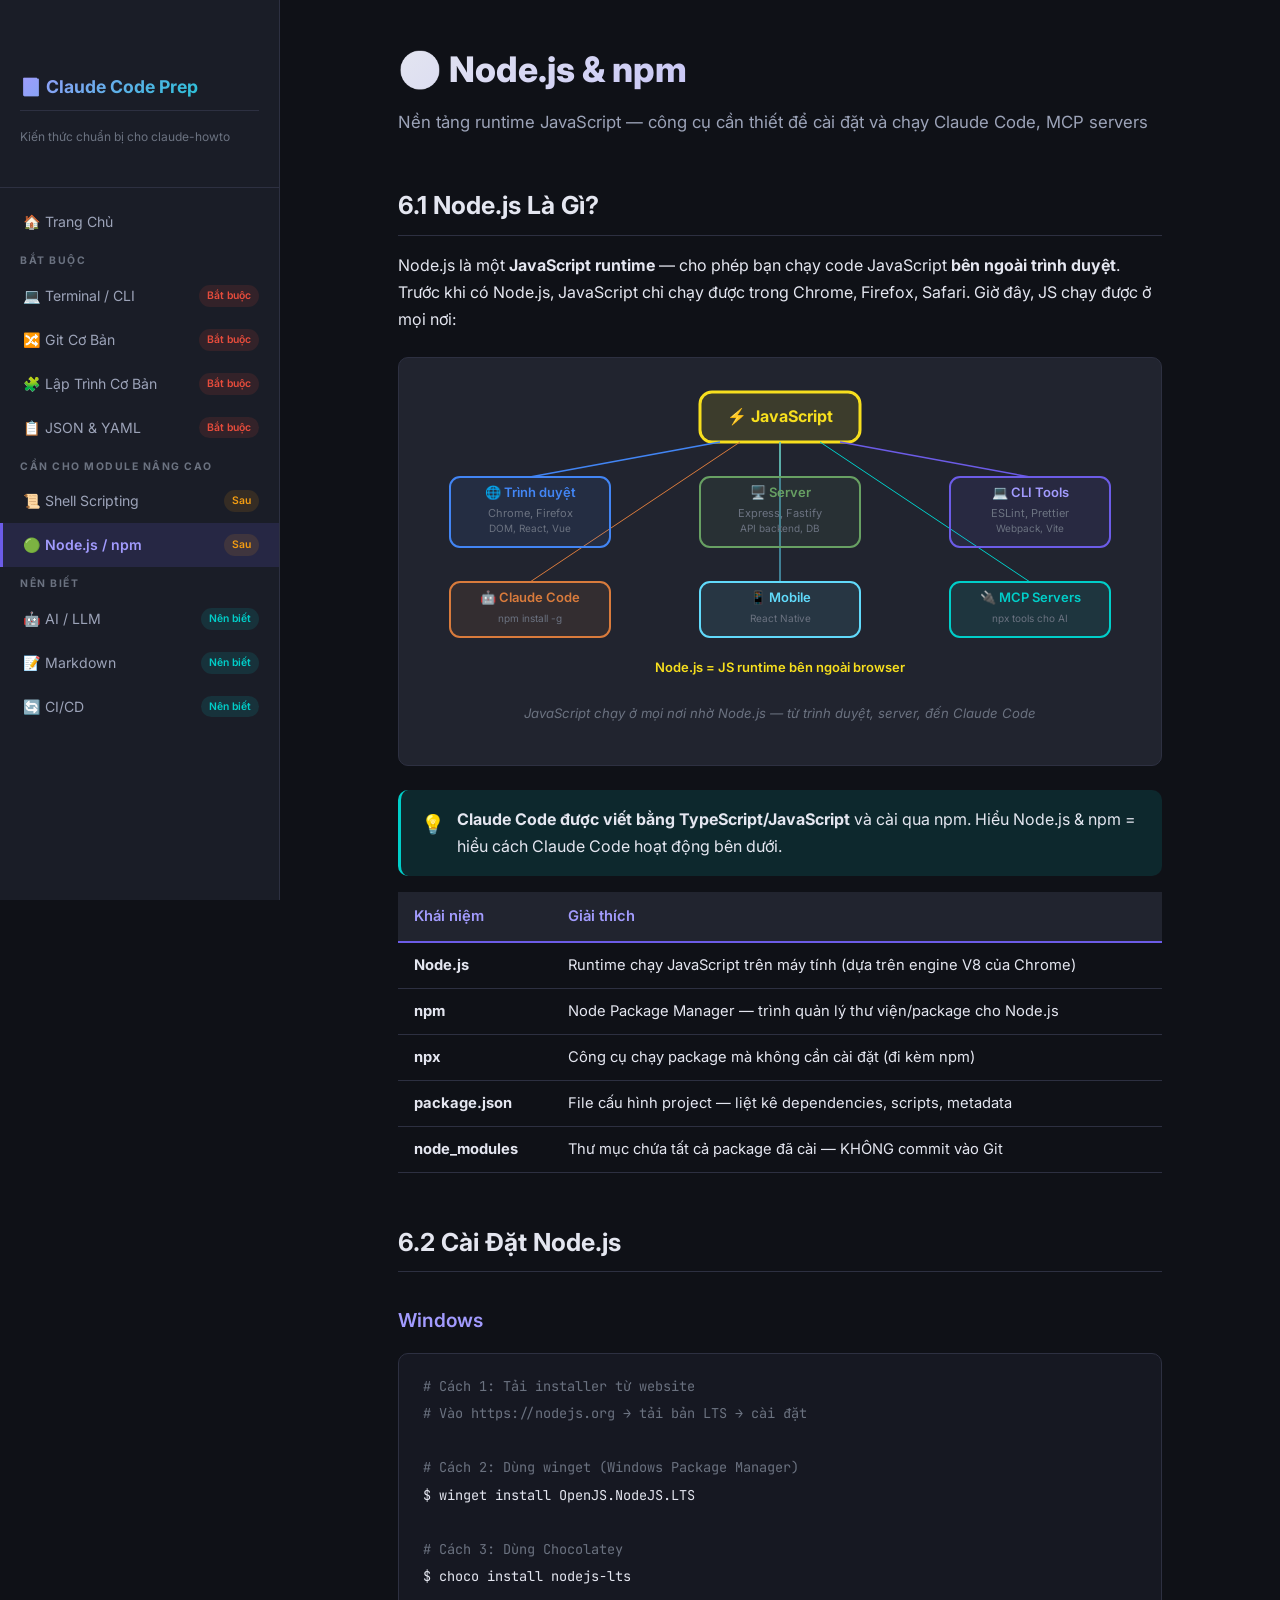
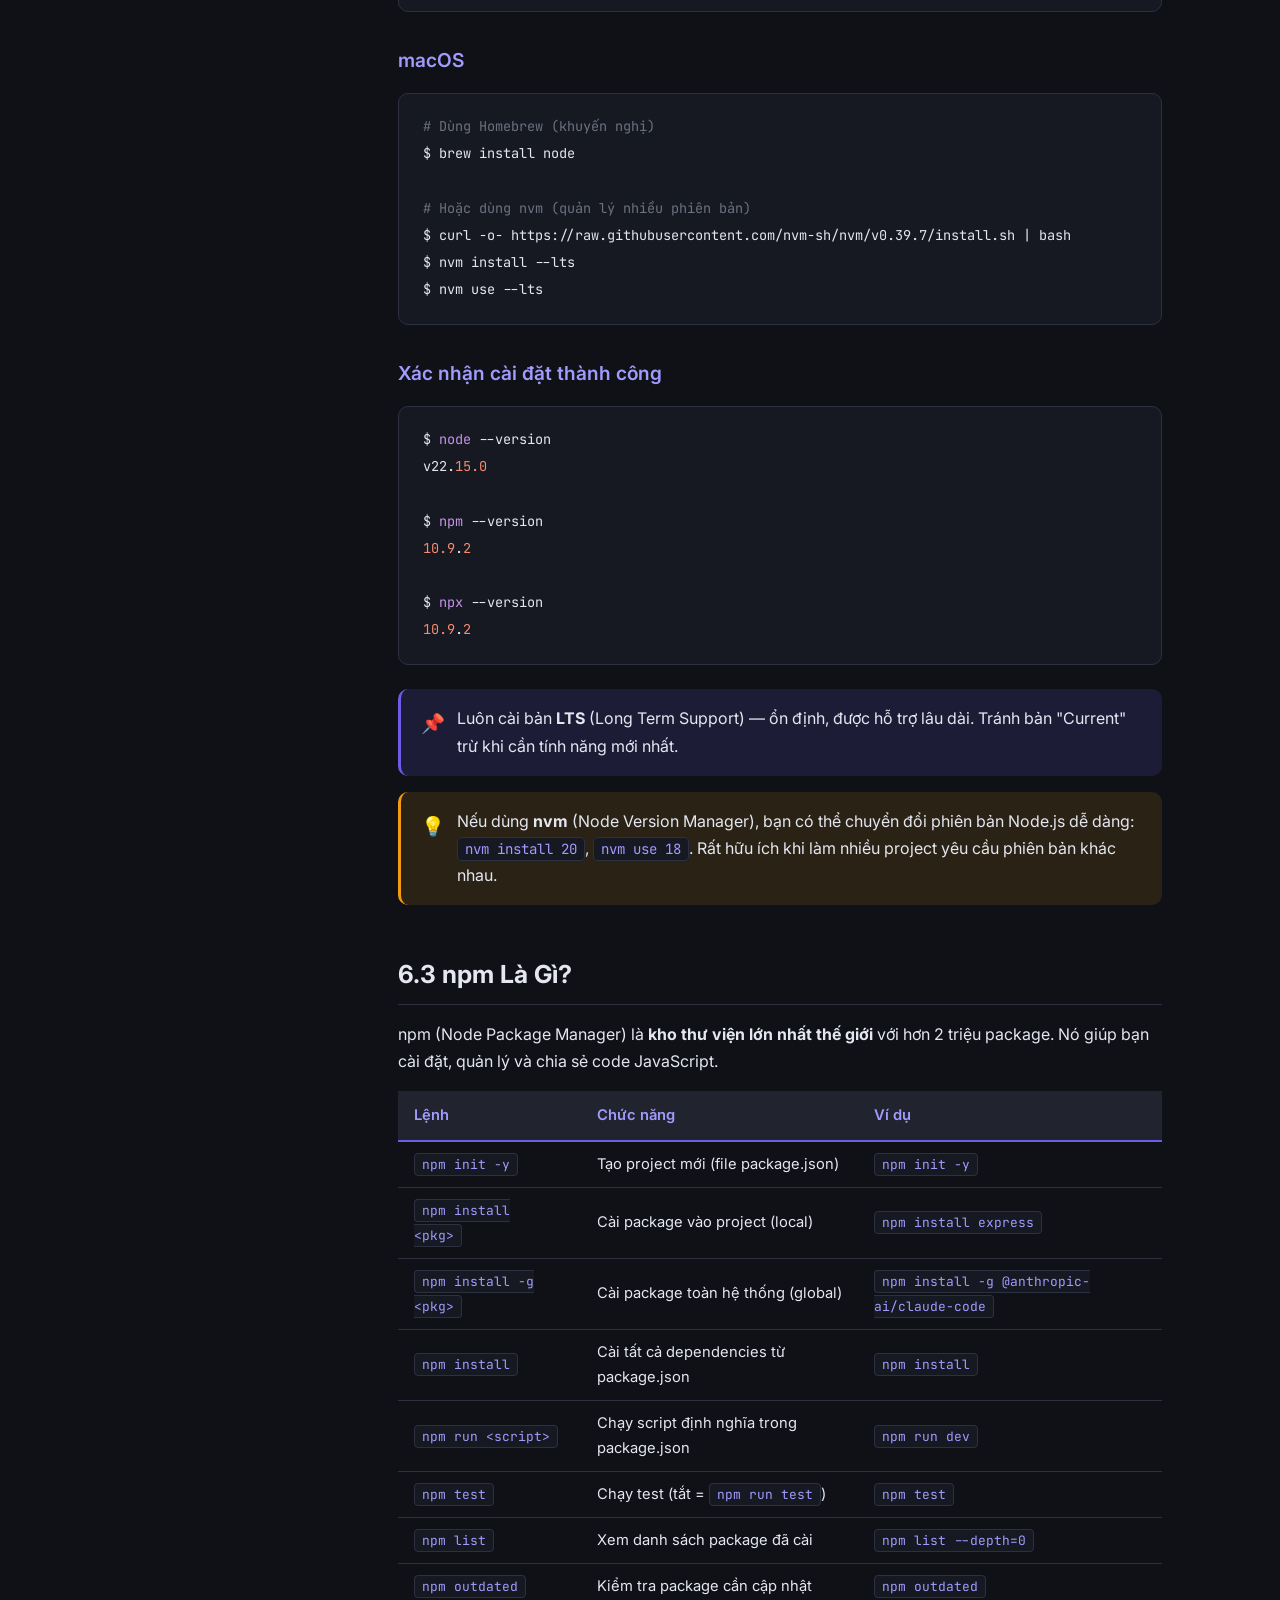
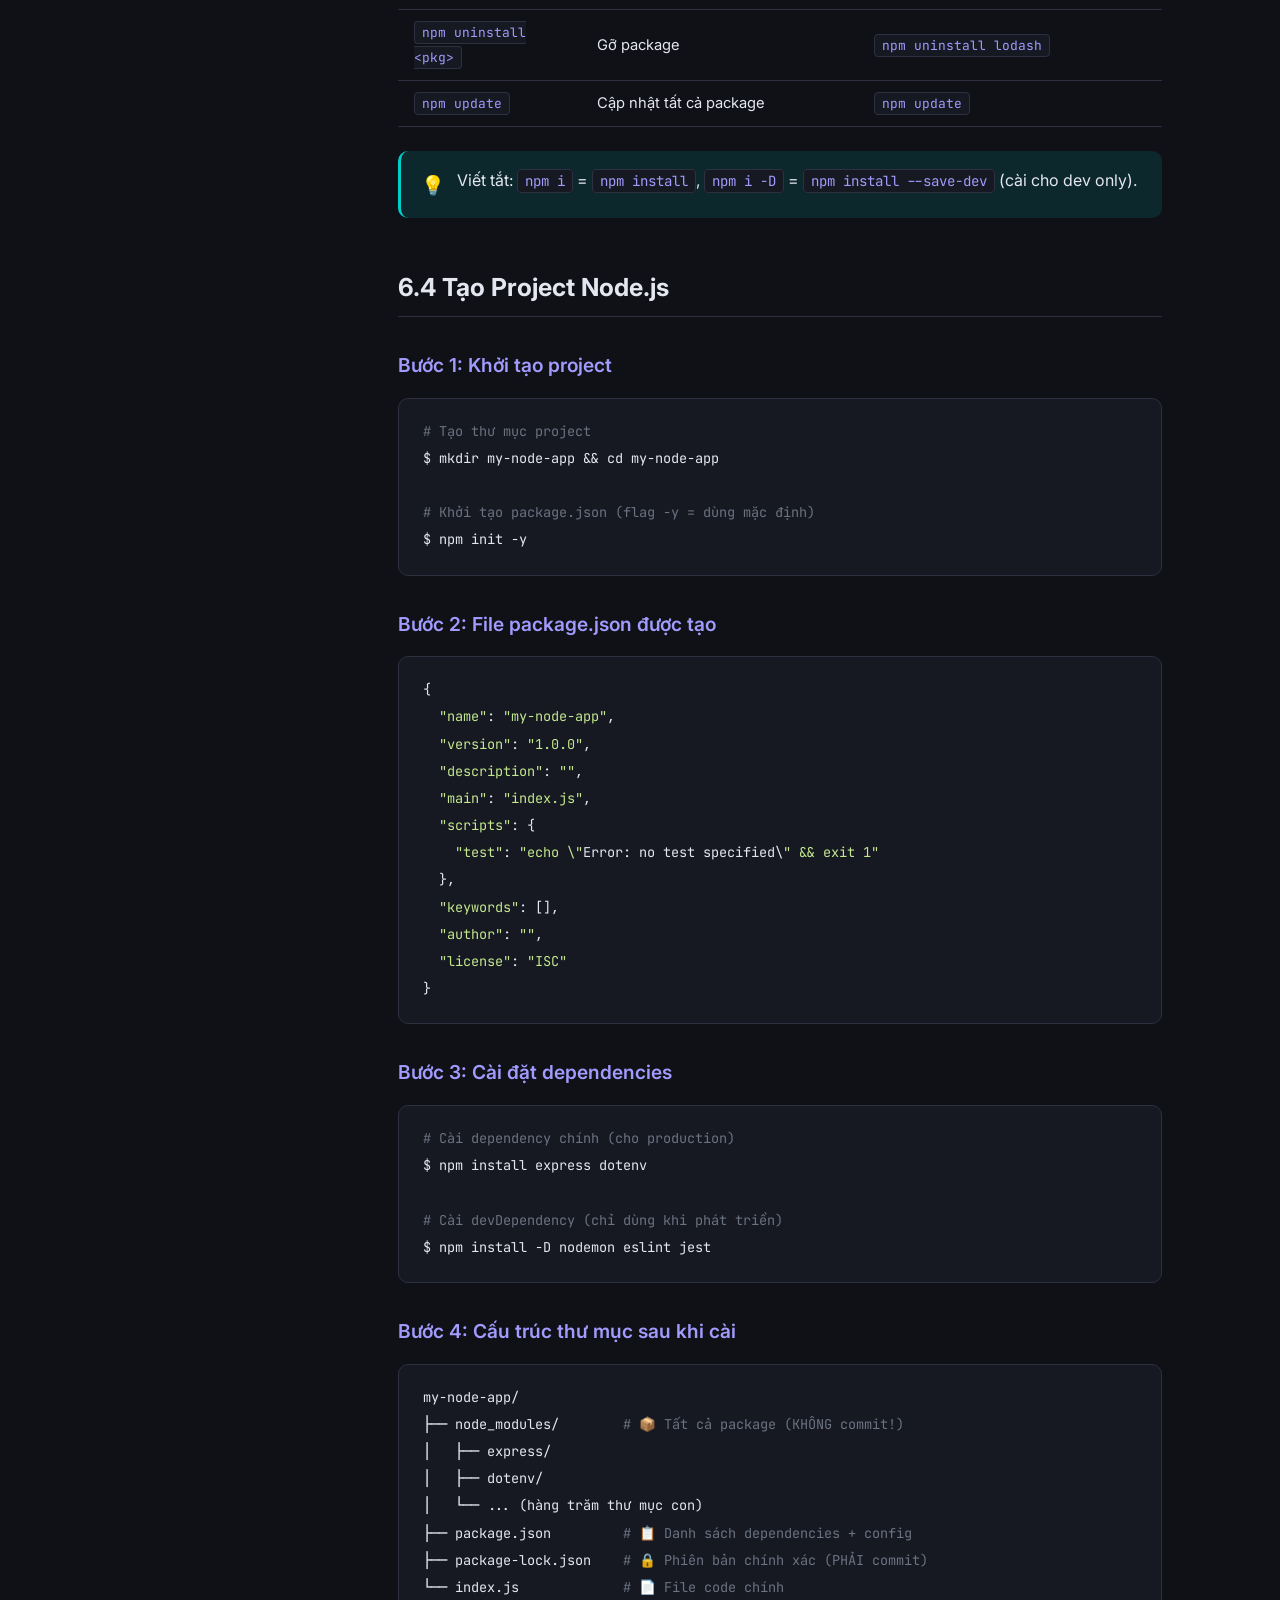
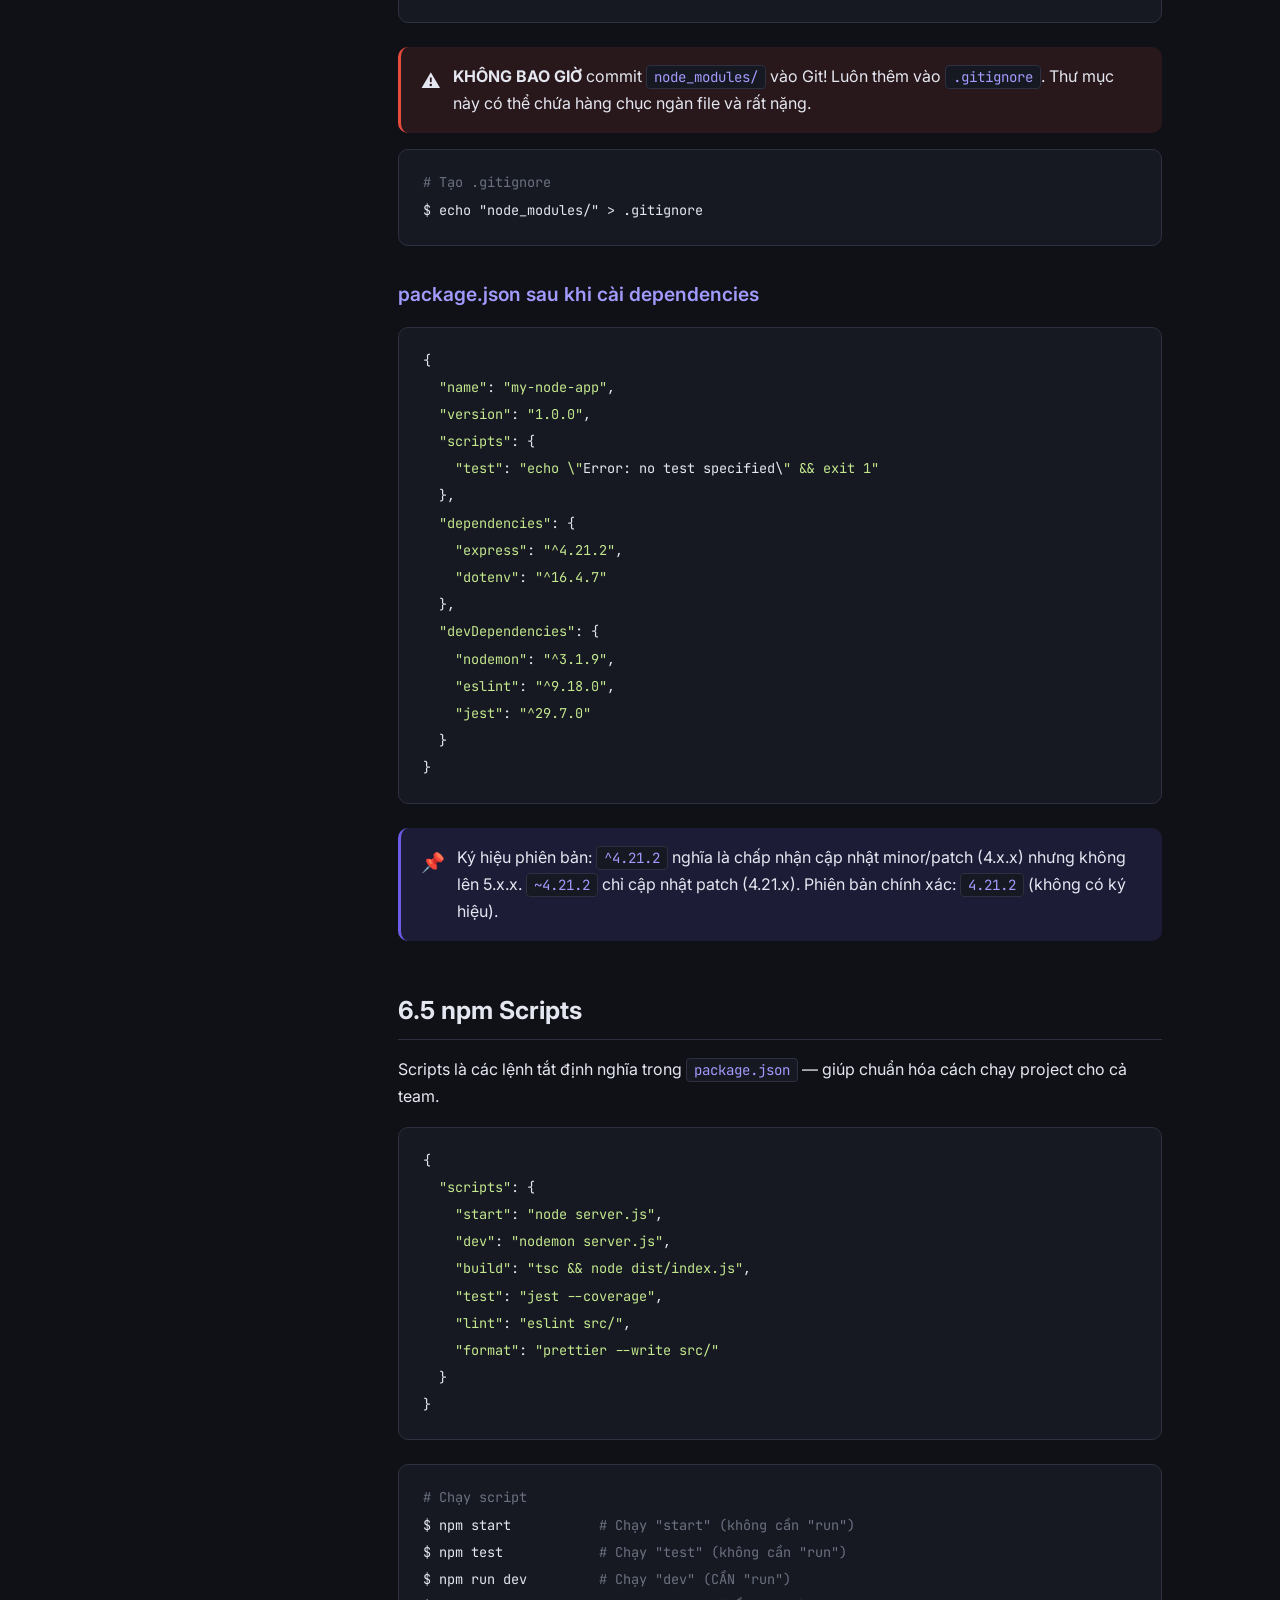
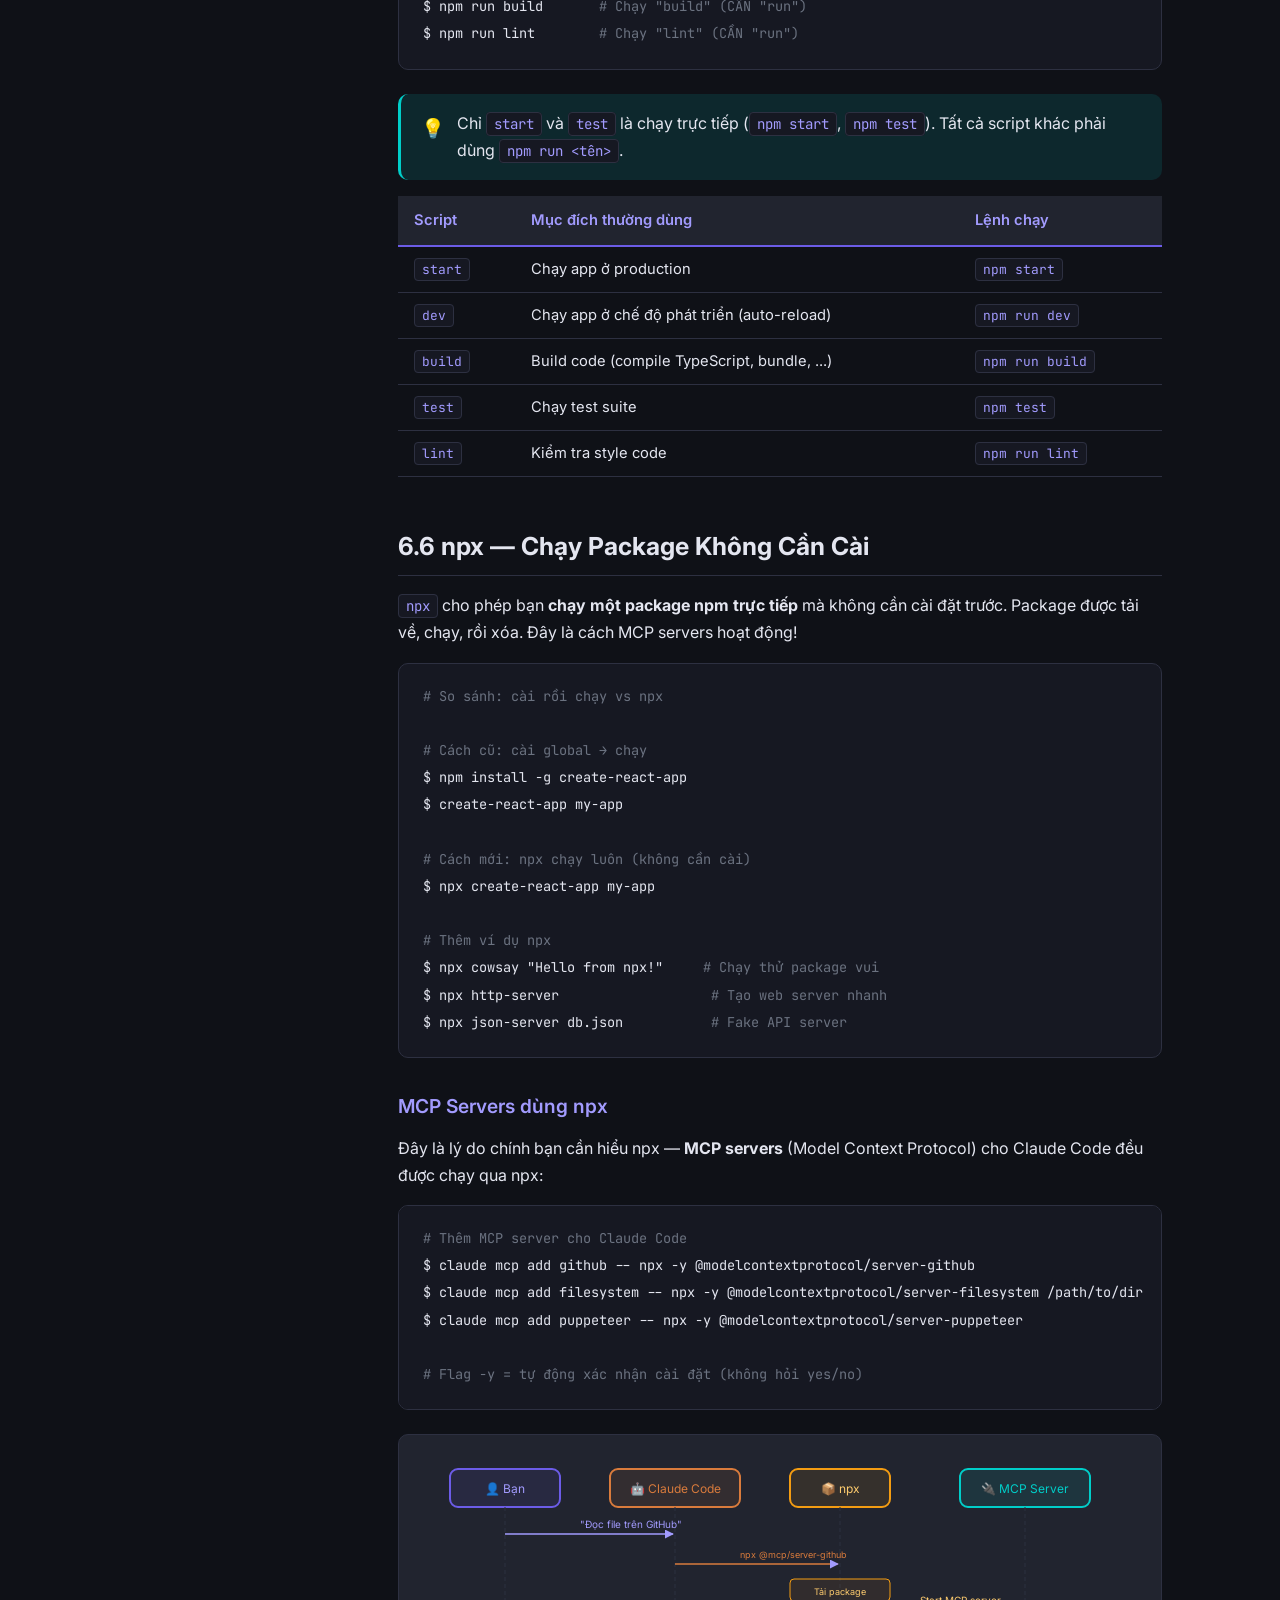
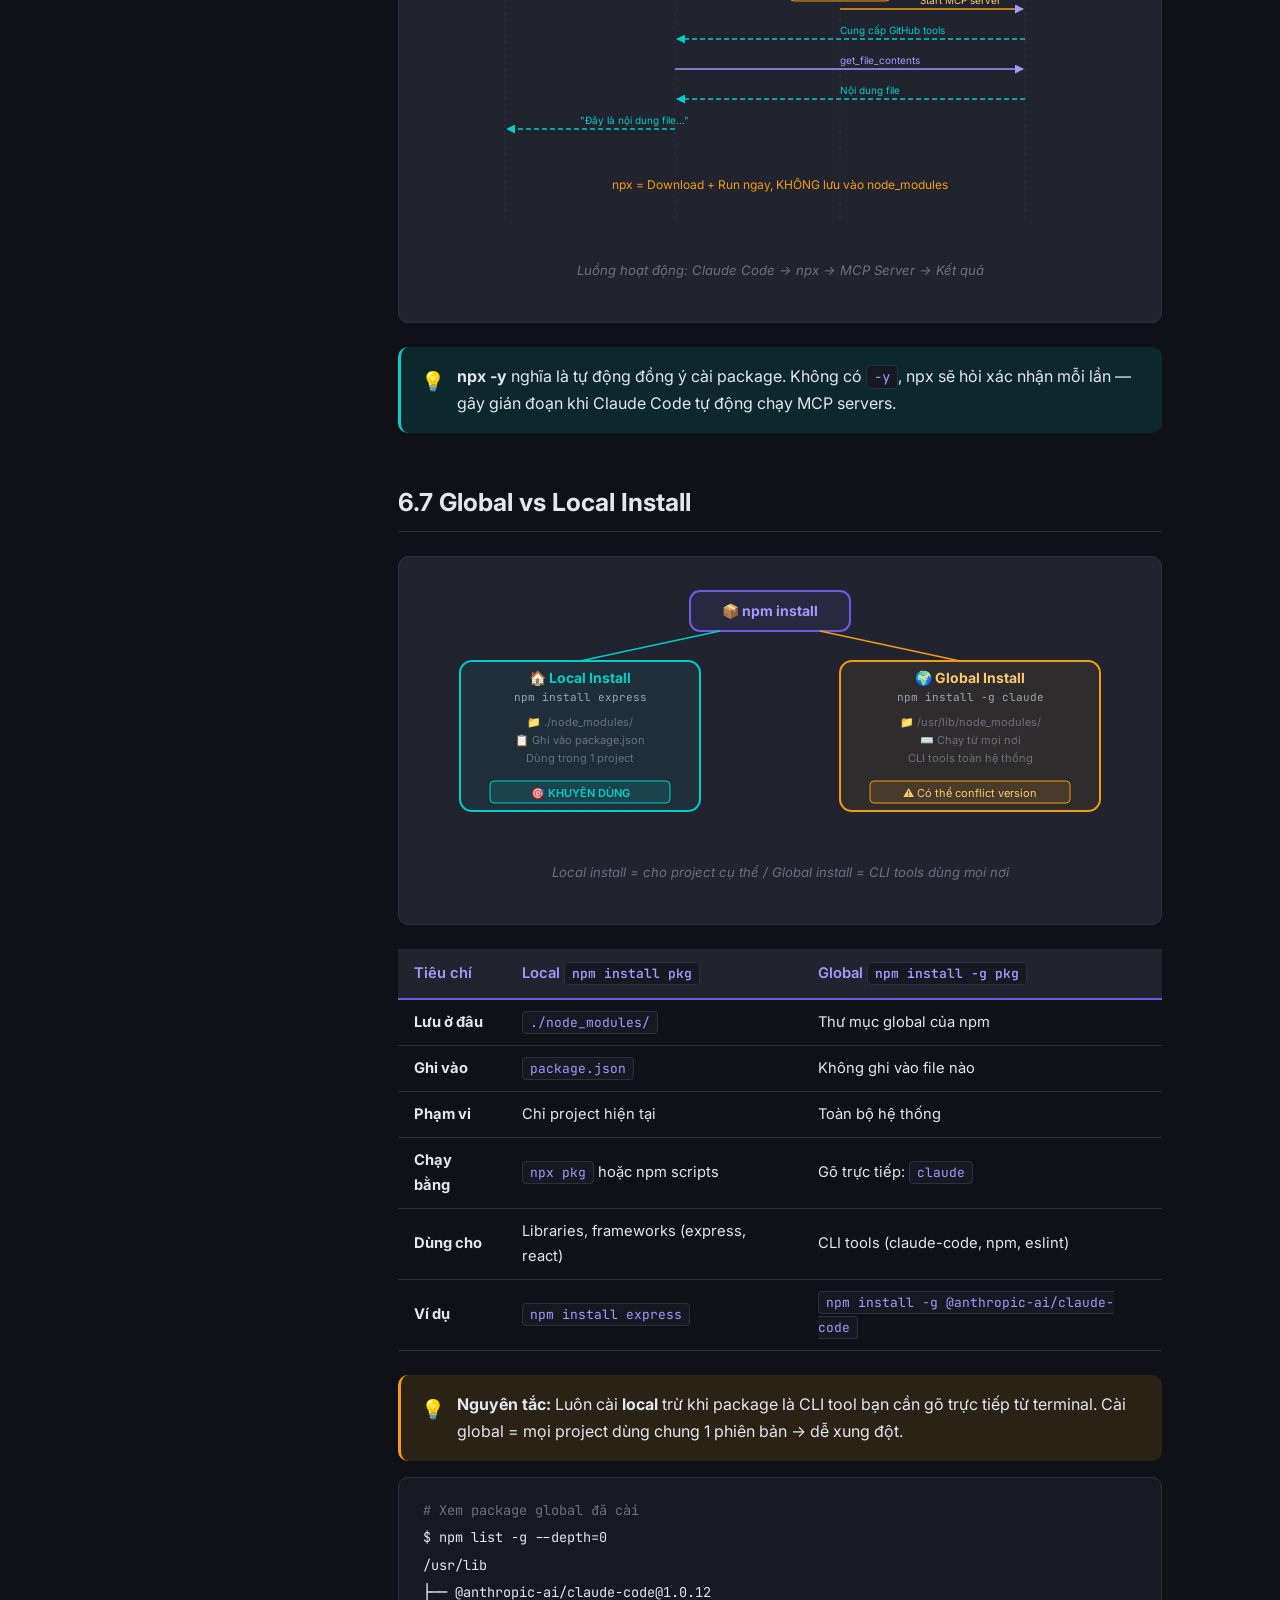
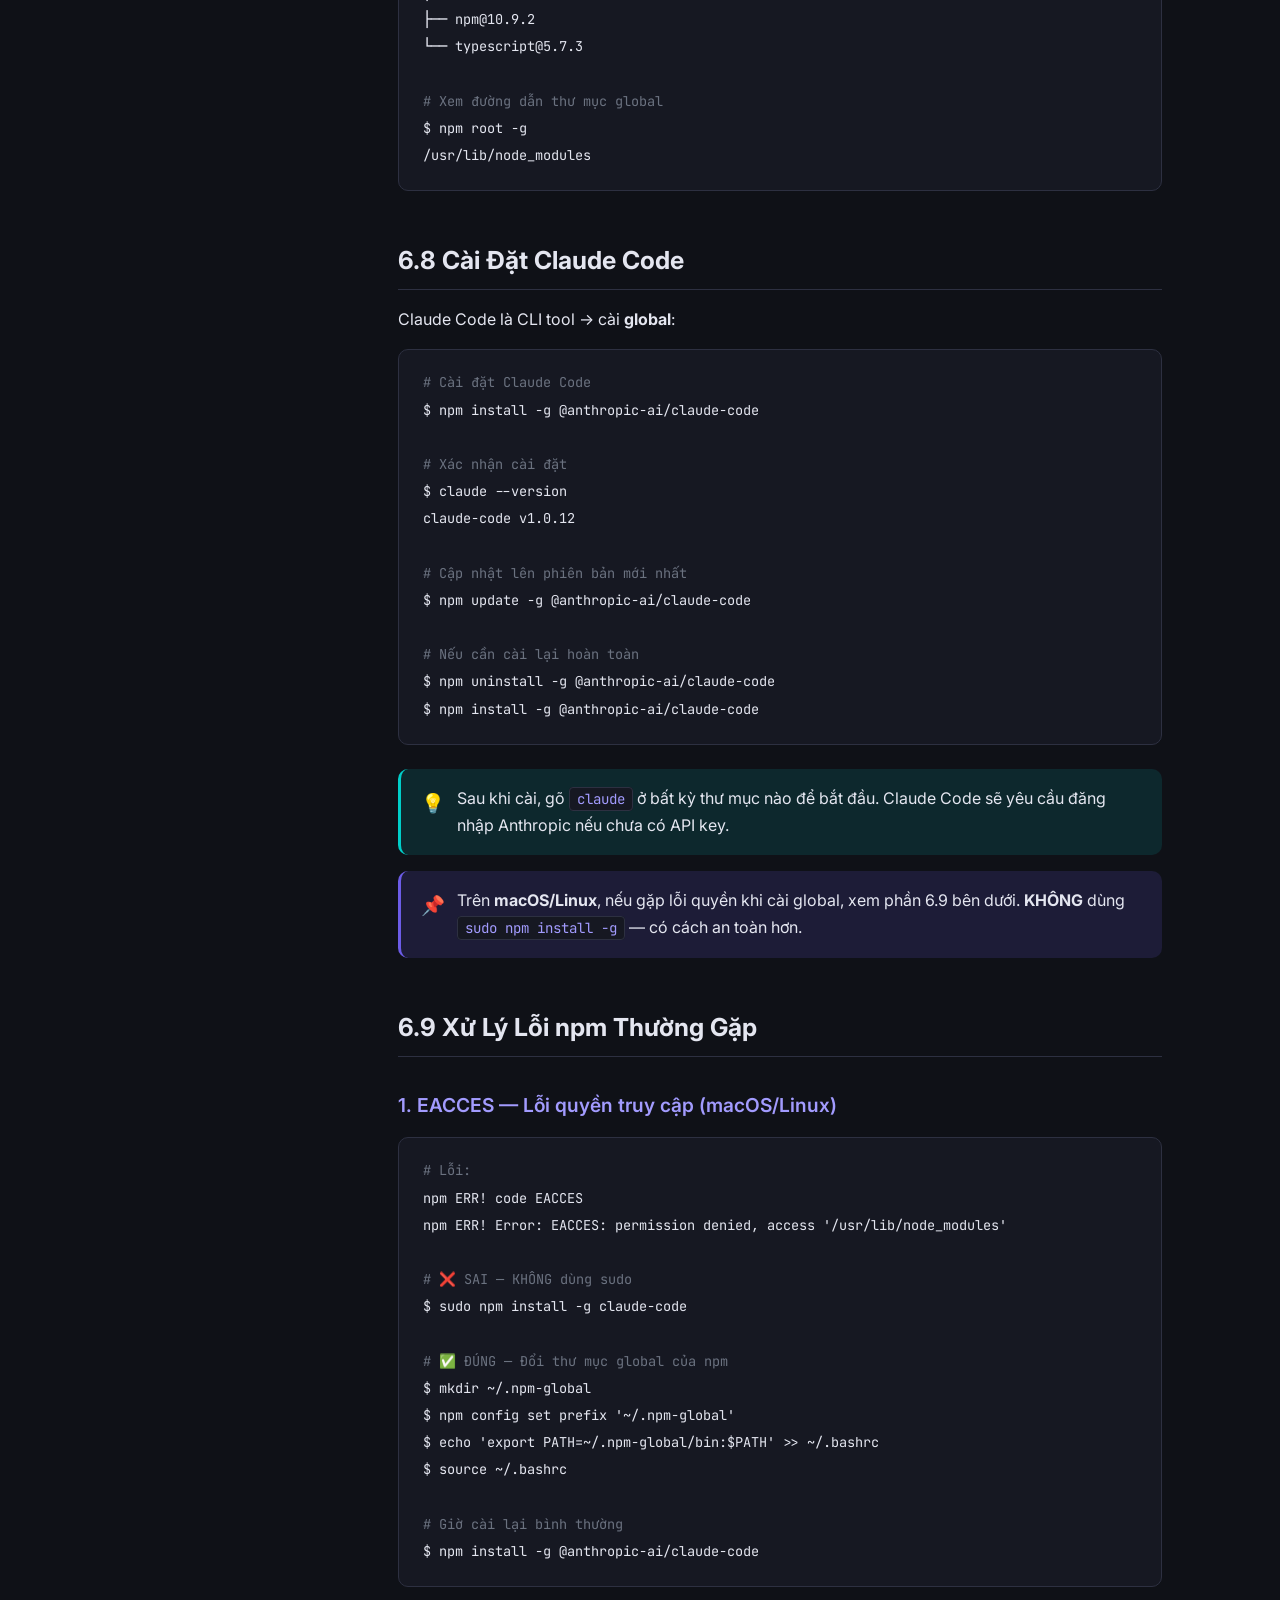
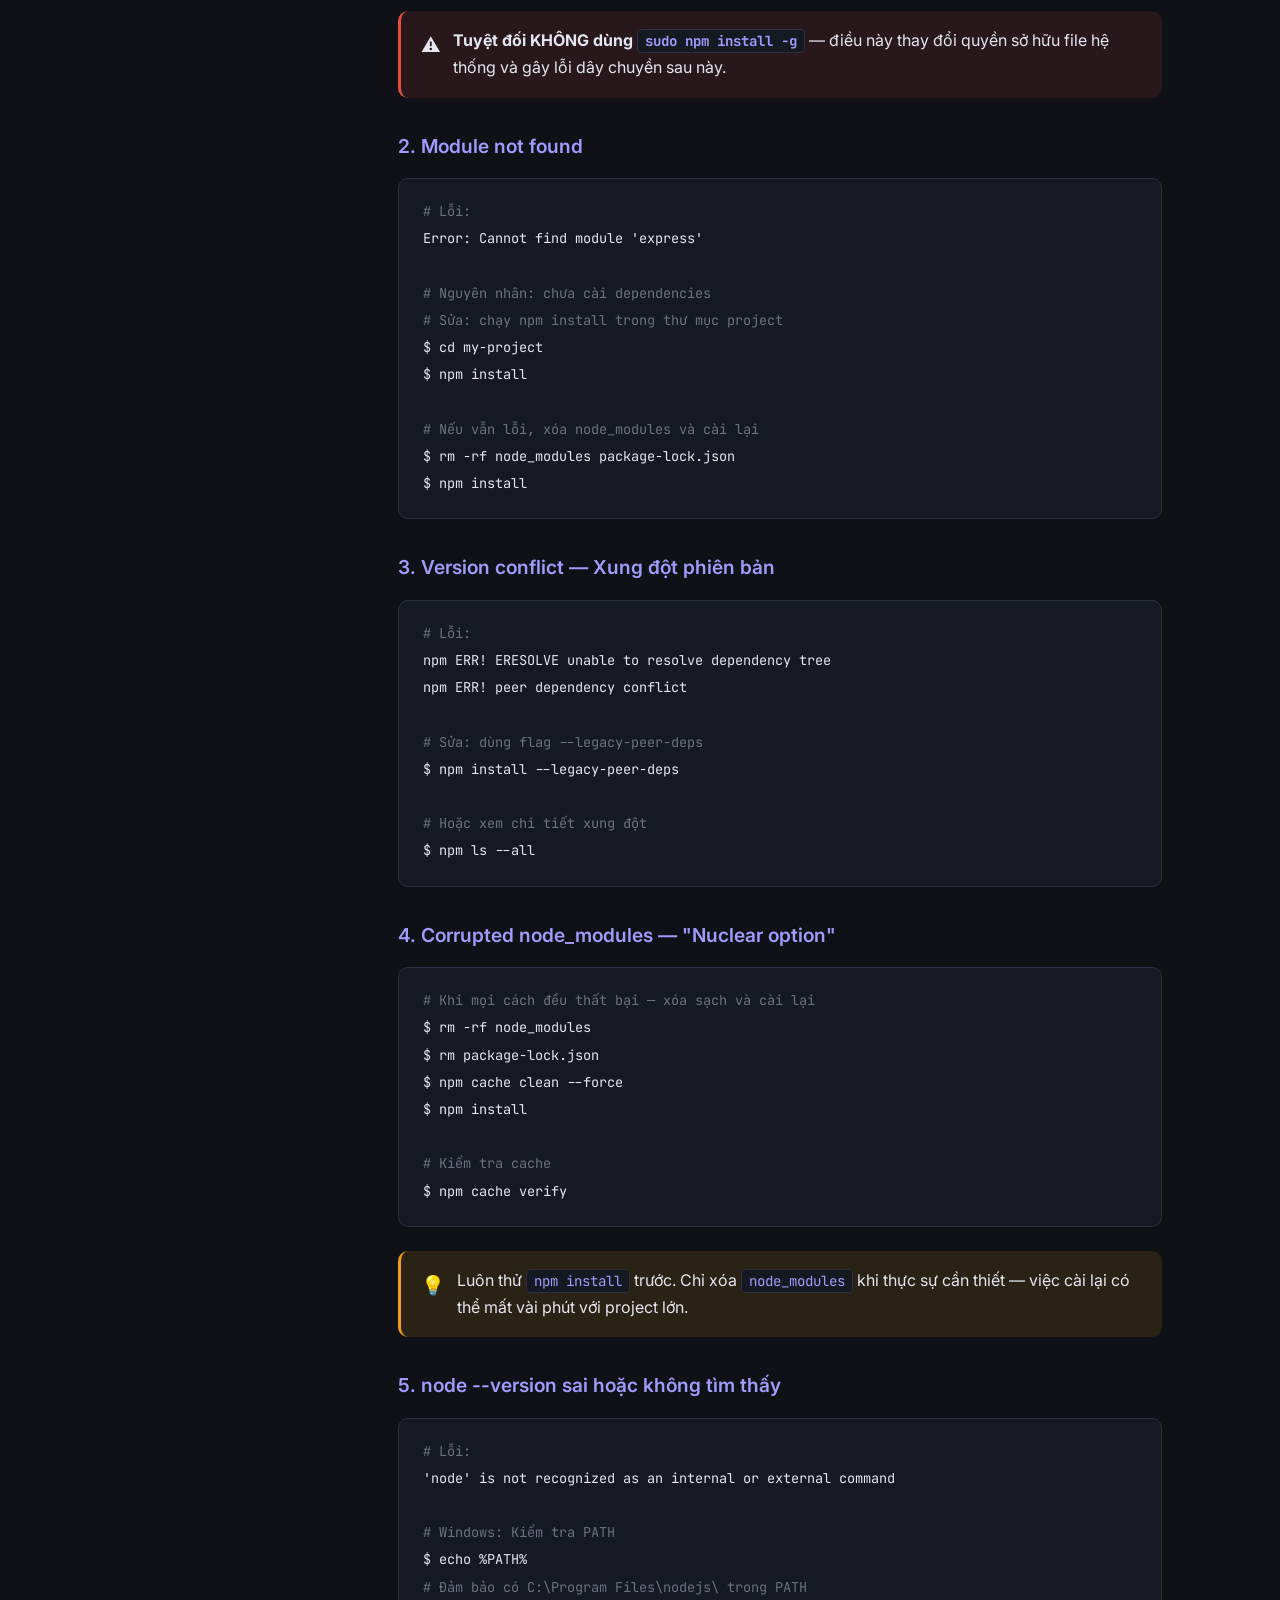
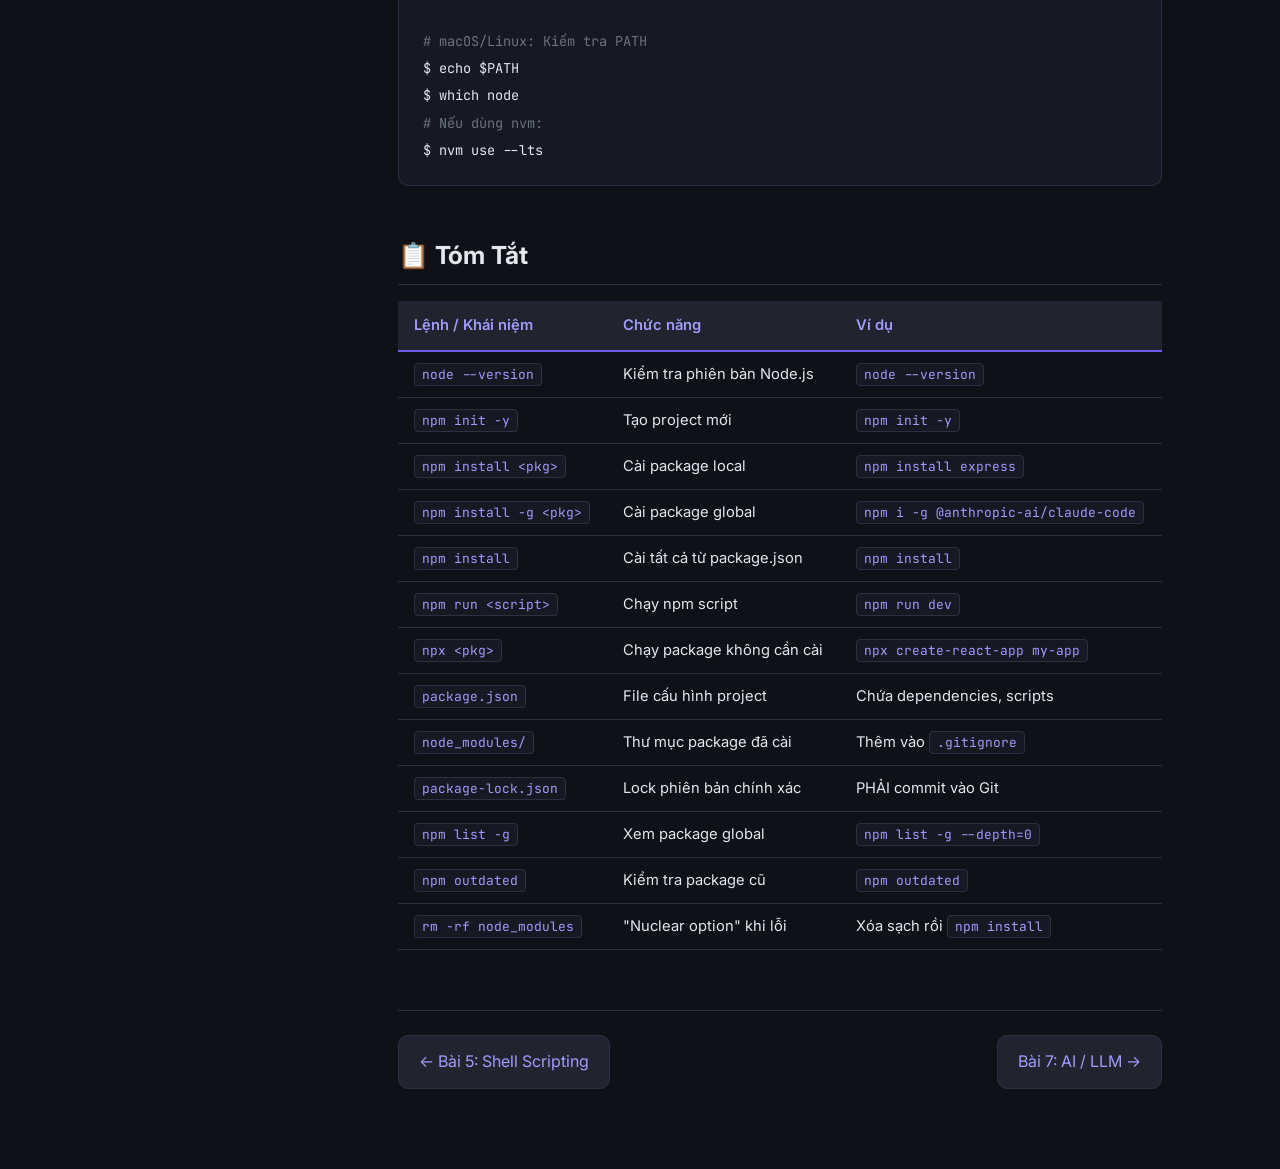
<file: 06-nodejs.html>
<!DOCTYPE html>
<html lang="vi">
<head>
  <meta charset="UTF-8">
  <meta name="viewport" content="width=device-width, initial-scale=1.0">
  <title>Bài 6: Node.js / npm — Claude Code Prep</title>
  <link href="https://fonts.googleapis.com/css2?family=Inter:wght@400;500;600;700;800&family=JetBrains+Mono:wght@400;500;600&display=swap" rel="stylesheet">
  <link rel="stylesheet" href="css/style.css">
</head>
<body>
  <button class="hamburger" aria-label="Menu">☰</button>
  <div class="layout">
    <aside class="sidebar" id="sidebar">
      <div class="sidebar-header">
        <h2>📘 Claude Code Prep</h2>
        <p>Kiến thức chuẩn bị cho claude-howto</p>
      </div>
      <nav class="sidebar-nav">
        <a class="nav-link" href="index.html">🏠 Trang Chủ</a>
        <div class="nav-section">BẮT BUỘC</div>
        <a class="nav-link" href="01-terminal.html">💻 Terminal / CLI <span class="badge badge-required">Bắt buộc</span></a>
        <a class="nav-link" href="02-git.html">🔀 Git Cơ Bản <span class="badge badge-required">Bắt buộc</span></a>
        <a class="nav-link" href="03-programming.html">🧩 Lập Trình Cơ Bản <span class="badge badge-required">Bắt buộc</span></a>
        <a class="nav-link" href="04-json-yaml.html">📋 JSON & YAML <span class="badge badge-required">Bắt buộc</span></a>
        <div class="nav-section">CẦN CHO MODULE NÂNG CAO</div>
        <a class="nav-link" href="05-shell.html">📜 Shell Scripting <span class="badge badge-later">Sau</span></a>
        <a class="nav-link active" href="06-nodejs.html">🟢 Node.js / npm <span class="badge badge-later">Sau</span></a>
        <div class="nav-section">NÊN BIẾT</div>
        <a class="nav-link" href="07-ai-llm.html">🤖 AI / LLM <span class="badge badge-optional">Nên biết</span></a>
        <a class="nav-link" href="08-markdown.html">📝 Markdown <span class="badge badge-optional">Nên biết</span></a>
        <a class="nav-link" href="09-cicd.html">🔄 CI/CD <span class="badge badge-optional">Nên biết</span></a>
      </nav>
    </aside>

    <main class="main">
      <div class="content">
        <h1>🟢 Node.js &amp; npm</h1>
        <p class="subtitle">Nền tảng runtime JavaScript — công cụ cần thiết để cài đặt và chạy Claude Code, MCP servers</p>

        <!-- ============ 6.1 Node.js La Gi ============ -->
        <h2 id="what">6.1 Node.js Là Gì?</h2>
        <p>Node.js là một <strong>JavaScript runtime</strong> — cho phép bạn chạy code JavaScript <strong>bên ngoài trình duyệt</strong>. Trước khi có Node.js, JavaScript chỉ chạy được trong Chrome, Firefox, Safari. Giờ đây, JS chạy được ở mọi nơi:</p>

        <div class="diagram-container">
          <svg viewBox="0 0 700 300" xmlns="http://www.w3.org/2000/svg" style="max-width:700px;width:100%;height:auto">
            <!-- JS Center -->
            <rect x="270" y="10" width="160" height="50" rx="12" fill="#f7df1e20" stroke="#f7df1e" stroke-width="3"/>
            <text x="350" y="40" text-anchor="middle" fill="#f7df1e" font-size="16" font-weight="700">⚡ JavaScript</text>
            <!-- Lines -->
            <line x1="290" y1="60" x2="100" y2="95" stroke="#4285f4" stroke-width="1.5"/>
            <line x1="350" y1="60" x2="350" y2="95" stroke="#68a063" stroke-width="1.5"/>
            <line x1="410" y1="60" x2="600" y2="95" stroke="#6c5ce7" stroke-width="1.5"/>
            <line x1="310" y1="60" x2="100" y2="200" stroke="#d97b3c" stroke-width="1"/>
            <line x1="390" y1="60" x2="600" y2="200" stroke="#00cec9" stroke-width="1"/>
            <line x1="350" y1="60" x2="350" y2="200" stroke="#61dafb" stroke-width="1"/>
            <!-- Row 1 -->
            <rect x="20" y="95" width="160" height="70" rx="10" fill="#4285f418" stroke="#4285f4" stroke-width="2"/>
            <text x="100" y="115" text-anchor="middle" fill="#4285f4" font-size="13" font-weight="600">🌐 Trình duyệt</text>
            <text x="100" y="135" text-anchor="middle" fill="#6b7280" font-size="11">Chrome, Firefox</text>
            <text x="100" y="150" text-anchor="middle" fill="#6b7280" font-size="10">DOM, React, Vue</text>
            <rect x="270" y="95" width="160" height="70" rx="10" fill="#68a06318" stroke="#68a063" stroke-width="2"/>
            <text x="350" y="115" text-anchor="middle" fill="#68a063" font-size="13" font-weight="600">🖥️ Server</text>
            <text x="350" y="135" text-anchor="middle" fill="#6b7280" font-size="11">Express, Fastify</text>
            <text x="350" y="150" text-anchor="middle" fill="#6b7280" font-size="10">API backend, DB</text>
            <rect x="520" y="95" width="160" height="70" rx="10" fill="#6c5ce718" stroke="#6c5ce7" stroke-width="2"/>
            <text x="600" y="115" text-anchor="middle" fill="#a29bfe" font-size="13" font-weight="600">💻 CLI Tools</text>
            <text x="600" y="135" text-anchor="middle" fill="#6b7280" font-size="11">ESLint, Prettier</text>
            <text x="600" y="150" text-anchor="middle" fill="#6b7280" font-size="10">Webpack, Vite</text>
            <!-- Row 2 -->
            <rect x="20" y="200" width="160" height="55" rx="10" fill="#d97b3c18" stroke="#d97b3c" stroke-width="2"/>
            <text x="100" y="220" text-anchor="middle" fill="#d97b3c" font-size="13" font-weight="600">🤖 Claude Code</text>
            <text x="100" y="240" text-anchor="middle" fill="#6b7280" font-size="10">npm install -g</text>
            <rect x="270" y="200" width="160" height="55" rx="10" fill="#61dafb18" stroke="#61dafb" stroke-width="2"/>
            <text x="350" y="220" text-anchor="middle" fill="#61dafb" font-size="13" font-weight="600">📱 Mobile</text>
            <text x="350" y="240" text-anchor="middle" fill="#6b7280" font-size="10">React Native</text>
            <rect x="520" y="200" width="160" height="55" rx="10" fill="#00cec918" stroke="#00cec9" stroke-width="2"/>
            <text x="600" y="220" text-anchor="middle" fill="#00cec9" font-size="13" font-weight="600">🔌 MCP Servers</text>
            <text x="600" y="240" text-anchor="middle" fill="#6b7280" font-size="10">npx tools cho AI</text>
            <text x="350" y="290" text-anchor="middle" fill="#f7df1e" font-size="13" font-weight="600">Node.js = JS runtime bên ngoài browser</text>
          </svg>
          <p class="caption">JavaScript chạy ở mọi nơi nhờ Node.js — từ trình duyệt, server, đến Claude Code</p>
        </div>

        <div class="info-box tip">
          <span class="icon">💡</span>
          <p><strong>Claude Code được viết bằng TypeScript/JavaScript</strong> và cài qua npm. Hiểu Node.js &amp; npm = hiểu cách Claude Code hoạt động bên dưới.</p>
        </div>

        <table>
          <thead><tr><th>Khái niệm</th><th>Giải thích</th></tr></thead>
          <tbody>
            <tr><td><strong>Node.js</strong></td><td>Runtime chạy JavaScript trên máy tính (dựa trên engine V8 của Chrome)</td></tr>
            <tr><td><strong>npm</strong></td><td>Node Package Manager — trình quản lý thư viện/package cho Node.js</td></tr>
            <tr><td><strong>npx</strong></td><td>Công cụ chạy package mà không cần cài đặt (đi kèm npm)</td></tr>
            <tr><td><strong>package.json</strong></td><td>File cấu hình project — liệt kê dependencies, scripts, metadata</td></tr>
            <tr><td><strong>node_modules</strong></td><td>Thư mục chứa tất cả package đã cài — KHÔNG commit vào Git</td></tr>
          </tbody>
        </table>

        <!-- ============ 6.2 Cai Dat ============ -->
        <h2 id="install">6.2 Cài Đặt Node.js</h2>

        <h3>Windows</h3>
        <pre><code><span class="comment"># Cách 1: Tải installer từ website</span>
<span class="comment"># Vào https://nodejs.org → tải bản LTS → cài đặt</span>

<span class="comment"># Cách 2: Dùng winget (Windows Package Manager)</span>
$ winget install OpenJS.NodeJS.LTS

<span class="comment"># Cách 3: Dùng Chocolatey</span>
$ choco install nodejs-lts</code></pre>

        <h3>macOS</h3>
        <pre><code><span class="comment"># Dùng Homebrew (khuyến nghị)</span>
$ brew install node

<span class="comment"># Hoặc dùng nvm (quản lý nhiều phiên bản)</span>
$ curl -o- https://raw.githubusercontent.com/nvm-sh/nvm/v0.39.7/install.sh | bash
$ nvm install --lts
$ nvm use --lts</code></pre>

        <h3>Xác nhận cài đặt thành công</h3>
        <pre><code>$ node --version
v22.15.0

$ npm --version
10.9.2

$ npx --version
10.9.2</code></pre>

        <div class="info-box note">
          <span class="icon">📌</span>
          <p>Luôn cài bản <strong>LTS</strong> (Long Term Support) — ổn định, được hỗ trợ lâu dài. Tránh bản "Current" trừ khi cần tính năng mới nhất.</p>
        </div>

        <div class="info-box warning">
          <span class="icon">💡</span>
          <p>Nếu dùng <strong>nvm</strong> (Node Version Manager), bạn có thể chuyển đổi phiên bản Node.js dễ dàng: <code>nvm install 20</code>, <code>nvm use 18</code>. Rất hữu ích khi làm nhiều project yêu cầu phiên bản khác nhau.</p>
        </div>

        <!-- ============ 6.3 npm La Gi ============ -->
        <h2 id="npm">6.3 npm Là Gì?</h2>
        <p>npm (Node Package Manager) là <strong>kho thư viện lớn nhất thế giới</strong> với hơn 2 triệu package. Nó giúp bạn cài đặt, quản lý và chia sẻ code JavaScript.</p>

        <table>
          <thead><tr><th>Lệnh</th><th>Chức năng</th><th>Ví dụ</th></tr></thead>
          <tbody>
            <tr><td><code>npm init -y</code></td><td>Tạo project mới (file package.json)</td><td><code>npm init -y</code></td></tr>
            <tr><td><code>npm install &lt;pkg&gt;</code></td><td>Cài package vào project (local)</td><td><code>npm install express</code></td></tr>
            <tr><td><code>npm install -g &lt;pkg&gt;</code></td><td>Cài package toàn hệ thống (global)</td><td><code>npm install -g @anthropic-ai/claude-code</code></td></tr>
            <tr><td><code>npm install</code></td><td>Cài tất cả dependencies từ package.json</td><td><code>npm install</code></td></tr>
            <tr><td><code>npm run &lt;script&gt;</code></td><td>Chạy script định nghĩa trong package.json</td><td><code>npm run dev</code></td></tr>
            <tr><td><code>npm test</code></td><td>Chạy test (tắt = <code>npm run test</code>)</td><td><code>npm test</code></td></tr>
            <tr><td><code>npm list</code></td><td>Xem danh sách package đã cài</td><td><code>npm list --depth=0</code></td></tr>
            <tr><td><code>npm outdated</code></td><td>Kiểm tra package cần cập nhật</td><td><code>npm outdated</code></td></tr>
            <tr><td><code>npm uninstall &lt;pkg&gt;</code></td><td>Gỡ package</td><td><code>npm uninstall lodash</code></td></tr>
            <tr><td><code>npm update</code></td><td>Cập nhật tất cả package</td><td><code>npm update</code></td></tr>
          </tbody>
        </table>

        <div class="info-box tip">
          <span class="icon">💡</span>
          <p>Viết tắt: <code>npm i</code> = <code>npm install</code>, <code>npm i -D</code> = <code>npm install --save-dev</code> (cài cho dev only).</p>
        </div>

        <!-- ============ 6.4 Tao Project ============ -->
        <h2 id="project">6.4 Tạo Project Node.js</h2>

        <h3>Bước 1: Khởi tạo project</h3>
        <pre><code><span class="comment"># Tạo thư mục project</span>
$ mkdir my-node-app && cd my-node-app

<span class="comment"># Khởi tạo package.json (flag -y = dùng mặc định)</span>
$ npm init -y</code></pre>

        <h3>Bước 2: File package.json được tạo</h3>
        <pre><code>{
  "name": "my-node-app",
  "version": "1.0.0",
  "description": "",
  "main": "index.js",
  "scripts": {
    "test": "echo \"Error: no test specified\" && exit 1"
  },
  "keywords": [],
  "author": "",
  "license": "ISC"
}</code></pre>

        <h3>Bước 3: Cài đặt dependencies</h3>
        <pre><code><span class="comment"># Cài dependency chính (cho production)</span>
$ npm install express dotenv

<span class="comment"># Cài devDependency (chỉ dùng khi phát triển)</span>
$ npm install -D nodemon eslint jest</code></pre>

        <h3>Bước 4: Cấu trúc thư mục sau khi cài</h3>
        <pre><code>my-node-app/
├── node_modules/        <span class="comment"># 📦 Tất cả package (KHÔNG commit!)</span>
│   ├── express/
│   ├── dotenv/
│   └── ... (hàng trăm thư mục con)
├── package.json         <span class="comment"># 📋 Danh sách dependencies + config</span>
├── package-lock.json    <span class="comment"># 🔒 Phiên bản chính xác (PHẢI commit)</span>
└── index.js             <span class="comment"># 📄 File code chính</span></code></pre>

        <div class="info-box danger">
          <span class="icon">⚠️</span>
          <p><strong>KHÔNG BAO GIỜ</strong> commit <code>node_modules/</code> vào Git! Luôn thêm vào <code>.gitignore</code>. Thư mục này có thể chứa hàng chục ngàn file và rất nặng.</p>
        </div>

        <pre><code><span class="comment"># Tạo .gitignore</span>
$ echo "node_modules/" > .gitignore</code></pre>

        <h3>package.json sau khi cài dependencies</h3>
        <pre><code>{
  "name": "my-node-app",
  "version": "1.0.0",
  "scripts": {
    "test": "echo \"Error: no test specified\" && exit 1"
  },
  "dependencies": {
    "express": "^4.21.2",
    "dotenv": "^16.4.7"
  },
  "devDependencies": {
    "nodemon": "^3.1.9",
    "eslint": "^9.18.0",
    "jest": "^29.7.0"
  }
}</code></pre>

        <div class="info-box note">
          <span class="icon">📌</span>
          <p>Ký hiệu phiên bản: <code>^4.21.2</code> nghĩa là chấp nhận cập nhật minor/patch (4.x.x) nhưng không lên 5.x.x. <code>~4.21.2</code> chỉ cập nhật patch (4.21.x). Phiên bản chính xác: <code>4.21.2</code> (không có ký hiệu).</p>
        </div>

        <!-- ============ 6.5 npm Scripts ============ -->
        <h2 id="scripts">6.5 npm Scripts</h2>
        <p>Scripts là các lệnh tắt định nghĩa trong <code>package.json</code> — giúp chuẩn hóa cách chạy project cho cả team.</p>

        <pre><code>{
  "scripts": {
    "start": "node server.js",
    "dev": "nodemon server.js",
    "build": "tsc && node dist/index.js",
    "test": "jest --coverage",
    "lint": "eslint src/",
    "format": "prettier --write src/"
  }
}</code></pre>

        <pre><code><span class="comment"># Chạy script</span>
$ npm start           <span class="comment"># Chạy "start" (không cần "run")</span>
$ npm test            <span class="comment"># Chạy "test" (không cần "run")</span>
$ npm run dev         <span class="comment"># Chạy "dev" (CẦN "run")</span>
$ npm run build       <span class="comment"># Chạy "build" (CẦN "run")</span>
$ npm run lint        <span class="comment"># Chạy "lint" (CẦN "run")</span></code></pre>

        <div class="info-box tip">
          <span class="icon">💡</span>
          <p>Chỉ <code>start</code> và <code>test</code> là chạy trực tiếp (<code>npm start</code>, <code>npm test</code>). Tất cả script khác phải dùng <code>npm run &lt;tên&gt;</code>.</p>
        </div>

        <table>
          <thead><tr><th>Script</th><th>Mục đích thường dùng</th><th>Lệnh chạy</th></tr></thead>
          <tbody>
            <tr><td><code>start</code></td><td>Chạy app ở production</td><td><code>npm start</code></td></tr>
            <tr><td><code>dev</code></td><td>Chạy app ở chế độ phát triển (auto-reload)</td><td><code>npm run dev</code></td></tr>
            <tr><td><code>build</code></td><td>Build code (compile TypeScript, bundle, ...)</td><td><code>npm run build</code></td></tr>
            <tr><td><code>test</code></td><td>Chạy test suite</td><td><code>npm test</code></td></tr>
            <tr><td><code>lint</code></td><td>Kiểm tra style code</td><td><code>npm run lint</code></td></tr>
          </tbody>
        </table>

        <!-- ============ 6.6 npx ============ -->
        <h2 id="npx">6.6 npx — Chạy Package Không Cần Cài</h2>
        <p><code>npx</code> cho phép bạn <strong>chạy một package npm trực tiếp</strong> mà không cần cài đặt trước. Package được tải về, chạy, rồi xóa. Đây là cách MCP servers hoạt động!</p>

        <pre><code><span class="comment"># So sánh: cài rồi chạy vs npx</span>

<span class="comment"># Cách cũ: cài global → chạy</span>
$ npm install -g create-react-app
$ create-react-app my-app

<span class="comment"># Cách mới: npx chạy luôn (không cần cài)</span>
$ npx create-react-app my-app

<span class="comment"># Thêm ví dụ npx</span>
$ npx cowsay "Hello from npx!"     <span class="comment"># Chạy thử package vui</span>
$ npx http-server                   <span class="comment"># Tạo web server nhanh</span>
$ npx json-server db.json           <span class="comment"># Fake API server</span></code></pre>

        <h3>MCP Servers dùng npx</h3>
        <p>Đây là lý do chính bạn cần hiểu npx — <strong>MCP servers</strong> (Model Context Protocol) cho Claude Code đều được chạy qua npx:</p>

        <pre><code><span class="comment"># Thêm MCP server cho Claude Code</span>
$ claude mcp add github -- npx -y @modelcontextprotocol/server-github
$ claude mcp add filesystem -- npx -y @modelcontextprotocol/server-filesystem /path/to/dir
$ claude mcp add puppeteer -- npx -y @modelcontextprotocol/server-puppeteer

<span class="comment"># Flag -y = tự động xác nhận cài đặt (không hỏi yes/no)</span></code></pre>

        <div class="diagram-container">
          <svg viewBox="0 0 700 380" xmlns="http://www.w3.org/2000/svg" style="max-width:700px;width:100%;height:auto">
            <defs><marker id="n6a" viewBox="0 0 10 10" refX="9" refY="5" markerWidth="6" markerHeight="6" orient="auto"><path d="M 0 0 L 10 5 L 0 10 z" fill="#a29bfe"/></marker><marker id="n6ag" viewBox="0 0 10 10" refX="9" refY="5" markerWidth="6" markerHeight="6" orient="auto"><path d="M 0 0 L 10 5 L 0 10 z" fill="#00cec9"/></marker></defs>
            <!-- Headers -->
            <rect x="20" y="10" width="110" height="38" rx="8" fill="#6c5ce718" stroke="#6c5ce7" stroke-width="2"/>
            <text x="75" y="34" text-anchor="middle" fill="#a29bfe" font-size="12">👤 Bạn</text>
            <rect x="180" y="10" width="130" height="38" rx="8" fill="#d97b3c18" stroke="#d97b3c" stroke-width="2"/>
            <text x="245" y="34" text-anchor="middle" fill="#d97b3c" font-size="12">🤖 Claude Code</text>
            <rect x="360" y="10" width="100" height="38" rx="8" fill="#f39c1218" stroke="#f39c12" stroke-width="2"/>
            <text x="410" y="34" text-anchor="middle" fill="#fdcb6e" font-size="12">📦 npx</text>
            <rect x="530" y="10" width="130" height="38" rx="8" fill="#00cec918" stroke="#00cec9" stroke-width="2"/>
            <text x="595" y="34" text-anchor="middle" fill="#00cec9" font-size="12">🔌 MCP Server</text>
            <!-- Lifelines -->
            <line x1="75" y1="48" x2="75" y2="360" stroke="#2d3041" stroke-width="1" stroke-dasharray="4,3"/>
            <line x1="245" y1="48" x2="245" y2="360" stroke="#2d3041" stroke-width="1" stroke-dasharray="4,3"/>
            <line x1="410" y1="48" x2="410" y2="360" stroke="#2d3041" stroke-width="1" stroke-dasharray="4,3"/>
            <line x1="595" y1="48" x2="595" y2="360" stroke="#2d3041" stroke-width="1" stroke-dasharray="4,3"/>
            <!-- Messages -->
            <line x1="75" y1="75" x2="243" y2="75" stroke="#a29bfe" stroke-width="1.5" marker-end="url(#n6a)"/>
            <text x="150" y="69" fill="#a29bfe" font-size="10">"Đọc file trên GitHub"</text>
            <line x1="245" y1="105" x2="408" y2="105" stroke="#d97b3c" stroke-width="1.5" marker-end="url(#n6a)"/>
            <text x="310" y="99" fill="#d97b3c" font-size="9">npx @mcp/server-github</text>
            <rect x="360" y="120" width="100" height="22" rx="4" fill="#f39c1212" stroke="#f39c12"/>
            <text x="410" y="136" text-anchor="middle" fill="#fdcb6e" font-size="9">Tải package</text>
            <line x1="410" y1="150" x2="593" y2="150" stroke="#f39c12" stroke-width="1.5" marker-end="url(#n6a)"/>
            <text x="490" y="145" fill="#fdcb6e" font-size="10">Start MCP server</text>
            <line x1="595" y1="180" x2="247" y2="180" stroke="#00cec9" stroke-width="1.5" stroke-dasharray="5,3" marker-end="url(#n6ag)"/>
            <text x="410" y="175" fill="#00cec9" font-size="10">Cung cấp GitHub tools</text>
            <line x1="245" y1="210" x2="593" y2="210" stroke="#a29bfe" stroke-width="1.5" marker-end="url(#n6a)"/>
            <text x="410" y="205" fill="#a29bfe" font-size="10">get_file_contents</text>
            <line x1="595" y1="240" x2="247" y2="240" stroke="#00cec9" stroke-width="1.5" stroke-dasharray="5,3" marker-end="url(#n6ag)"/>
            <text x="410" y="235" fill="#00cec9" font-size="10">Nội dung file</text>
            <line x1="245" y1="270" x2="77" y2="270" stroke="#00cec9" stroke-width="1.5" stroke-dasharray="5,3" marker-end="url(#n6ag)"/>
            <text x="150" y="265" fill="#00cec9" font-size="10">"Đây là nội dung file..."</text>
            <!-- Note -->
            <text x="350" y="330" text-anchor="middle" fill="#f39c12" font-size="12">npx = Download + Run ngay, KHÔNG lưu vào node_modules</text>
          </svg>
          <p class="caption">Luồng hoạt động: Claude Code → npx → MCP Server → Kết quả</p>
        </div>

        <div class="info-box tip">
          <span class="icon">💡</span>
          <p><strong>npx -y</strong> nghĩa là tự động đồng ý cài package. Không có <code>-y</code>, npx sẽ hỏi xác nhận mỗi lần — gây gián đoạn khi Claude Code tự động chạy MCP servers.</p>
        </div>

        <!-- ============ 6.7 Global vs Local ============ -->
        <h2 id="global-local">6.7 Global vs Local Install</h2>

        <div class="diagram-container">
          <svg viewBox="0 0 680 260" xmlns="http://www.w3.org/2000/svg" style="max-width:680px;width:100%;height:auto">
            <!-- npm install center -->
            <rect x="250" y="10" width="160" height="40" rx="10" fill="#6c5ce718" stroke="#6c5ce7" stroke-width="2"/>
            <text x="330" y="35" text-anchor="middle" fill="#a29bfe" font-size="14" font-weight="700">📦 npm install</text>
            <!-- Local -->
            <line x1="280" y1="50" x2="140" y2="80" stroke="#00cec9" stroke-width="1.5"/>
            <rect x="20" y="80" width="240" height="150" rx="12" fill="#00cec910" stroke="#00cec9" stroke-width="2"/>
            <text x="140" y="102" text-anchor="middle" fill="#00cec9" font-size="14" font-weight="700">🏠 Local Install</text>
            <text x="140" y="120" text-anchor="middle" fill="#9ca3b8" font-size="11" font-family="JetBrains Mono,monospace">npm install express</text>
            <text x="140" y="145" text-anchor="middle" fill="#6b7280" font-size="11">📁 ./node_modules/</text>
            <text x="140" y="163" text-anchor="middle" fill="#6b7280" font-size="11">📋 Ghi vào package.json</text>
            <text x="140" y="181" text-anchor="middle" fill="#6b7280" font-size="11">Dùng trong 1 project</text>
            <rect x="50" y="200" width="180" height="22" rx="4" fill="#00cec920" stroke="#00cec9"/>
            <text x="140" y="216" text-anchor="middle" fill="#00cec9" font-size="11" font-weight="600">🎯 KHUYÊN DÙNG</text>
            <!-- Global -->
            <line x1="380" y1="50" x2="520" y2="80" stroke="#f39c12" stroke-width="1.5"/>
            <rect x="400" y="80" width="260" height="150" rx="12" fill="#f39c1210" stroke="#f39c12" stroke-width="2"/>
            <text x="530" y="102" text-anchor="middle" fill="#fdcb6e" font-size="14" font-weight="700">🌍 Global Install</text>
            <text x="530" y="120" text-anchor="middle" fill="#9ca3b8" font-size="11" font-family="JetBrains Mono,monospace">npm install -g claude</text>
            <text x="530" y="145" text-anchor="middle" fill="#6b7280" font-size="11">📁 /usr/lib/node_modules/</text>
            <text x="530" y="163" text-anchor="middle" fill="#6b7280" font-size="11">⌨️ Chạy từ mọi nơi</text>
            <text x="530" y="181" text-anchor="middle" fill="#6b7280" font-size="11">CLI tools toàn hệ thống</text>
            <rect x="430" y="200" width="200" height="22" rx="4" fill="#f39c1220" stroke="#f39c12"/>
            <text x="530" y="216" text-anchor="middle" fill="#fdcb6e" font-size="11">⚠️ Có thể conflict version</text>
          </svg>
          <p class="caption">Local install = cho project cụ thể / Global install = CLI tools dùng mọi nơi</p>
        </div>

        <table>
          <thead><tr><th>Tiêu chí</th><th>Local <code>npm install pkg</code></th><th>Global <code>npm install -g pkg</code></th></tr></thead>
          <tbody>
            <tr><td><strong>Lưu ở đâu</strong></td><td><code>./node_modules/</code></td><td>Thư mục global của npm</td></tr>
            <tr><td><strong>Ghi vào</strong></td><td><code>package.json</code></td><td>Không ghi vào file nào</td></tr>
            <tr><td><strong>Phạm vi</strong></td><td>Chỉ project hiện tại</td><td>Toàn bộ hệ thống</td></tr>
            <tr><td><strong>Chạy bằng</strong></td><td><code>npx pkg</code> hoặc npm scripts</td><td>Gõ trực tiếp: <code>claude</code></td></tr>
            <tr><td><strong>Dùng cho</strong></td><td>Libraries, frameworks (express, react)</td><td>CLI tools (claude-code, npm, eslint)</td></tr>
            <tr><td><strong>Ví dụ</strong></td><td><code>npm install express</code></td><td><code>npm install -g @anthropic-ai/claude-code</code></td></tr>
          </tbody>
        </table>

        <div class="info-box warning">
          <span class="icon">💡</span>
          <p><strong>Nguyên tắc:</strong> Luôn cài <strong>local</strong> trừ khi package là CLI tool bạn cần gõ trực tiếp từ terminal. Cài global = mọi project dùng chung 1 phiên bản → dễ xung đột.</p>
        </div>

        <pre><code><span class="comment"># Xem package global đã cài</span>
$ npm list -g --depth=0
/usr/lib
├── @anthropic-ai/claude-code@1.0.12
├── npm@10.9.2
└── typescript@5.7.3

<span class="comment"># Xem đường dẫn thư mục global</span>
$ npm root -g
/usr/lib/node_modules</code></pre>

        <!-- ============ 6.8 Cai Dat Claude Code ============ -->
        <h2 id="claude-code">6.8 Cài Đặt Claude Code</h2>
        <p>Claude Code là CLI tool → cài <strong>global</strong>:</p>

        <pre><code><span class="comment"># Cài đặt Claude Code</span>
$ npm install -g @anthropic-ai/claude-code

<span class="comment"># Xác nhận cài đặt</span>
$ claude --version
claude-code v1.0.12

<span class="comment"># Cập nhật lên phiên bản mới nhất</span>
$ npm update -g @anthropic-ai/claude-code

<span class="comment"># Nếu cần cài lại hoàn toàn</span>
$ npm uninstall -g @anthropic-ai/claude-code
$ npm install -g @anthropic-ai/claude-code</code></pre>

        <div class="info-box tip">
          <span class="icon">💡</span>
          <p>Sau khi cài, gõ <code>claude</code> ở bất kỳ thư mục nào để bắt đầu. Claude Code sẽ yêu cầu đăng nhập Anthropic nếu chưa có API key.</p>
        </div>

        <div class="info-box note">
          <span class="icon">📌</span>
          <p>Trên <strong>macOS/Linux</strong>, nếu gặp lỗi quyền khi cài global, xem phần 6.9 bên dưới. <strong>KHÔNG</strong> dùng <code>sudo npm install -g</code> — có cách an toàn hơn.</p>
        </div>

        <!-- ============ 6.9 Xu Ly Loi ============ -->
        <h2 id="errors">6.9 Xử Lý Lỗi npm Thường Gặp</h2>

        <h3>1. EACCES — Lỗi quyền truy cập (macOS/Linux)</h3>
        <pre><code><span class="comment"># Lỗi:</span>
npm ERR! code EACCES
npm ERR! Error: EACCES: permission denied, access '/usr/lib/node_modules'

<span class="comment"># ❌ SAI — KHÔNG dùng sudo</span>
$ sudo npm install -g claude-code

<span class="comment"># ✅ ĐÚNG — Đổi thư mục global của npm</span>
$ mkdir ~/.npm-global
$ npm config set prefix '~/.npm-global'
$ echo 'export PATH=~/.npm-global/bin:$PATH' >> ~/.bashrc
$ source ~/.bashrc

<span class="comment"># Giờ cài lại bình thường</span>
$ npm install -g @anthropic-ai/claude-code</code></pre>

        <div class="info-box danger">
          <span class="icon">⚠️</span>
          <p><strong>Tuyệt đối KHÔNG dùng <code>sudo npm install -g</code></strong> — điều này thay đổi quyền sở hữu file hệ thống và gây lỗi dây chuyền sau này.</p>
        </div>

        <h3>2. Module not found</h3>
        <pre><code><span class="comment"># Lỗi:</span>
Error: Cannot find module 'express'

<span class="comment"># Nguyên nhân: chưa cài dependencies</span>
<span class="comment"># Sửa: chạy npm install trong thư mục project</span>
$ cd my-project
$ npm install

<span class="comment"># Nếu vẫn lỗi, xóa node_modules và cài lại</span>
$ rm -rf node_modules package-lock.json
$ npm install</code></pre>

        <h3>3. Version conflict — Xung đột phiên bản</h3>
        <pre><code><span class="comment"># Lỗi:</span>
npm ERR! ERESOLVE unable to resolve dependency tree
npm ERR! peer dependency conflict

<span class="comment"># Sửa: dùng flag --legacy-peer-deps</span>
$ npm install --legacy-peer-deps

<span class="comment"># Hoặc xem chi tiết xung đột</span>
$ npm ls --all</code></pre>

        <h3>4. Corrupted node_modules — "Nuclear option"</h3>
        <pre><code><span class="comment"># Khi mọi cách đều thất bại — xóa sạch và cài lại</span>
$ rm -rf node_modules
$ rm package-lock.json
$ npm cache clean --force
$ npm install

<span class="comment"># Kiểm tra cache</span>
$ npm cache verify</code></pre>

        <div class="info-box warning">
          <span class="icon">💡</span>
          <p>Luôn thử <code>npm install</code> trước. Chỉ xóa <code>node_modules</code> khi thực sự cần thiết — việc cài lại có thể mất vài phút với project lớn.</p>
        </div>

        <h3>5. node --version sai hoặc không tìm thấy</h3>
        <pre><code><span class="comment"># Lỗi:</span>
'node' is not recognized as an internal or external command

<span class="comment"># Windows: Kiểm tra PATH</span>
$ echo %PATH%
<span class="comment"># Đảm bảo có C:\Program Files\nodejs\ trong PATH</span>

<span class="comment"># macOS/Linux: Kiểm tra PATH</span>
$ echo $PATH
$ which node
<span class="comment"># Nếu dùng nvm:</span>
$ nvm use --lts</code></pre>

        <!-- ============ Summary ============ -->
        <h2 id="summary">📋 Tóm Tắt</h2>
        <table>
          <thead><tr><th>Lệnh / Khái niệm</th><th>Chức năng</th><th>Ví dụ</th></tr></thead>
          <tbody>
            <tr><td><code>node --version</code></td><td>Kiểm tra phiên bản Node.js</td><td><code>node --version</code></td></tr>
            <tr><td><code>npm init -y</code></td><td>Tạo project mới</td><td><code>npm init -y</code></td></tr>
            <tr><td><code>npm install &lt;pkg&gt;</code></td><td>Cài package local</td><td><code>npm install express</code></td></tr>
            <tr><td><code>npm install -g &lt;pkg&gt;</code></td><td>Cài package global</td><td><code>npm i -g @anthropic-ai/claude-code</code></td></tr>
            <tr><td><code>npm install</code></td><td>Cài tất cả từ package.json</td><td><code>npm install</code></td></tr>
            <tr><td><code>npm run &lt;script&gt;</code></td><td>Chạy npm script</td><td><code>npm run dev</code></td></tr>
            <tr><td><code>npx &lt;pkg&gt;</code></td><td>Chạy package không cần cài</td><td><code>npx create-react-app my-app</code></td></tr>
            <tr><td><code>package.json</code></td><td>File cấu hình project</td><td>Chứa dependencies, scripts</td></tr>
            <tr><td><code>node_modules/</code></td><td>Thư mục package đã cài</td><td>Thêm vào <code>.gitignore</code></td></tr>
            <tr><td><code>package-lock.json</code></td><td>Lock phiên bản chính xác</td><td>PHẢI commit vào Git</td></tr>
            <tr><td><code>npm list -g</code></td><td>Xem package global</td><td><code>npm list -g --depth=0</code></td></tr>
            <tr><td><code>npm outdated</code></td><td>Kiểm tra package cũ</td><td><code>npm outdated</code></td></tr>
            <tr><td><code>rm -rf node_modules</code></td><td>"Nuclear option" khi lỗi</td><td>Xóa sạch rồi <code>npm install</code></td></tr>
          </tbody>
        </table>

        <!-- Nav -->
        <div class="lesson-nav">
          <a href="05-shell.html">← Bài 5: Shell Scripting</a>
          <a href="07-ai-llm.html">Bài 7: AI / LLM →</a>
        </div>
      </div>
    </main>
  </div>
  <script src="js/app.js"></script>
</body>
</html>
</file>
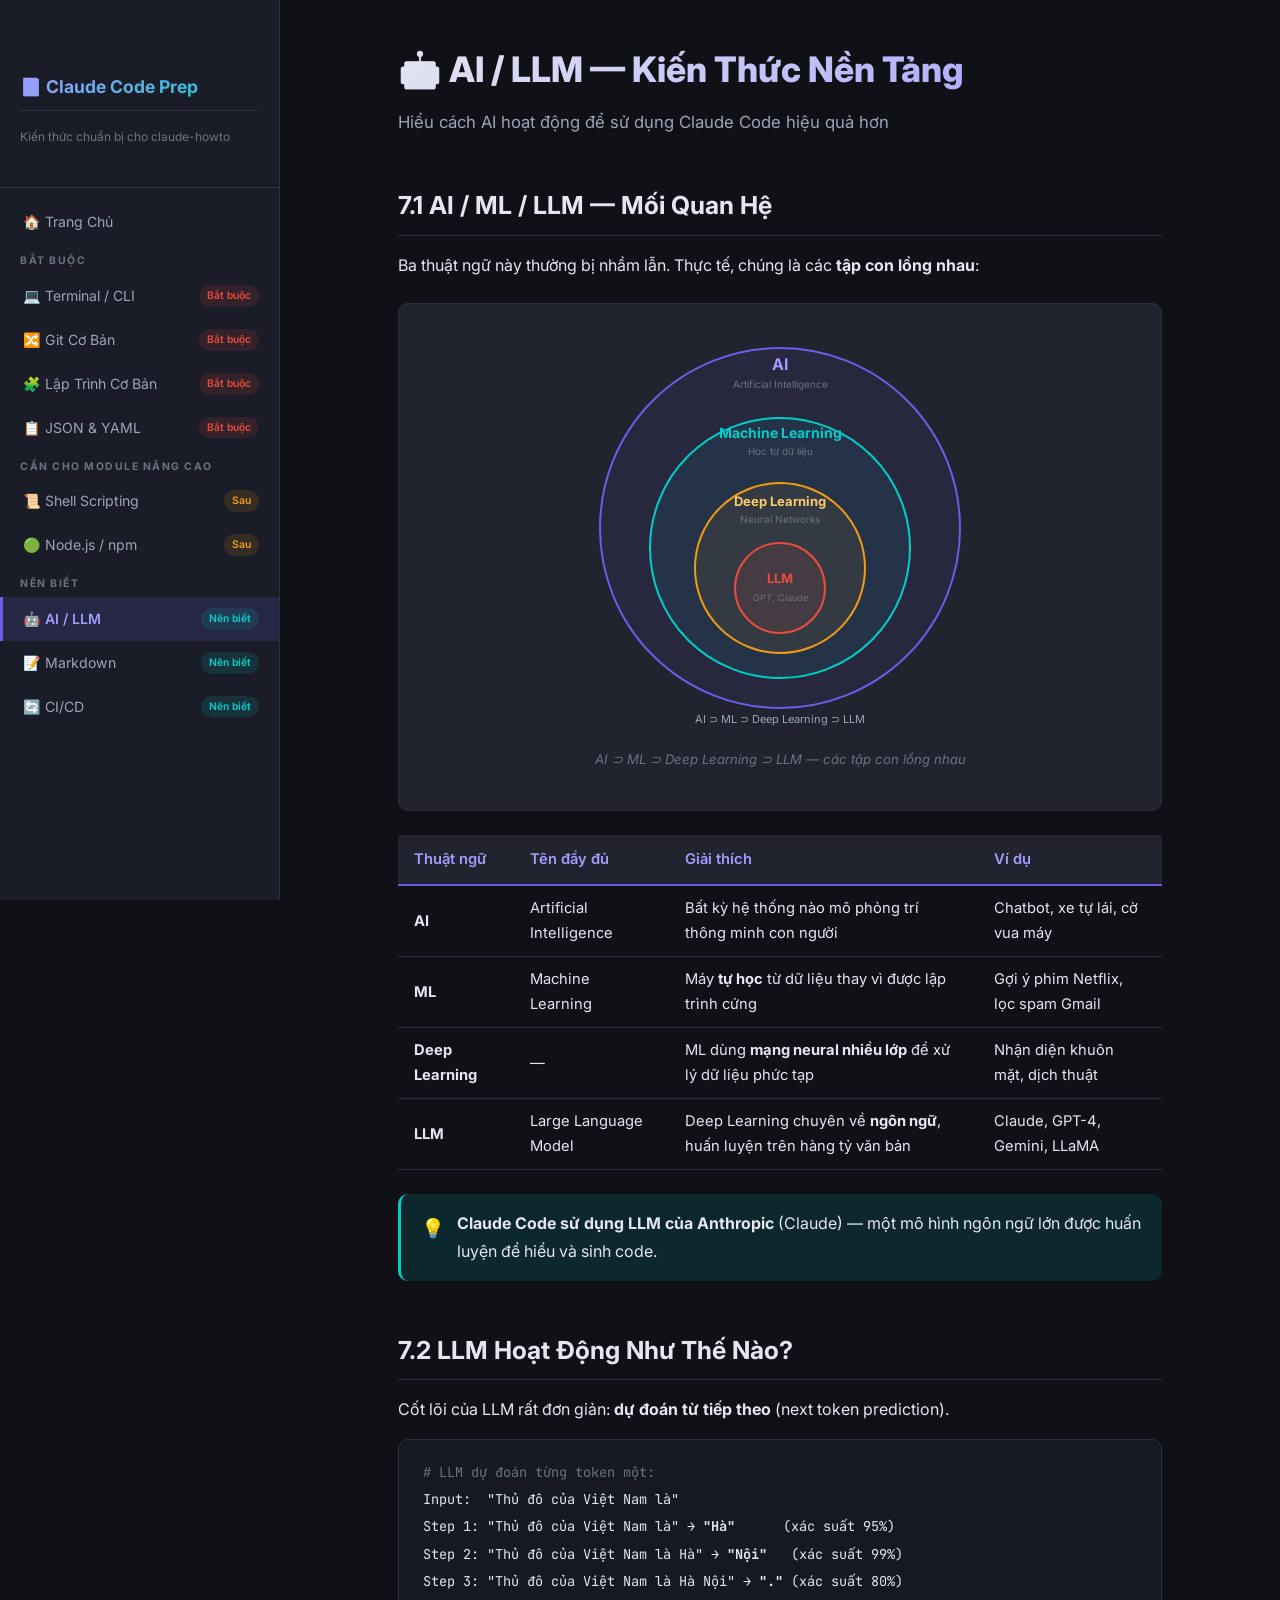
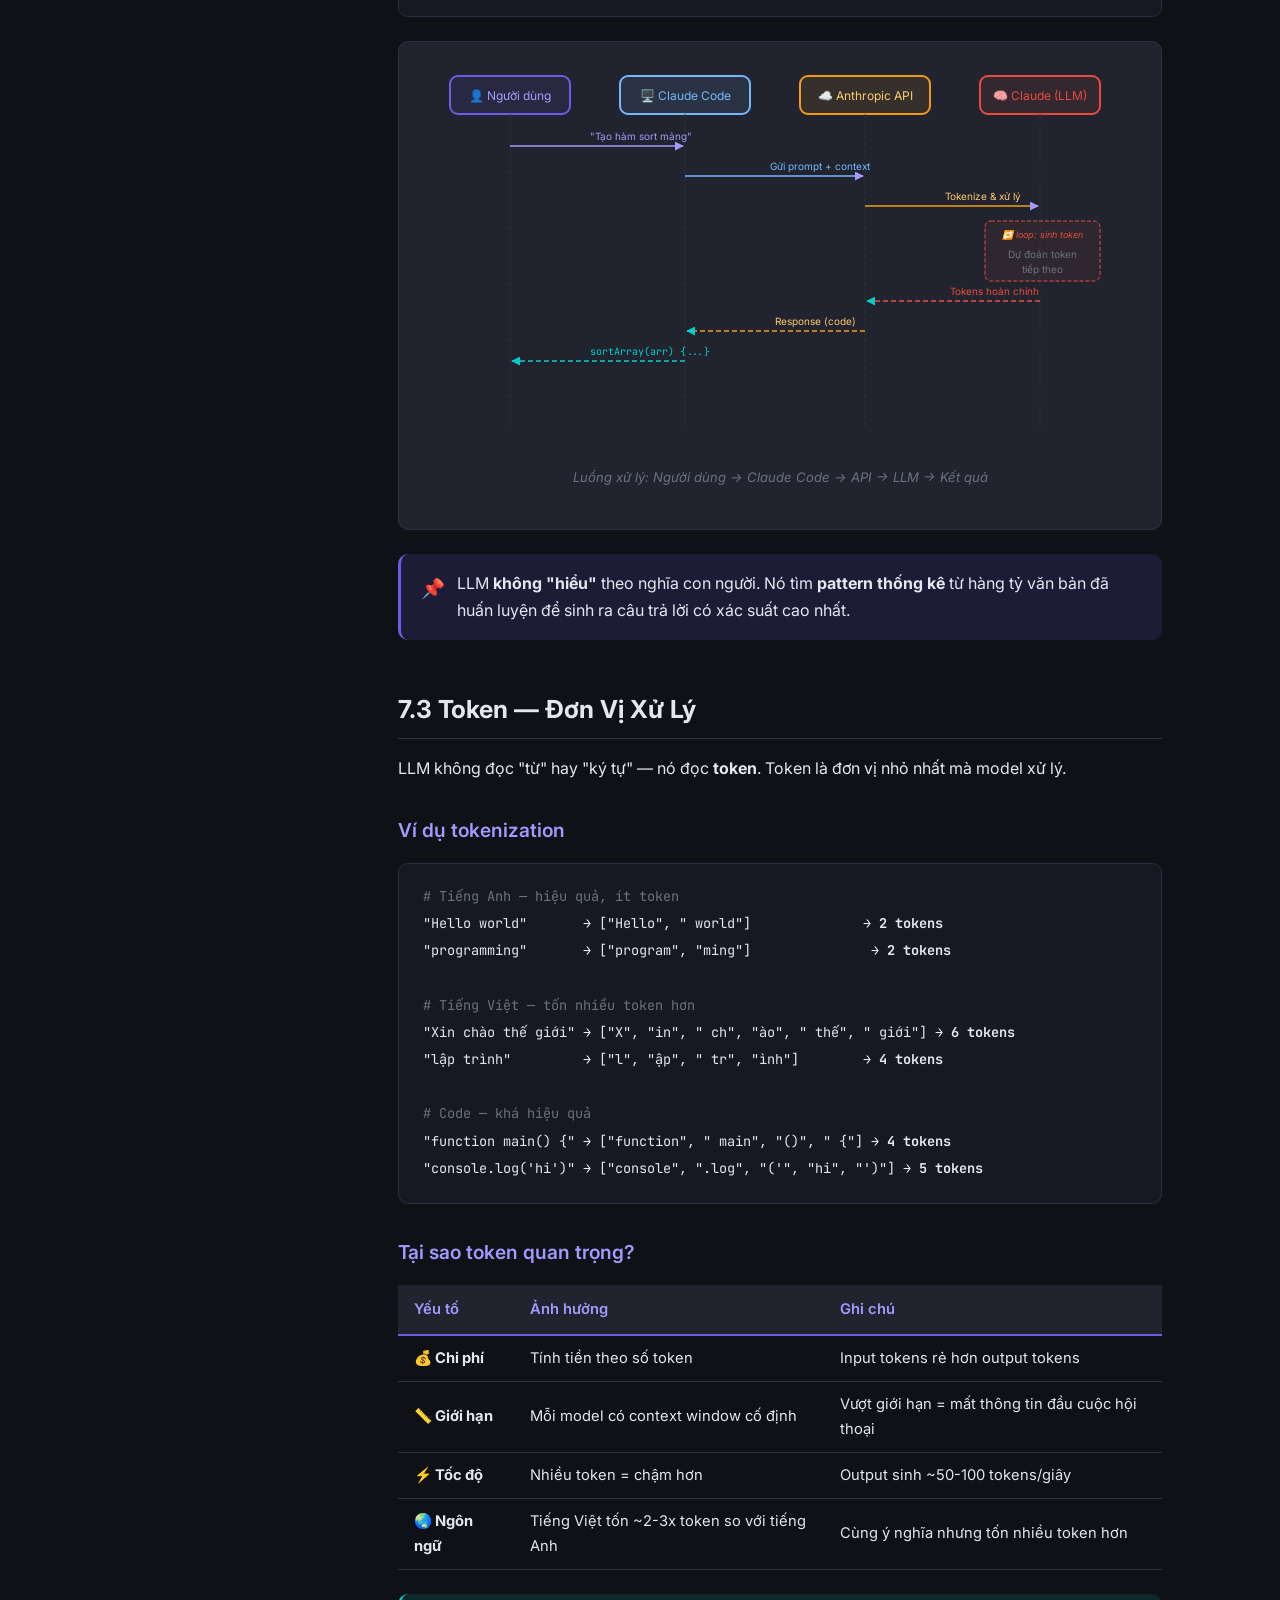
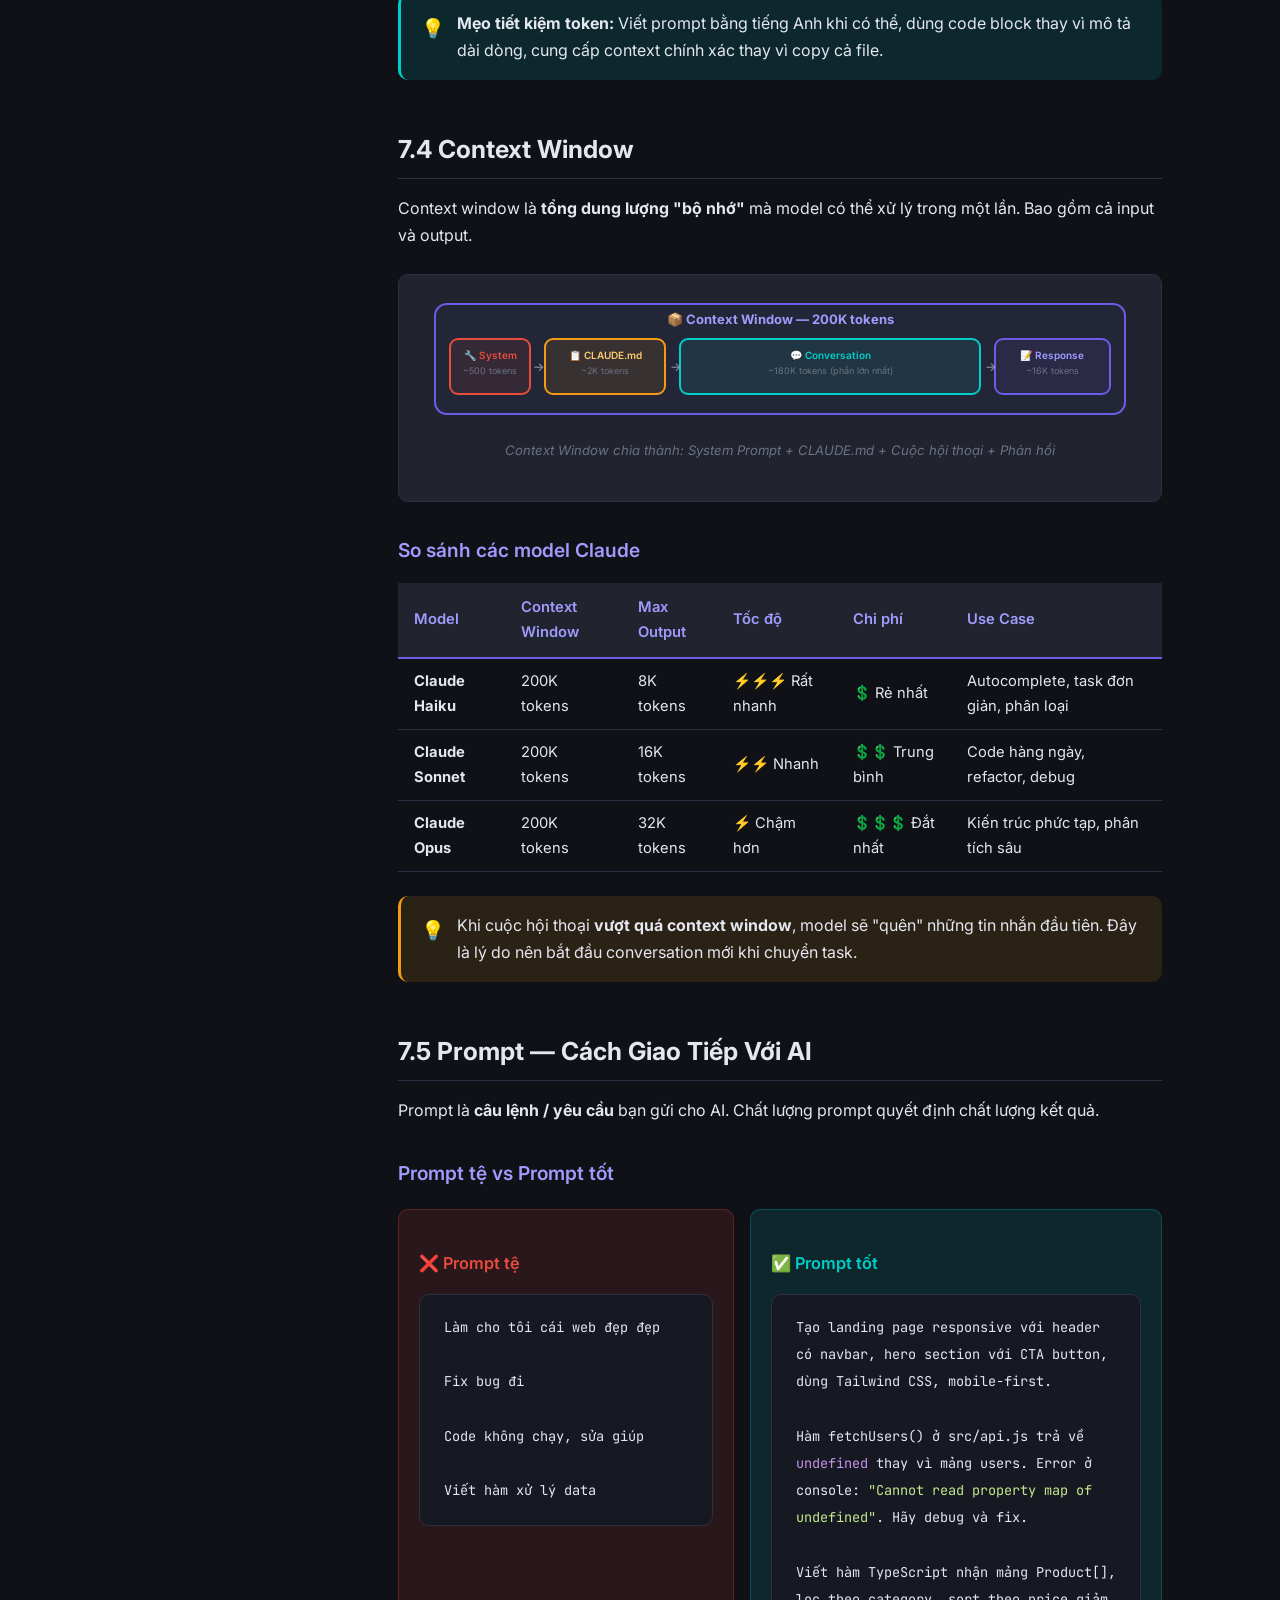
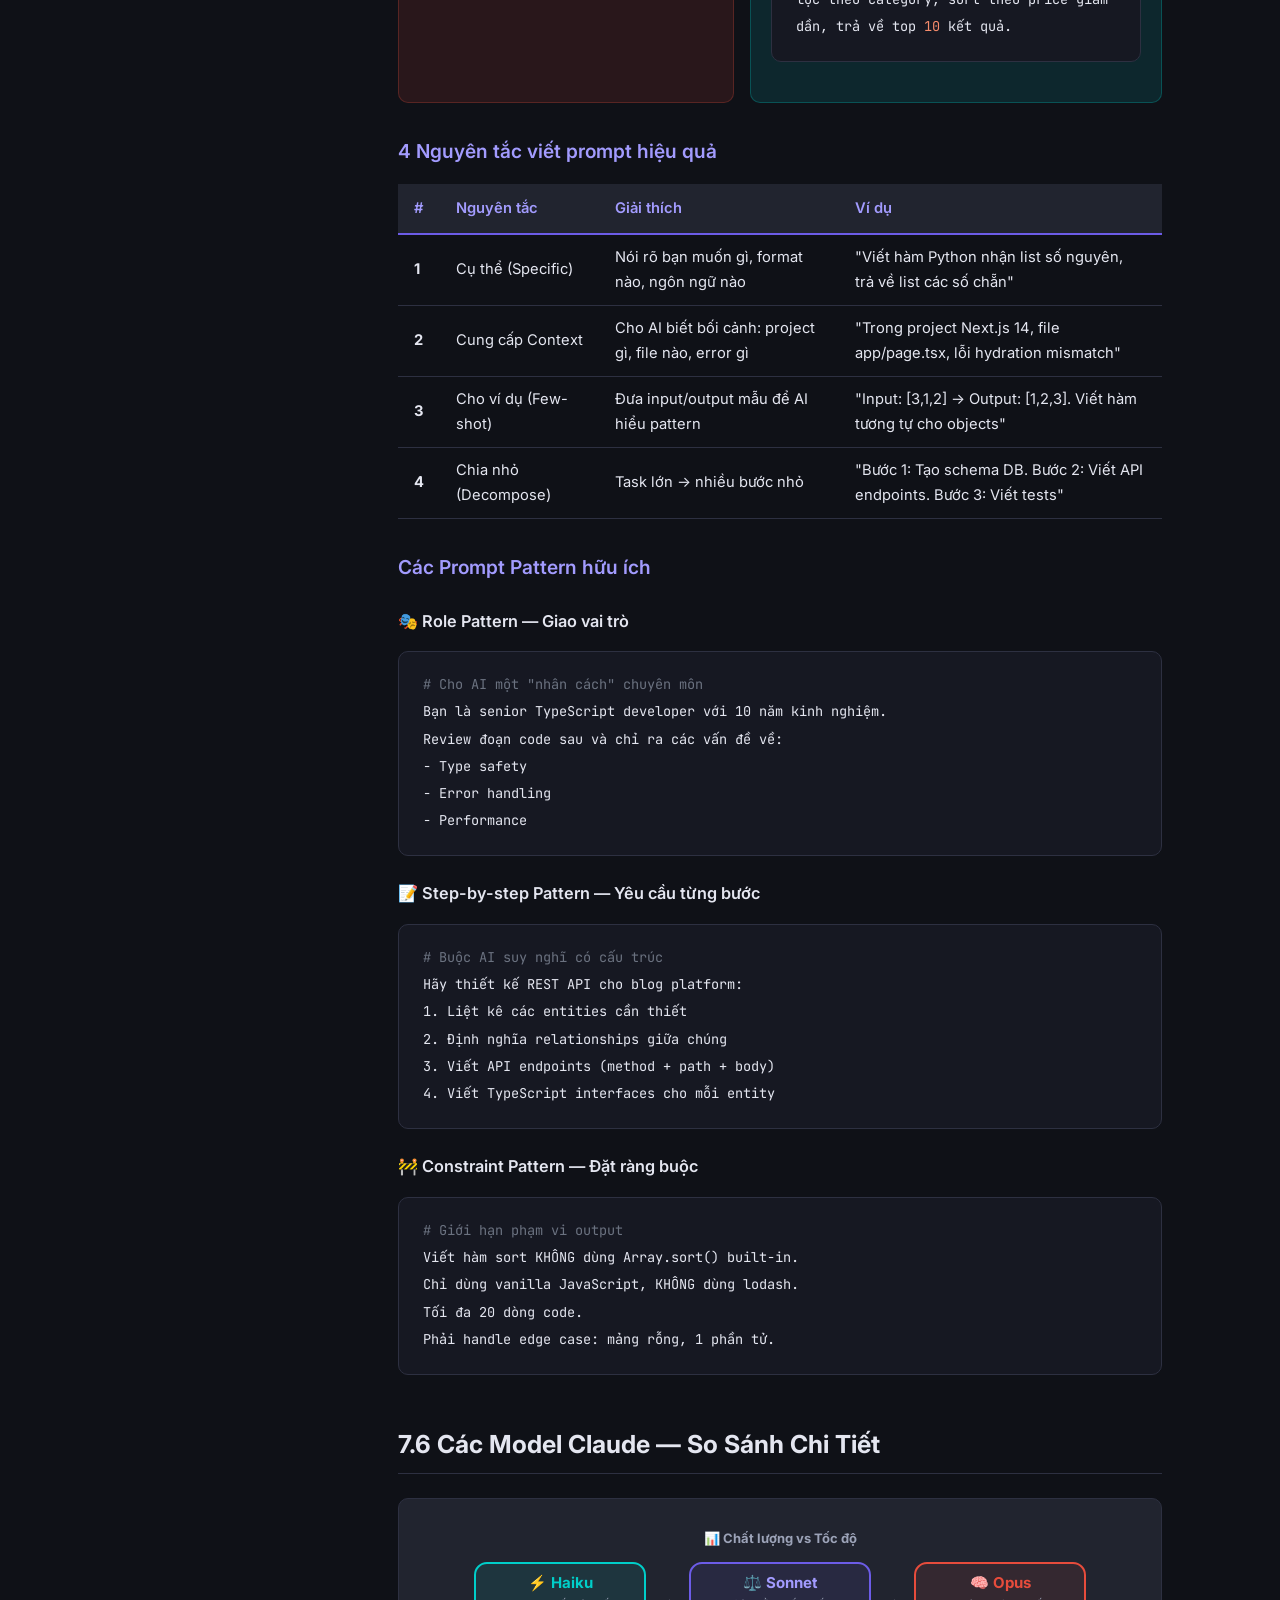
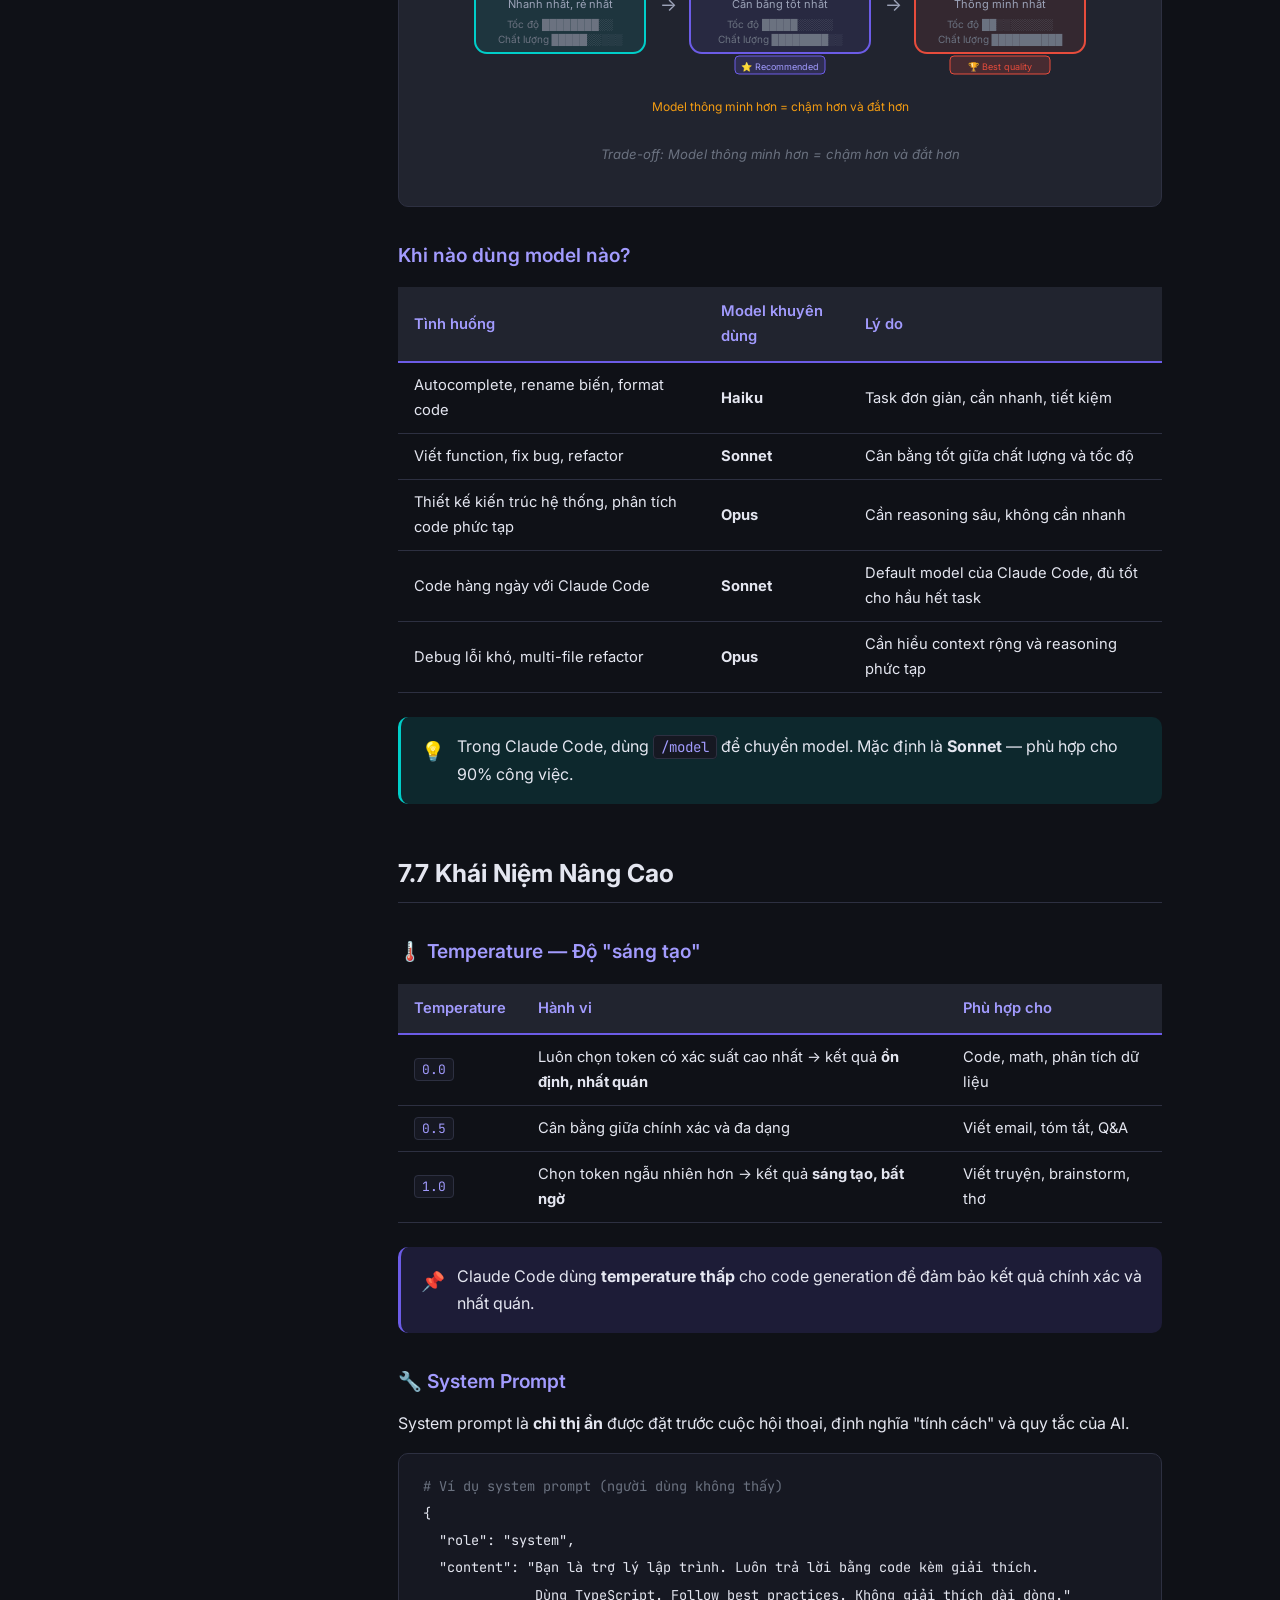
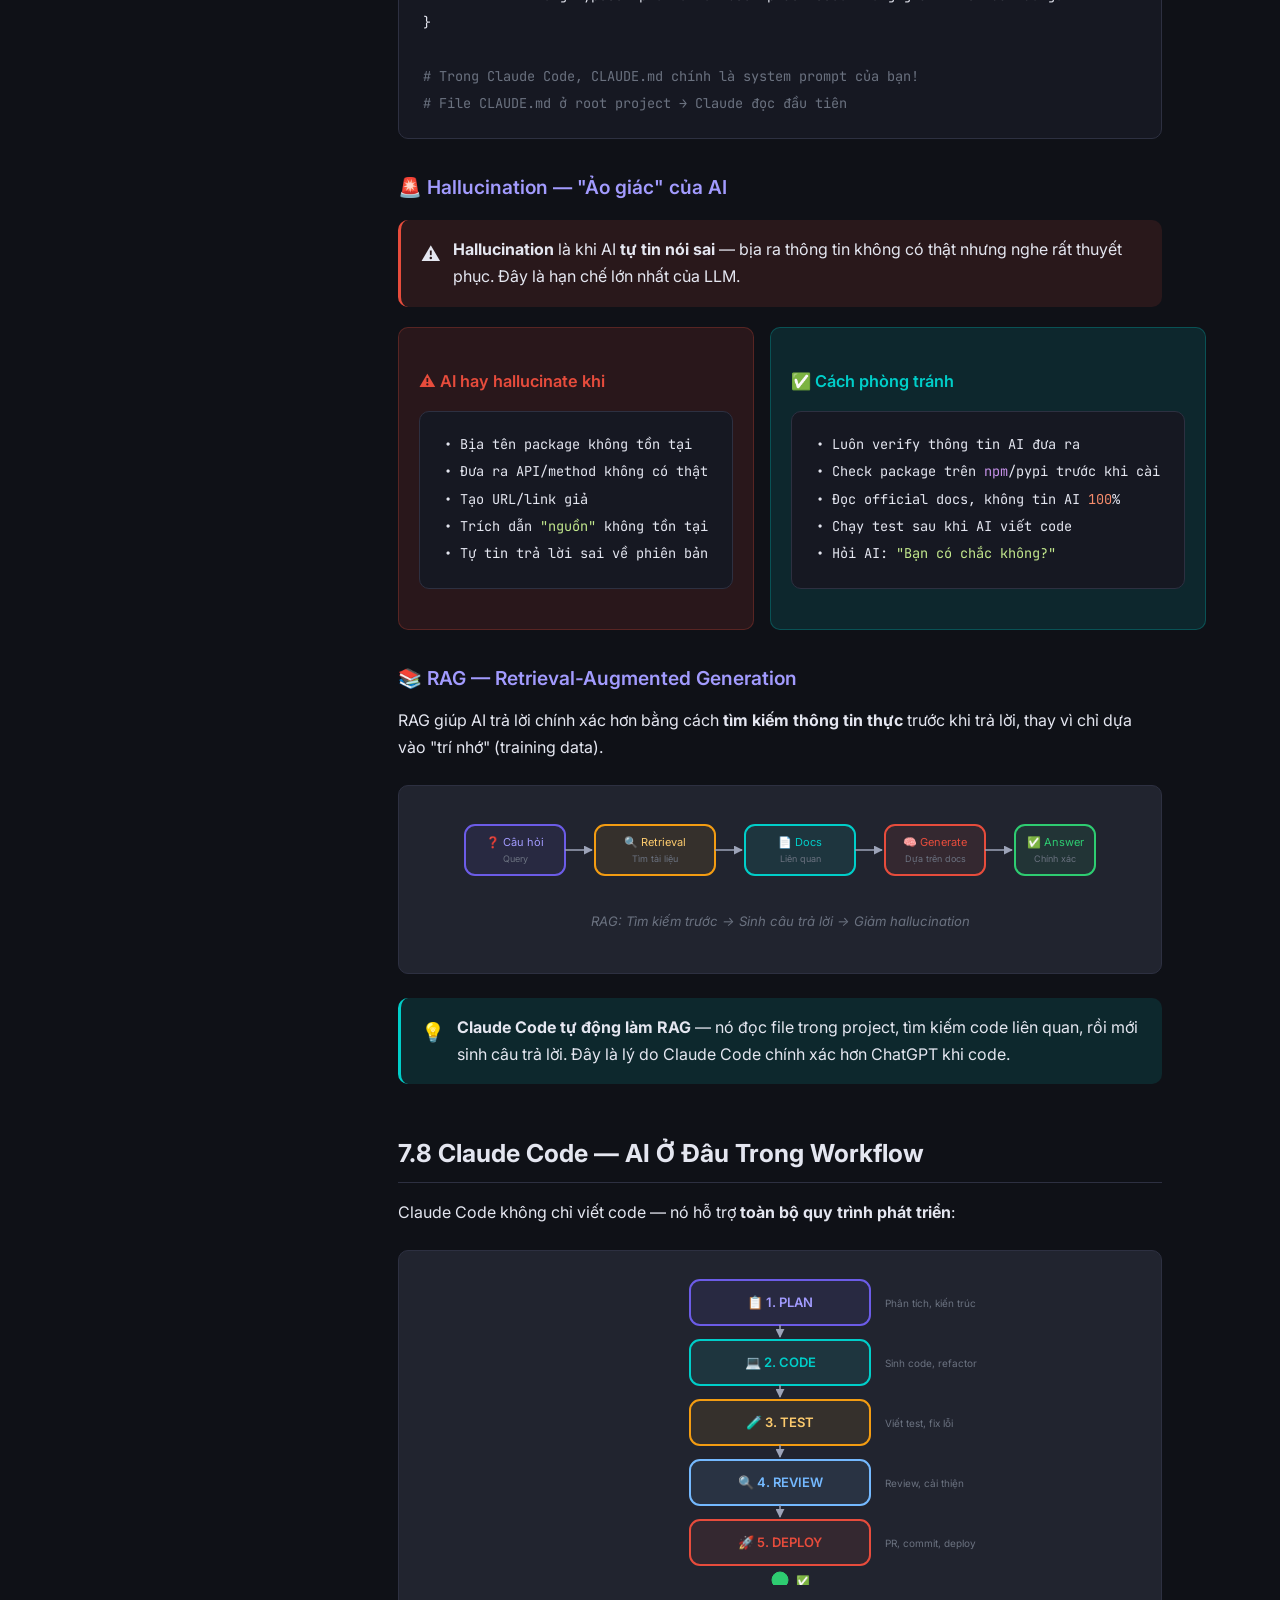
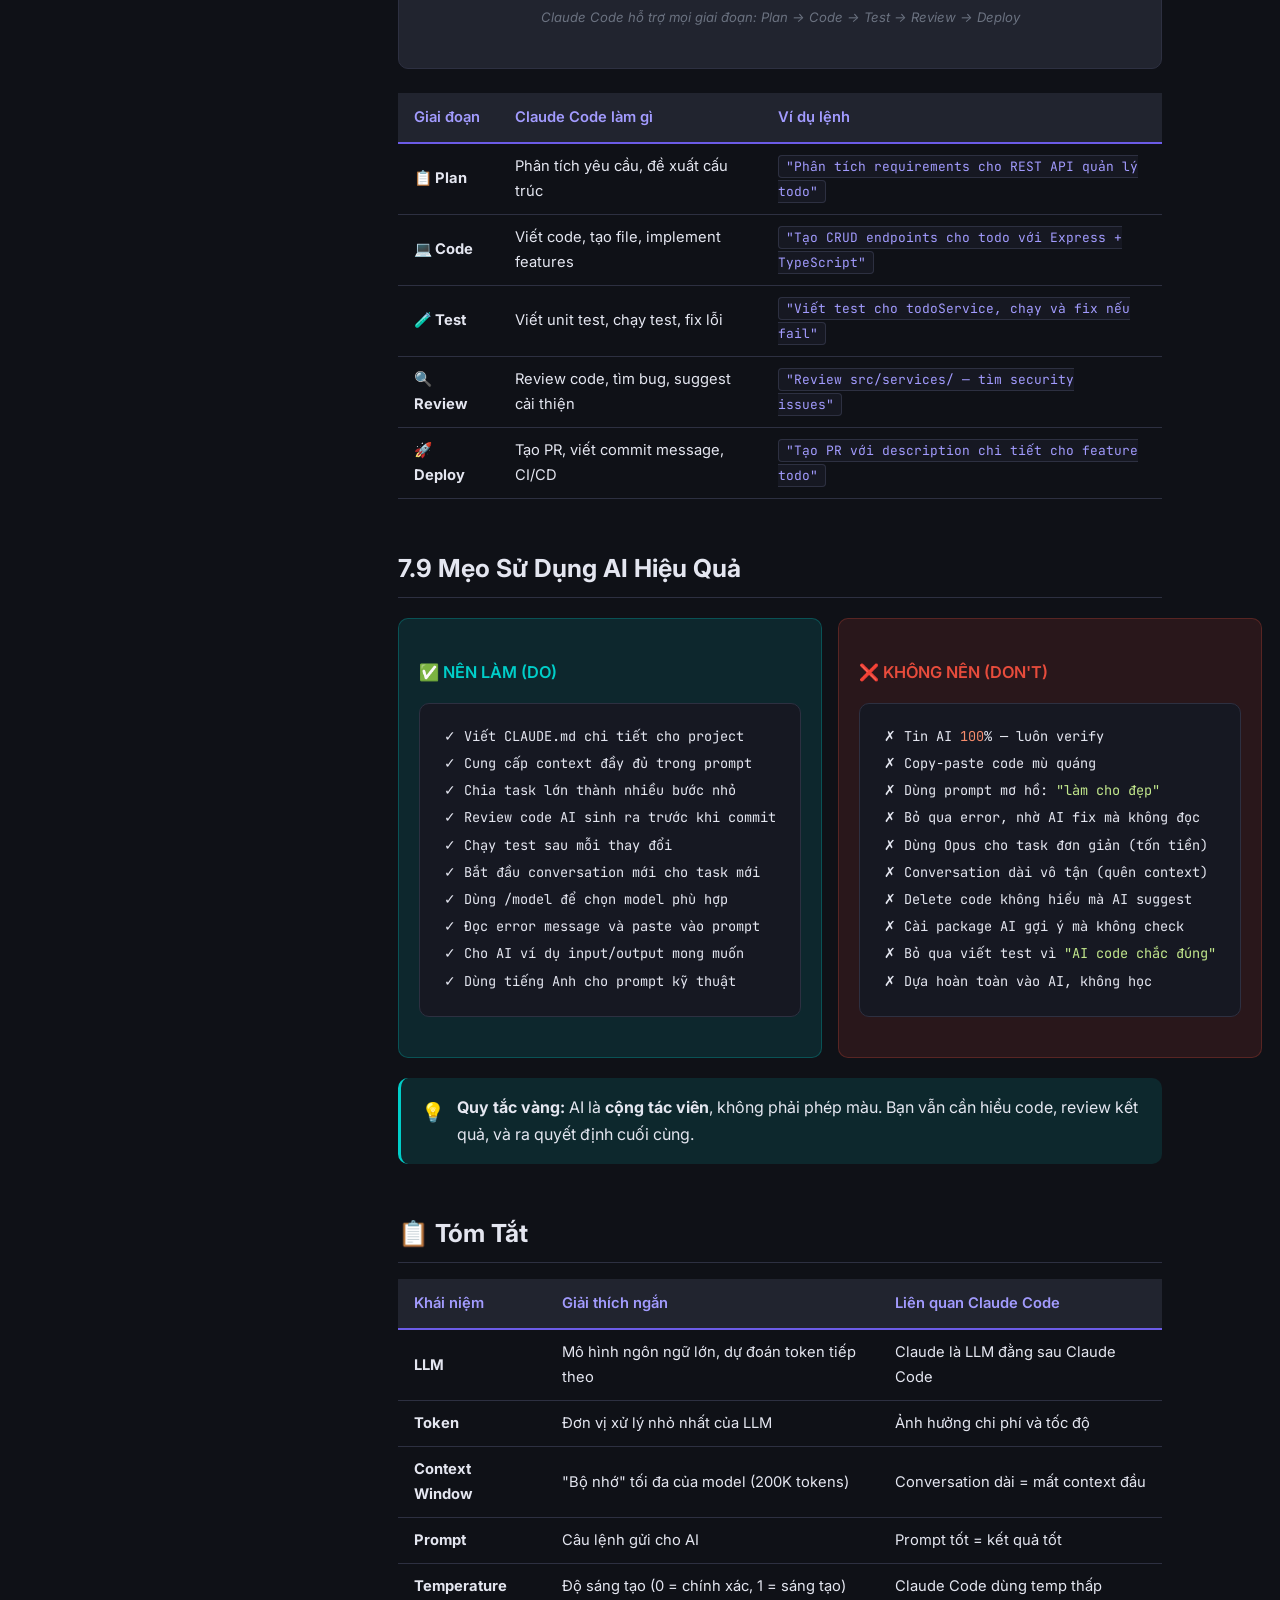
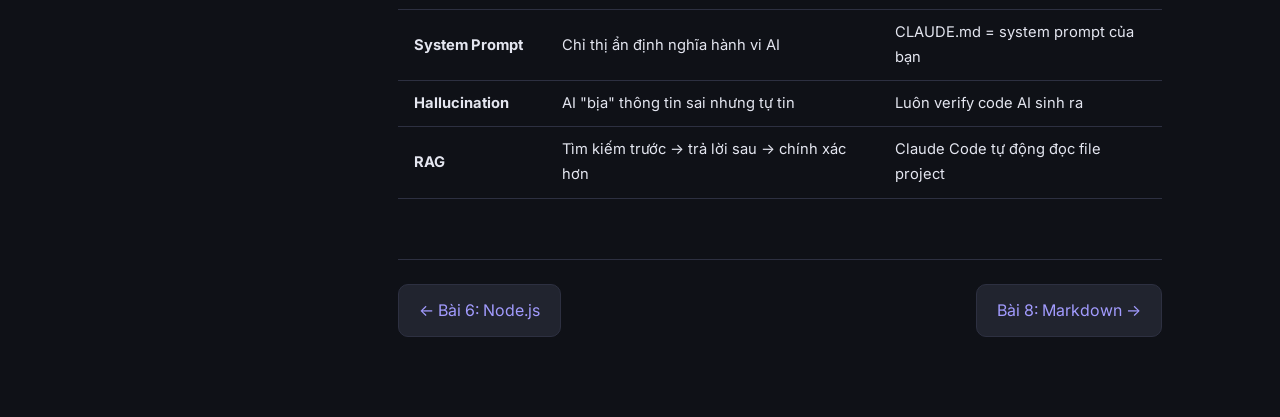
<file: 07-ai-llm.html>
<!DOCTYPE html>
<html lang="vi">
<head>
  <meta charset="UTF-8">
  <meta name="viewport" content="width=device-width, initial-scale=1.0">
  <title>Bài 7: AI / LLM — Claude Code Prep</title>
  <link href="https://fonts.googleapis.com/css2?family=Inter:wght@400;500;600;700;800&family=JetBrains+Mono:wght@400;500;600&display=swap" rel="stylesheet">
  <link rel="stylesheet" href="css/style.css">
</head>
<body>
  <button class="hamburger" aria-label="Menu">☰</button>
  <div class="layout">
    <aside class="sidebar" id="sidebar">
      <div class="sidebar-header">
        <h2>📘 Claude Code Prep</h2>
        <p>Kiến thức chuẩn bị cho claude-howto</p>
      </div>
      <nav class="sidebar-nav">
        <a class="nav-link" href="index.html">🏠 Trang Chủ</a>
        <div class="nav-section">BẮT BUỘC</div>
        <a class="nav-link" href="01-terminal.html">💻 Terminal / CLI <span class="badge badge-required">Bắt buộc</span></a>
        <a class="nav-link" href="02-git.html">🔀 Git Cơ Bản <span class="badge badge-required">Bắt buộc</span></a>
        <a class="nav-link" href="03-programming.html">🧩 Lập Trình Cơ Bản <span class="badge badge-required">Bắt buộc</span></a>
        <a class="nav-link" href="04-json-yaml.html">📋 JSON & YAML <span class="badge badge-required">Bắt buộc</span></a>
        <div class="nav-section">CẦN CHO MODULE NÂNG CAO</div>
        <a class="nav-link" href="05-shell.html">📜 Shell Scripting <span class="badge badge-later">Sau</span></a>
        <a class="nav-link" href="06-nodejs.html">🟢 Node.js / npm <span class="badge badge-later">Sau</span></a>
        <div class="nav-section">NÊN BIẾT</div>
        <a class="nav-link active" href="07-ai-llm.html">🤖 AI / LLM <span class="badge badge-optional">Nên biết</span></a>
        <a class="nav-link" href="08-markdown.html">📝 Markdown <span class="badge badge-optional">Nên biết</span></a>
        <a class="nav-link" href="09-cicd.html">🔄 CI/CD <span class="badge badge-optional">Nên biết</span></a>
      </nav>
    </aside>

    <main class="main">
      <div class="content">
        <h1>🤖 AI / LLM — Kiến Thức Nền Tảng</h1>
        <p class="subtitle">Hiểu cách AI hoạt động để sử dụng Claude Code hiệu quả hơn</p>

        <!-- ============ 7.1 AI / ML / LLM ============ -->
        <h2 id="relationship">7.1 AI / ML / LLM — Mối Quan Hệ</h2>
        <p>Ba thuật ngữ này thường bị nhầm lẫn. Thực tế, chúng là các <strong>tập con lồng nhau</strong>:</p>

        <div class="diagram-container">
          <svg viewBox="0 0 500 400" xmlns="http://www.w3.org/2000/svg" style="max-width:500px;width:100%;height:auto">
            <!-- Concentric circles -->
            <circle cx="250" cy="200" r="180" fill="#6c5ce712" stroke="#6c5ce7" stroke-width="2"/>
            <text x="250" y="42" text-anchor="middle" fill="#a29bfe" font-size="16" font-weight="700">AI</text>
            <text x="250" y="60" text-anchor="middle" fill="#6b7280" font-size="10">Artificial Intelligence</text>
            <circle cx="250" cy="220" r="130" fill="#00cec912" stroke="#00cec9" stroke-width="2"/>
            <text x="250" y="110" text-anchor="middle" fill="#00cec9" font-size="14" font-weight="700">Machine Learning</text>
            <text x="250" y="127" text-anchor="middle" fill="#6b7280" font-size="10">Học từ dữ liệu</text>
            <circle cx="250" cy="240" r="85" fill="#f39c1212" stroke="#f39c12" stroke-width="2"/>
            <text x="250" y="178" text-anchor="middle" fill="#fdcb6e" font-size="13" font-weight="700">Deep Learning</text>
            <text x="250" y="195" text-anchor="middle" fill="#6b7280" font-size="10">Neural Networks</text>
            <circle cx="250" cy="260" r="45" fill="#e74c3c18" stroke="#e74c3c" stroke-width="2"/>
            <text x="250" y="255" text-anchor="middle" fill="#e74c3c" font-size="13" font-weight="700">LLM</text>
            <text x="250" y="273" text-anchor="middle" fill="#6b7280" font-size="9">GPT, Claude</text>
            <!-- Legend -->
            <text x="250" y="395" text-anchor="middle" fill="#9ca3b8" font-size="11">AI ⊃ ML ⊃ Deep Learning ⊃ LLM</text>
          </svg>
          <p class="caption">AI ⊃ ML ⊃ Deep Learning ⊃ LLM — các tập con lồng nhau</p>
        </div>

        <table>
          <thead><tr><th>Thuật ngữ</th><th>Tên đầy đủ</th><th>Giải thích</th><th>Ví dụ</th></tr></thead>
          <tbody>
            <tr><td><strong>AI</strong></td><td>Artificial Intelligence</td><td>Bất kỳ hệ thống nào mô phỏng trí thông minh con người</td><td>Chatbot, xe tự lái, cờ vua máy</td></tr>
            <tr><td><strong>ML</strong></td><td>Machine Learning</td><td>Máy <strong>tự học</strong> từ dữ liệu thay vì được lập trình cứng</td><td>Gợi ý phim Netflix, lọc spam Gmail</td></tr>
            <tr><td><strong>Deep Learning</strong></td><td>—</td><td>ML dùng <strong>mạng neural nhiều lớp</strong> để xử lý dữ liệu phức tạp</td><td>Nhận diện khuôn mặt, dịch thuật</td></tr>
            <tr><td><strong>LLM</strong></td><td>Large Language Model</td><td>Deep Learning chuyên về <strong>ngôn ngữ</strong>, huấn luyện trên hàng tỷ văn bản</td><td>Claude, GPT-4, Gemini, LLaMA</td></tr>
          </tbody>
        </table>

        <div class="info-box tip">
          <span class="icon">💡</span>
          <p><strong>Claude Code sử dụng LLM của Anthropic</strong> (Claude) — một mô hình ngôn ngữ lớn được huấn luyện để hiểu và sinh code.</p>
        </div>

        <!-- ============ 7.2 LLM Hoat Dong ============ -->
        <h2 id="how-llm-works">7.2 LLM Hoạt Động Như Thế Nào?</h2>
        <p>Cốt lõi của LLM rất đơn giản: <strong>dự đoán từ tiếp theo</strong> (next token prediction).</p>

        <pre><code><span class="comment"># LLM dự đoán từng token một:</span>
Input:  "Thủ đô của Việt Nam là"
Step 1: "Thủ đô của Việt Nam là" → <strong>"Hà"</strong>      (xác suất 95%)
Step 2: "Thủ đô của Việt Nam là Hà" → <strong>"Nội"</strong>   (xác suất 99%)
Step 3: "Thủ đô của Việt Nam là Hà Nội" → <strong>"."</strong> (xác suất 80%)</code></pre>

        <div class="diagram-container">
          <svg viewBox="0 0 700 380" xmlns="http://www.w3.org/2000/svg" style="max-width:700px;width:100%;height:auto">
            <defs><marker id="a7a" viewBox="0 0 10 10" refX="9" refY="5" markerWidth="6" markerHeight="6" orient="auto"><path d="M 0 0 L 10 5 L 0 10 z" fill="#a29bfe"/></marker><marker id="a7ag" viewBox="0 0 10 10" refX="9" refY="5" markerWidth="6" markerHeight="6" orient="auto"><path d="M 0 0 L 10 5 L 0 10 z" fill="#00cec9"/></marker></defs>
            <!-- Headers -->
            <rect x="20" y="10" width="120" height="38" rx="8" fill="#6c5ce718" stroke="#6c5ce7" stroke-width="2"/>
            <text x="80" y="34" text-anchor="middle" fill="#a29bfe" font-size="12">👤 Người dùng</text>
            <rect x="190" y="10" width="130" height="38" rx="8" fill="#74b9ff18" stroke="#74b9ff" stroke-width="2"/>
            <text x="255" y="34" text-anchor="middle" fill="#74b9ff" font-size="12">🖥️ Claude Code</text>
            <rect x="370" y="10" width="130" height="38" rx="8" fill="#f39c1218" stroke="#f39c12" stroke-width="2"/>
            <text x="435" y="34" text-anchor="middle" fill="#fdcb6e" font-size="12">☁️ Anthropic API</text>
            <rect x="550" y="10" width="120" height="38" rx="8" fill="#e74c3c18" stroke="#e74c3c" stroke-width="2"/>
            <text x="610" y="34" text-anchor="middle" fill="#e74c3c" font-size="12">🧠 Claude (LLM)</text>
            <!-- Lifelines -->
            <line x1="80" y1="48" x2="80" y2="360" stroke="#2d3041" stroke-width="1" stroke-dasharray="4,3"/>
            <line x1="255" y1="48" x2="255" y2="360" stroke="#2d3041" stroke-width="1" stroke-dasharray="4,3"/>
            <line x1="435" y1="48" x2="435" y2="360" stroke="#2d3041" stroke-width="1" stroke-dasharray="4,3"/>
            <line x1="610" y1="48" x2="610" y2="360" stroke="#2d3041" stroke-width="1" stroke-dasharray="4,3"/>
            <!-- Messages -->
            <line x1="80" y1="80" x2="253" y2="80" stroke="#a29bfe" stroke-width="1.5" marker-end="url(#a7a)"/>
            <text x="160" y="74" fill="#a29bfe" font-size="10">"Tạo hàm sort mảng"</text>
            <line x1="255" y1="110" x2="433" y2="110" stroke="#74b9ff" stroke-width="1.5" marker-end="url(#a7a)"/>
            <text x="340" y="104" fill="#74b9ff" font-size="10">Gửi prompt + context</text>
            <line x1="435" y1="140" x2="608" y2="140" stroke="#f39c12" stroke-width="1.5" marker-end="url(#a7a)"/>
            <text x="515" y="134" fill="#fdcb6e" font-size="10">Tokenize &amp; xử lý</text>
            <!-- Loop -->
            <rect x="555" y="155" width="115" height="60" rx="6" fill="#e74c3c10" stroke="#e74c3c" stroke-dasharray="4,2"/>
            <text x="612" y="172" text-anchor="middle" fill="#e74c3c" font-size="9" font-style="italic">🔁 loop: sinh token</text>
            <text x="612" y="192" text-anchor="middle" fill="#6b7280" font-size="10">Dự đoán token</text>
            <text x="612" y="207" text-anchor="middle" fill="#6b7280" font-size="10">tiếp theo</text>
            <!-- Return -->
            <line x1="610" y1="235" x2="437" y2="235" stroke="#e74c3c" stroke-width="1.5" stroke-dasharray="5,3" marker-end="url(#a7ag)"/>
            <text x="520" y="229" fill="#e74c3c" font-size="10">Tokens hoàn chỉnh</text>
            <line x1="435" y1="265" x2="257" y2="265" stroke="#f39c12" stroke-width="1.5" stroke-dasharray="5,3" marker-end="url(#a7ag)"/>
            <text x="345" y="259" fill="#fdcb6e" font-size="10">Response (code)</text>
            <line x1="255" y1="295" x2="82" y2="295" stroke="#00cec9" stroke-width="1.5" stroke-dasharray="5,3" marker-end="url(#a7ag)"/>
            <text x="160" y="289" fill="#00cec9" font-size="10" font-family="JetBrains Mono,monospace">sortArray(arr) {...}</text>
          </svg>
          <p class="caption">Luồng xử lý: Người dùng → Claude Code → API → LLM → Kết quả</p>
        </div>

        <div class="info-box note">
          <span class="icon">📌</span>
          <p>LLM <strong>không "hiểu"</strong> theo nghĩa con người. Nó tìm <strong>pattern thống kê</strong> từ hàng tỷ văn bản đã huấn luyện để sinh ra câu trả lời có xác suất cao nhất.</p>
        </div>

        <!-- ============ 7.3 Token ============ -->
        <h2 id="token">7.3 Token — Đơn Vị Xử Lý</h2>
        <p>LLM không đọc "từ" hay "ký tự" — nó đọc <strong>token</strong>. Token là đơn vị nhỏ nhất mà model xử lý.</p>

        <h3>Ví dụ tokenization</h3>
        <pre><code><span class="comment"># Tiếng Anh — hiệu quả, ít token</span>
"Hello world"       → ["Hello", " world"]              → <strong>2 tokens</strong>
"programming"       → ["program", "ming"]               → <strong>2 tokens</strong>

<span class="comment"># Tiếng Việt — tốn nhiều token hơn</span>
"Xin chào thế giới" → ["X", "in", " ch", "ào", " thế", " giới"] → <strong>6 tokens</strong>
"lập trình"         → ["l", "ập", " tr", "ình"]        → <strong>4 tokens</strong>

<span class="comment"># Code — khá hiệu quả</span>
"function main() {" → ["function", " main", "()", " {"] → <strong>4 tokens</strong>
"console.log('hi')" → ["console", ".log", "('", "hi", "')"] → <strong>5 tokens</strong></code></pre>

        <h3>Tại sao token quan trọng?</h3>
        <table>
          <thead><tr><th>Yếu tố</th><th>Ảnh hưởng</th><th>Ghi chú</th></tr></thead>
          <tbody>
            <tr><td><strong>💰 Chi phí</strong></td><td>Tính tiền theo số token</td><td>Input tokens rẻ hơn output tokens</td></tr>
            <tr><td><strong>📏 Giới hạn</strong></td><td>Mỗi model có context window cố định</td><td>Vượt giới hạn = mất thông tin đầu cuộc hội thoại</td></tr>
            <tr><td><strong>⚡ Tốc độ</strong></td><td>Nhiều token = chậm hơn</td><td>Output sinh ~50-100 tokens/giây</td></tr>
            <tr><td><strong>🌏 Ngôn ngữ</strong></td><td>Tiếng Việt tốn ~2-3x token so với tiếng Anh</td><td>Cùng ý nghĩa nhưng tốn nhiều token hơn</td></tr>
          </tbody>
        </table>

        <div class="info-box tip">
          <span class="icon">💡</span>
          <p><strong>Mẹo tiết kiệm token:</strong> Viết prompt bằng tiếng Anh khi có thể, dùng code block thay vì mô tả dài dòng, cung cấp context chính xác thay vì copy cả file.</p>
        </div>

        <!-- ============ 7.4 Context Window ============ -->
        <h2 id="context-window">7.4 Context Window</h2>
        <p>Context window là <strong>tổng dung lượng "bộ nhớ"</strong> mà model có thể xử lý trong một lần. Bao gồm cả input và output.</p>

        <div class="diagram-container">
          <svg viewBox="0 0 700 120" xmlns="http://www.w3.org/2000/svg" style="max-width:700px;width:100%;height:auto">
            <!-- Container -->
            <rect x="5" y="5" width="690" height="110" rx="12" fill="#6c5ce708" stroke="#6c5ce7" stroke-width="2"/>
            <text x="350" y="25" text-anchor="middle" fill="#a29bfe" font-size="13" font-weight="700">📦 Context Window — 200K tokens</text>
            <!-- Segments -->
            <rect x="20" y="40" width="80" height="55" rx="8" fill="#e74c3c18" stroke="#e74c3c" stroke-width="2"/>
            <text x="60" y="60" text-anchor="middle" fill="#e74c3c" font-size="10" font-weight="600">🔧 System</text>
            <text x="60" y="75" text-anchor="middle" fill="#6b7280" font-size="9">~500 tokens</text>
            <rect x="115" y="40" width="120" height="55" rx="8" fill="#f39c1218" stroke="#f39c12" stroke-width="2"/>
            <text x="175" y="60" text-anchor="middle" fill="#fdcb6e" font-size="10" font-weight="600">📋 CLAUDE.md</text>
            <text x="175" y="75" text-anchor="middle" fill="#6b7280" font-size="9">~2K tokens</text>
            <rect x="250" y="40" width="300" height="55" rx="8" fill="#00cec918" stroke="#00cec9" stroke-width="2"/>
            <text x="400" y="60" text-anchor="middle" fill="#00cec9" font-size="10" font-weight="600">💬 Conversation</text>
            <text x="400" y="75" text-anchor="middle" fill="#6b7280" font-size="9">~180K tokens (phần lớn nhất)</text>
            <rect x="565" y="40" width="115" height="55" rx="8" fill="#6c5ce718" stroke="#6c5ce7" stroke-width="2"/>
            <text x="622" y="60" text-anchor="middle" fill="#a29bfe" font-size="10" font-weight="600">📝 Response</text>
            <text x="622" y="75" text-anchor="middle" fill="#6b7280" font-size="9">~16K tokens</text>
            <!-- Arrows -->
            <text x="103" y="72" fill="#9ca3b8" font-size="12">→</text>
            <text x="240" y="72" fill="#9ca3b8" font-size="12">→</text>
            <text x="555" y="72" fill="#9ca3b8" font-size="12">→</text>
          </svg>
          <p class="caption">Context Window chia thành: System Prompt + CLAUDE.md + Cuộc hội thoại + Phản hồi</p>
        </div>

        <h3>So sánh các model Claude</h3>
        <table>
          <thead><tr><th>Model</th><th>Context Window</th><th>Max Output</th><th>Tốc độ</th><th>Chi phí</th><th>Use Case</th></tr></thead>
          <tbody>
            <tr><td><strong>Claude Haiku</strong></td><td>200K tokens</td><td>8K tokens</td><td>⚡⚡⚡ Rất nhanh</td><td>💲 Rẻ nhất</td><td>Autocomplete, task đơn giản, phân loại</td></tr>
            <tr><td><strong>Claude Sonnet</strong></td><td>200K tokens</td><td>16K tokens</td><td>⚡⚡ Nhanh</td><td>💲💲 Trung bình</td><td>Code hàng ngày, refactor, debug</td></tr>
            <tr><td><strong>Claude Opus</strong></td><td>200K tokens</td><td>32K tokens</td><td>⚡ Chậm hơn</td><td>💲💲💲 Đắt nhất</td><td>Kiến trúc phức tạp, phân tích sâu</td></tr>
          </tbody>
        </table>

        <div class="info-box warning">
          <span class="icon">💡</span>
          <p>Khi cuộc hội thoại <strong>vượt quá context window</strong>, model sẽ "quên" những tin nhắn đầu tiên. Đây là lý do nên bắt đầu conversation mới khi chuyển task.</p>
        </div>

        <!-- ============ 7.5 Prompt ============ -->
        <h2 id="prompt">7.5 Prompt — Cách Giao Tiếp Với AI</h2>
        <p>Prompt là <strong>câu lệnh / yêu cầu</strong> bạn gửi cho AI. Chất lượng prompt quyết định chất lượng kết quả.</p>

        <h3>Prompt tệ vs Prompt tốt</h3>
        <div class="compare">
          <div class="compare-bad">
            <h4>❌ Prompt tệ</h4>
            <pre><code>Làm cho tôi cái web đẹp đẹp

Fix bug đi

Code không chạy, sửa giúp

Viết hàm xử lý data</code></pre>
          </div>
          <div class="compare-good">
            <h4>✅ Prompt tốt</h4>
            <pre><code>Tạo landing page responsive với header
có navbar, hero section với CTA button,
dùng Tailwind CSS, mobile-first.

Hàm fetchUsers() ở src/api.js trả về
undefined thay vì mảng users. Error ở
console: "Cannot read property map of
undefined". Hãy debug và fix.

Viết hàm TypeScript nhận mảng Product[],
lọc theo category, sort theo price giảm
dần, trả về top 10 kết quả.</code></pre>
          </div>
        </div>

        <h3>4 Nguyên tắc viết prompt hiệu quả</h3>
        <table>
          <thead><tr><th>#</th><th>Nguyên tắc</th><th>Giải thích</th><th>Ví dụ</th></tr></thead>
          <tbody>
            <tr><td><strong>1</strong></td><td>Cụ thể (Specific)</td><td>Nói rõ bạn muốn gì, format nào, ngôn ngữ nào</td><td>"Viết hàm Python nhận list số nguyên, trả về list các số chẵn"</td></tr>
            <tr><td><strong>2</strong></td><td>Cung cấp Context</td><td>Cho AI biết bối cảnh: project gì, file nào, error gì</td><td>"Trong project Next.js 14, file app/page.tsx, lỗi hydration mismatch"</td></tr>
            <tr><td><strong>3</strong></td><td>Cho ví dụ (Few-shot)</td><td>Đưa input/output mẫu để AI hiểu pattern</td><td>"Input: [3,1,2] → Output: [1,2,3]. Viết hàm tương tự cho objects"</td></tr>
            <tr><td><strong>4</strong></td><td>Chia nhỏ (Decompose)</td><td>Task lớn → nhiều bước nhỏ</td><td>"Bước 1: Tạo schema DB. Bước 2: Viết API endpoints. Bước 3: Viết tests"</td></tr>
          </tbody>
        </table>

        <h3>Các Prompt Pattern hữu ích</h3>

        <h4>🎭 Role Pattern — Giao vai trò</h4>
        <pre><code><span class="comment"># Cho AI một "nhân cách" chuyên môn</span>
Bạn là senior TypeScript developer với 10 năm kinh nghiệm.
Review đoạn code sau và chỉ ra các vấn đề về:
- Type safety
- Error handling
- Performance</code></pre>

        <h4>📝 Step-by-step Pattern — Yêu cầu từng bước</h4>
        <pre><code><span class="comment"># Buộc AI suy nghĩ có cấu trúc</span>
Hãy thiết kế REST API cho blog platform:
1. Liệt kê các entities cần thiết
2. Định nghĩa relationships giữa chúng
3. Viết API endpoints (method + path + body)
4. Viết TypeScript interfaces cho mỗi entity</code></pre>

        <h4>🚧 Constraint Pattern — Đặt ràng buộc</h4>
        <pre><code><span class="comment"># Giới hạn phạm vi output</span>
Viết hàm sort KHÔNG dùng Array.sort() built-in.
Chỉ dùng vanilla JavaScript, KHÔNG dùng lodash.
Tối đa 20 dòng code.
Phải handle edge case: mảng rỗng, 1 phần tử.</code></pre>

        <!-- ============ 7.6 Cac Model Claude ============ -->
        <h2 id="models">7.6 Các Model Claude — So Sánh Chi Tiết</h2>

        <div class="diagram-container">
          <svg viewBox="0 0 650 200" xmlns="http://www.w3.org/2000/svg" style="max-width:650px;width:100%;height:auto">
            <!-- Title -->
            <text x="325" y="20" text-anchor="middle" fill="#9ca3b8" font-size="13" font-weight="700">📊 Chất lượng vs Tốc độ</text>
            <!-- Haiku -->
            <rect x="20" y="40" width="170" height="90" rx="12" fill="#00cec918" stroke="#00cec9" stroke-width="2"/>
            <text x="105" y="65" text-anchor="middle" fill="#00cec9" font-size="15" font-weight="700">⚡ Haiku</text>
            <text x="105" y="85" text-anchor="middle" fill="#9ca3b8" font-size="11">Nhanh nhất, rẻ nhất</text>
            <text x="105" y="105" text-anchor="middle" fill="#6b7280" font-size="10">Tốc độ ████████░░</text>
            <text x="105" y="120" text-anchor="middle" fill="#6b7280" font-size="10">Chất lượng █████░░░░░</text>
            <!-- Arrow -->
            <text x="205" y="88" fill="#9ca3b8" font-size="18">→</text>
            <!-- Sonnet -->
            <rect x="235" y="40" width="180" height="90" rx="12" fill="#6c5ce718" stroke="#6c5ce7" stroke-width="2"/>
            <text x="325" y="65" text-anchor="middle" fill="#a29bfe" font-size="15" font-weight="700">⚖️ Sonnet</text>
            <text x="325" y="85" text-anchor="middle" fill="#9ca3b8" font-size="11">Cân bằng tốt nhất</text>
            <text x="325" y="105" text-anchor="middle" fill="#6b7280" font-size="10">Tốc độ █████░░░░░</text>
            <text x="325" y="120" text-anchor="middle" fill="#6b7280" font-size="10">Chất lượng ████████░░</text>
            <rect x="280" y="133" width="90" height="18" rx="4" fill="#6c5ce730" stroke="#6c5ce7"/>
            <text x="325" y="147" text-anchor="middle" fill="#a29bfe" font-size="9">⭐ Recommended</text>
            <!-- Arrow -->
            <text x="430" y="88" fill="#9ca3b8" font-size="18">→</text>
            <!-- Opus -->
            <rect x="460" y="40" width="170" height="90" rx="12" fill="#e74c3c18" stroke="#e74c3c" stroke-width="2"/>
            <text x="545" y="65" text-anchor="middle" fill="#e74c3c" font-size="15" font-weight="700">🧠 Opus</text>
            <text x="545" y="85" text-anchor="middle" fill="#9ca3b8" font-size="11">Thông minh nhất</text>
            <text x="545" y="105" text-anchor="middle" fill="#6b7280" font-size="10">Tốc độ ██░░░░░░░░</text>
            <text x="545" y="120" text-anchor="middle" fill="#6b7280" font-size="10">Chất lượng ██████████</text>
            <rect x="495" y="133" width="100" height="18" rx="4" fill="#e74c3c30" stroke="#e74c3c"/>
            <text x="545" y="147" text-anchor="middle" fill="#e74c3c" font-size="9">🏆 Best quality</text>
            <!-- Bottom note -->
            <text x="325" y="188" text-anchor="middle" fill="#f39c12" font-size="12">Model thông minh hơn = chậm hơn và đắt hơn</text>
          </svg>
          <p class="caption">Trade-off: Model thông minh hơn = chậm hơn và đắt hơn</p>
        </div>

        <h3>Khi nào dùng model nào?</h3>
        <table>
          <thead><tr><th>Tình huống</th><th>Model khuyên dùng</th><th>Lý do</th></tr></thead>
          <tbody>
            <tr><td>Autocomplete, rename biến, format code</td><td><strong>Haiku</strong></td><td>Task đơn giản, cần nhanh, tiết kiệm</td></tr>
            <tr><td>Viết function, fix bug, refactor</td><td><strong>Sonnet</strong></td><td>Cân bằng tốt giữa chất lượng và tốc độ</td></tr>
            <tr><td>Thiết kế kiến trúc hệ thống, phân tích code phức tạp</td><td><strong>Opus</strong></td><td>Cần reasoning sâu, không cần nhanh</td></tr>
            <tr><td>Code hàng ngày với Claude Code</td><td><strong>Sonnet</strong></td><td>Default model của Claude Code, đủ tốt cho hầu hết task</td></tr>
            <tr><td>Debug lỗi khó, multi-file refactor</td><td><strong>Opus</strong></td><td>Cần hiểu context rộng và reasoning phức tạp</td></tr>
          </tbody>
        </table>

        <div class="info-box tip">
          <span class="icon">💡</span>
          <p>Trong Claude Code, dùng <code>/model</code> để chuyển model. Mặc định là <strong>Sonnet</strong> — phù hợp cho 90% công việc.</p>
        </div>

        <!-- ============ 7.7 Khai Niem Nang Cao ============ -->
        <h2 id="advanced">7.7 Khái Niệm Nâng Cao</h2>

        <h3>🌡️ Temperature — Độ "sáng tạo"</h3>
        <table>
          <thead><tr><th>Temperature</th><th>Hành vi</th><th>Phù hợp cho</th></tr></thead>
          <tbody>
            <tr><td><code>0.0</code></td><td>Luôn chọn token có xác suất cao nhất → kết quả <strong>ổn định, nhất quán</strong></td><td>Code, math, phân tích dữ liệu</td></tr>
            <tr><td><code>0.5</code></td><td>Cân bằng giữa chính xác và đa dạng</td><td>Viết email, tóm tắt, Q&A</td></tr>
            <tr><td><code>1.0</code></td><td>Chọn token ngẫu nhiên hơn → kết quả <strong>sáng tạo, bất ngờ</strong></td><td>Viết truyện, brainstorm, thơ</td></tr>
          </tbody>
        </table>

        <div class="info-box note">
          <span class="icon">📌</span>
          <p>Claude Code dùng <strong>temperature thấp</strong> cho code generation để đảm bảo kết quả chính xác và nhất quán.</p>
        </div>

        <h3>🔧 System Prompt</h3>
        <p>System prompt là <strong>chỉ thị ẩn</strong> được đặt trước cuộc hội thoại, định nghĩa "tính cách" và quy tắc của AI.</p>

        <pre><code><span class="comment"># Ví dụ system prompt (người dùng không thấy)</span>
{
  "role": "system",
  "content": "Bạn là trợ lý lập trình. Luôn trả lời bằng code kèm giải thích.
              Dùng TypeScript. Follow best practices. Không giải thích dài dòng."
}

<span class="comment"># Trong Claude Code, CLAUDE.md chính là system prompt của bạn!</span>
<span class="comment"># File CLAUDE.md ở root project → Claude đọc đầu tiên</span></code></pre>

        <h3>🚨 Hallucination — "Ảo giác" của AI</h3>
        <div class="info-box danger">
          <span class="icon">⚠️</span>
          <p><strong>Hallucination</strong> là khi AI <strong>tự tin nói sai</strong> — bịa ra thông tin không có thật nhưng nghe rất thuyết phục. Đây là hạn chế lớn nhất của LLM.</p>
        </div>

        <div class="compare">
          <div class="compare-bad">
            <h4>⚠️ AI hay hallucinate khi</h4>
            <pre><code>• Bịa tên package không tồn tại
• Đưa ra API/method không có thật
• Tạo URL/link giả
• Trích dẫn "nguồn" không tồn tại
• Tự tin trả lời sai về phiên bản</code></pre>
          </div>
          <div class="compare-good">
            <h4>✅ Cách phòng tránh</h4>
            <pre><code>• Luôn verify thông tin AI đưa ra
• Check package trên npm/pypi trước khi cài
• Đọc official docs, không tin AI 100%
• Chạy test sau khi AI viết code
• Hỏi AI: "Bạn có chắc không?"</code></pre>
          </div>
        </div>

        <h3>📚 RAG — Retrieval-Augmented Generation</h3>
        <p>RAG giúp AI trả lời chính xác hơn bằng cách <strong>tìm kiếm thông tin thực</strong> trước khi trả lời, thay vì chỉ dựa vào "trí nhớ" (training data).</p>

        <div class="diagram-container">
          <svg viewBox="0 0 650 80" xmlns="http://www.w3.org/2000/svg" style="max-width:650px;width:100%;height:auto">
            <defs><marker id="a7r" viewBox="0 0 10 10" refX="9" refY="5" markerWidth="6" markerHeight="6" orient="auto"><path d="M 0 0 L 10 5 L 0 10 z" fill="#9ca3b8"/></marker></defs>
            <rect x="10" y="15" width="100" height="50" rx="10" fill="#6c5ce718" stroke="#6c5ce7" stroke-width="2"/>
            <text x="60" y="36" text-anchor="middle" fill="#a29bfe" font-size="11">❓ Câu hỏi</text>
            <text x="60" y="52" text-anchor="middle" fill="#6b7280" font-size="9">Query</text>
            <line x1="110" y1="40" x2="137" y2="40" stroke="#9ca3b8" stroke-width="1.5" marker-end="url(#a7r)"/>
            <rect x="140" y="15" width="120" height="50" rx="10" fill="#f39c1218" stroke="#f39c12" stroke-width="2"/>
            <text x="200" y="36" text-anchor="middle" fill="#fdcb6e" font-size="11">🔍 Retrieval</text>
            <text x="200" y="52" text-anchor="middle" fill="#6b7280" font-size="9">Tìm tài liệu</text>
            <line x1="260" y1="40" x2="287" y2="40" stroke="#9ca3b8" stroke-width="1.5" marker-end="url(#a7r)"/>
            <rect x="290" y="15" width="110" height="50" rx="10" fill="#00cec918" stroke="#00cec9" stroke-width="2"/>
            <text x="345" y="36" text-anchor="middle" fill="#00cec9" font-size="11">📄 Docs</text>
            <text x="345" y="52" text-anchor="middle" fill="#6b7280" font-size="9">Liên quan</text>
            <line x1="400" y1="40" x2="427" y2="40" stroke="#9ca3b8" stroke-width="1.5" marker-end="url(#a7r)"/>
            <rect x="430" y="15" width="100" height="50" rx="10" fill="#e74c3c18" stroke="#e74c3c" stroke-width="2"/>
            <text x="480" y="36" text-anchor="middle" fill="#e74c3c" font-size="11">🧠 Generate</text>
            <text x="480" y="52" text-anchor="middle" fill="#6b7280" font-size="9">Dựa trên docs</text>
            <line x1="530" y1="40" x2="557" y2="40" stroke="#9ca3b8" stroke-width="1.5" marker-end="url(#a7r)"/>
            <rect x="560" y="15" width="80" height="50" rx="10" fill="#2ecc7118" stroke="#2ecc71" stroke-width="2"/>
            <text x="600" y="36" text-anchor="middle" fill="#2ecc71" font-size="11">✅ Answer</text>
            <text x="600" y="52" text-anchor="middle" fill="#6b7280" font-size="9">Chính xác</text>
          </svg>
          <p class="caption">RAG: Tìm kiếm trước → Sinh câu trả lời → Giảm hallucination</p>
        </div>

        <div class="info-box tip">
          <span class="icon">💡</span>
          <p><strong>Claude Code tự động làm RAG</strong> — nó đọc file trong project, tìm kiếm code liên quan, rồi mới sinh câu trả lời. Đây là lý do Claude Code chính xác hơn ChatGPT khi code.</p>
        </div>

        <!-- ============ 7.8 Claude Code Workflow ============ -->
        <h2 id="workflow">7.8 Claude Code — AI Ở Đâu Trong Workflow</h2>
        <p>Claude Code không chỉ viết code — nó hỗ trợ <strong>toàn bộ quy trình phát triển</strong>:</p>

        <div class="diagram-container">
          <svg viewBox="0 0 600 310" xmlns="http://www.w3.org/2000/svg" style="max-width:600px;width:100%;height:auto">
            <defs><marker id="a7w" viewBox="0 0 10 10" refX="9" refY="5" markerWidth="6" markerHeight="6" orient="auto"><path d="M 0 0 L 10 5 L 0 10 z" fill="#9ca3b8"/></marker></defs>
            <!-- Steps -->
            <rect x="210" y="5" width="180" height="45" rx="10" fill="#6c5ce718" stroke="#6c5ce7" stroke-width="2"/>
            <text x="300" y="32" text-anchor="middle" fill="#a29bfe" font-size="13" font-weight="600">📋 1. PLAN</text>
            <line x1="300" y1="50" x2="300" y2="62" stroke="#9ca3b8" stroke-width="1.5" marker-end="url(#a7w)"/>
            <rect x="210" y="65" width="180" height="45" rx="10" fill="#00cec918" stroke="#00cec9" stroke-width="2"/>
            <text x="300" y="92" text-anchor="middle" fill="#00cec9" font-size="13" font-weight="600">💻 2. CODE</text>
            <line x1="300" y1="110" x2="300" y2="122" stroke="#9ca3b8" stroke-width="1.5" marker-end="url(#a7w)"/>
            <rect x="210" y="125" width="180" height="45" rx="10" fill="#f39c1218" stroke="#f39c12" stroke-width="2"/>
            <text x="300" y="152" text-anchor="middle" fill="#fdcb6e" font-size="13" font-weight="600">🧪 3. TEST</text>
            <line x1="300" y1="170" x2="300" y2="182" stroke="#9ca3b8" stroke-width="1.5" marker-end="url(#a7w)"/>
            <rect x="210" y="185" width="180" height="45" rx="10" fill="#74b9ff18" stroke="#74b9ff" stroke-width="2"/>
            <text x="300" y="212" text-anchor="middle" fill="#74b9ff" font-size="13" font-weight="600">🔍 4. REVIEW</text>
            <line x1="300" y1="230" x2="300" y2="242" stroke="#9ca3b8" stroke-width="1.5" marker-end="url(#a7w)"/>
            <rect x="210" y="245" width="180" height="45" rx="10" fill="#e74c3c18" stroke="#e74c3c" stroke-width="2"/>
            <text x="300" y="272" text-anchor="middle" fill="#e74c3c" font-size="13" font-weight="600">🚀 5. DEPLOY</text>
            <!-- Annotations -->
            <text x="405" y="32" fill="#6b7280" font-size="10">Phân tích, kiến trúc</text>
            <text x="405" y="92" fill="#6b7280" font-size="10">Sinh code, refactor</text>
            <text x="405" y="152" fill="#6b7280" font-size="10">Viết test, fix lỗi</text>
            <text x="405" y="212" fill="#6b7280" font-size="10">Review, cải thiện</text>
            <text x="405" y="272" fill="#6b7280" font-size="10">PR, commit, deploy</text>
            <!-- Done -->
            <circle cx="300" cy="305" r="8" fill="#2ecc71" stroke="#2ecc71"/>
            <text x="316" y="310" fill="#2ecc71" font-size="11">✅</text>
          </svg>
          <p class="caption">Claude Code hỗ trợ mọi giai đoạn: Plan → Code → Test → Review → Deploy</p>
        </div>

        <table>
          <thead><tr><th>Giai đoạn</th><th>Claude Code làm gì</th><th>Ví dụ lệnh</th></tr></thead>
          <tbody>
            <tr><td><strong>📋 Plan</strong></td><td>Phân tích yêu cầu, đề xuất cấu trúc</td><td><code>"Phân tích requirements cho REST API quản lý todo"</code></td></tr>
            <tr><td><strong>💻 Code</strong></td><td>Viết code, tạo file, implement features</td><td><code>"Tạo CRUD endpoints cho todo với Express + TypeScript"</code></td></tr>
            <tr><td><strong>🧪 Test</strong></td><td>Viết unit test, chạy test, fix lỗi</td><td><code>"Viết test cho todoService, chạy và fix nếu fail"</code></td></tr>
            <tr><td><strong>🔍 Review</strong></td><td>Review code, tìm bug, suggest cải thiện</td><td><code>"Review src/services/ — tìm security issues"</code></td></tr>
            <tr><td><strong>🚀 Deploy</strong></td><td>Tạo PR, viết commit message, CI/CD</td><td><code>"Tạo PR với description chi tiết cho feature todo"</code></td></tr>
          </tbody>
        </table>

        <!-- ============ 7.9 Meo Su Dung ============ -->
        <h2 id="tips">7.9 Mẹo Sử Dụng AI Hiệu Quả</h2>

        <div class="compare">
          <div class="compare-good">
            <h4>✅ NÊN LÀM (DO)</h4>
            <pre><code>✓ Viết CLAUDE.md chi tiết cho project
✓ Cung cấp context đầy đủ trong prompt
✓ Chia task lớn thành nhiều bước nhỏ
✓ Review code AI sinh ra trước khi commit
✓ Chạy test sau mỗi thay đổi
✓ Bắt đầu conversation mới cho task mới
✓ Dùng /model để chọn model phù hợp
✓ Đọc error message và paste vào prompt
✓ Cho AI ví dụ input/output mong muốn
✓ Dùng tiếng Anh cho prompt kỹ thuật</code></pre>
          </div>
          <div class="compare-bad">
            <h4>❌ KHÔNG NÊN (DON'T)</h4>
            <pre><code>✗ Tin AI 100% — luôn verify
✗ Copy-paste code mù quáng
✗ Dùng prompt mơ hồ: "làm cho đẹp"
✗ Bỏ qua error, nhờ AI fix mà không đọc
✗ Dùng Opus cho task đơn giản (tốn tiền)
✗ Conversation dài vô tận (quên context)
✗ Delete code không hiểu mà AI suggest
✗ Cài package AI gợi ý mà không check
✗ Bỏ qua viết test vì "AI code chắc đúng"
✗ Dựa hoàn toàn vào AI, không học</code></pre>
          </div>
        </div>

        <div class="info-box tip">
          <span class="icon">💡</span>
          <p><strong>Quy tắc vàng:</strong> AI là <strong>cộng tác viên</strong>, không phải phép màu. Bạn vẫn cần hiểu code, review kết quả, và ra quyết định cuối cùng.</p>
        </div>

        <!-- ============ Summary ============ -->
        <h2 id="summary">📋 Tóm Tắt</h2>
        <table>
          <thead><tr><th>Khái niệm</th><th>Giải thích ngắn</th><th>Liên quan Claude Code</th></tr></thead>
          <tbody>
            <tr><td><strong>LLM</strong></td><td>Mô hình ngôn ngữ lớn, dự đoán token tiếp theo</td><td>Claude là LLM đằng sau Claude Code</td></tr>
            <tr><td><strong>Token</strong></td><td>Đơn vị xử lý nhỏ nhất của LLM</td><td>Ảnh hưởng chi phí và tốc độ</td></tr>
            <tr><td><strong>Context Window</strong></td><td>"Bộ nhớ" tối đa của model (200K tokens)</td><td>Conversation dài = mất context đầu</td></tr>
            <tr><td><strong>Prompt</strong></td><td>Câu lệnh gửi cho AI</td><td>Prompt tốt = kết quả tốt</td></tr>
            <tr><td><strong>Temperature</strong></td><td>Độ sáng tạo (0 = chính xác, 1 = sáng tạo)</td><td>Claude Code dùng temp thấp</td></tr>
            <tr><td><strong>System Prompt</strong></td><td>Chỉ thị ẩn định nghĩa hành vi AI</td><td>CLAUDE.md = system prompt của bạn</td></tr>
            <tr><td><strong>Hallucination</strong></td><td>AI "bịa" thông tin sai nhưng tự tin</td><td>Luôn verify code AI sinh ra</td></tr>
            <tr><td><strong>RAG</strong></td><td>Tìm kiếm trước → trả lời sau → chính xác hơn</td><td>Claude Code tự động đọc file project</td></tr>
          </tbody>
        </table>

        <!-- Nav -->
        <div class="lesson-nav">
          <a href="06-nodejs.html">← Bài 6: Node.js</a>
          <a href="08-markdown.html">Bài 8: Markdown →</a>
        </div>
      </div>
    </main>
  </div>
  <script src="js/app.js"></script>
</body>
</html>
</file>
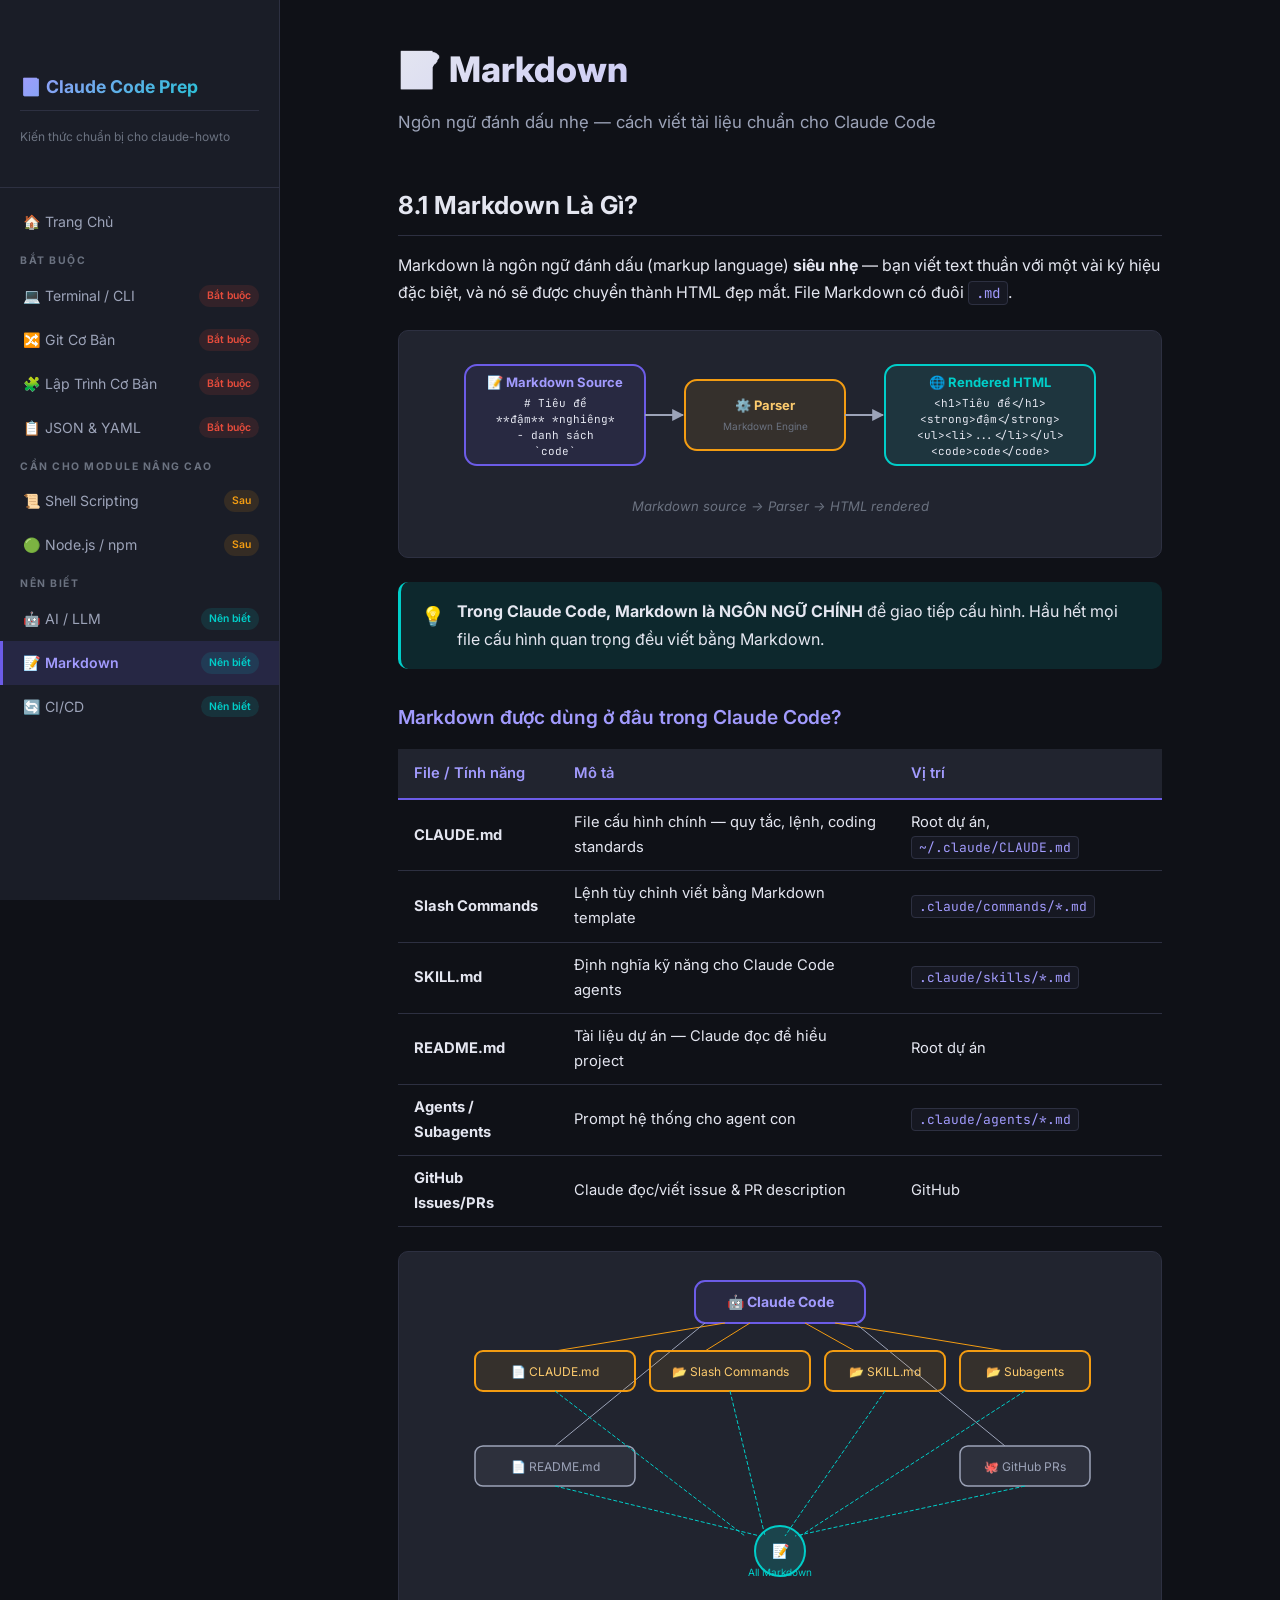
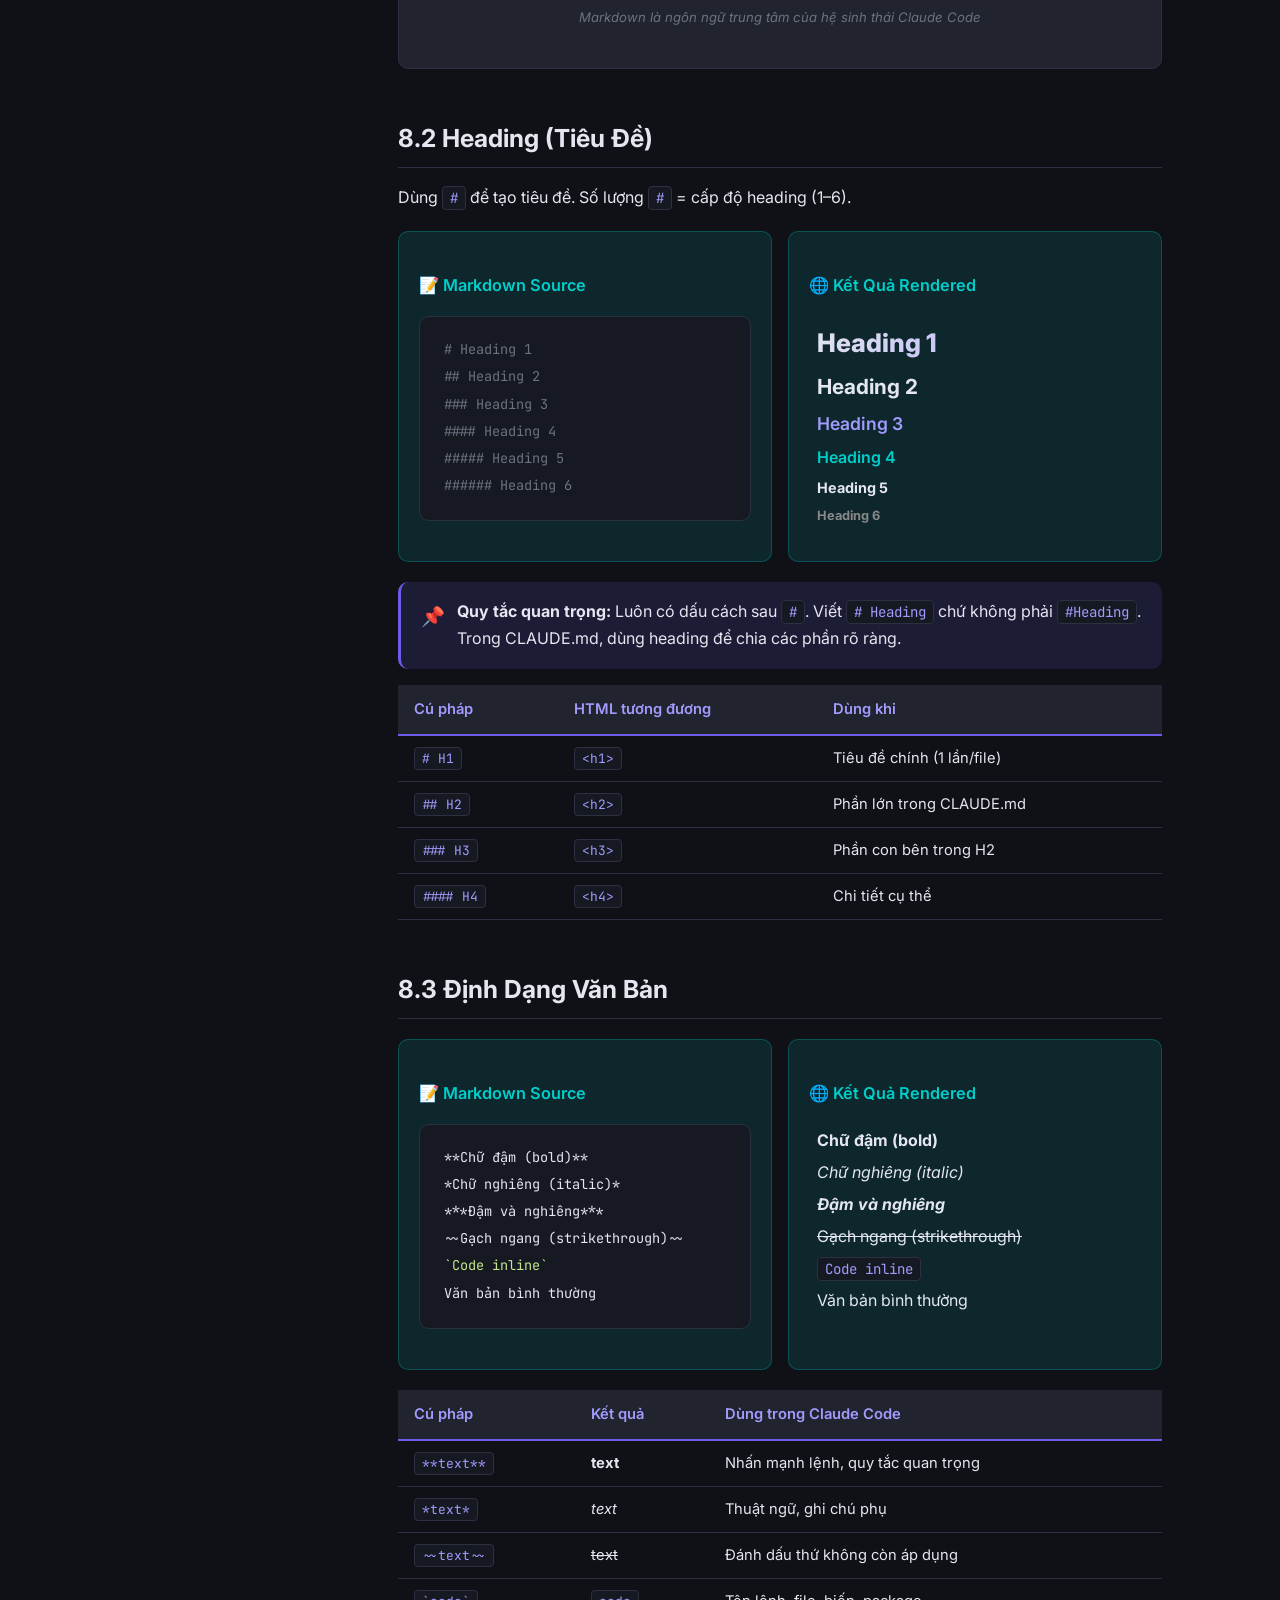
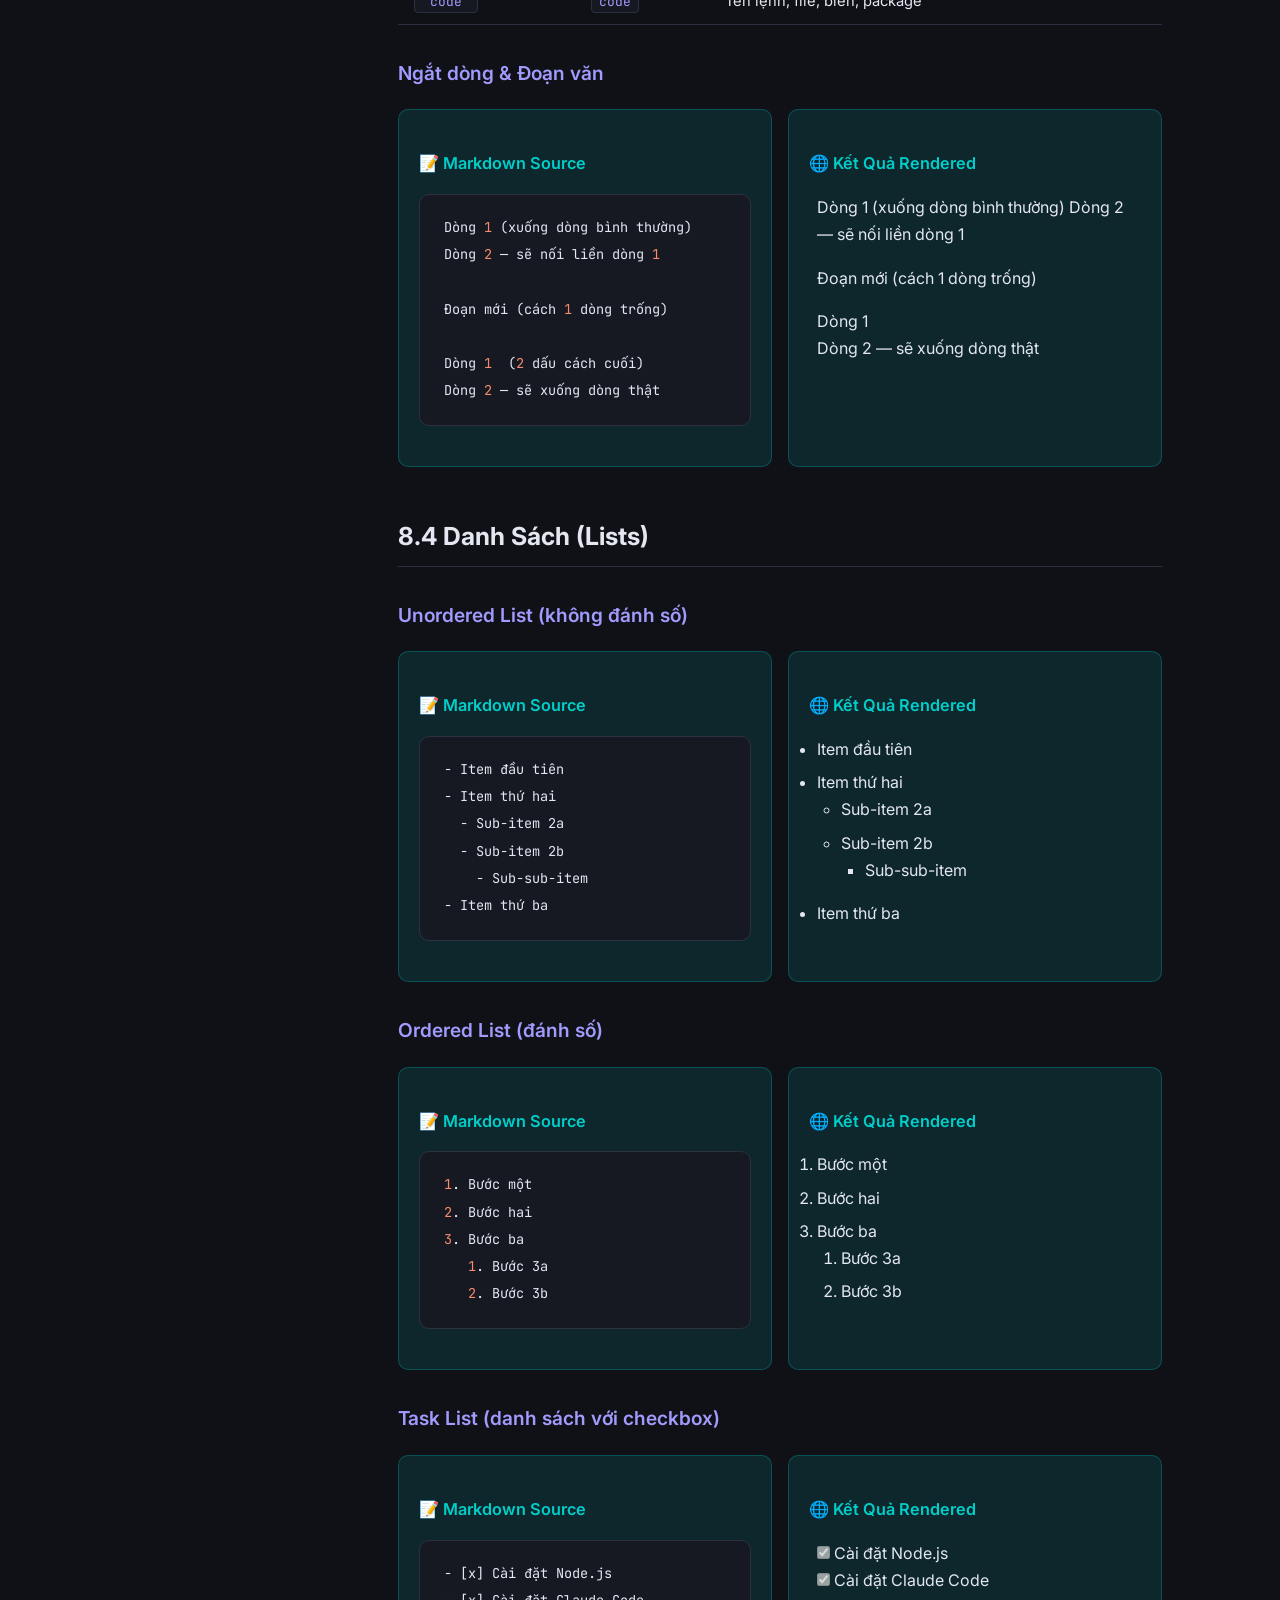
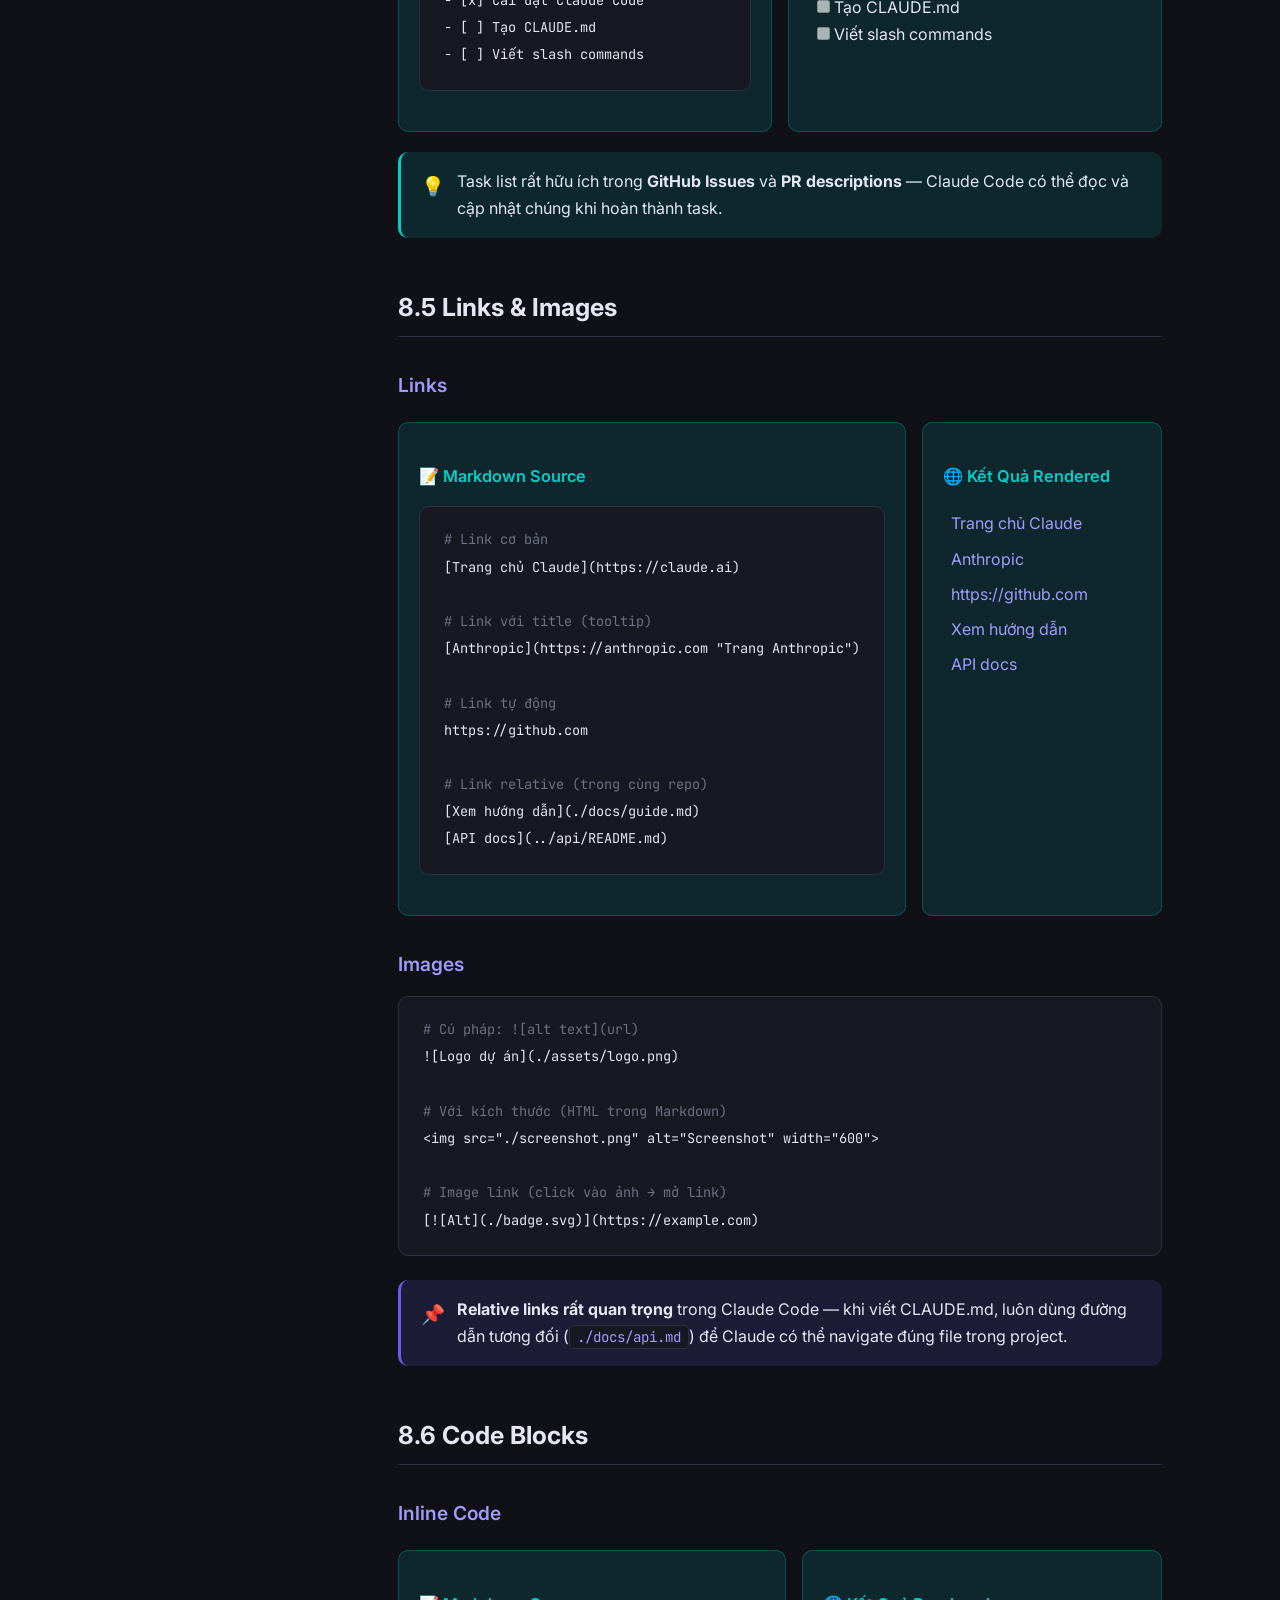
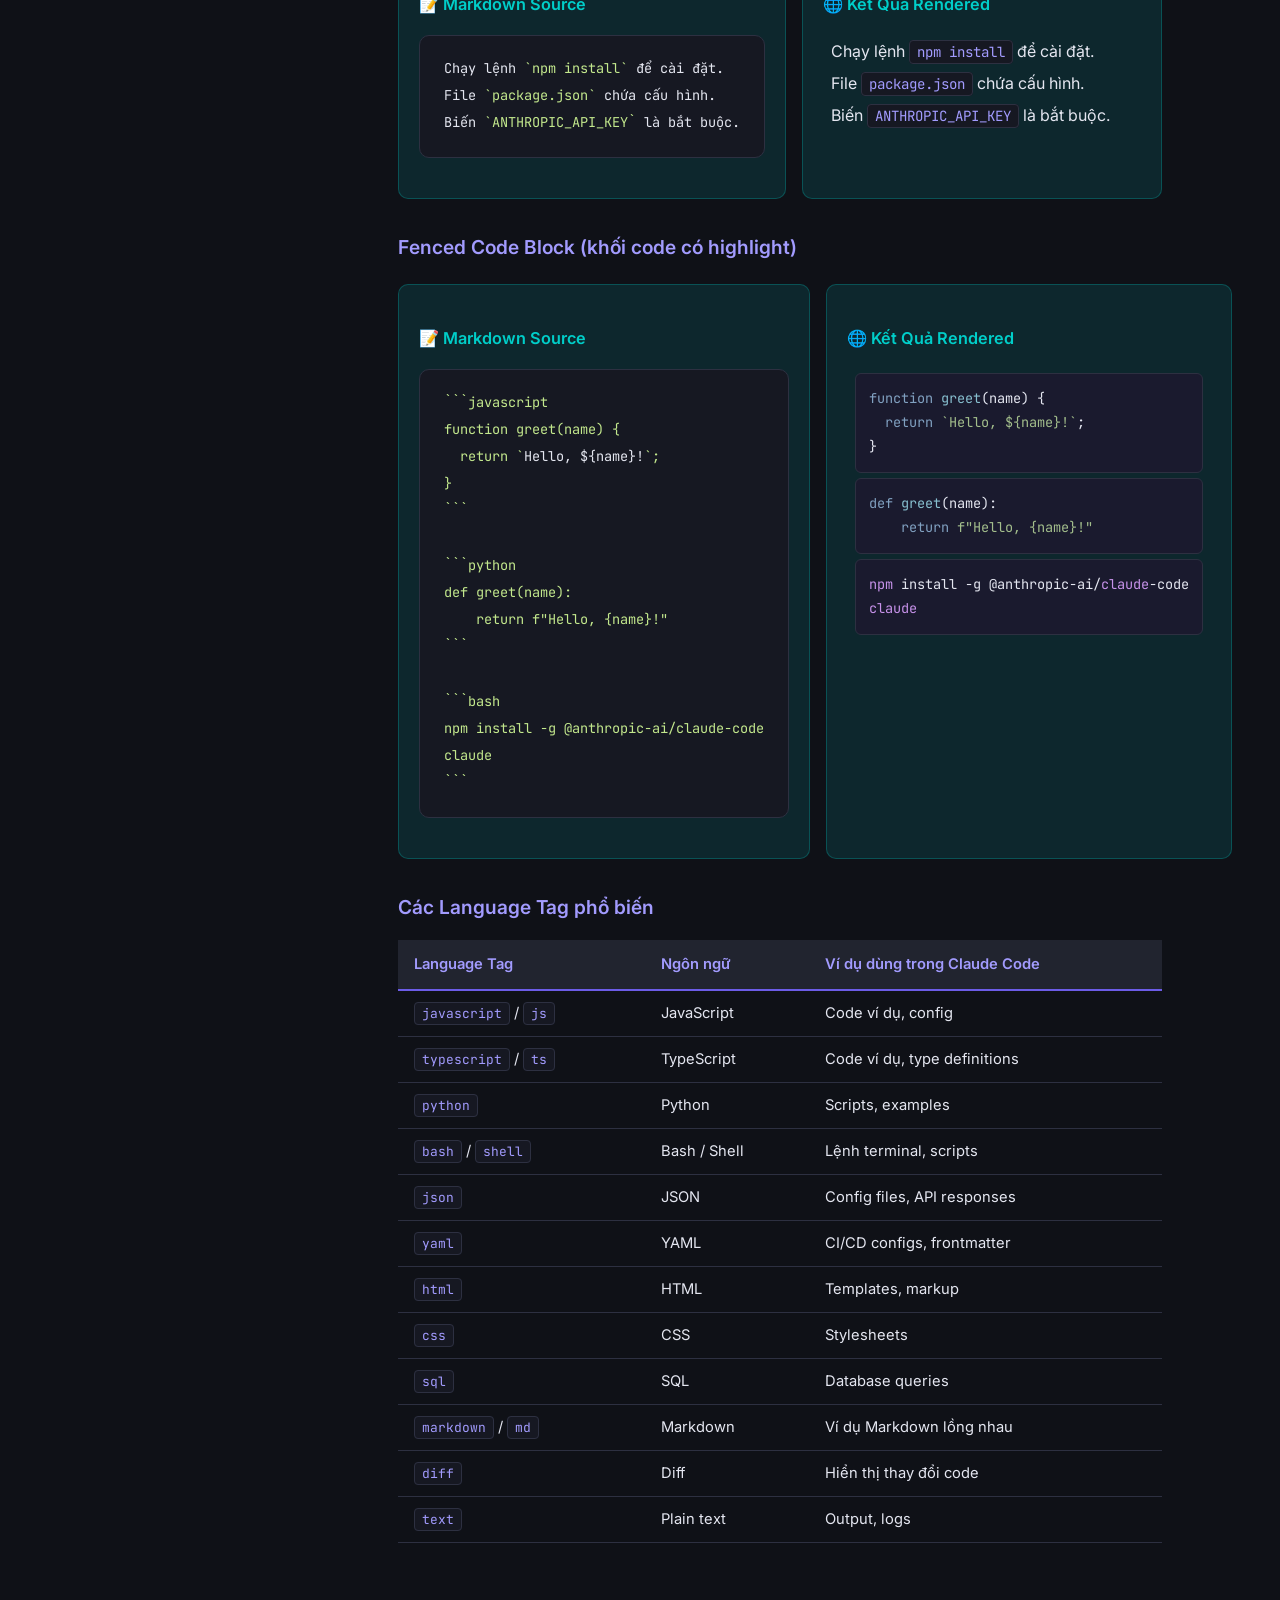
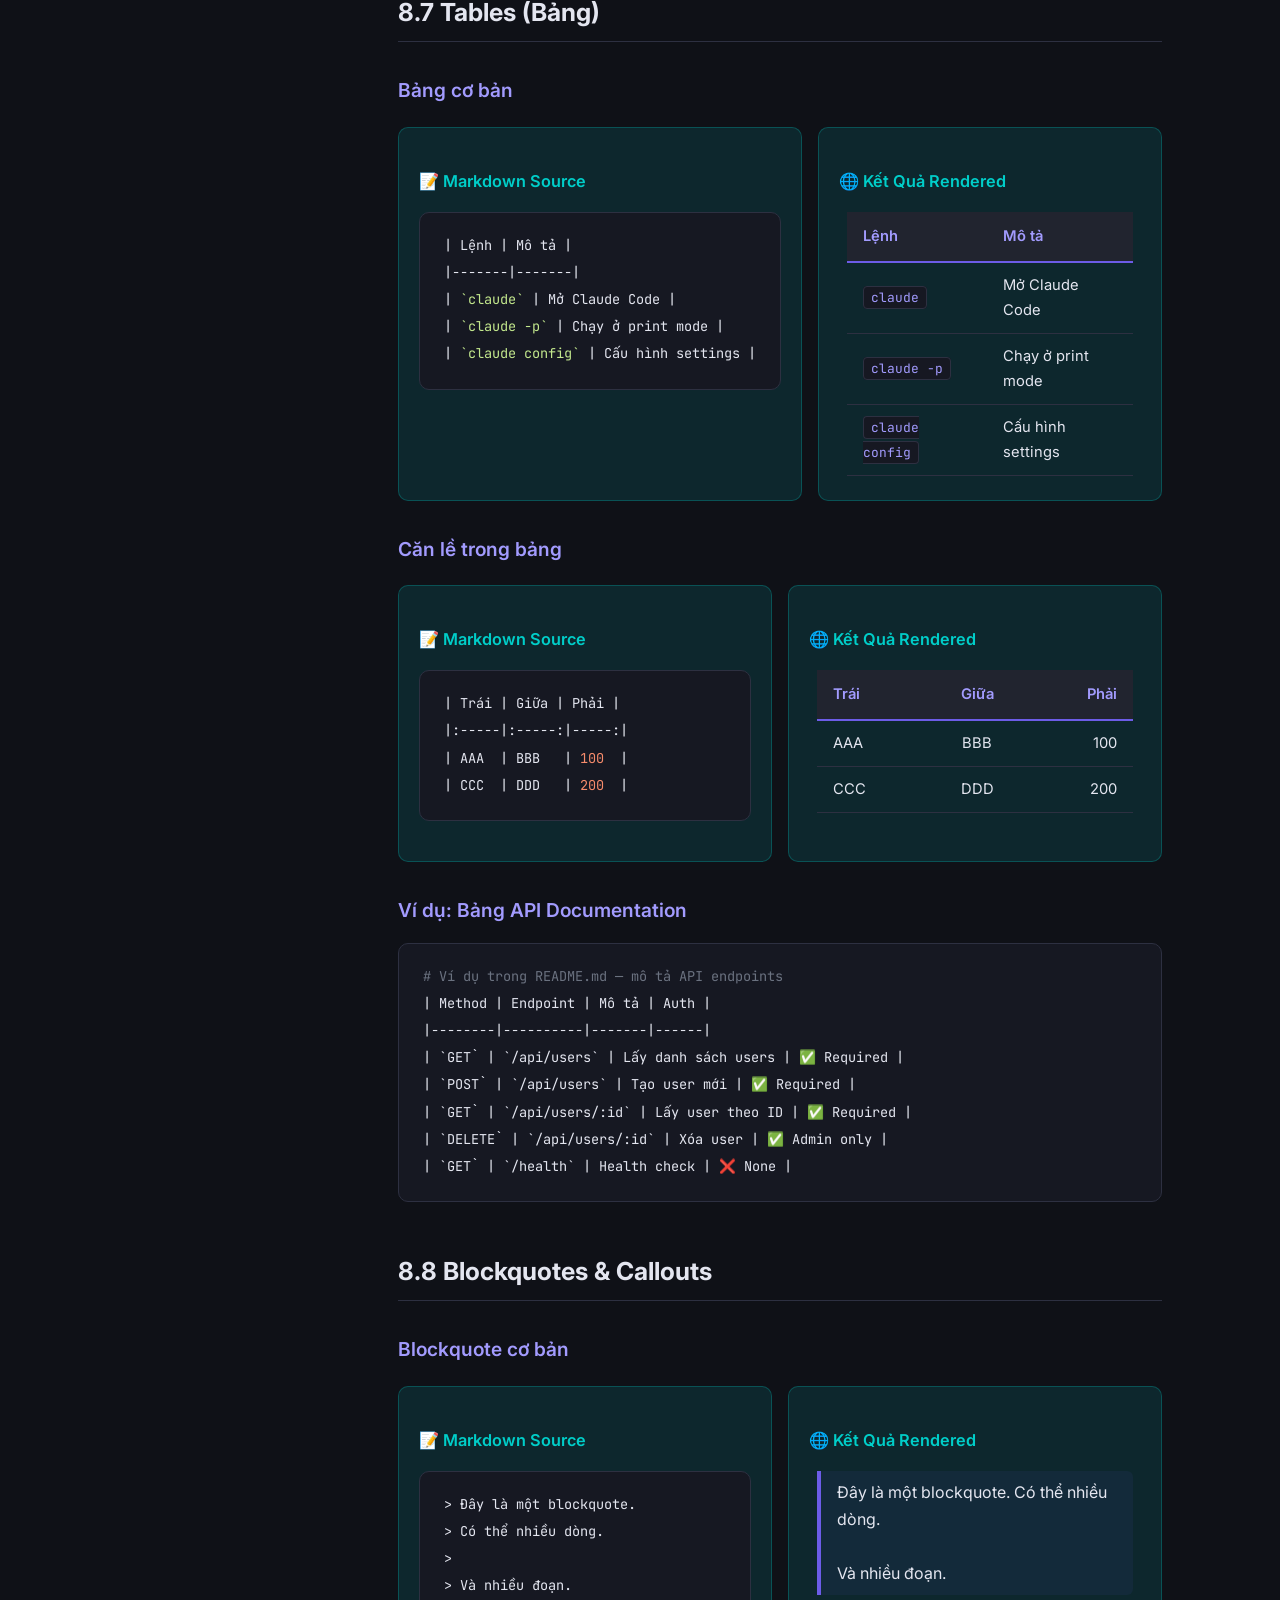
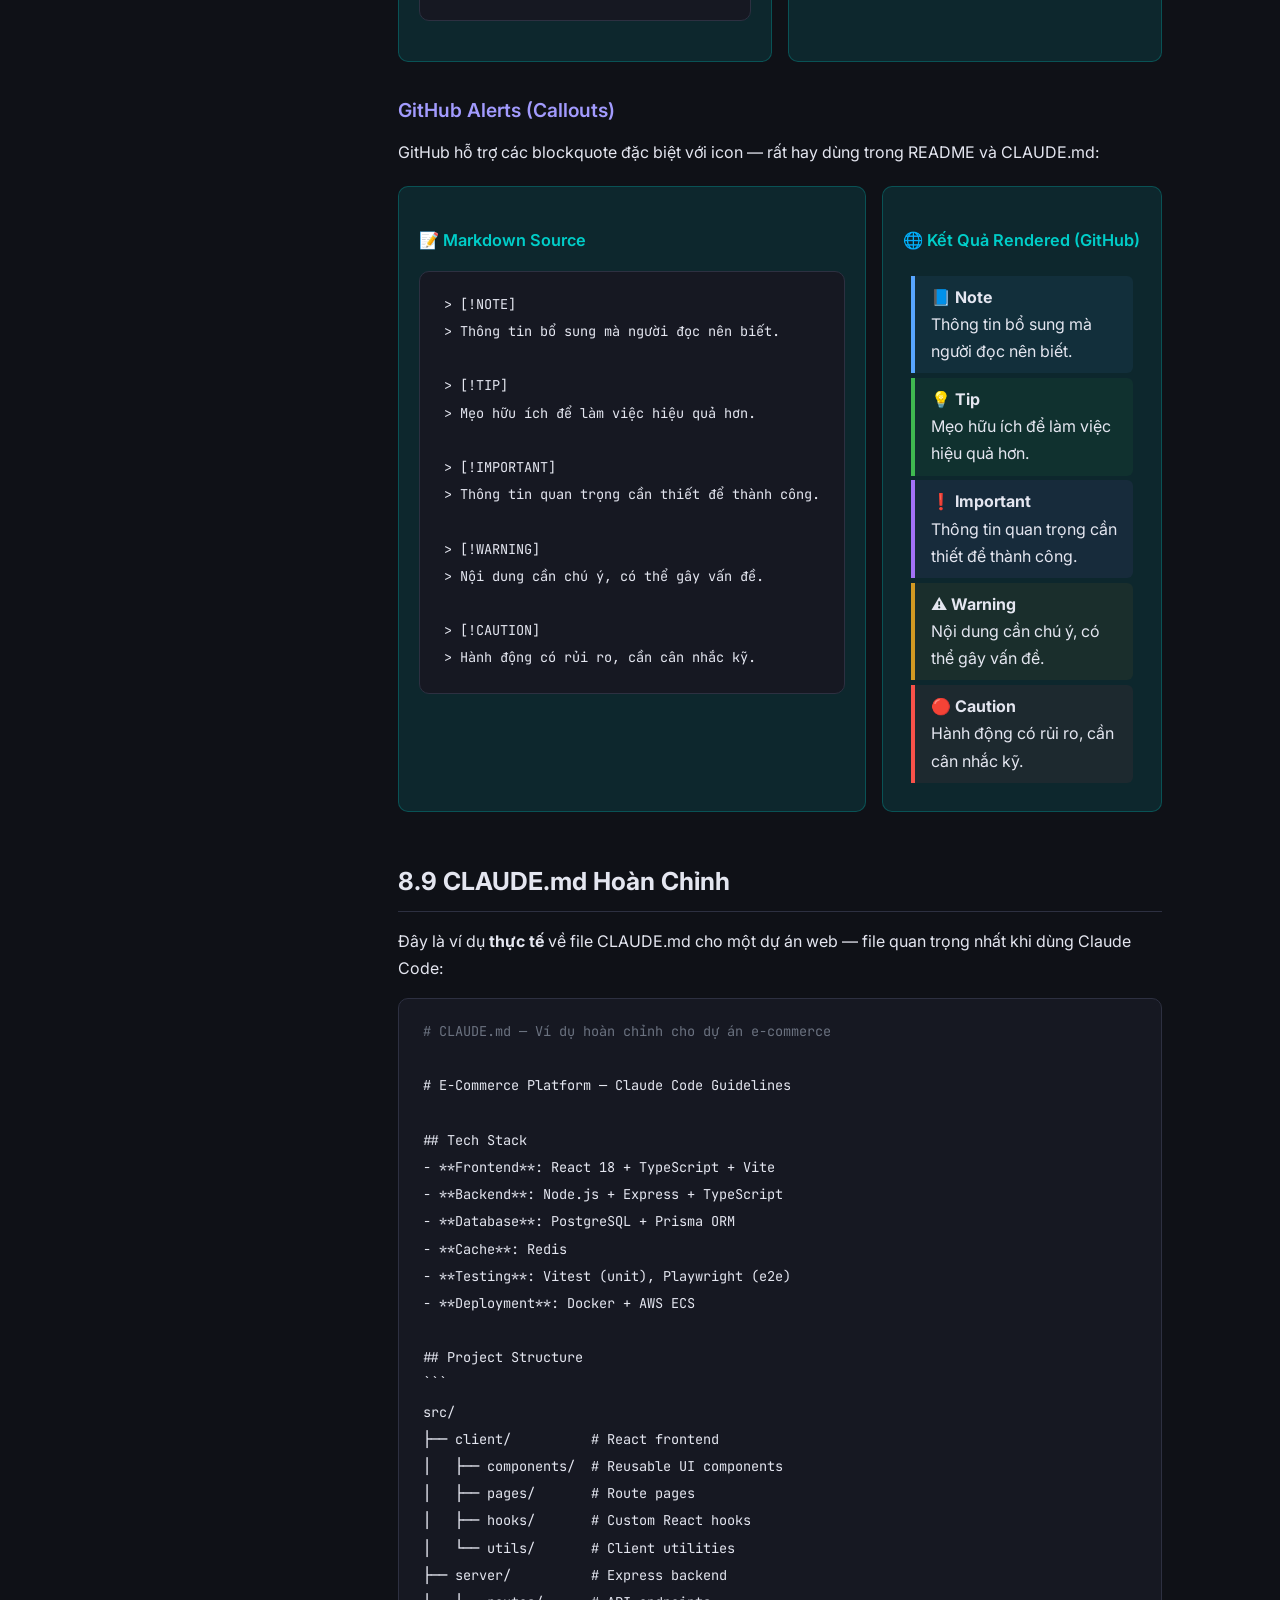
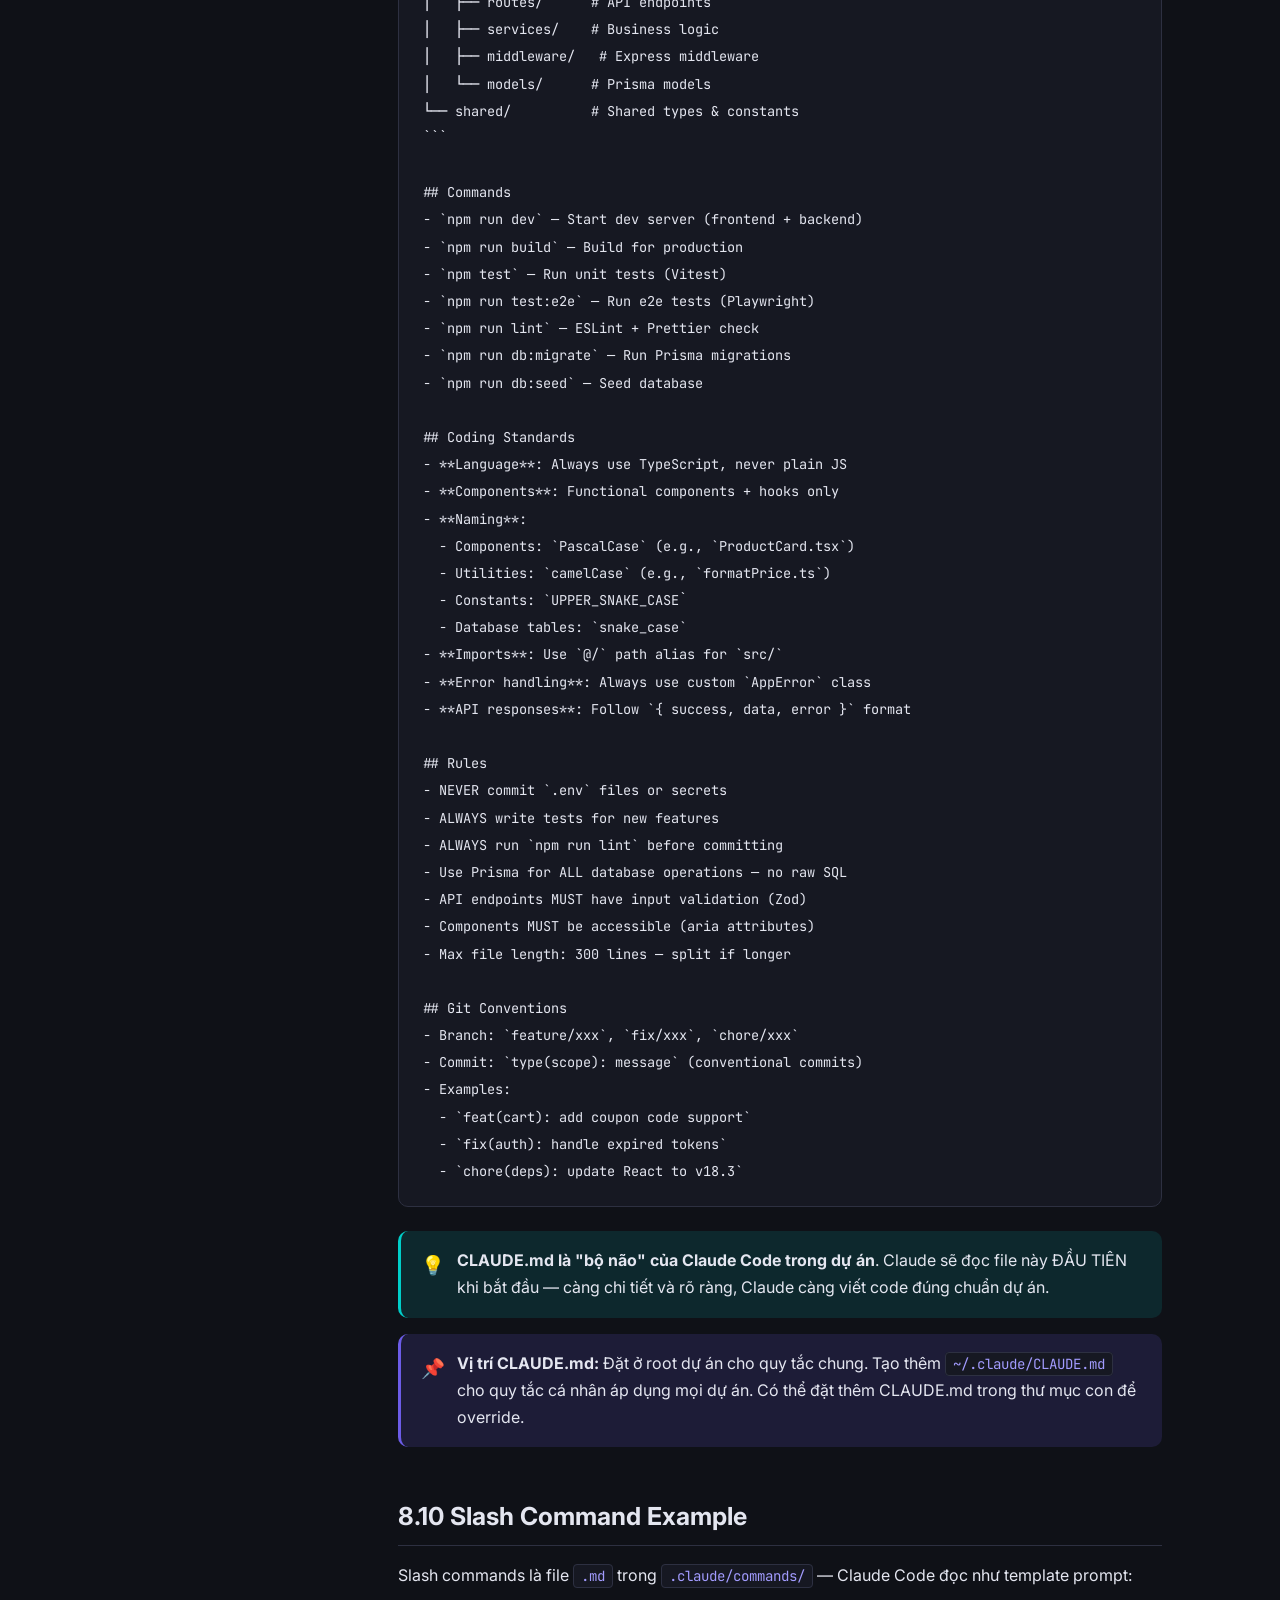
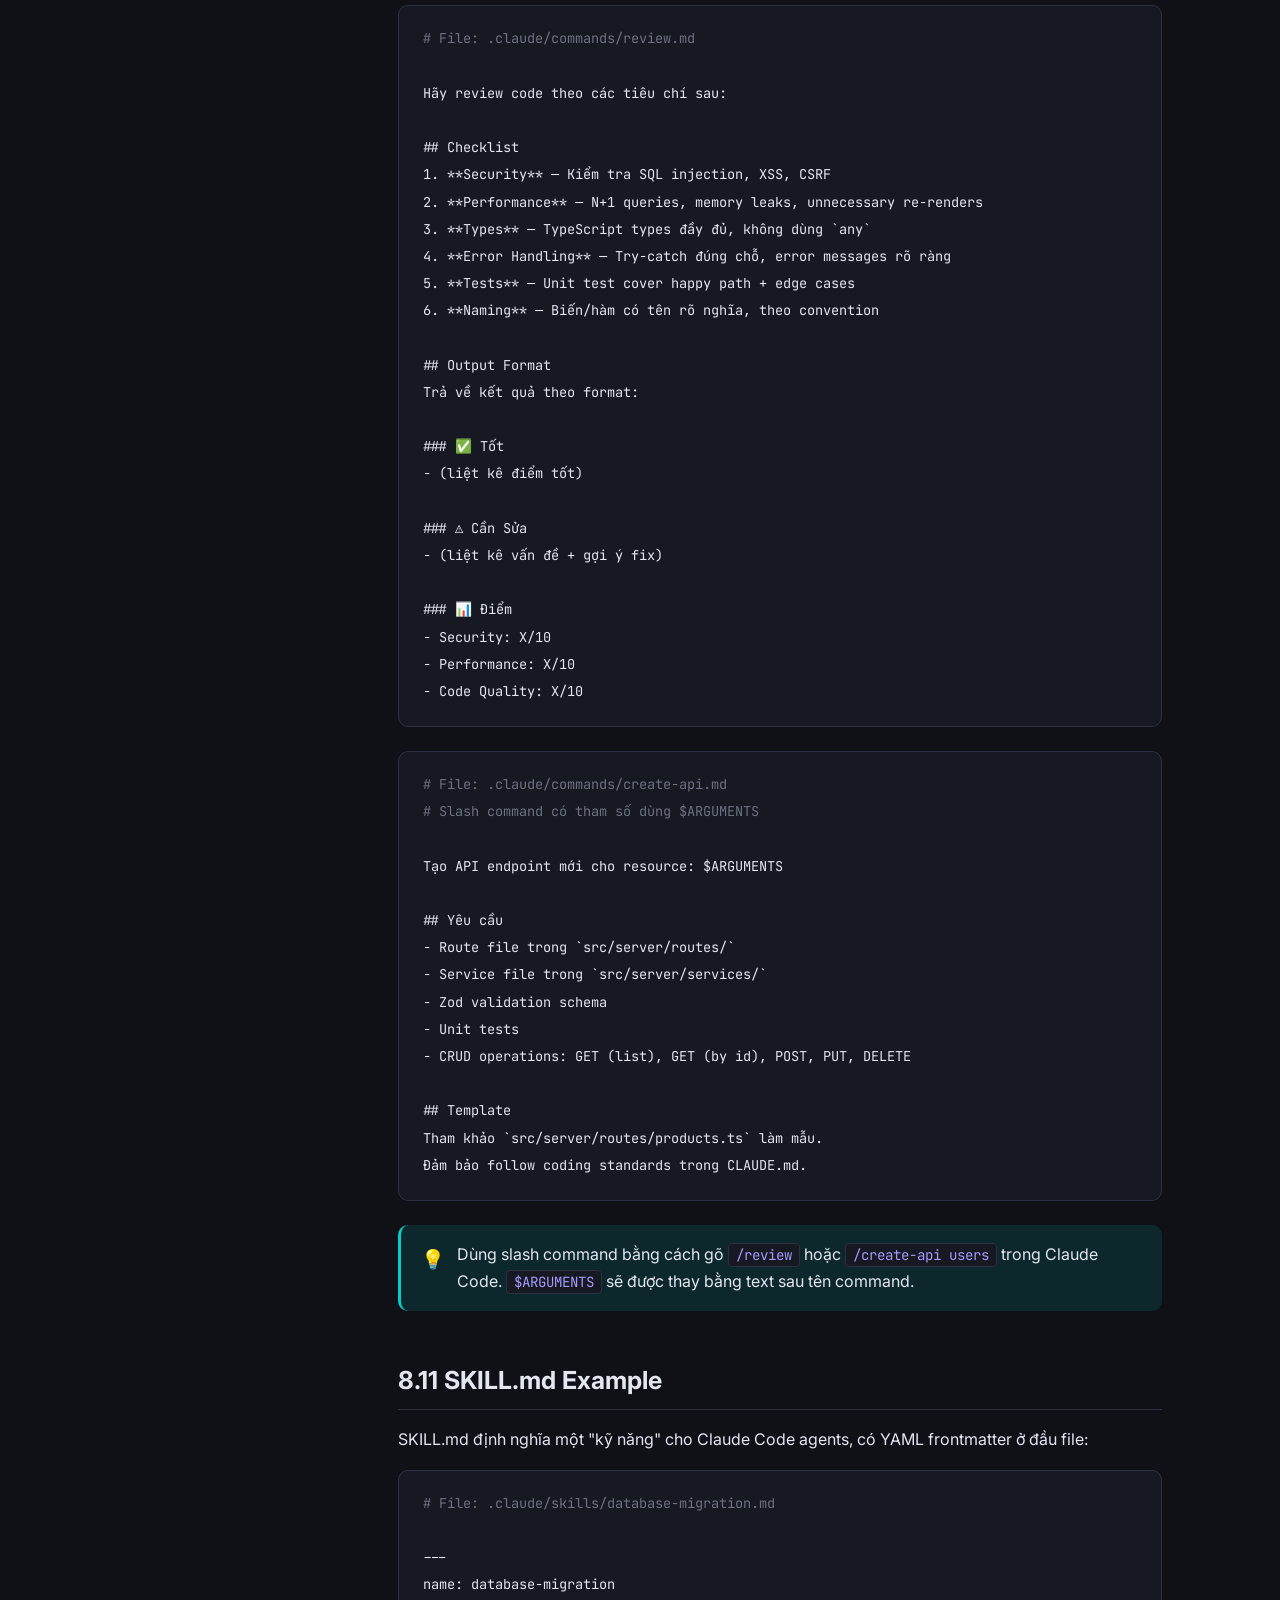
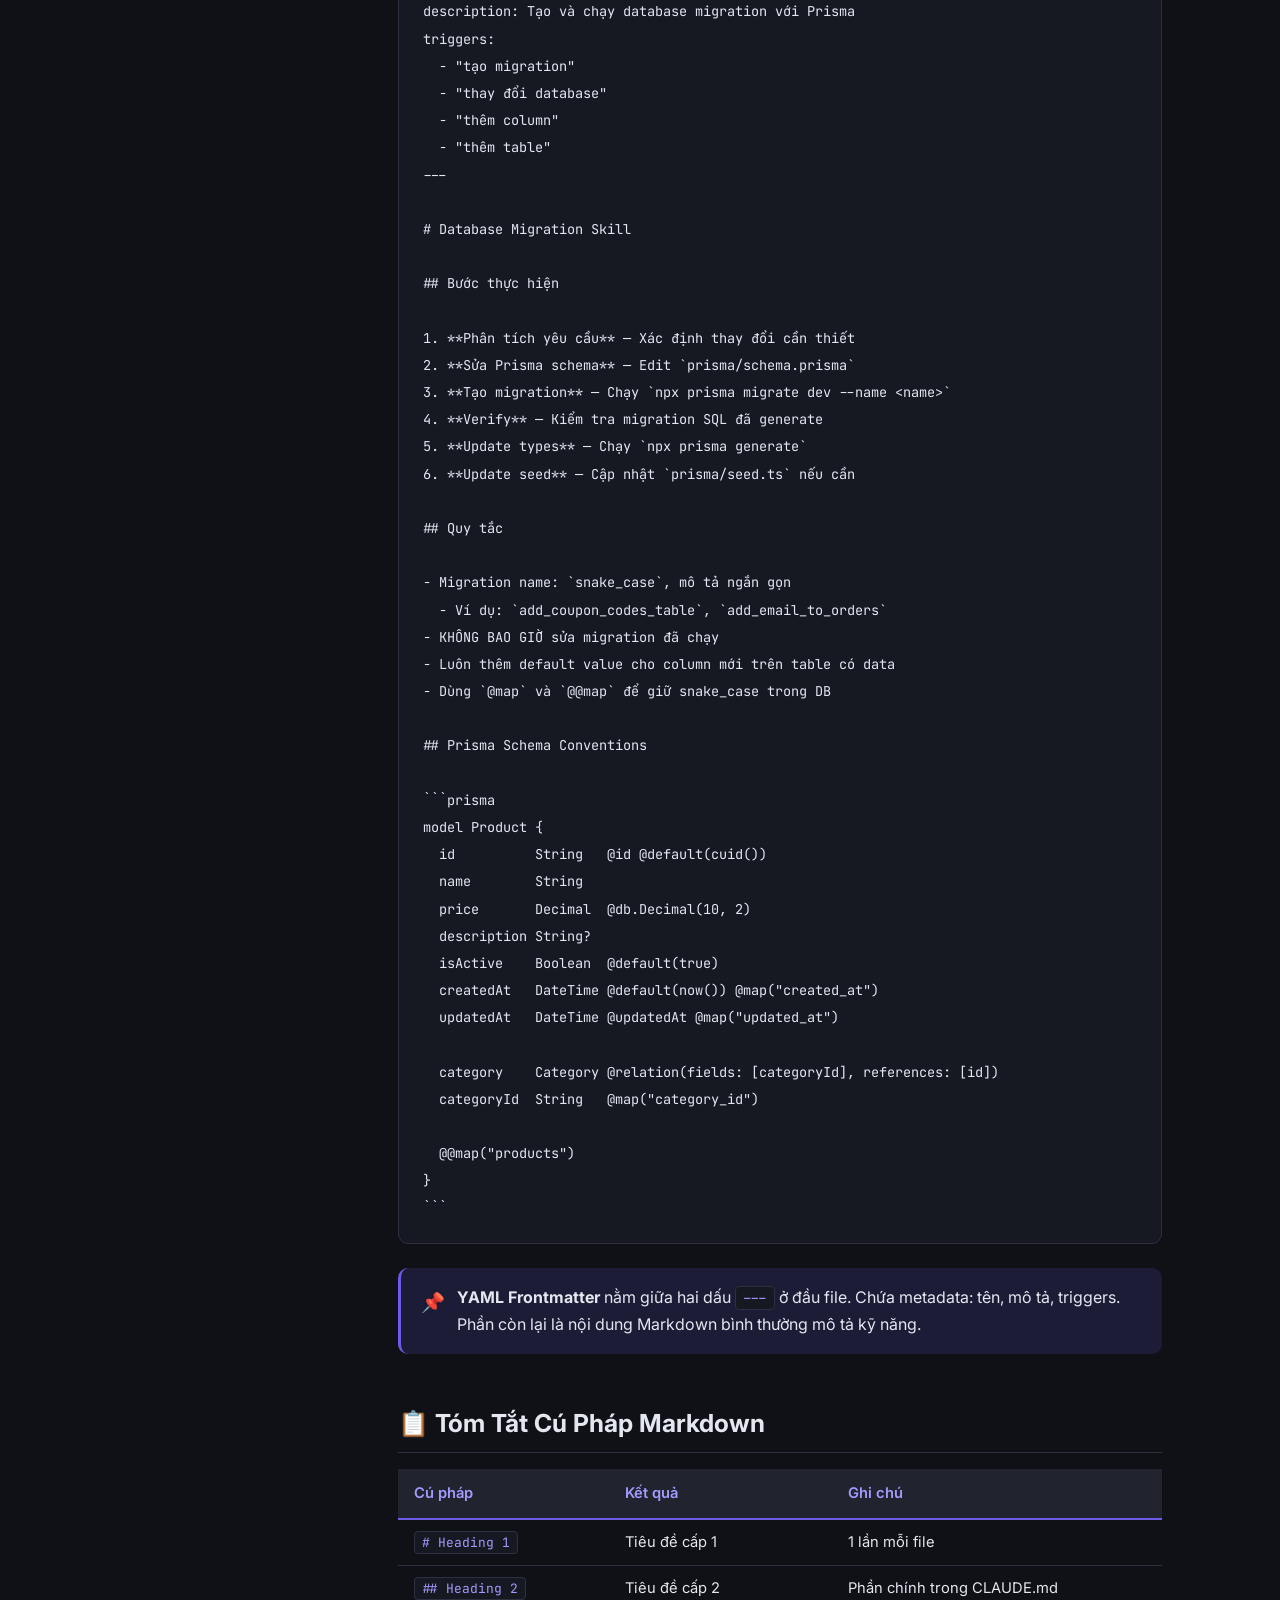
<file: 08-markdown.html>
<!DOCTYPE html>
<html lang="vi">
<head>
  <meta charset="UTF-8">
  <meta name="viewport" content="width=device-width, initial-scale=1.0">
  <title>Bài 8: Markdown — Claude Code Prep</title>
  <link href="https://fonts.googleapis.com/css2?family=Inter:wght@400;500;600;700;800&family=JetBrains+Mono:wght@400;500;600&display=swap" rel="stylesheet">
  <link rel="stylesheet" href="css/style.css">
</head>
<body>
  <button class="hamburger" aria-label="Menu">☰</button>
  <div class="layout">
    <aside class="sidebar" id="sidebar">
      <div class="sidebar-header">
        <h2>📘 Claude Code Prep</h2>
        <p>Kiến thức chuẩn bị cho claude-howto</p>
      </div>
      <nav class="sidebar-nav">
        <a class="nav-link" href="index.html">🏠 Trang Chủ</a>
        <div class="nav-section">BẮT BUỘC</div>
        <a class="nav-link" href="01-terminal.html">💻 Terminal / CLI <span class="badge badge-required">Bắt buộc</span></a>
        <a class="nav-link" href="02-git.html">🔀 Git Cơ Bản <span class="badge badge-required">Bắt buộc</span></a>
        <a class="nav-link" href="03-programming.html">🧩 Lập Trình Cơ Bản <span class="badge badge-required">Bắt buộc</span></a>
        <a class="nav-link" href="04-json-yaml.html">📋 JSON & YAML <span class="badge badge-required">Bắt buộc</span></a>
        <div class="nav-section">CẦN CHO MODULE NÂNG CAO</div>
        <a class="nav-link" href="05-shell.html">📜 Shell Scripting <span class="badge badge-later">Sau</span></a>
        <a class="nav-link" href="06-nodejs.html">🟢 Node.js / npm <span class="badge badge-later">Sau</span></a>
        <div class="nav-section">NÊN BIẾT</div>
        <a class="nav-link" href="07-ai-llm.html">🤖 AI / LLM <span class="badge badge-optional">Nên biết</span></a>
        <a class="nav-link active" href="08-markdown.html">📝 Markdown <span class="badge badge-optional">Nên biết</span></a>
        <a class="nav-link" href="09-cicd.html">🔄 CI/CD <span class="badge badge-optional">Nên biết</span></a>
      </nav>
    </aside>

    <main class="main">
      <div class="content">
        <h1>📝 Markdown</h1>
        <p class="subtitle">Ngôn ngữ đánh dấu nhẹ — cách viết tài liệu chuẩn cho Claude Code</p>

        <!-- ============ 8.1 Markdown La Gi ============ -->
        <h2 id="what">8.1 Markdown Là Gì?</h2>
        <p>Markdown là ngôn ngữ đánh dấu (markup language) <strong>siêu nhẹ</strong> — bạn viết text thuần với một vài ký hiệu đặc biệt, và nó sẽ được chuyển thành HTML đẹp mắt. File Markdown có đuôi <code>.md</code>.</p>

        <div class="diagram-container">
          <svg viewBox="0 0 650 120" xmlns="http://www.w3.org/2000/svg" style="max-width:650px;width:100%;height:auto">
            <defs><marker id="m8a" viewBox="0 0 10 10" refX="9" refY="5" markerWidth="6" markerHeight="6" orient="auto"><path d="M 0 0 L 10 5 L 0 10 z" fill="#9ca3b8"/></marker></defs>
            <!-- Source -->
            <rect x="10" y="10" width="180" height="100" rx="12" fill="#6c5ce718" stroke="#6c5ce7" stroke-width="2"/>
            <text x="100" y="32" text-anchor="middle" fill="#a29bfe" font-size="13" font-weight="700">📝 Markdown Source</text>
            <text x="100" y="52" text-anchor="middle" fill="#e4e6f0" font-size="11" font-family="JetBrains Mono,monospace"># Tiêu đề</text>
            <text x="100" y="68" text-anchor="middle" fill="#e4e6f0" font-size="11" font-family="JetBrains Mono,monospace">**đậm** *nghiêng*</text>
            <text x="100" y="84" text-anchor="middle" fill="#e4e6f0" font-size="11" font-family="JetBrains Mono,monospace">- danh sách</text>
            <text x="100" y="100" text-anchor="middle" fill="#e4e6f0" font-size="11" font-family="JetBrains Mono,monospace">`code`</text>
            <!-- Arrow -->
            <line x1="190" y1="60" x2="228" y2="60" stroke="#9ca3b8" stroke-width="2" marker-end="url(#m8a)"/>
            <!-- Parser -->
            <rect x="230" y="25" width="160" height="70" rx="12" fill="#f39c1218" stroke="#f39c12" stroke-width="2"/>
            <text x="310" y="55" text-anchor="middle" fill="#fdcb6e" font-size="13" font-weight="700">⚙️ Parser</text>
            <text x="310" y="75" text-anchor="middle" fill="#6b7280" font-size="10">Markdown Engine</text>
            <!-- Arrow -->
            <line x1="390" y1="60" x2="428" y2="60" stroke="#9ca3b8" stroke-width="2" marker-end="url(#m8a)"/>
            <!-- Output -->
            <rect x="430" y="10" width="210" height="100" rx="12" fill="#00cec918" stroke="#00cec9" stroke-width="2"/>
            <text x="535" y="32" text-anchor="middle" fill="#00cec9" font-size="13" font-weight="700">🌐 Rendered HTML</text>
            <text x="535" y="52" text-anchor="middle" fill="#e4e6f0" font-size="11" font-family="JetBrains Mono,monospace">&lt;h1&gt;Tiêu đề&lt;/h1&gt;</text>
            <text x="535" y="68" text-anchor="middle" fill="#e4e6f0" font-size="11" font-family="JetBrains Mono,monospace">&lt;strong&gt;đậm&lt;/strong&gt;</text>
            <text x="535" y="84" text-anchor="middle" fill="#e4e6f0" font-size="11" font-family="JetBrains Mono,monospace">&lt;ul&gt;&lt;li&gt;...&lt;/li&gt;&lt;/ul&gt;</text>
            <text x="535" y="100" text-anchor="middle" fill="#e4e6f0" font-size="11" font-family="JetBrains Mono,monospace">&lt;code&gt;code&lt;/code&gt;</text>
          </svg>
          <p class="caption">Markdown source → Parser → HTML rendered</p>
        </div>

        <div class="info-box tip">
          <span class="icon">💡</span>
          <p><strong>Trong Claude Code, Markdown là NGÔN NGỮ CHÍNH</strong> để giao tiếp cấu hình. Hầu hết mọi file cấu hình quan trọng đều viết bằng Markdown.</p>
        </div>

        <h3>Markdown được dùng ở đâu trong Claude Code?</h3>
        <table>
          <thead><tr><th>File / Tính năng</th><th>Mô tả</th><th>Vị trí</th></tr></thead>
          <tbody>
            <tr><td><strong>CLAUDE.md</strong></td><td>File cấu hình chính — quy tắc, lệnh, coding standards</td><td>Root dự án, <code>~/.claude/CLAUDE.md</code></td></tr>
            <tr><td><strong>Slash Commands</strong></td><td>Lệnh tùy chỉnh viết bằng Markdown template</td><td><code>.claude/commands/*.md</code></td></tr>
            <tr><td><strong>SKILL.md</strong></td><td>Định nghĩa kỹ năng cho Claude Code agents</td><td><code>.claude/skills/*.md</code></td></tr>
            <tr><td><strong>README.md</strong></td><td>Tài liệu dự án — Claude đọc để hiểu project</td><td>Root dự án</td></tr>
            <tr><td><strong>Agents / Subagents</strong></td><td>Prompt hệ thống cho agent con</td><td><code>.claude/agents/*.md</code></td></tr>
            <tr><td><strong>GitHub Issues/PRs</strong></td><td>Claude đọc/viết issue & PR description</td><td>GitHub</td></tr>
          </tbody>
        </table>

        <div class="diagram-container">
          <svg viewBox="0 0 650 310" xmlns="http://www.w3.org/2000/svg" style="max-width:650px;width:100%;height:auto">
            <!-- Center -->
            <rect x="240" y="5" width="170" height="42" rx="10" fill="#6c5ce718" stroke="#6c5ce7" stroke-width="2"/>
            <text x="325" y="31" text-anchor="middle" fill="#a29bfe" font-size="14" font-weight="700">🤖 Claude Code</text>
            <!-- Branches -->
            <line x1="270" y1="47" x2="100" y2="75" stroke="#f39c12" stroke-width="1"/>
            <line x1="295" y1="47" x2="250" y2="75" stroke="#f39c12" stroke-width="1"/>
            <line x1="350" y1="47" x2="400" y2="75" stroke="#f39c12" stroke-width="1"/>
            <line x1="380" y1="47" x2="550" y2="75" stroke="#f39c12" stroke-width="1"/>
            <line x1="250" y1="47" x2="100" y2="170" stroke="#9ca3b8" stroke-width="1"/>
            <line x1="400" y1="47" x2="550" y2="170" stroke="#9ca3b8" stroke-width="1"/>
            <!-- Row 1: config files -->
            <rect x="20" y="75" width="160" height="40" rx="8" fill="#f39c1218" stroke="#f39c12" stroke-width="2"/>
            <text x="100" y="100" text-anchor="middle" fill="#fdcb6e" font-size="12">📄 CLAUDE.md</text>
            <rect x="195" y="75" width="160" height="40" rx="8" fill="#f39c1218" stroke="#f39c12" stroke-width="2"/>
            <text x="275" y="100" text-anchor="middle" fill="#fdcb6e" font-size="12">📂 Slash Commands</text>
            <rect x="370" y="75" width="120" height="40" rx="8" fill="#f39c1218" stroke="#f39c12" stroke-width="2"/>
            <text x="430" y="100" text-anchor="middle" fill="#fdcb6e" font-size="12">📂 SKILL.md</text>
            <rect x="505" y="75" width="130" height="40" rx="8" fill="#f39c1218" stroke="#f39c12" stroke-width="2"/>
            <text x="570" y="100" text-anchor="middle" fill="#fdcb6e" font-size="12">📂 Subagents</text>
            <!-- Row 2 -->
            <rect x="20" y="170" width="160" height="40" rx="8" fill="#9ca3b818" stroke="#9ca3b8" stroke-width="1.5"/>
            <text x="100" y="195" text-anchor="middle" fill="#9ca3b8" font-size="12">📄 README.md</text>
            <rect x="505" y="170" width="130" height="40" rx="8" fill="#9ca3b818" stroke="#9ca3b8" stroke-width="1.5"/>
            <text x="570" y="195" text-anchor="middle" fill="#9ca3b8" font-size="12">🐙 GitHub PRs</text>
            <!-- All point to Markdown -->
            <line x1="100" y1="115" x2="290" y2="260" stroke="#00cec9" stroke-width="1" stroke-dasharray="4,2"/>
            <line x1="275" y1="115" x2="310" y2="260" stroke="#00cec9" stroke-width="1" stroke-dasharray="4,2"/>
            <line x1="430" y1="115" x2="330" y2="260" stroke="#00cec9" stroke-width="1" stroke-dasharray="4,2"/>
            <line x1="570" y1="115" x2="345" y2="260" stroke="#00cec9" stroke-width="1" stroke-dasharray="4,2"/>
            <line x1="100" y1="210" x2="305" y2="260" stroke="#00cec9" stroke-width="1" stroke-dasharray="4,2"/>
            <line x1="570" y1="210" x2="340" y2="260" stroke="#00cec9" stroke-width="1" stroke-dasharray="4,2"/>
            <!-- Markdown circle -->
            <circle cx="325" cy="275" r="25" fill="#00cec930" stroke="#00cec9" stroke-width="2"/>
            <text x="325" y="280" text-anchor="middle" fill="#00cec9" font-size="14">📝</text>
            <text x="325" y="300" text-anchor="middle" fill="#00cec9" font-size="10">All Markdown</text>
          </svg>
          <p class="caption">Markdown là ngôn ngữ trung tâm của hệ sinh thái Claude Code</p>
        </div>

        <!-- ============ 8.2 Heading ============ -->
        <h2 id="headings">8.2 Heading (Tiêu Đề)</h2>
        <p>Dùng <code>#</code> để tạo tiêu đề. Số lượng <code>#</code> = cấp độ heading (1–6).</p>

        <div class="compare">
          <div class="compare-good">
            <h4>📝 Markdown Source</h4>
            <pre><code># Heading 1
## Heading 2
### Heading 3
#### Heading 4
##### Heading 5
###### Heading 6</code></pre>
          </div>
          <div class="compare-good">
            <h4>🌐 Kết Quả Rendered</h4>
            <div style="padding: 0.5rem;">
              <h1 style="font-size:1.6rem;margin:0.3rem 0">Heading 1</h1>
              <h2 style="font-size:1.3rem;margin:0.3rem 0;border:none;padding:0">Heading 2</h2>
              <h3 style="font-size:1.1rem;margin:0.3rem 0">Heading 3</h3>
              <h4 style="font-size:1rem;margin:0.3rem 0">Heading 4</h4>
              <h5 style="font-size:0.9rem;margin:0.3rem 0">Heading 5</h5>
              <h6 style="font-size:0.8rem;margin:0.3rem 0;color:#888">Heading 6</h6>
            </div>
          </div>
        </div>

        <div class="info-box note">
          <span class="icon">📌</span>
          <p><strong>Quy tắc quan trọng:</strong> Luôn có dấu cách sau <code>#</code>. Viết <code># Heading</code> chứ không phải <code>#Heading</code>. Trong CLAUDE.md, dùng heading để chia các phần rõ ràng.</p>
        </div>

        <table>
          <thead><tr><th>Cú pháp</th><th>HTML tương đương</th><th>Dùng khi</th></tr></thead>
          <tbody>
            <tr><td><code># H1</code></td><td><code>&lt;h1&gt;</code></td><td>Tiêu đề chính (1 lần/file)</td></tr>
            <tr><td><code>## H2</code></td><td><code>&lt;h2&gt;</code></td><td>Phần lớn trong CLAUDE.md</td></tr>
            <tr><td><code>### H3</code></td><td><code>&lt;h3&gt;</code></td><td>Phần con bên trong H2</td></tr>
            <tr><td><code>#### H4</code></td><td><code>&lt;h4&gt;</code></td><td>Chi tiết cụ thể</td></tr>
          </tbody>
        </table>

        <!-- ============ 8.3 Text Formatting ============ -->
        <h2 id="formatting">8.3 Định Dạng Văn Bản</h2>

        <div class="compare">
          <div class="compare-good">
            <h4>📝 Markdown Source</h4>
            <pre><code>**Chữ đậm (bold)**
*Chữ nghiêng (italic)*
***Đậm và nghiêng***
~~Gạch ngang (strikethrough)~~
`Code inline`
Văn bản bình thường</code></pre>
          </div>
          <div class="compare-good">
            <h4>🌐 Kết Quả Rendered</h4>
            <div style="padding: 0.5rem; line-height: 2;">
              <strong>Chữ đậm (bold)</strong><br>
              <em>Chữ nghiêng (italic)</em><br>
              <strong><em>Đậm và nghiêng</em></strong><br>
              <del>Gạch ngang (strikethrough)</del><br>
              <code>Code inline</code><br>
              Văn bản bình thường
            </div>
          </div>
        </div>

        <table>
          <thead><tr><th>Cú pháp</th><th>Kết quả</th><th>Dùng trong Claude Code</th></tr></thead>
          <tbody>
            <tr><td><code>**text**</code></td><td><strong>text</strong></td><td>Nhấn mạnh lệnh, quy tắc quan trọng</td></tr>
            <tr><td><code>*text*</code></td><td><em>text</em></td><td>Thuật ngữ, ghi chú phụ</td></tr>
            <tr><td><code>~~text~~</code></td><td><del>text</del></td><td>Đánh dấu thứ không còn áp dụng</td></tr>
            <tr><td><code>`code`</code></td><td><code>code</code></td><td>Tên lệnh, file, biến, package</td></tr>
          </tbody>
        </table>

        <h3>Ngắt dòng & Đoạn văn</h3>
        <div class="compare">
          <div class="compare-good">
            <h4>📝 Markdown Source</h4>
            <pre><code>Dòng 1 (xuống dòng bình thường)
Dòng 2 — sẽ nối liền dòng 1

Đoạn mới (cách 1 dòng trống)

Dòng 1  (2 dấu cách cuối)
Dòng 2 — sẽ xuống dòng thật</code></pre>
          </div>
          <div class="compare-good">
            <h4>🌐 Kết Quả Rendered</h4>
            <div style="padding: 0.5rem;">
              <p>Dòng 1 (xuống dòng bình thường) Dòng 2 — sẽ nối liền dòng 1</p>
              <p>Đoạn mới (cách 1 dòng trống)</p>
              <p>Dòng 1<br>Dòng 2 — sẽ xuống dòng thật</p>
            </div>
          </div>
        </div>

        <!-- ============ 8.4 Lists ============ -->
        <h2 id="lists">8.4 Danh Sách (Lists)</h2>

        <h3>Unordered List (không đánh số)</h3>
        <div class="compare">
          <div class="compare-good">
            <h4>📝 Markdown Source</h4>
            <pre><code>- Item đầu tiên
- Item thứ hai
  - Sub-item 2a
  - Sub-item 2b
    - Sub-sub-item
- Item thứ ba</code></pre>
          </div>
          <div class="compare-good">
            <h4>🌐 Kết Quả Rendered</h4>
            <div style="padding: 0.5rem;">
              <ul style="margin:0">
                <li>Item đầu tiên</li>
                <li>Item thứ hai
                  <ul>
                    <li>Sub-item 2a</li>
                    <li>Sub-item 2b
                      <ul><li>Sub-sub-item</li></ul>
                    </li>
                  </ul>
                </li>
                <li>Item thứ ba</li>
              </ul>
            </div>
          </div>
        </div>

        <h3>Ordered List (đánh số)</h3>
        <div class="compare">
          <div class="compare-good">
            <h4>📝 Markdown Source</h4>
            <pre><code>1. Bước một
2. Bước hai
3. Bước ba
   1. Bước 3a
   2. Bước 3b</code></pre>
          </div>
          <div class="compare-good">
            <h4>🌐 Kết Quả Rendered</h4>
            <div style="padding: 0.5rem;">
              <ol style="margin:0">
                <li>Bước một</li>
                <li>Bước hai</li>
                <li>Bước ba
                  <ol>
                    <li>Bước 3a</li>
                    <li>Bước 3b</li>
                  </ol>
                </li>
              </ol>
            </div>
          </div>
        </div>

        <h3>Task List (danh sách với checkbox)</h3>
        <div class="compare">
          <div class="compare-good">
            <h4>📝 Markdown Source</h4>
            <pre><code>- [x] Cài đặt Node.js
- [x] Cài đặt Claude Code
- [ ] Tạo CLAUDE.md
- [ ] Viết slash commands</code></pre>
          </div>
          <div class="compare-good">
            <h4>🌐 Kết Quả Rendered</h4>
            <div style="padding: 0.5rem;">
              <label><input type="checkbox" checked disabled> Cài đặt Node.js</label><br>
              <label><input type="checkbox" checked disabled> Cài đặt Claude Code</label><br>
              <label><input type="checkbox" disabled> Tạo CLAUDE.md</label><br>
              <label><input type="checkbox" disabled> Viết slash commands</label>
            </div>
          </div>
        </div>

        <div class="info-box tip">
          <span class="icon">💡</span>
          <p>Task list rất hữu ích trong <strong>GitHub Issues</strong> và <strong>PR descriptions</strong> — Claude Code có thể đọc và cập nhật chúng khi hoàn thành task.</p>
        </div>

        <!-- ============ 8.5 Links & Images ============ -->
        <h2 id="links">8.5 Links & Images</h2>

        <h3>Links</h3>
        <div class="compare">
          <div class="compare-good">
            <h4>📝 Markdown Source</h4>
            <pre><code><span class="comment"># Link cơ bản</span>
[Trang chủ Claude](https://claude.ai)

<span class="comment"># Link với title (tooltip)</span>
[Anthropic](https://anthropic.com "Trang Anthropic")

<span class="comment"># Link tự động</span>
https://github.com

<span class="comment"># Link relative (trong cùng repo)</span>
[Xem hướng dẫn](./docs/guide.md)
[API docs](../api/README.md)</code></pre>
          </div>
          <div class="compare-good">
            <h4>🌐 Kết Quả Rendered</h4>
            <div style="padding: 0.5rem; line-height: 2.2;">
              <a href="#">Trang chủ Claude</a><br>
              <a href="#" title="Trang Anthropic">Anthropic</a><br>
              <a href="#">https://github.com</a><br>
              <a href="#">Xem hướng dẫn</a><br>
              <a href="#">API docs</a>
            </div>
          </div>
        </div>

        <h3>Images</h3>
        <pre><code><span class="comment"># Cú pháp: ![alt text](url)</span>
![Logo dự án](./assets/logo.png)

<span class="comment"># Với kích thước (HTML trong Markdown)</span>
&lt;img src="./screenshot.png" alt="Screenshot" width="600"&gt;

<span class="comment"># Image link (click vào ảnh → mở link)</span>
[![Alt](./badge.svg)](https://example.com)</code></pre>

        <div class="info-box note">
          <span class="icon">📌</span>
          <p><strong>Relative links rất quan trọng</strong> trong Claude Code — khi viết CLAUDE.md, luôn dùng đường dẫn tương đối (<code>./docs/api.md</code>) để Claude có thể navigate đúng file trong project.</p>
        </div>

        <!-- ============ 8.6 Code Blocks ============ -->
        <h2 id="code">8.6 Code Blocks</h2>

        <h3>Inline Code</h3>
        <div class="compare">
          <div class="compare-good">
            <h4>📝 Markdown Source</h4>
            <pre><code>Chạy lệnh `npm install` để cài đặt.
File `package.json` chứa cấu hình.
Biến `ANTHROPIC_API_KEY` là bắt buộc.</code></pre>
          </div>
          <div class="compare-good">
            <h4>🌐 Kết Quả Rendered</h4>
            <div style="padding: 0.5rem; line-height: 2;">
              Chạy lệnh <code>npm install</code> để cài đặt.<br>
              File <code>package.json</code> chứa cấu hình.<br>
              Biến <code>ANTHROPIC_API_KEY</code> là bắt buộc.
            </div>
          </div>
        </div>

        <h3>Fenced Code Block (khối code có highlight)</h3>
        <div class="compare">
          <div class="compare-good">
            <h4>📝 Markdown Source</h4>
            <pre><code>```javascript
function greet(name) {
  return `Hello, ${name}!`;
}
```

```python
def greet(name):
    return f"Hello, {name}!"
```

```bash
npm install -g @anthropic-ai/claude-code
claude
```</code></pre>
          </div>
          <div class="compare-good">
            <h4>🌐 Kết Quả Rendered</h4>
            <div style="padding: 0.5rem;">
              <pre style="background:#1a1a2e;color:#e0e0e0;padding:0.8rem;border-radius:6px;margin:0.3rem 0;font-size:0.85rem"><code><span style="color:#81a1c1">function</span> <span style="color:#88c0d0">greet</span>(name) {
  <span style="color:#81a1c1">return</span> <span style="color:#a3be8c">`Hello, ${name}!`</span>;
}</code></pre>
              <pre style="background:#1a1a2e;color:#e0e0e0;padding:0.8rem;border-radius:6px;margin:0.3rem 0;font-size:0.85rem"><code><span style="color:#81a1c1">def</span> <span style="color:#88c0d0">greet</span>(name):
    <span style="color:#81a1c1">return</span> <span style="color:#a3be8c">f"Hello, {name}!"</span></code></pre>
              <pre style="background:#1a1a2e;color:#e0e0e0;padding:0.8rem;border-radius:6px;margin:0.3rem 0;font-size:0.85rem"><code>npm install -g @anthropic-ai/claude-code
claude</code></pre>
            </div>
          </div>
        </div>

        <h3>Các Language Tag phổ biến</h3>
        <table>
          <thead><tr><th>Language Tag</th><th>Ngôn ngữ</th><th>Ví dụ dùng trong Claude Code</th></tr></thead>
          <tbody>
            <tr><td><code>javascript</code> / <code>js</code></td><td>JavaScript</td><td>Code ví dụ, config</td></tr>
            <tr><td><code>typescript</code> / <code>ts</code></td><td>TypeScript</td><td>Code ví dụ, type definitions</td></tr>
            <tr><td><code>python</code></td><td>Python</td><td>Scripts, examples</td></tr>
            <tr><td><code>bash</code> / <code>shell</code></td><td>Bash / Shell</td><td>Lệnh terminal, scripts</td></tr>
            <tr><td><code>json</code></td><td>JSON</td><td>Config files, API responses</td></tr>
            <tr><td><code>yaml</code></td><td>YAML</td><td>CI/CD configs, frontmatter</td></tr>
            <tr><td><code>html</code></td><td>HTML</td><td>Templates, markup</td></tr>
            <tr><td><code>css</code></td><td>CSS</td><td>Stylesheets</td></tr>
            <tr><td><code>sql</code></td><td>SQL</td><td>Database queries</td></tr>
            <tr><td><code>markdown</code> / <code>md</code></td><td>Markdown</td><td>Ví dụ Markdown lồng nhau</td></tr>
            <tr><td><code>diff</code></td><td>Diff</td><td>Hiển thị thay đổi code</td></tr>
            <tr><td><code>text</code></td><td>Plain text</td><td>Output, logs</td></tr>
          </tbody>
        </table>

        <!-- ============ 8.7 Tables ============ -->
        <h2 id="tables">8.7 Tables (Bảng)</h2>

        <h3>Bảng cơ bản</h3>
        <div class="compare">
          <div class="compare-good">
            <h4>📝 Markdown Source</h4>
            <pre><code>| Lệnh | Mô tả |
|-------|-------|
| `claude` | Mở Claude Code |
| `claude -p` | Chạy ở print mode |
| `claude config` | Cấu hình settings |</code></pre>
          </div>
          <div class="compare-good">
            <h4>🌐 Kết Quả Rendered</h4>
            <div style="padding: 0.5rem;">
              <table style="margin:0">
                <thead><tr><th>Lệnh</th><th>Mô tả</th></tr></thead>
                <tbody>
                  <tr><td><code>claude</code></td><td>Mở Claude Code</td></tr>
                  <tr><td><code>claude -p</code></td><td>Chạy ở print mode</td></tr>
                  <tr><td><code>claude config</code></td><td>Cấu hình settings</td></tr>
                </tbody>
              </table>
            </div>
          </div>
        </div>

        <h3>Căn lề trong bảng</h3>
        <div class="compare">
          <div class="compare-good">
            <h4>📝 Markdown Source</h4>
            <pre><code>| Trái | Giữa | Phải |
|:-----|:-----:|-----:|
| AAA  | BBB   | 100  |
| CCC  | DDD   | 200  |</code></pre>
          </div>
          <div class="compare-good">
            <h4>🌐 Kết Quả Rendered</h4>
            <div style="padding: 0.5rem;">
              <table style="margin:0">
                <thead><tr><th style="text-align:left">Trái</th><th style="text-align:center">Giữa</th><th style="text-align:right">Phải</th></tr></thead>
                <tbody>
                  <tr><td style="text-align:left">AAA</td><td style="text-align:center">BBB</td><td style="text-align:right">100</td></tr>
                  <tr><td style="text-align:left">CCC</td><td style="text-align:center">DDD</td><td style="text-align:right">200</td></tr>
                </tbody>
              </table>
            </div>
          </div>
        </div>

        <h3>Ví dụ: Bảng API Documentation</h3>
        <pre><code><span class="comment"># Ví dụ trong README.md — mô tả API endpoints</span>
| Method | Endpoint | Mô tả | Auth |
|--------|----------|-------|------|
| `GET` | `/api/users` | Lấy danh sách users | ✅ Required |
| `POST` | `/api/users` | Tạo user mới | ✅ Required |
| `GET` | `/api/users/:id` | Lấy user theo ID | ✅ Required |
| `DELETE` | `/api/users/:id` | Xóa user | ✅ Admin only |
| `GET` | `/health` | Health check | ❌ None |</code></pre>

        <!-- ============ 8.8 Blockquotes ============ -->
        <h2 id="blockquotes">8.8 Blockquotes & Callouts</h2>

        <h3>Blockquote cơ bản</h3>
        <div class="compare">
          <div class="compare-good">
            <h4>📝 Markdown Source</h4>
            <pre><code>&gt; Đây là một blockquote.
&gt; Có thể nhiều dòng.
&gt;
&gt; Và nhiều đoạn.</code></pre>
          </div>
          <div class="compare-good">
            <h4>🌐 Kết Quả Rendered</h4>
            <div style="padding: 0.5rem;">
              <blockquote style="border-left:4px solid #6c5ce7;padding:0.5rem 1rem;margin:0;background:#6c5ce711;border-radius:0 6px 6px 0;">
                Đây là một blockquote. Có thể nhiều dòng.<br><br>
                Và nhiều đoạn.
              </blockquote>
            </div>
          </div>
        </div>

        <h3>GitHub Alerts (Callouts)</h3>
        <p>GitHub hỗ trợ các blockquote đặc biệt với icon — rất hay dùng trong README và CLAUDE.md:</p>

        <div class="compare">
          <div class="compare-good">
            <h4>📝 Markdown Source</h4>
            <pre><code>&gt; [!NOTE]
&gt; Thông tin bổ sung mà người đọc nên biết.

&gt; [!TIP]
&gt; Mẹo hữu ích để làm việc hiệu quả hơn.

&gt; [!IMPORTANT]
&gt; Thông tin quan trọng cần thiết để thành công.

&gt; [!WARNING]
&gt; Nội dung cần chú ý, có thể gây vấn đề.

&gt; [!CAUTION]
&gt; Hành động có rủi ro, cần cân nhắc kỹ.</code></pre>
          </div>
          <div class="compare-good">
            <h4>🌐 Kết Quả Rendered (GitHub)</h4>
            <div style="padding: 0.5rem;">
              <div style="border-left:4px solid #58a6ff;padding:0.5rem 1rem;margin:0.3rem 0;background:#58a6ff11;border-radius:0 6px 6px 0;">
                <strong>📘 Note</strong><br>Thông tin bổ sung mà người đọc nên biết.
              </div>
              <div style="border-left:4px solid #3fb950;padding:0.5rem 1rem;margin:0.3rem 0;background:#3fb95011;border-radius:0 6px 6px 0;">
                <strong>💡 Tip</strong><br>Mẹo hữu ích để làm việc hiệu quả hơn.
              </div>
              <div style="border-left:4px solid #a371f7;padding:0.5rem 1rem;margin:0.3rem 0;background:#a371f711;border-radius:0 6px 6px 0;">
                <strong>❗ Important</strong><br>Thông tin quan trọng cần thiết để thành công.
              </div>
              <div style="border-left:4px solid #d29922;padding:0.5rem 1rem;margin:0.3rem 0;background:#d2992211;border-radius:0 6px 6px 0;">
                <strong>⚠️ Warning</strong><br>Nội dung cần chú ý, có thể gây vấn đề.
              </div>
              <div style="border-left:4px solid #f85149;padding:0.5rem 1rem;margin:0.3rem 0;background:#f8514911;border-radius:0 6px 6px 0;">
                <strong>🔴 Caution</strong><br>Hành động có rủi ro, cần cân nhắc kỹ.
              </div>
            </div>
          </div>
        </div>

        <!-- ============ 8.9 CLAUDE.md Example ============ -->
        <h2 id="claudemd">8.9 CLAUDE.md Hoàn Chỉnh</h2>
        <p>Đây là ví dụ <strong>thực tế</strong> về file CLAUDE.md cho một dự án web — file quan trọng nhất khi dùng Claude Code:</p>

        <pre><code><span class="comment"># CLAUDE.md — Ví dụ hoàn chỉnh cho dự án e-commerce</span>

# E-Commerce Platform — Claude Code Guidelines

## Tech Stack
- **Frontend**: React 18 + TypeScript + Vite
- **Backend**: Node.js + Express + TypeScript
- **Database**: PostgreSQL + Prisma ORM
- **Cache**: Redis
- **Testing**: Vitest (unit), Playwright (e2e)
- **Deployment**: Docker + AWS ECS

## Project Structure
```
src/
├── client/          # React frontend
│   ├── components/  # Reusable UI components
│   ├── pages/       # Route pages
│   ├── hooks/       # Custom React hooks
│   └── utils/       # Client utilities
├── server/          # Express backend
│   ├── routes/      # API endpoints
│   ├── services/    # Business logic
│   ├── middleware/   # Express middleware
│   └── models/      # Prisma models
└── shared/          # Shared types & constants
```

## Commands
- `npm run dev` — Start dev server (frontend + backend)
- `npm run build` — Build for production
- `npm test` — Run unit tests (Vitest)
- `npm run test:e2e` — Run e2e tests (Playwright)
- `npm run lint` — ESLint + Prettier check
- `npm run db:migrate` — Run Prisma migrations
- `npm run db:seed` — Seed database

## Coding Standards
- **Language**: Always use TypeScript, never plain JS
- **Components**: Functional components + hooks only
- **Naming**:
  - Components: `PascalCase` (e.g., `ProductCard.tsx`)
  - Utilities: `camelCase` (e.g., `formatPrice.ts`)
  - Constants: `UPPER_SNAKE_CASE`
  - Database tables: `snake_case`
- **Imports**: Use `@/` path alias for `src/`
- **Error handling**: Always use custom `AppError` class
- **API responses**: Follow `{ success, data, error }` format

## Rules
- NEVER commit `.env` files or secrets
- ALWAYS write tests for new features
- ALWAYS run `npm run lint` before committing
- Use Prisma for ALL database operations — no raw SQL
- API endpoints MUST have input validation (Zod)
- Components MUST be accessible (aria attributes)
- Max file length: 300 lines — split if longer

## Git Conventions
- Branch: `feature/xxx`, `fix/xxx`, `chore/xxx`
- Commit: `type(scope): message` (conventional commits)
- Examples:
  - `feat(cart): add coupon code support`
  - `fix(auth): handle expired tokens`
  - `chore(deps): update React to v18.3`</code></pre>

        <div class="info-box tip">
          <span class="icon">💡</span>
          <p><strong>CLAUDE.md là "bộ não" của Claude Code trong dự án</strong>. Claude sẽ đọc file này ĐẦU TIÊN khi bắt đầu — càng chi tiết và rõ ràng, Claude càng viết code đúng chuẩn dự án.</p>
        </div>

        <div class="info-box note">
          <span class="icon">📌</span>
          <p><strong>Vị trí CLAUDE.md:</strong> Đặt ở root dự án cho quy tắc chung. Tạo thêm <code>~/.claude/CLAUDE.md</code> cho quy tắc cá nhân áp dụng mọi dự án. Có thể đặt thêm CLAUDE.md trong thư mục con để override.</p>
        </div>

        <!-- ============ 8.10 Slash Command ============ -->
        <h2 id="slash">8.10 Slash Command Example</h2>
        <p>Slash commands là file <code>.md</code> trong <code>.claude/commands/</code> — Claude Code đọc như template prompt:</p>

        <pre><code><span class="comment"># File: .claude/commands/review.md</span>

Hãy review code theo các tiêu chí sau:

## Checklist
1. **Security** — Kiểm tra SQL injection, XSS, CSRF
2. **Performance** — N+1 queries, memory leaks, unnecessary re-renders
3. **Types** — TypeScript types đầy đủ, không dùng `any`
4. **Error Handling** — Try-catch đúng chỗ, error messages rõ ràng
5. **Tests** — Unit test cover happy path + edge cases
6. **Naming** — Biến/hàm có tên rõ nghĩa, theo convention

## Output Format
Trả về kết quả theo format:

### ✅ Tốt
- (liệt kê điểm tốt)

### ⚠️ Cần Sửa
- (liệt kê vấn đề + gợi ý fix)

### 📊 Điểm
- Security: X/10
- Performance: X/10
- Code Quality: X/10</code></pre>

        <pre><code><span class="comment"># File: .claude/commands/create-api.md</span>
<span class="comment"># Slash command có tham số dùng $ARGUMENTS</span>

Tạo API endpoint mới cho resource: $ARGUMENTS

## Yêu cầu
- Route file trong `src/server/routes/`
- Service file trong `src/server/services/`
- Zod validation schema
- Unit tests
- CRUD operations: GET (list), GET (by id), POST, PUT, DELETE

## Template
Tham khảo `src/server/routes/products.ts` làm mẫu.
Đảm bảo follow coding standards trong CLAUDE.md.</code></pre>

        <div class="info-box tip">
          <span class="icon">💡</span>
          <p>Dùng slash command bằng cách gõ <code>/review</code> hoặc <code>/create-api users</code> trong Claude Code. <code>$ARGUMENTS</code> sẽ được thay bằng text sau tên command.</p>
        </div>

        <!-- ============ 8.11 SKILL.md Example ============ -->
        <h2 id="skill">8.11 SKILL.md Example</h2>
        <p>SKILL.md định nghĩa một "kỹ năng" cho Claude Code agents, có YAML frontmatter ở đầu file:</p>

        <pre><code><span class="comment"># File: .claude/skills/database-migration.md</span>

---
name: database-migration
description: Tạo và chạy database migration với Prisma
triggers:
  - "tạo migration"
  - "thay đổi database"
  - "thêm column"
  - "thêm table"
---

# Database Migration Skill

## Bước thực hiện

1. **Phân tích yêu cầu** — Xác định thay đổi cần thiết
2. **Sửa Prisma schema** — Edit `prisma/schema.prisma`
3. **Tạo migration** — Chạy `npx prisma migrate dev --name &lt;name&gt;`
4. **Verify** — Kiểm tra migration SQL đã generate
5. **Update types** — Chạy `npx prisma generate`
6. **Update seed** — Cập nhật `prisma/seed.ts` nếu cần

## Quy tắc

- Migration name: `snake_case`, mô tả ngắn gọn
  - Ví dụ: `add_coupon_codes_table`, `add_email_to_orders`
- KHÔNG BAO GIỜ sửa migration đã chạy
- Luôn thêm default value cho column mới trên table có data
- Dùng `@map` và `@@map` để giữ snake_case trong DB

## Prisma Schema Conventions

```prisma
model Product {
  id          String   @id @default(cuid())
  name        String
  price       Decimal  @db.Decimal(10, 2)
  description String?
  isActive    Boolean  @default(true)
  createdAt   DateTime @default(now()) @map("created_at")
  updatedAt   DateTime @updatedAt @map("updated_at")

  category    Category @relation(fields: [categoryId], references: [id])
  categoryId  String   @map("category_id")

  @@map("products")
}
```</code></pre>

        <div class="info-box note">
          <span class="icon">📌</span>
          <p><strong>YAML Frontmatter</strong> nằm giữa hai dấu <code>---</code> ở đầu file. Chứa metadata: tên, mô tả, triggers. Phần còn lại là nội dung Markdown bình thường mô tả kỹ năng.</p>
        </div>

        <!-- ============ 8.12 Summary ============ -->
        <h2 id="summary">📋 Tóm Tắt Cú Pháp Markdown</h2>
        <table>
          <thead><tr><th>Cú pháp</th><th>Kết quả</th><th>Ghi chú</th></tr></thead>
          <tbody>
            <tr><td><code># Heading 1</code></td><td>Tiêu đề cấp 1</td><td>1 lần mỗi file</td></tr>
            <tr><td><code>## Heading 2</code></td><td>Tiêu đề cấp 2</td><td>Phần chính trong CLAUDE.md</td></tr>
            <tr><td><code>**bold**</code></td><td><strong>bold</strong></td><td>Nhấn mạnh</td></tr>
            <tr><td><code>*italic*</code></td><td><em>italic</em></td><td>Phụ chú</td></tr>
            <tr><td><code>~~strike~~</code></td><td><del>strike</del></td><td>Gạch bỏ</td></tr>
            <tr><td><code>`code`</code></td><td><code>code</code></td><td>Tên lệnh, file, biến</td></tr>
            <tr><td><code>```lang ... ```</code></td><td>Code block</td><td>Có syntax highlighting</td></tr>
            <tr><td><code>- item</code></td><td>Bullet list</td><td>Dùng <code>-</code>, <code>*</code>, hoặc <code>+</code></td></tr>
            <tr><td><code>1. item</code></td><td>Numbered list</td><td>Đánh số tự động</td></tr>
            <tr><td><code>- [x] item</code></td><td>Checkbox (checked)</td><td>Task list</td></tr>
            <tr><td><code>- [ ] item</code></td><td>Checkbox (empty)</td><td>Task list</td></tr>
            <tr><td><code>[text](url)</code></td><td>Hyperlink</td><td>Link đến trang khác</td></tr>
            <tr><td><code>![alt](url)</code></td><td>Image</td><td>Nhúng ảnh</td></tr>
            <tr><td><code>| A | B |</code></td><td>Table</td><td>Cần header + separator row</td></tr>
            <tr><td><code>&gt; text</code></td><td>Blockquote</td><td>Trích dẫn, callouts</td></tr>
            <tr><td><code>&gt; [!NOTE]</code></td><td>GitHub Alert</td><td>NOTE, TIP, WARNING, CAUTION</td></tr>
            <tr><td><code>---</code></td><td>Horizontal rule</td><td>Hoặc YAML frontmatter delimiter</td></tr>
          </tbody>
        </table>

        <div class="diagram-container">
          <svg viewBox="0 0 700 320" xmlns="http://www.w3.org/2000/svg" style="max-width:700px;width:100%;height:auto">
            <!-- Title -->
            <rect x="250" y="5" width="200" height="40" rx="10" fill="#6c5ce718" stroke="#6c5ce7" stroke-width="2"/>
            <text x="350" y="30" text-anchor="middle" fill="#a29bfe" font-size="14" font-weight="700">📝 Markdown Skills</text>
            <!-- Skills row -->
            <line x1="280" y1="45" x2="60" y2="65" stroke="#6c5ce7" stroke-width="1"/>
            <line x1="310" y1="45" x2="170" y2="65" stroke="#6c5ce7" stroke-width="1"/>
            <line x1="330" y1="45" x2="280" y2="65" stroke="#6c5ce7" stroke-width="1"/>
            <line x1="350" y1="45" x2="390" y2="65" stroke="#6c5ce7" stroke-width="1"/>
            <line x1="380" y1="45" x2="500" y2="65" stroke="#6c5ce7" stroke-width="1"/>
            <line x1="400" y1="45" x2="590" y2="65" stroke="#6c5ce7" stroke-width="1"/>
            <line x1="420" y1="45" x2="680" y2="65" stroke="#6c5ce7" stroke-width="1"/>
            <!-- Skill boxes -->
            <rect x="10" y="65" width="100" height="50" rx="8" fill="#21242f" stroke="#2d3041" stroke-width="1.5"/>
            <text x="60" y="85" text-anchor="middle" fill="#e4e6f0" font-size="11">Headings</text>
            <text x="60" y="100" text-anchor="middle" fill="#6b7280" font-size="10"># ## ###</text>
            <rect x="120" y="65" width="100" height="50" rx="8" fill="#21242f" stroke="#2d3041" stroke-width="1.5"/>
            <text x="170" y="85" text-anchor="middle" fill="#e4e6f0" font-size="11">Formatting</text>
            <text x="170" y="100" text-anchor="middle" fill="#6b7280" font-size="9">**bold** *italic*</text>
            <rect x="230" y="65" width="100" height="50" rx="8" fill="#21242f" stroke="#2d3041" stroke-width="1.5"/>
            <text x="280" y="85" text-anchor="middle" fill="#e4e6f0" font-size="11">Lists</text>
            <text x="280" y="100" text-anchor="middle" fill="#6b7280" font-size="9">- [ ] tasks</text>
            <rect x="340" y="65" width="100" height="50" rx="8" fill="#21242f" stroke="#2d3041" stroke-width="1.5"/>
            <text x="390" y="85" text-anchor="middle" fill="#e4e6f0" font-size="11">Code Blocks</text>
            <text x="390" y="100" text-anchor="middle" fill="#6b7280" font-size="9">```lang```</text>
            <rect x="450" y="65" width="100" height="50" rx="8" fill="#21242f" stroke="#2d3041" stroke-width="1.5"/>
            <text x="500" y="85" text-anchor="middle" fill="#e4e6f0" font-size="11">Tables</text>
            <text x="500" y="100" text-anchor="middle" fill="#6b7280" font-size="9">| col | col |</text>
            <rect x="560" y="65" width="70" height="50" rx="8" fill="#21242f" stroke="#2d3041" stroke-width="1.5"/>
            <text x="595" y="85" text-anchor="middle" fill="#e4e6f0" font-size="10">Quotes</text>
            <text x="595" y="100" text-anchor="middle" fill="#6b7280" font-size="9">> note</text>
            <rect x="640" y="65" width="55" height="50" rx="8" fill="#21242f" stroke="#2d3041" stroke-width="1.5"/>
            <text x="667" y="85" text-anchor="middle" fill="#e4e6f0" font-size="10">Links</text>
            <text x="667" y="100" text-anchor="middle" fill="#6b7280" font-size="8">[](url)</text>
            <!-- Arrow to center -->
            <line x1="350" y1="115" x2="350" y2="155" stroke="#00cec9" stroke-width="2"/>
            <rect x="240" y="158" width="220" height="40" rx="10" fill="#00cec918" stroke="#00cec9" stroke-width="2"/>
            <text x="350" y="183" text-anchor="middle" fill="#00cec9" font-size="13" font-weight="600">🤖 Dùng trong Claude Code</text>
            <!-- Output files -->
            <line x1="280" y1="198" x2="120" y2="225" stroke="#f39c12" stroke-width="1"/>
            <line x1="320" y1="198" x2="290" y2="225" stroke="#f39c12" stroke-width="1"/>
            <line x1="380" y1="198" x2="460" y2="225" stroke="#f39c12" stroke-width="1"/>
            <line x1="420" y1="198" x2="600" y2="225" stroke="#f39c12" stroke-width="1"/>
            <rect x="40" y="225" width="160" height="35" rx="8" fill="#f39c1218" stroke="#f39c12" stroke-width="1.5"/>
            <text x="120" y="247" text-anchor="middle" fill="#fdcb6e" font-size="12">📄 CLAUDE.md</text>
            <rect x="210" y="225" width="160" height="35" rx="8" fill="#f39c1218" stroke="#f39c12" stroke-width="1.5"/>
            <text x="290" y="247" text-anchor="middle" fill="#fdcb6e" font-size="12">📂 Slash Commands</text>
            <rect x="380" y="225" width="160" height="35" rx="8" fill="#f39c1218" stroke="#f39c12" stroke-width="1.5"/>
            <text x="460" y="247" text-anchor="middle" fill="#fdcb6e" font-size="12">📂 SKILL.md</text>
            <rect x="550" y="225" width="130" height="35" rx="8" fill="#f39c1218" stroke="#f39c12" stroke-width="1.5"/>
            <text x="615" y="247" text-anchor="middle" fill="#fdcb6e" font-size="12">📄 README.md</text>
          </svg>
          <p class="caption">Tổng quan: Kỹ năng Markdown cần thiết → Ứng dụng trong Claude Code</p>
        </div>

        <div class="info-box tip">
          <span class="icon">💡</span>
          <p><strong>Luyện tập ngay:</strong> Tạo file <code>CLAUDE.md</code> cho một dự án cá nhân. Bắt đầu với Tech Stack, Commands, và Coding Standards — ba phần quan trọng nhất.</p>
        </div>

        <!-- Nav -->
        <div class="lesson-nav">
          <a href="07-ai-llm.html">← Bài 7: AI / LLM</a>
          <a href="09-cicd.html">Bài 9: CI/CD →</a>
        </div>
      </div>
    </main>
  </div>
  <script src="js/app.js"></script>
</body>
</html>
</file>
<file: css/style.css>
/* ============================================
   CLAUDE CODE PREP - Learning Website
   ============================================ */

/* --- CSS Variables (Theme) --- */
:root {
  --bg-primary: #0f1117;
  --bg-secondary: #1a1d27;
  --bg-card: #21242f;
  --bg-code: #161822;
  --text-primary: #e4e6f0;
  --text-secondary: #9ca3b8;
  --text-muted: #6b7280;
  --accent: #6c5ce7;
  --accent-light: #a29bfe;
  --accent-glow: rgba(108, 92, 231, 0.15);
  --green: #00cec9;
  --green-soft: rgba(0, 206, 201, 0.12);
  --orange: #f39c12;
  --orange-soft: rgba(243, 156, 18, 0.12);
  --red: #e74c3c;
  --red-soft: rgba(231, 76, 60, 0.12);
  --yellow: #fdcb6e;
  --blue: #74b9ff;
  --border: #2d3041;
  --sidebar-w: 280px;
  --radius: 10px;
  --transition: 0.25s ease;
}

/* --- Reset --- */
*, *::before, *::after { box-sizing: border-box; margin: 0; padding: 0; }
html { scroll-behavior: smooth; font-size: 16px; }
body {
  font-family: 'Inter', -apple-system, BlinkMacSystemFont, 'Segoe UI', Roboto, sans-serif;
  background: var(--bg-primary);
  color: var(--text-primary);
  line-height: 1.7;
  min-height: 100vh;
}
a { color: var(--accent-light); text-decoration: none; transition: color var(--transition); }
a:hover { color: var(--accent); }
img { max-width: 100%; border-radius: var(--radius); }

/* --- Layout --- */
.layout {
  display: flex;
  min-height: 100vh;
}

/* --- Sidebar --- */
.sidebar {
  width: var(--sidebar-w);
  background: var(--bg-secondary);
  border-right: 1px solid var(--border);
  position: fixed;
  top: 0; left: 0; bottom: 0;
  overflow-y: auto;
  z-index: 100;
  transition: transform var(--transition);
}
.sidebar-header {
  padding: 24px 20px;
  border-bottom: 1px solid var(--border);
}
.sidebar-header h2 {
  font-size: 1.1rem;
  font-weight: 700;
  background: linear-gradient(135deg, var(--accent-light), var(--green));
  -webkit-background-clip: text;
  -webkit-text-fill-color: transparent;
  background-clip: text;
}
.sidebar-header p {
  font-size: 0.75rem;
  color: var(--text-muted);
  margin-top: 4px;
}
.sidebar-nav { padding: 12px 0; }
.nav-section {
  padding: 8px 20px 4px;
  font-size: 0.65rem;
  font-weight: 700;
  text-transform: uppercase;
  letter-spacing: 1.5px;
  color: var(--text-muted);
}
.nav-link {
  display: flex;
  align-items: center;
  gap: 10px;
  padding: 10px 20px;
  color: var(--text-secondary);
  font-size: 0.88rem;
  transition: all var(--transition);
  border-left: 3px solid transparent;
}
.nav-link:hover {
  background: var(--accent-glow);
  color: var(--text-primary);
  border-left-color: var(--accent);
}
.nav-link.active {
  background: var(--accent-glow);
  color: var(--accent-light);
  border-left-color: var(--accent);
  font-weight: 600;
}
.nav-link .badge {
  margin-left: auto;
  padding: 2px 8px;
  border-radius: 12px;
  font-size: 0.65rem;
  font-weight: 600;
}
.badge-required { background: var(--red-soft); color: var(--red); }
.badge-later { background: var(--orange-soft); color: var(--orange); }
.badge-optional { background: var(--green-soft); color: var(--green); }

/* --- Main Content --- */
.main {
  flex: 1;
  margin-left: var(--sidebar-w);
  min-width: 0;
}
.content {
  max-width: 860px;
  margin: 0 auto;
  padding: 40px 48px 80px;
}

/* --- Typography --- */
h1 {
  font-size: 2.2rem;
  font-weight: 800;
  margin-bottom: 8px;
  background: linear-gradient(135deg, var(--text-primary), var(--accent-light));
  -webkit-background-clip: text;
  -webkit-text-fill-color: transparent;
  background-clip: text;
}
.subtitle {
  font-size: 1.05rem;
  color: var(--text-secondary);
  margin-bottom: 32px;
}
h2 {
  font-size: 1.55rem;
  font-weight: 700;
  margin: 48px 0 16px;
  padding-bottom: 8px;
  border-bottom: 1px solid var(--border);
  color: var(--text-primary);
}
h3 {
  font-size: 1.2rem;
  font-weight: 600;
  margin: 32px 0 12px;
  color: var(--accent-light);
}
h4 {
  font-size: 1.02rem;
  font-weight: 600;
  margin: 24px 0 8px;
  color: var(--text-primary);
}
p { margin-bottom: 16px; }
ul, ol { margin: 0 0 16px 24px; }
li { margin-bottom: 6px; }
strong { color: var(--text-primary); }
code {
  font-family: 'JetBrains Mono', 'Fira Code', 'Cascadia Code', monospace;
  font-size: 0.88em;
  background: var(--bg-code);
  padding: 2px 7px;
  border-radius: 4px;
  border: 1px solid var(--border);
  color: var(--accent-light);
}
hr {
  border: none;
  border-top: 1px solid var(--border);
  margin: 40px 0;
}

/* --- Code Blocks --- */
pre {
  background: var(--bg-code);
  border: 1px solid var(--border);
  border-radius: var(--radius);
  padding: 20px 24px;
  margin: 16px 0 24px;
  overflow-x: auto;
  position: relative;
}
pre code {
  background: none;
  border: none;
  padding: 0;
  font-size: 0.85rem;
  line-height: 1.65;
  color: var(--text-primary);
}
pre .comment { color: var(--text-muted); }
pre .keyword { color: #c792ea; }
pre .string { color: #c3e88d; }
pre .function { color: #82aaff; }
pre .number { color: #f78c6c; }
pre .operator { color: #89ddff; }
pre .variable { color: #f07178; }
pre .tag { color: var(--red); }
pre .attr { color: var(--yellow); }

.code-label {
  position: absolute;
  top: 0; right: 0;
  background: var(--border);
  color: var(--text-muted);
  font-size: 0.7rem;
  padding: 3px 10px;
  border-radius: 0 var(--radius) 0 6px;
  font-family: 'Inter', sans-serif;
}

/* --- Cards & Boxes --- */
.card {
  background: var(--bg-card);
  border: 1px solid var(--border);
  border-radius: var(--radius);
  padding: 24px;
  margin: 20px 0;
}
.info-box {
  border-radius: var(--radius);
  padding: 16px 20px;
  margin: 16px 0;
  display: flex;
  gap: 12px;
  align-items: flex-start;
}
.info-box .icon { font-size: 1.2rem; flex-shrink: 0; margin-top: 2px; }
.info-box p { margin: 0; }
.info-box.tip { background: var(--green-soft); border-left: 3px solid var(--green); }
.info-box.warning { background: var(--orange-soft); border-left: 3px solid var(--orange); }
.info-box.danger { background: var(--red-soft); border-left: 3px solid var(--red); }
.info-box.note { background: var(--accent-glow); border-left: 3px solid var(--accent); }

/* --- Diagrams --- */
.diagram-container {
  background: var(--bg-card);
  border: 1px solid var(--border);
  border-radius: var(--radius);
  padding: 24px;
  margin: 24px 0;
  text-align: center;
  overflow-x: auto;
}
.diagram-container .caption {
  font-size: 0.82rem;
  color: var(--text-muted);
  margin-top: 12px;
  font-style: italic;
}
/* Web images inside diagrams — light bg for official doc images */
.diagram-container .diagram-img {
  background: #f8f9fa;
  border-radius: 8px;
  padding: 16px;
  display: inline-block;
  max-width: 100%;
}
.diagram-container .diagram-img img {
  max-width: 100%;
  height: auto;
  border-radius: 4px;
}
.diagram-container .diagram-img.dark-bg {
  background: transparent;
  padding: 0;
}
.diagram-container .diagram-img .img-source {
  display: block;
  font-size: 0.72rem;
  color: var(--text-muted);
  margin-top: 8px;
  opacity: 0.7;
}
/* Mermaid theme override */
.mermaid {
  margin: 0 auto;
}
.mermaid svg {
  max-width: 100%;
}

/* --- Tables --- */
table {
  width: 100%;
  border-collapse: collapse;
  margin: 16px 0 24px;
  font-size: 0.92rem;
}
th {
  background: var(--bg-card);
  font-weight: 600;
  text-align: left;
  padding: 12px 16px;
  border-bottom: 2px solid var(--accent);
  color: var(--accent-light);
}
td {
  padding: 10px 16px;
  border-bottom: 1px solid var(--border);
}
tr:hover td { background: var(--accent-glow); }

/* --- Comparison blocks --- */
.compare {
  display: grid;
  grid-template-columns: 1fr 1fr;
  gap: 16px;
  margin: 20px 0;
}
.compare-bad, .compare-good {
  border-radius: var(--radius);
  padding: 16px 20px;
}
.compare-bad {
  background: var(--red-soft);
  border: 1px solid rgba(231, 76, 60, 0.25);
}
.compare-good {
  background: var(--green-soft);
  border: 1px solid rgba(0, 206, 201, 0.25);
}
.compare-bad h4 { color: var(--red); }
.compare-good h4 { color: var(--green); }

/* --- Visual illustration (CSS-based) --- */
.visual-box {
  background: var(--bg-card);
  border: 1px solid var(--border);
  border-radius: var(--radius);
  padding: 32px;
  margin: 24px 0;
  text-align: center;
}
.folder-tree {
  text-align: left;
  font-family: 'JetBrains Mono', monospace;
  font-size: 0.88rem;
  line-height: 1.8;
  color: var(--text-secondary);
  padding: 16px 0;
}
.folder-tree .folder { color: var(--yellow); }
.folder-tree .file { color: var(--blue); }
.folder-tree .highlight { color: var(--green); font-weight: 600; }
.folder-tree .comment { color: var(--text-muted); font-style: italic; }

/* --- Steps / Timeline --- */
.steps {
  margin: 24px 0;
  padding-left: 0;
  list-style: none;
}
.step {
  display: flex;
  gap: 16px;
  margin-bottom: 24px;
  align-items: flex-start;
}
.step-num {
  width: 36px;
  height: 36px;
  border-radius: 50%;
  background: var(--accent);
  color: white;
  display: flex;
  align-items: center;
  justify-content: center;
  font-weight: 700;
  font-size: 0.9rem;
  flex-shrink: 0;
}
.step-content { flex: 1; }
.step-content h4 { margin-top: 4px; margin-bottom: 4px; }

/* --- Progress bar --- */
.progress-track {
  display: flex;
  gap: 4px;
  margin: 24px 0;
}
.progress-segment {
  flex: 1;
  height: 6px;
  border-radius: 3px;
  background: var(--border);
}
.progress-segment.done { background: var(--green); }
.progress-segment.current { background: var(--accent); }

/* --- Landing page specific --- */
.hero {
  text-align: center;
  padding: 60px 20px 40px;
}
.hero h1 {
  font-size: 2.8rem;
  margin-bottom: 16px;
}
.hero .subtitle {
  font-size: 1.15rem;
  max-width: 600px;
  margin: 0 auto 36px;
}
.module-grid {
  display: grid;
  grid-template-columns: repeat(auto-fill, minmax(260px, 1fr));
  gap: 16px;
  margin: 24px 0;
}
.module-card {
  background: var(--bg-card);
  border: 1px solid var(--border);
  border-radius: var(--radius);
  padding: 24px;
  transition: all var(--transition);
  cursor: pointer;
  text-decoration: none;
  color: inherit;
  display: block;
}
.module-card:hover {
  border-color: var(--accent);
  transform: translateY(-2px);
  box-shadow: 0 8px 24px rgba(0,0,0,0.3);
}
.module-card .num {
  font-size: 0.7rem;
  font-weight: 700;
  text-transform: uppercase;
  letter-spacing: 1px;
  color: var(--accent-light);
  margin-bottom: 8px;
}
.module-card h3 {
  font-size: 1.1rem;
  margin: 0 0 8px;
  color: var(--text-primary);
}
.module-card p {
  font-size: 0.85rem;
  color: var(--text-secondary);
  margin: 0;
}
.module-card .tag {
  display: inline-block;
  margin-top: 12px;
  font-size: 0.72rem;
  padding: 3px 10px;
  border-radius: 12px;
}

/* --- Keyboard shortcut visual --- */
kbd {
  display: inline-block;
  padding: 3px 8px;
  font-family: 'JetBrains Mono', monospace;
  font-size: 0.82em;
  color: var(--text-primary);
  background: var(--bg-secondary);
  border: 1px solid var(--border);
  border-bottom: 3px solid var(--border);
  border-radius: 4px;
}

/* --- Navigation between lessons --- */
.lesson-nav {
  display: flex;
  justify-content: space-between;
  margin-top: 60px;
  padding-top: 24px;
  border-top: 1px solid var(--border);
}
.lesson-nav a {
  display: flex;
  align-items: center;
  gap: 8px;
  padding: 12px 20px;
  background: var(--bg-card);
  border: 1px solid var(--border);
  border-radius: var(--radius);
  transition: all var(--transition);
}
.lesson-nav a:hover {
  border-color: var(--accent);
  background: var(--accent-glow);
}

/* --- Mobile hamburger --- */
.hamburger {
  display: none;
  position: fixed;
  top: 12px; left: 12px;
  z-index: 200;
  width: 40px; height: 40px;
  background: var(--bg-secondary);
  border: 1px solid var(--border);
  border-radius: 8px;
  cursor: pointer;
  align-items: center;
  justify-content: center;
  color: var(--text-primary);
  font-size: 1.3rem;
}

/* --- Responsive --- */
@media (max-width: 900px) {
  .sidebar { transform: translateX(-100%); }
  .sidebar.open { transform: translateX(0); }
  .main { margin-left: 0; }
  .content { padding: 24px 20px 60px; }
  .hamburger { display: flex; }
  h1 { font-size: 1.8rem; }
  .hero h1 { font-size: 2rem; }
  .compare { grid-template-columns: 1fr; }
}

@media (max-width: 600px) {
  .module-grid { grid-template-columns: 1fr; }
  table { font-size: 0.82rem; }
  th, td { padding: 8px 10px; }
}

/* --- Scrollbar --- */
::-webkit-scrollbar { width: 8px; height: 8px; }
::-webkit-scrollbar-track { background: var(--bg-primary); }
::-webkit-scrollbar-thumb { background: var(--border); border-radius: 4px; }
::-webkit-scrollbar-thumb:hover { background: var(--text-muted); }

/* --- Print --- */
@media print {
  .sidebar, .hamburger { display: none; }
  .main { margin-left: 0; }
  body { background: white; color: black; }
}
</file>
